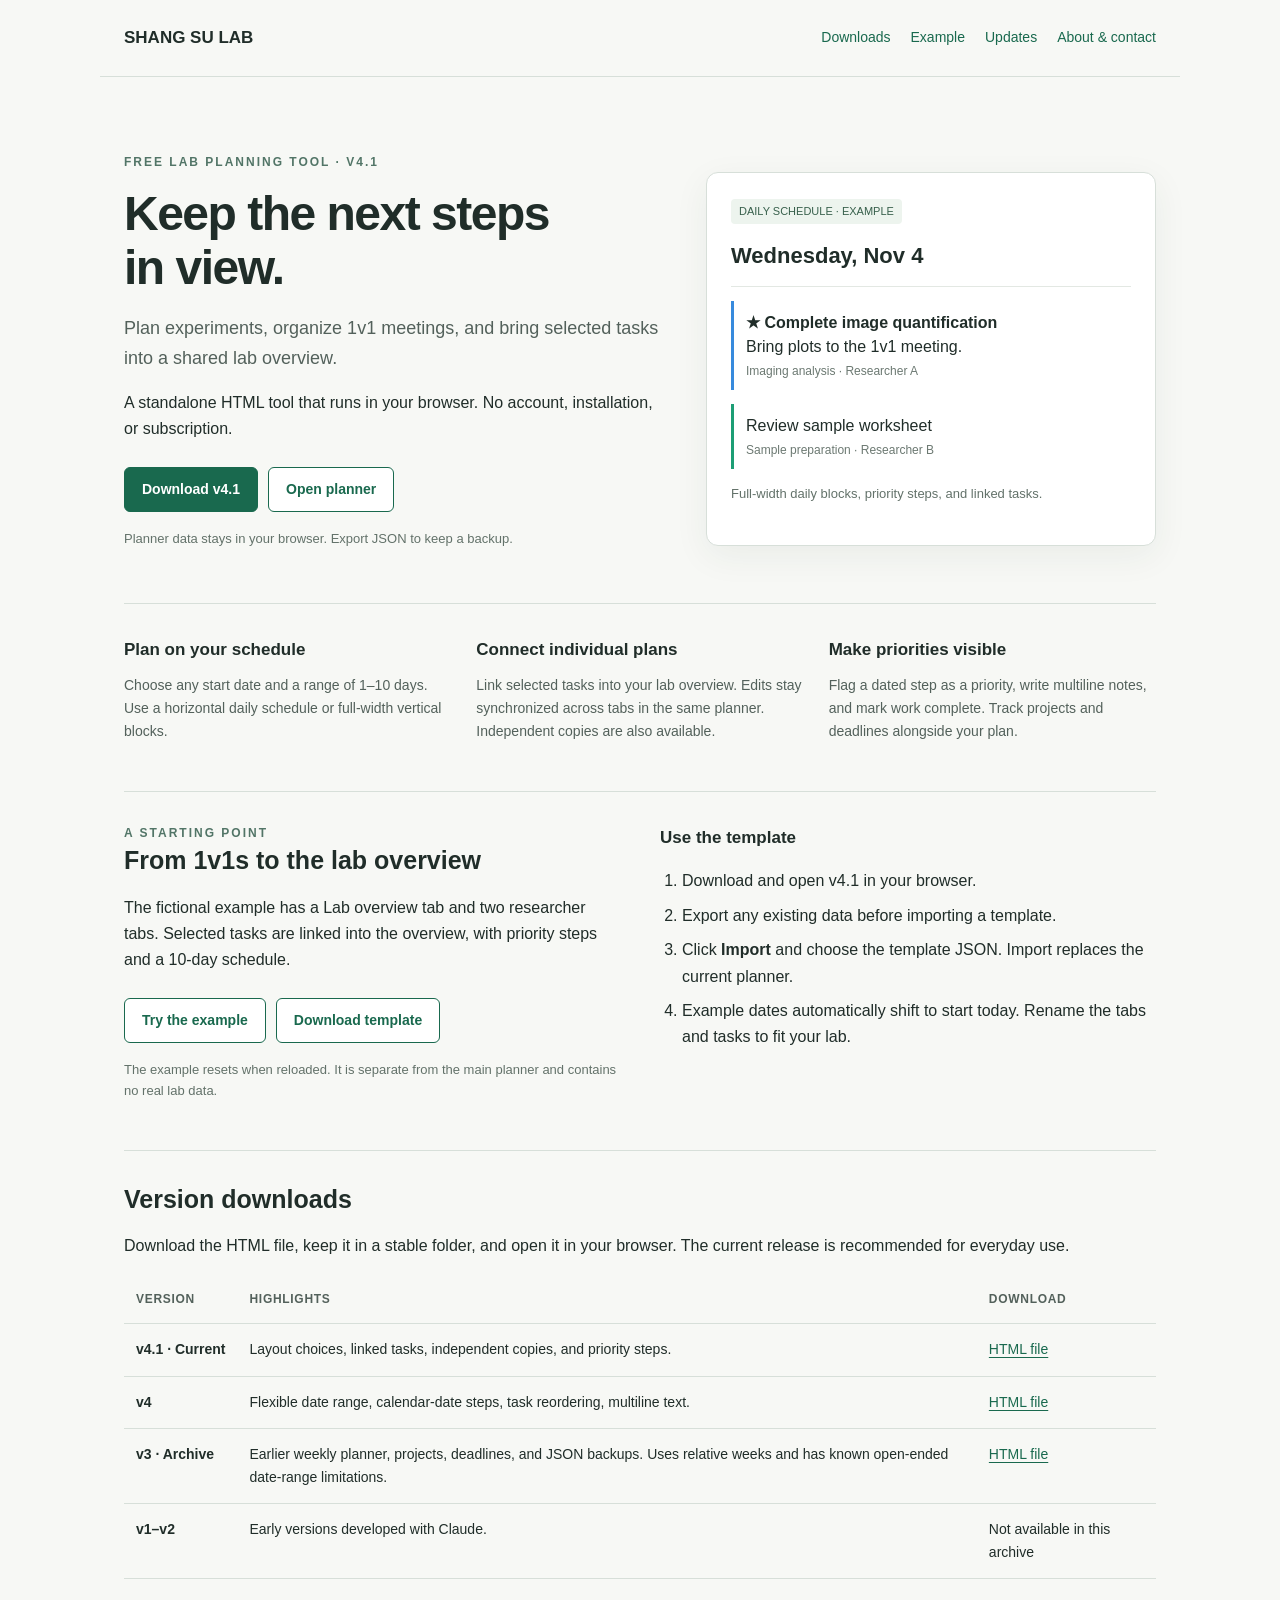
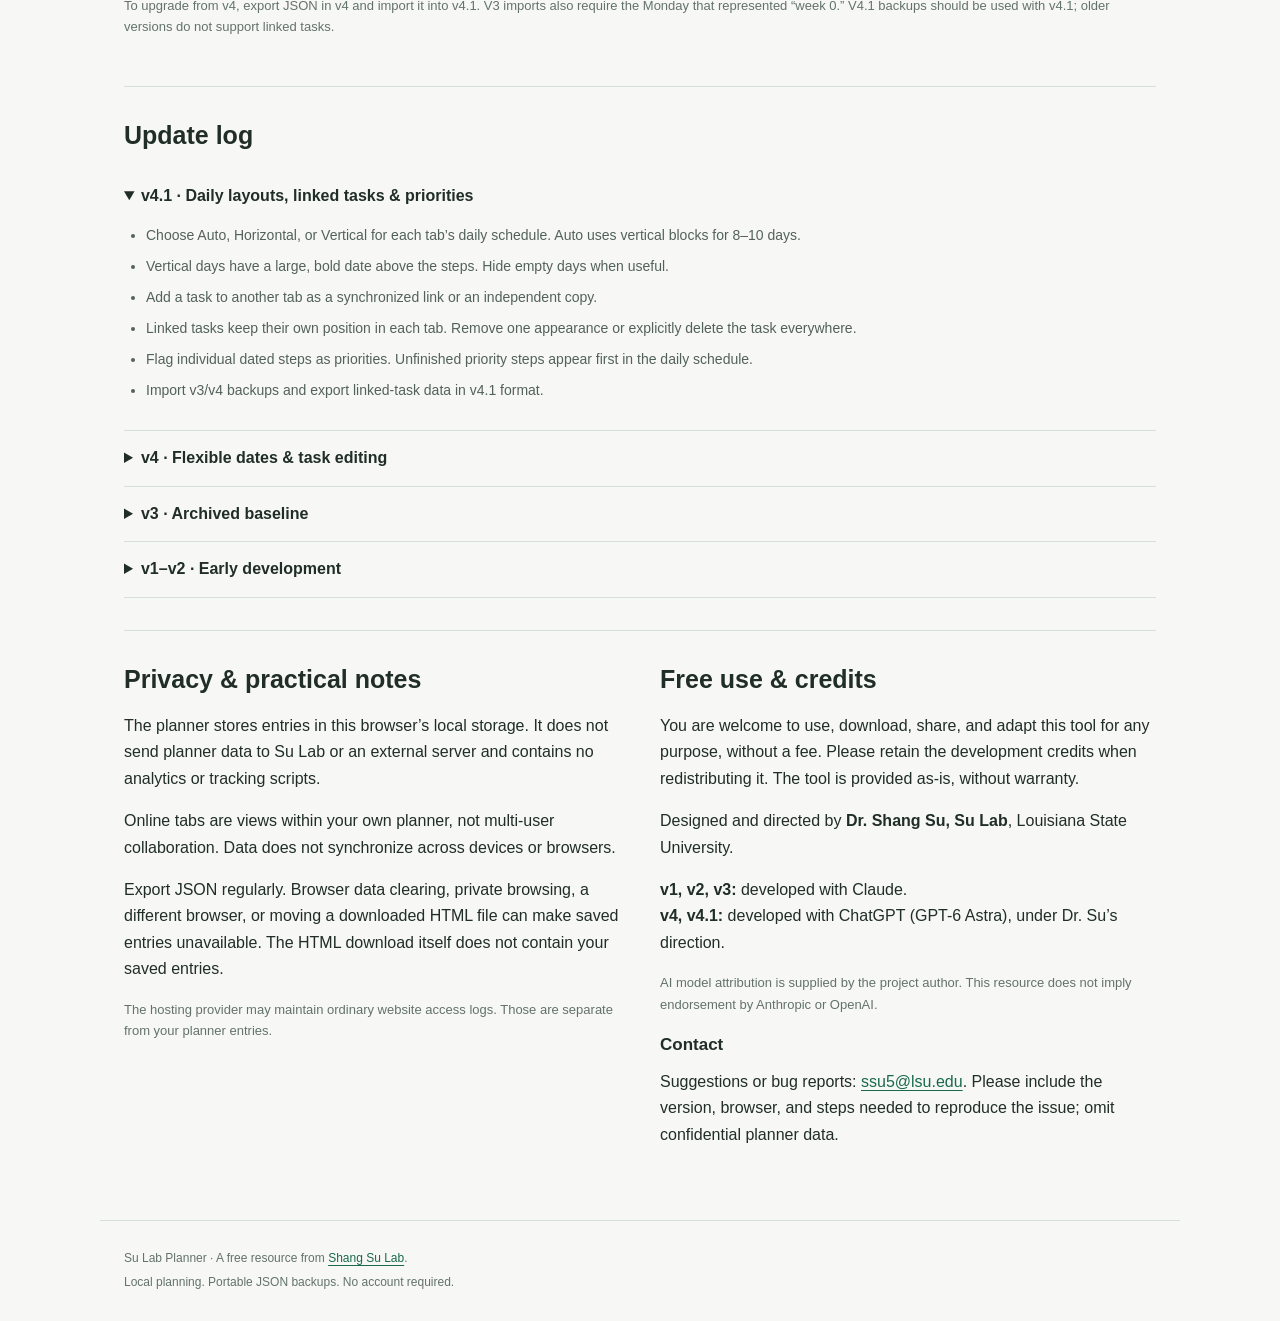
<file: planner/index.html>
<!doctype html>
<html lang="en"><head><meta charset="utf-8"><meta name="viewport" content="width=device-width,initial-scale=1"><meta name="description" content="A free, browser-local planner for lab meetings, experiments, projects and deadlines. Download Su Lab Planner or try the example."><title>Su Lab Planner | Shang Su Lab</title>
<style>
*{box-sizing:border-box}body{margin:0;background:#f7f8f5;color:#202d29;font-family:Arial,Helvetica,sans-serif;line-height:1.65}a{color:#19694e;text-underline-offset:3px}a:hover{color:#104934}header,main,footer{max-width:1080px;margin:auto;padding:24px}header{display:flex;justify-content:space-between;align-items:center;border-bottom:1px solid #d7dfd9;gap:20px}header a{text-decoration:none}nav{display:flex;gap:20px;flex-wrap:wrap;font-size:14px}.brand{font-size:17px;font-weight:700;color:#202d29}.hero{padding:52px 0 38px;display:grid;grid-template-columns:1.2fr 1fr;gap:42px;align-items:center}.eyebrow{text-transform:uppercase;letter-spacing:2px;font-size:12px;color:#527567;font-weight:bold}h1{font-size:48px;letter-spacing:-1.5px;line-height:1.12;margin:14px 0 20px}h2{font-size:25px;line-height:1.3;margin:0 0 18px}h3{font-size:17px;margin:0 0 10px}p{margin:0 0 16px}.lead{font-size:18px;color:#53615b}.buttons{display:flex;gap:10px;flex-wrap:wrap;margin:24px 0 16px}.button{padding:10px 17px;border:1px solid #19694e;border-radius:6px;text-decoration:none;font-weight:bold;font-size:14px;background:#19694e;color:white}.button:hover{background:#104934;color:white}.button.secondary{background:white;color:#19694e}.small{font-size:13px;color:#63726a}.sample{background:white;border:1px solid #d7dfd9;border-radius:12px;padding:24px;box-shadow:0 10px 35px #203a2910}.sample-date{font-size:22px;font-weight:bold;border-bottom:1px solid #e3e8e3;padding-bottom:12px;margin:14px 0}.sample-item{padding:10px 0 10px 12px;border-left:3px solid #378add;margin:14px 0;line-height:1.5}.sample-item.green{border-color:#1d9e75}.sample-item span{display:block;font-size:12px;color:#6c7972;margin-top:3px}.tag{display:inline-block;font-size:11px;background:#edf4ee;border-radius:4px;padding:3px 8px;color:#38604c}.section{padding:32px 0;border-top:1px solid #d7dfd9}.feature-grid{display:grid;grid-template-columns:repeat(3,1fr);gap:25px}.feature-grid p{color:#53615b;font-size:14px}.split{display:grid;grid-template-columns:1fr 1fr;gap:40px}ol,ul{padding-left:22px}li{margin-bottom:8px}.table-wrap{overflow:auto}table{width:100%;border-collapse:collapse;font-size:14px}th,td{text-align:left;vertical-align:top;padding:14px 12px;border-bottom:1px solid #d7dfd9}th{color:#53615b;font-size:12px;text-transform:uppercase;letter-spacing:.7px}td:first-child{font-weight:bold;white-space:nowrap}details{border-bottom:1px solid #d7dfd9;padding:14px 0}summary{cursor:pointer;font-weight:bold}details ul{font-size:14px;color:#53615b}.notice{background:#edf3ed;border-left:3px solid #19694e;padding:16px 20px;border-radius:0 6px 6px 0}footer{font-size:12px;color:#63726a;border-top:1px solid #d7dfd9}footer p{margin:4px 0}@media(max-width:720px){header{align-items:flex-start;flex-direction:column}.hero,.split,.feature-grid{grid-template-columns:1fr}.hero{padding-top:28px;gap:24px}h1{font-size:38px}.feature-grid{gap:14px}header,main,footer{padding:20px}nav{gap:14px}}
</style></head><body>
<header><a class="brand" href="/">SHANG SU LAB</a><nav aria-label="Page navigation"><a href="#downloads">Downloads</a><a href="#example">Example</a><a href="#updates">Updates</a><a href="#about">About & contact</a></nav></header>
<main><section class="hero"><div><div class="eyebrow">Free lab planning tool · v4.1</div><h1>Keep the next steps<br>in view.</h1><p class="lead">Plan experiments, organize 1v1 meetings, and bring selected tasks into a shared lab overview.</p><p>A standalone HTML tool that runs in your browser. No account, installation, or subscription.</p><div class="buttons"><a class="button" href="downloads/su_lab_planner_v4.1.html" download>Download v4.1</a><a class="button secondary" href="app.html">Open planner</a></div><p class="small">Planner data stays in your browser. Export JSON to keep a backup.</p></div>
<div class="sample" aria-label="Illustrative daily schedule"><span class="tag">DAILY SCHEDULE · EXAMPLE</span><div class="sample-date">Wednesday, Nov 4</div><div class="sample-item"><strong>★ Complete image quantification</strong><br>Bring plots to the 1v1 meeting.<span>Imaging analysis · Researcher A</span></div><div class="sample-item green">Review sample worksheet<span>Sample preparation · Researcher B</span></div><p class="small">Full-width daily blocks, priority steps, and linked tasks.</p></div></section>
<section class="section feature-grid" aria-label="Features"><div><h3>Plan on your schedule</h3><p>Choose any start date and a range of 1–10 days. Use a horizontal daily schedule or full-width vertical blocks.</p></div><div><h3>Connect individual plans</h3><p>Link selected tasks into your lab overview. Edits stay synchronized across tabs in the same planner. Independent copies are also available.</p></div><div><h3>Make priorities visible</h3><p>Flag a dated step as a priority, write multiline notes, and mark work complete. Track projects and deadlines alongside your plan.</p></div></section>
<section class="section" id="example"><div class="split"><div><div class="eyebrow">A starting point</div><h2>From 1v1s to the lab overview</h2><p>The fictional example has a Lab overview tab and two researcher tabs. Selected tasks are linked into the overview, with priority steps and a 10-day schedule.</p><div class="buttons"><a class="button secondary" href="example.html">Try the example</a><a href="templates/lab_1v1_template.json" download class="button secondary">Download template</a></div><p class="small">The example resets when reloaded. It is separate from the main planner and contains no real lab data.</p></div><div><h3>Use the template</h3><ol><li>Download and open v4.1 in your browser.</li><li>Export any existing data before importing a template.</li><li>Click <strong>Import</strong> and choose the template JSON. Import replaces the current planner.</li><li>Example dates automatically shift to start today. Rename the tabs and tasks to fit your lab.</li></ol></div></div></section>
<section class="section" id="downloads"><h2>Version downloads</h2><p>Download the HTML file, keep it in a stable folder, and open it in your browser. The current release is recommended for everyday use.</p><div class="table-wrap"><table><thead><tr><th>Version</th><th>Highlights</th><th>Download</th></tr></thead><tbody><tr><td>v4.1 · Current</td><td>Layout choices, linked tasks, independent copies, and priority steps.</td><td><a href="downloads/su_lab_planner_v4.1.html" download>HTML file</a></td></tr><tr><td>v4</td><td>Flexible date range, calendar-date steps, task reordering, multiline text.</td><td><a href="downloads/su_lab_planner_v4.html" download>HTML file</a></td></tr><tr><td>v3 · Archive</td><td>Earlier weekly planner, projects, deadlines, and JSON backups. Uses relative weeks and has known open-ended date-range limitations.</td><td><a href="downloads/su_lab_planner_v3.html" download>HTML file</a></td></tr><tr><td>v1–v2</td><td>Early versions developed with Claude.</td><td>Not available in this archive</td></tr></tbody></table></div><p class="small" style="margin-top:16px">To upgrade from v4, export JSON in v4 and import it into v4.1. V3 imports also require the Monday that represented “week 0.” V4.1 backups should be used with v4.1; older versions do not support linked tasks.</p></section>
<section class="section" id="updates"><h2>Update log</h2><details open><summary>v4.1 · Daily layouts, linked tasks & priorities</summary><ul><li>Choose Auto, Horizontal, or Vertical for each tab’s daily schedule. Auto uses vertical blocks for 8–10 days.</li><li>Vertical days have a large, bold date above the steps. Hide empty days when useful.</li><li>Add a task to another tab as a synchronized link or an independent copy.</li><li>Linked tasks keep their own position in each tab. Remove one appearance or explicitly delete the task everywhere.</li><li>Flag individual dated steps as priorities. Unfinished priority steps appear first in the daily schedule.</li><li>Import v3/v4 backups and export linked-task data in v4.1 format.</li></ul></details><details><summary>v4 · Flexible dates & task editing</summary><ul><li>Choose a 1–10-day range beginning on any date; open on today by default.</li><li>Store steps by calendar date and reorder task rows.</li><li>Fix start-only and end-only active date ranges.</li><li>Remove the step character limit and support line breaks.</li></ul></details><details><summary>v3 · Archived baseline</summary><p>Weekly planner tabs, project milestones, deadlines, history, JSON import/export, and print-to-PDF.</p></details><details><summary>v1–v2 · Early development</summary><p>Earlier iterations developed with Claude. Detailed release notes and files are not included in this archive.</p></details></section>
<section class="section" id="about"><div class="split"><div><h2>Privacy & practical notes</h2><p>The planner stores entries in this browser’s local storage. It does not send planner data to Su Lab or an external server and contains no analytics or tracking scripts.</p><p>Online tabs are views within your own planner, not multi-user collaboration. Data does not synchronize across devices or browsers.</p><p>Export JSON regularly. Browser data clearing, private browsing, a different browser, or moving a downloaded HTML file can make saved entries unavailable. The HTML download itself does not contain your saved entries.</p><p class="small">The hosting provider may maintain ordinary website access logs. Those are separate from your planner entries.</p></div><div><h2>Free use & credits</h2><p>You are welcome to use, download, share, and adapt this tool for any purpose, without a fee. Please retain the development credits when redistributing it. The tool is provided as-is, without warranty.</p><p>Designed and directed by <strong>Dr. Shang Su, Su Lab</strong>, Louisiana State University.</p><p><strong>v1, v2, v3:</strong> developed with Claude.<br><strong>v4, v4.1:</strong> developed with ChatGPT (GPT-6 Astra), under Dr. Su’s direction.</p><p class="small">AI model attribution is supplied by the project author. This resource does not imply endorsement by Anthropic or OpenAI.</p><h3>Contact</h3><p>Suggestions or bug reports: <a href="mailto:ssu5@lsu.edu">ssu5@lsu.edu</a>. Please include the version, browser, and steps needed to reproduce the issue; omit confidential planner data.</p></div></div></section>
</main><footer><p>Su Lab Planner · A free resource from <a href="/">Shang Su Lab</a>.</p><p>Local planning. Portable JSON backups. No account required.</p></footer></body></html>
</file>
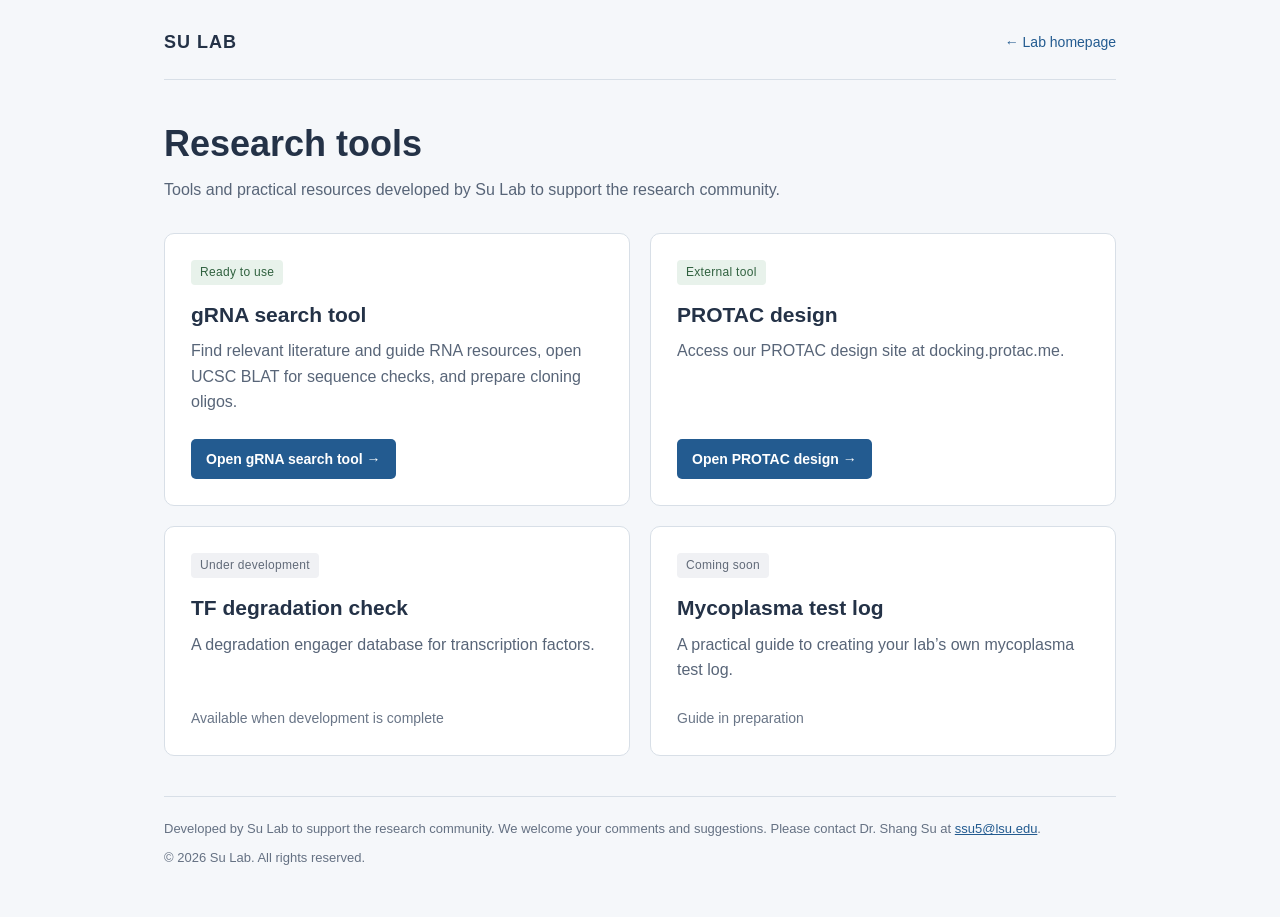
<file: tool/index.html>
<!DOCTYPE html>
<html lang="en">
<head>
<meta charset="UTF-8">
<meta name="viewport" content="width=device-width, initial-scale=1">
<title>Research Tools | Su Lab</title>
<meta name="description" content="Research tools from Su Lab: gRNA search, PROTAC design, and upcoming resources for transcription factor degradation and mycoplasma test logging.">
<style>
*{box-sizing:border-box}body{margin:0;background:#f5f7fa;color:#243247;font-family:Arial,Helvetica,sans-serif;line-height:1.6}a{color:#235b90}a:focus-visible{outline:3px solid #b77c15;outline-offset:5px}.wrap{max-width:1000px;margin:0 auto;padding:28px 24px 40px}nav{display:flex;justify-content:space-between;align-items:center;padding-bottom:22px;border-bottom:1px solid #d8dfe7;gap:16px}nav a{text-decoration:none;font-size:14px}.brand{font-size:18px;font-weight:bold;letter-spacing:1px;color:#243247}header{padding:42px 0 30px}h1{font-size:36px;line-height:1.2;margin:0 0 12px}header p{max-width:650px;margin:0;color:#586578}.grid{display:grid;grid-template-columns:repeat(2,minmax(0,1fr));gap:20px}.card{background:#fff;border:1px solid #d8dfe7;border-radius:10px;padding:26px;display:flex;flex-direction:column;align-items:flex-start}.status{font-size:12px;letter-spacing:.3px;border-radius:4px;padding:3px 9px;background:#e8f2eb;color:#30613f}.status.pending{background:#f0f1f4;color:#616a78}h2{font-size:21px;line-height:1.35;margin:16px 0 9px}.card p{margin:0 0 24px;color:#586578}.action{margin-top:auto;display:inline-block;border-radius:5px;padding:9px 15px;background:#235b90;color:white;text-decoration:none;font-size:14px;font-weight:bold}.action:hover{background:#19466f}.pending-label{margin-top:auto;color:#697587;font-size:14px}footer{margin-top:40px;padding-top:22px;border-top:1px solid #d8dfe7;color:#657183;font-size:13px}footer p{margin:0 0 8px}@media(max-width:640px){.grid{grid-template-columns:1fr}.wrap{padding:20px 18px 30px}header{padding:30px 0 24px}h1{font-size:30px}.card{padding:22px}}
</style>
</head>
<body>
<div class="wrap">
<nav aria-label="Site navigation"><a class="brand" href="/">SU LAB</a><a href="/">← Lab homepage</a></nav>
<header><h1>Research tools</h1><p>Tools and practical resources developed by Su Lab to support the research community.</p></header>
<main class="grid">
<article class="card">
<span class="status">Ready to use</span>
<h2>gRNA search tool</h2>
<p>Find relevant literature and guide RNA resources, open UCSC BLAT for sequence checks, and prepare cloning oligos.</p>
<a class="action" href="/tool/gRNA/">Open gRNA search tool →</a>
</article>
<article class="card">
<span class="status">External tool</span>
<h2>PROTAC design</h2>
<p>Access our PROTAC design site at docking.protac.me.</p>
<a class="action" href="https://docking.protac.me/">Open PROTAC design →</a>
</article>
<article class="card">
<span class="status pending">Under development</span>
<h2>TF degradation check</h2>
<p>A degradation engager database for transcription factors.</p>
<span class="pending-label">Available when development is complete</span>
</article>
<article class="card">
<span class="status pending">Coming soon</span>
<h2>Mycoplasma test log</h2>
<p>A practical guide to creating your lab’s own mycoplasma test log.</p>
<span class="pending-label">Guide in preparation</span>
</article>
</main>
<footer>
<p>Developed by Su Lab to support the research community. We welcome your comments and suggestions. Please contact Dr. Shang Su at <a href="mailto:ssu5@lsu.edu">ssu5@lsu.edu</a>.</p>
<p>© 2026 Su Lab. All rights reserved.</p>
</footer>
</div>
</body>
</html>
</file>
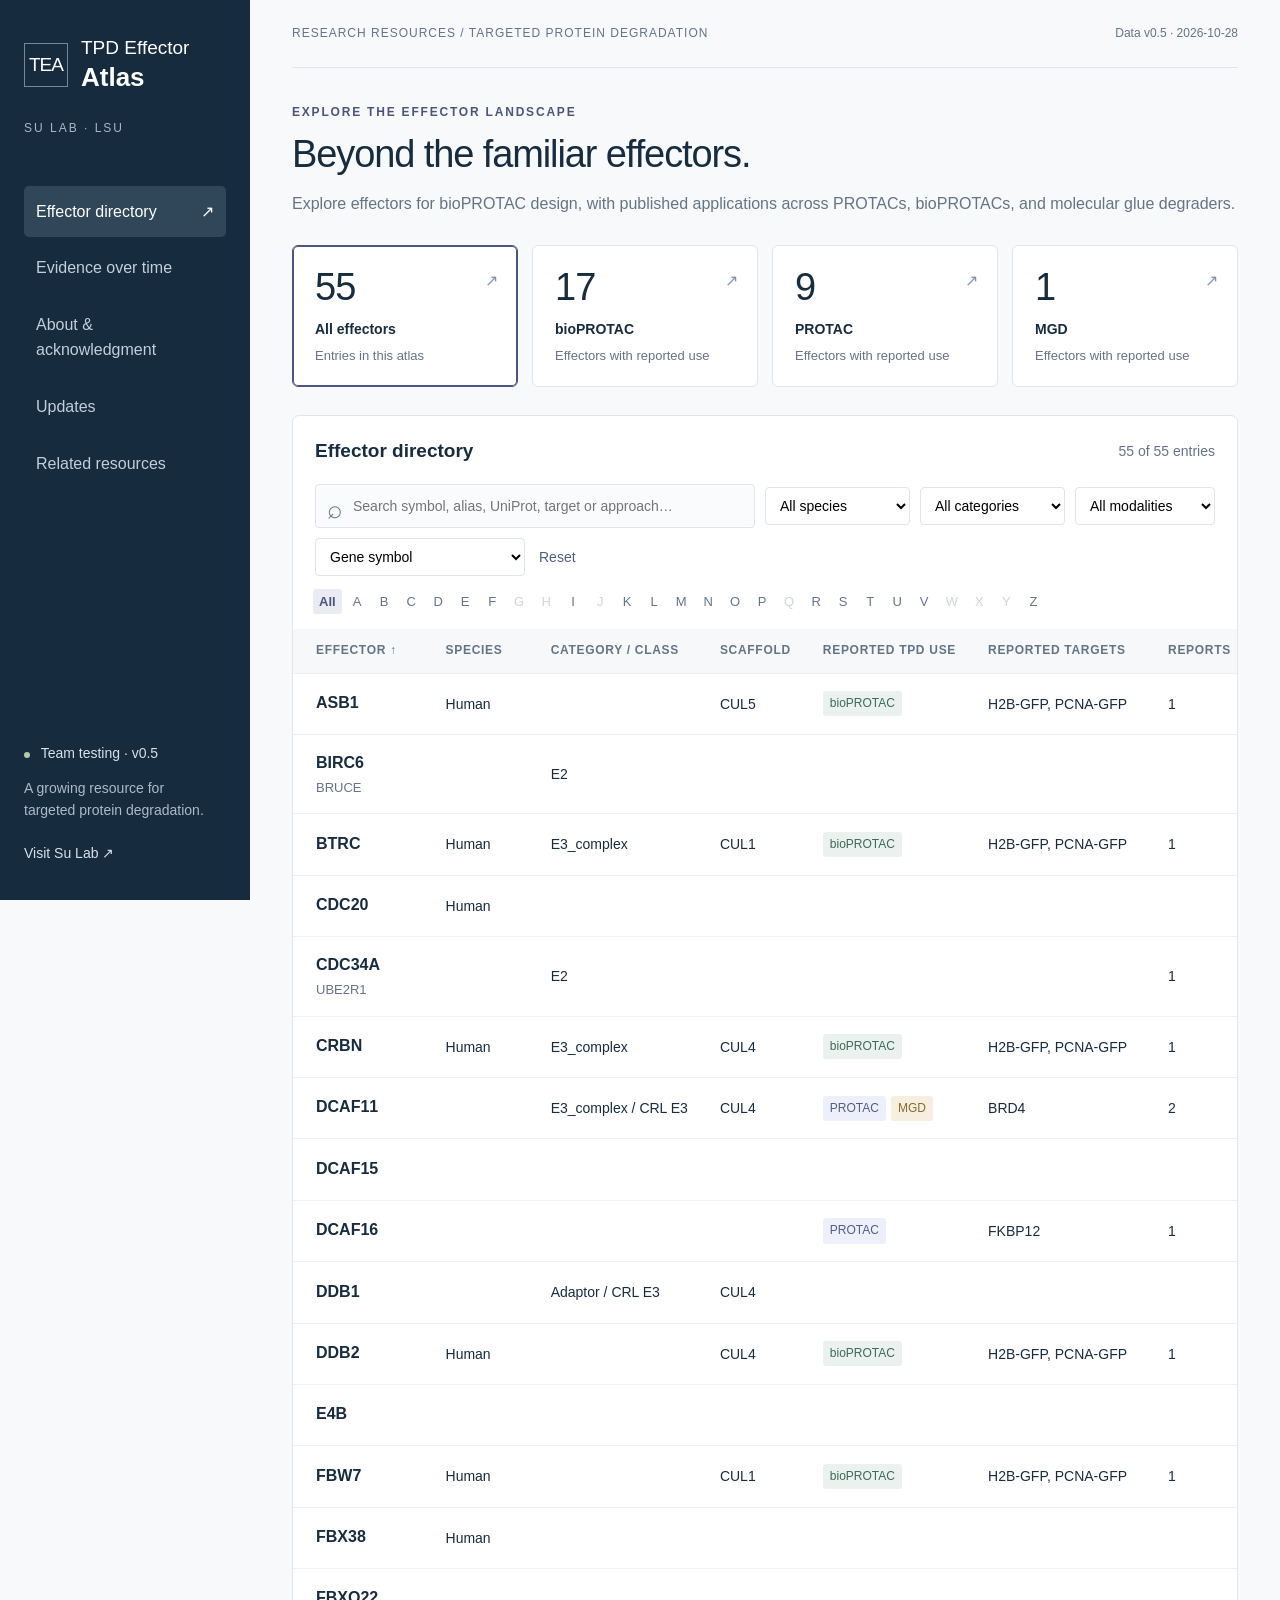
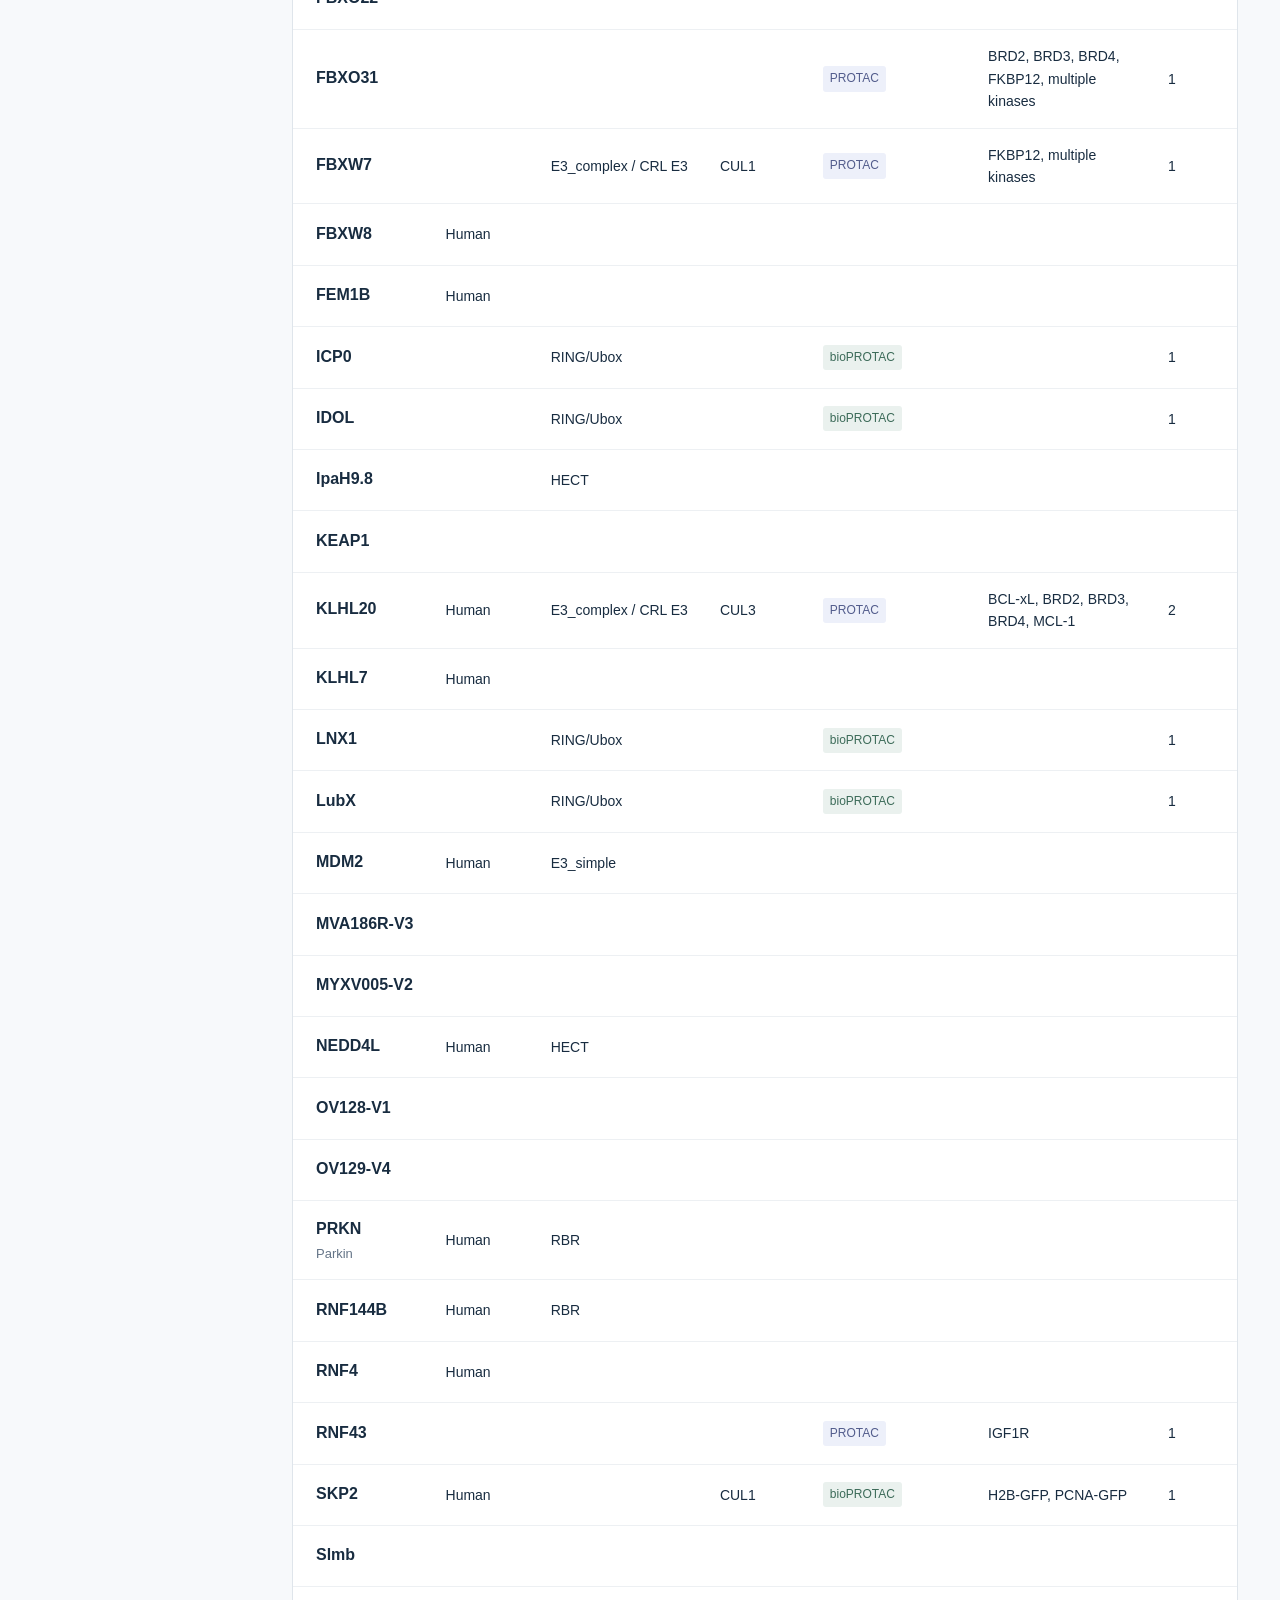
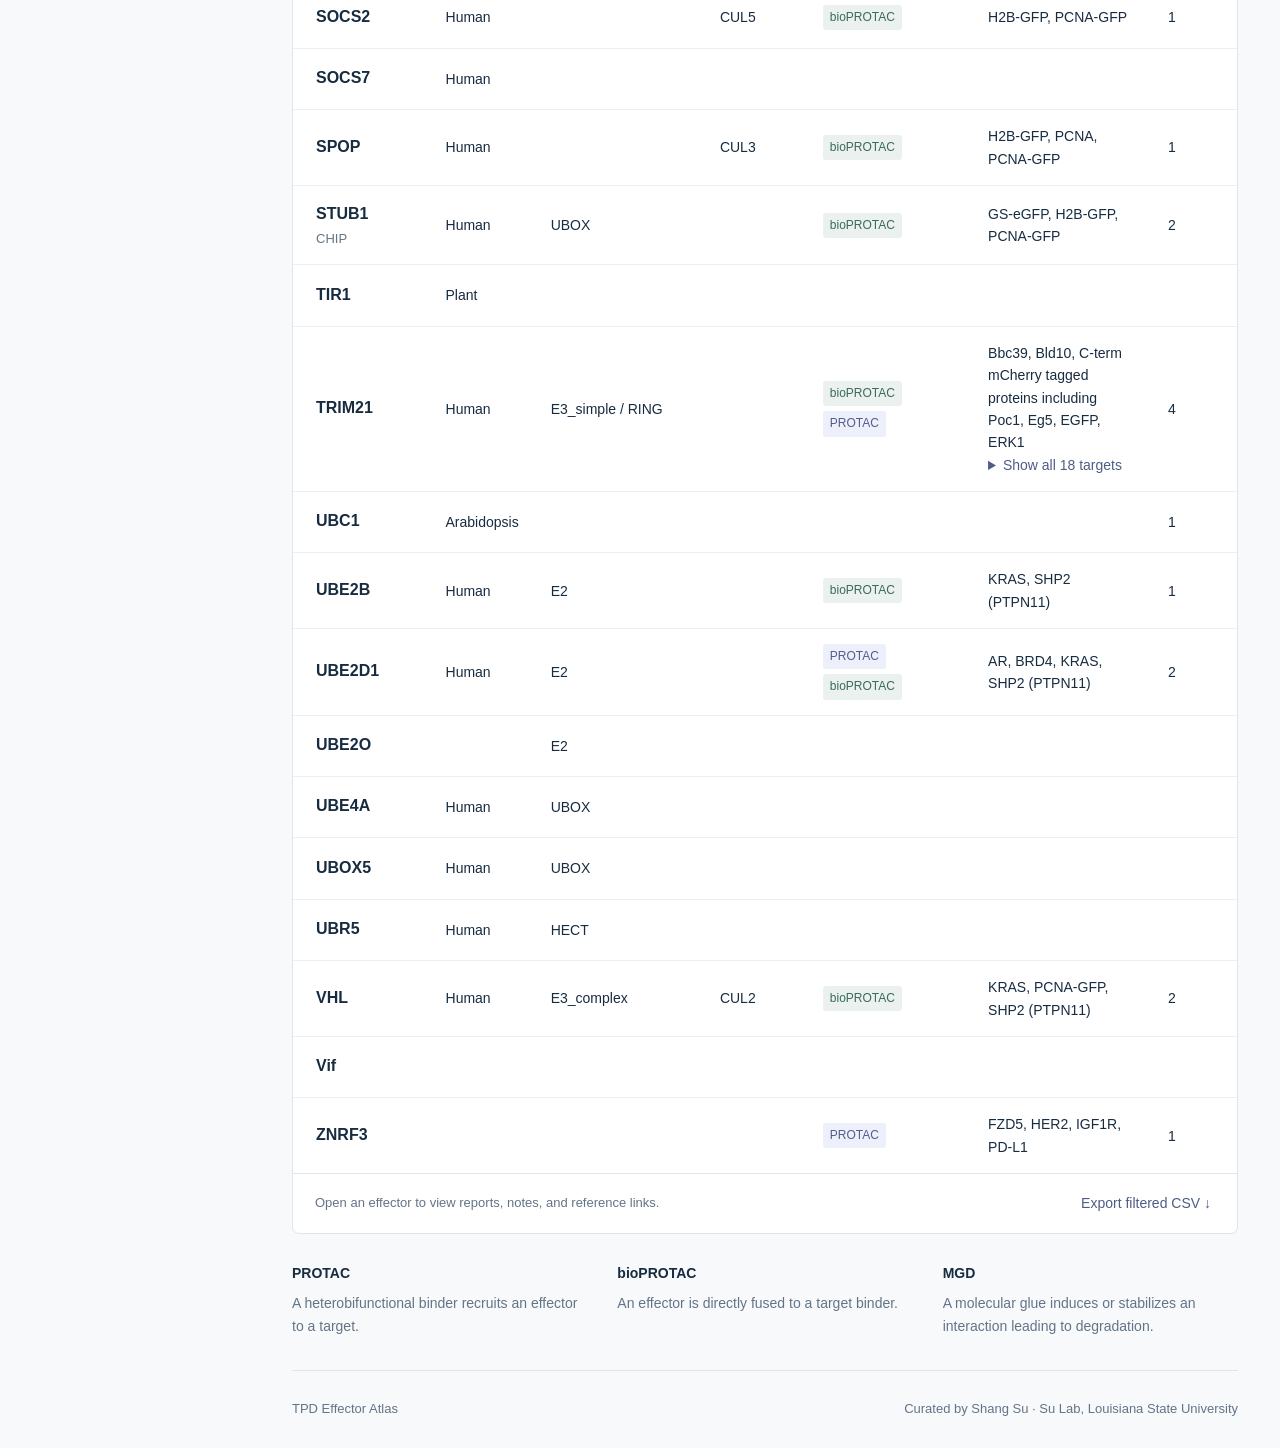
<file: tpd-effector-atlas/index.html>
<!doctype html>
<html lang="en"><head><meta charset="utf-8"><meta name="viewport" content="width=device-width, initial-scale=1"><meta name="description" content="An effector-centered atlas of targeted protein degradation approaches, curated by the Su Lab."><title>TPD Effector Atlas · Su Lab</title><link rel="stylesheet" href="style.css"><script src="data.js" defer></script><script src="core.js" defer></script><script src="app.js" defer></script></head>
<body>
<aside class="sidebar"><a class="brand" href="#"><span class="brand-icon">TEA</span><span>TPD Effector<br><strong>Atlas</strong></span></a><div class="sidebar-caption">SU LAB · LSU</div><nav aria-label="Main navigation"><button data-view="directory" class="nav active">Effector directory <span>↗</span></button><button data-view="trends" class="nav">Evidence over time</button><button data-view="about" class="nav">About & acknowledgment</button><button data-view="updates" class="nav">Updates</button><button data-view="resources" class="nav">Related resources</button></nav><div class="sidebar-bottom"><span class="dot"></span> <span id="sidebar-release">Team testing · v0.5</span><p>A growing resource for<br>targeted protein degradation.</p><a href="https://sushanglab.com" target="_blank" rel="noopener">Visit Su Lab ↗</a></div></aside>
<main>
<header class="topbar"><span>RESEARCH RESOURCES / TARGETED PROTEIN DEGRADATION</span><span id="version">Updated 28 Oct 2026</span></header>
<section id="directory" class="view"><div class="intro"><div><div class="eyebrow">EXPLORE THE EFFECTOR LANDSCAPE</div><h1>Beyond the familiar effectors.</h1><p>Explore effectors for bioPROTAC design, with published applications across PROTACs, bioPROTACs, and molecular glue degraders.</p></div></div>
<div id="stats" class="stats" aria-label="Dataset summary"></div>

<section class="directory-panel"><div class="panel-title"><h2>Effector directory</h2><span id="result-count" aria-live="polite"></span></div><div class="filters"><div class="search-wrap"><span aria-hidden="true">⌕</span><input id="search" type="search" name="tea-effector-query" autocomplete="off" autocapitalize="off" spellcheck="false" aria-label="Search effectors" placeholder="Search symbol, alias, UniProt, target or approach…"></div><select id="species" aria-label="Filter by species"><option value="">All species</option></select><select id="category" aria-label="Filter by category"><option value="">All categories</option></select><select id="modality" aria-label="Filter by modality"><option value="">All modalities</option><option>PROTAC</option><option>bioPROTAC</option><option>MGD</option><option>Other</option></select><select id="order" aria-label="Sort directory"><option value="symbol">Gene symbol</option><option value="papers">bioPROTAC publications</option><option value="recent">bioPROTAC publications: last 3 years</option></select><button id="clear" class="text-button">Reset</button></div><div class="alpha" id="alpha" aria-label="Browse by first letter"></div><div class="table-scroll"><table><thead><tr><th><button id="sort">Effector <span id="sort-arrow">↑</span></button></th><th>Species</th><th>Category / class</th><th>Scaffold</th><th>Reported TPD use</th><th>Reported targets</th><th>Reports</th><th></th></tr></thead><tbody id="rows"></tbody></table></div><div id="empty" hidden>No effectors match these filters. <button class="text-button" id="empty-reset">Reset filters</button></div><div class="table-footer"><span>Open an effector to view reports, notes, and reference links.</span><button class="text-button" id="export-filter">Export filtered CSV ↓</button></div></section>
<div class="definitions"><div><b>PROTAC</b><p>A heterobifunctional binder recruits an effector to a target.</p></div><div><b>bioPROTAC</b><p>An effector is directly fused to a target binder.</p></div><div><b>MGD</b><p>A molecular glue induces or stabilizes an interaction leading to degradation.</p></div></div></section>
<section id="resources" class="view" hidden><div class="eyebrow">CONNECT THE EVIDENCE</div><h1>Related resources</h1><p class="lede">Complementary resources for effector biology, chemistry, and protein regulation.</p><div class="resource-grid" id="resource-grid"></div><div id="screening-resources"></div></section>

<section id="trends" class="view" hidden><div class="eyebrow">REPORTED APPLICATIONS</div><h1>Evidence over time</h1><p class="lede">Follow publication activity and the expanding repertoire of effectors.</p>
<div class="trend-controls"><label>Modality <select id="trend-modality"><option>bioPROTAC</option><option>PROTAC</option><option>MGD</option></select></label><label>Effector <select id="trend-effector"><option value="">All effectors</option></select></label><button class="text-button" id="trend-export">Download chart data ↓</button></div>
<p class="method-note" id="trend-note"></p><div class="chart-grid"><article class="info-card"><h2 id="pub-chart-title">Publications by year</h2><div id="pub-chart"></div></article><article class="info-card"><h2 id="eff-chart-title">Effector repertoire</h2><div id="eff-chart"></div></article></div>
<div class="info-card"><h2 id="year-title">Reports in selected year</h2><div id="year-reports"><p>Select a year in either chart to view its reports.</p></div></div>
<div class="info-card"><h2>Reported applications by effector</h2><p class="method-note">Publication counts describe the curated evidence, not comparative performance. Select an effector name to view its timeline.</p><div class="table-scroll"><table><thead><tr><th>Effector</th><th>Publications</th><th id="recent-label">Last 3 years</th><th>Distinct target labels</th><th></th></tr></thead><tbody id="evidence-rows"></tbody></table></div></div>
<details class="info-card"><summary>Counting methods</summary><p>Publications are deduplicated by PMID, DOI, or normalized reference text within each modality. One paper testing several effectors counts once in the annual publication chart and once for each effector in its own publication count. Use a consistent PMID or DOI across records of the same paper. A paper cited only by DOI in one row and PMID in another requires curator reconciliation.</p><p>Effector timelines use stable Atlas IDs and the earliest dated qualifying report in this dataset. Different constructs do not create additional effectors. Reports need a reference, a publication year, and status “yes” to enter the time curves. Missing years are not inferred. Conflicting years for one reference use the earliest entered year and should be reviewed. The last-three-years window includes the release year and its two preceding calendar years.</p><p>PROTAC references are selectively curated; their counts should not be interpreted as complete field coverage or directly compared with bioPROTAC coverage. Counts include different effector classes, including E2s. Notes and limitations remain attached to individual reports.</p></details></section>
<section id="about" class="view" hidden><div class="eyebrow">SU LAB · LOUISIANA STATE UNIVERSITY</div><h1>About & acknowledgment</h1><div class="info-card"><h2>A resource for bioPROTAC design</h2><p>The TPD Effector Atlas organizes published applications of effectors in targeted protein degradation, with an emphasis on bioPROTACs and genetically encoded approaches. It connects effector identities, reported targets, constructs and experimental notes to original publications.</p><p>Developed and maintained by Shang Su and the Su Laboratory, Department of Comparative Biomedical Sciences, School of Veterinary Medicine, Louisiana State University.</p><p>Coverage is evolving. Reported applications are evidence of use in a defined system, not a ranking of effectiveness. PROTAC coverage includes representative references and reported targets; visit PROTAC-DB for detailed chemical information.</p><p>Classification follows recruitment mechanism: PROTAC uses a heterobifunctional binder to bridge effector and target; bioPROTAC directly fuses the effector to a target binder; MGD induces or stabilizes a degradation-associated interaction. Genetic encoding alone does not determine the category.</p></div><div class="info-card"><h2>Acknowledge this resource</h2><p>If this resource supports your work, please acknowledge the Atlas and cite the original studies relevant to your experiments.</p><blockquote id="acknowledgment"></blockquote><button class="button secondary" id="copy-ack">Copy acknowledgment</button><span id="copy-status" role="status"></span></div><div class="info-card"><h2>Contribute a report or correction</h2><p>We welcome missing publications, corrections and suggestions from colleagues. Please include the TEA record ID, publication reference, and proposed change where possible.</p><a href="mailto:ssu5@lsu.edu?subject=TPD%20Effector%20Atlas%3A%20correction%20or%20contribution">Contact Shang Su · ssu5@lsu.edu</a></div></section>
<section id="updates" class="view" hidden><div class="eyebrow">RELEASE HISTORY</div><h1>Updates</h1><div id="release-list"></div></section>
<footer>TPD Effector Atlas <span>Curated by Shang Su · Su Lab, Louisiana State University</span></footer>
</main>
<dialog id="detail"><div class="dialog-top"><span>Effector record</span><button id="close" aria-label="Close effector details">✕</button></div><div id="detail-body"></div></dialog>
</body></html>
</file>
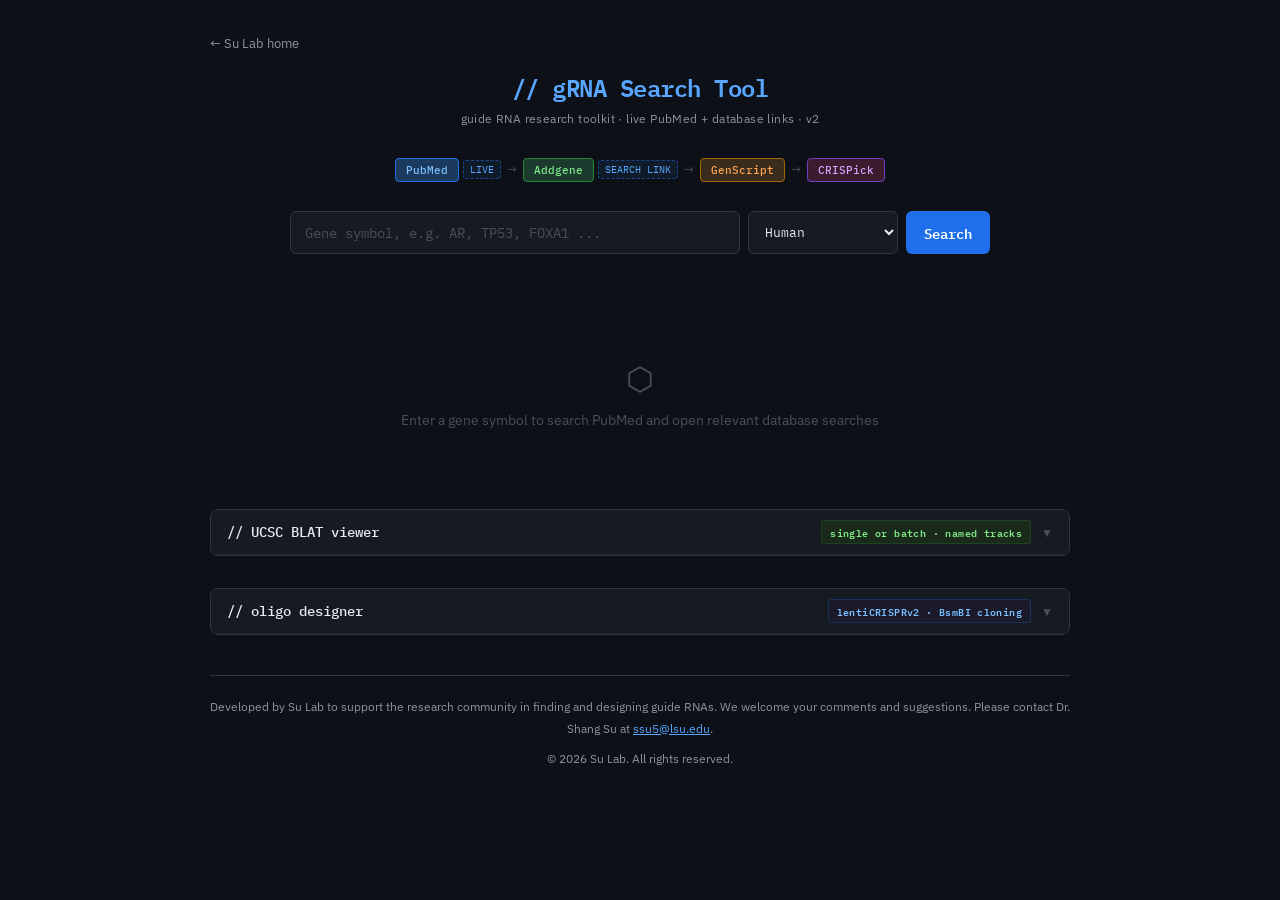
<file: tool/gRNA/index.html>
<!DOCTYPE html>
<html lang="en">
<head>
<meta charset="UTF-8">
<meta name="viewport" content="width=device-width, initial-scale=1.0">
<title>gRNA Finder v2</title>
<style>
@import url('https://fonts.googleapis.com/css2?family=IBM+Plex+Mono:wght@400;500;600&family=IBM+Plex+Sans:wght@400;500&display=swap');
*{box-sizing:border-box;margin:0;padding:0}
body{font-family:'IBM Plex Sans',sans-serif;background:#0d1117;color:#e6edf3;min-height:100vh;padding:2rem 1.5rem}
.header{text-align:center;margin-bottom:2rem}
.header h1{font-family:'IBM Plex Mono',monospace;font-size:1.5rem;font-weight:600;color:#58a6ff;margin-bottom:0.3rem;letter-spacing:-0.5px}
.header .sub{font-size:0.75rem;color:#8b949e;letter-spacing:0.4px}
.pipeline-bar{display:flex;align-items:center;justify-content:center;gap:4px;margin-bottom:1.8rem;flex-wrap:wrap}
.ps{font-size:0.68rem;font-family:'IBM Plex Mono',monospace;padding:4px 10px;border-radius:4px;font-weight:500}
.ps.lit{background:#1c3a5e;color:#79c0ff;border:1px solid #1f6feb}
.ps.add{background:#1c3a2e;color:#7ee787;border:1px solid #238636}
.ps.gen{background:#3a2c1c;color:#ffa657;border:1px solid #9e6a03}
.ps.crp{background:#3a1c2e;color:#d2a8ff;border:1px solid #6e40c9}
.badge-live{font-size:0.6rem;padding:2px 6px;background:#1c3a5e44;color:#58a6ff;border:1px dashed #1f6feb88;border-radius:3px;font-family:'IBM Plex Mono',monospace}
.pa{color:#484f58;font-size:0.75rem;padding:0 2px}
.search-row{display:flex;gap:8px;max-width:700px;margin:0 auto 1.2rem;flex-wrap:wrap}
.search-row input{flex:1;min-width:160px;background:#161b22;border:1px solid #30363d;border-radius:6px;color:#e6edf3;font-family:'IBM Plex Mono',monospace;font-size:0.9rem;padding:10px 14px;outline:none;transition:border-color 0.2s}
.search-row input:focus{border-color:#58a6ff}
.search-row input::placeholder{color:#484f58}
select{background:#161b22;border:1px solid #30363d;border-radius:6px;color:#e6edf3;font-family:'IBM Plex Mono',monospace;font-size:0.82rem;padding:10px 12px;outline:none;cursor:pointer}
select:focus{border-color:#58a6ff}
button.primary{background:#1f6feb;border:none;border-radius:6px;color:#fff;cursor:pointer;font-family:'IBM Plex Mono',monospace;font-size:0.85rem;font-weight:600;padding:10px 18px;transition:background 0.15s;white-space:nowrap}
button.primary:hover{background:#388bfd}
button.primary:disabled{background:#21262d;color:#484f58;cursor:not-allowed}
.status-line{max-width:700px;margin:0 auto 1.2rem;font-size:0.78rem;color:#8b949e;font-family:'IBM Plex Mono',monospace;min-height:1.4em;display:flex;align-items:center;gap:8px}
.dot-pulse{display:inline-flex;gap:4px}
.dot-pulse span{width:5px;height:5px;border-radius:50%;background:#58a6ff;animation:pulse 1.2s infinite ease-in-out}
.dot-pulse span:nth-child(2){animation-delay:0.2s}
.dot-pulse span:nth-child(3){animation-delay:0.4s}
@keyframes pulse{0%,80%,100%{opacity:0.2;transform:scale(0.8)}40%{opacity:1;transform:scale(1)}}
.results{max-width:860px;margin:0 auto}
.tier-section{margin-bottom:1.2rem}
.tier-header{display:flex;align-items:center;gap:10px;padding:9px 14px;border-radius:6px 6px 0 0;border-bottom:1px solid}
.tier-badge{font-size:0.65rem;font-weight:600;letter-spacing:0.5px;padding:2px 7px;border-radius:3px;text-transform:uppercase;font-family:'IBM Plex Mono',monospace}
.tier-title{font-family:'IBM Plex Mono',monospace;font-size:0.82rem;font-weight:500;flex:1}
.tier-sub{font-size:0.68rem;color:#8b949e}
.tier-body{background:#161b22;border:1px solid #21262d;border-top:none;border-radius:0 0 6px 6px;padding:1rem}
.tier-note{font-size:0.73rem;color:#8b949e;margin-bottom:10px;line-height:1.6}
.tier-lit .tier-header{background:#0d1f38;border-color:#1f6feb}
.tier-lit .tier-badge{background:#1f6feb22;color:#79c0ff}
.tier-add .tier-header{background:#0d2218;border-color:#238636}
.tier-add .tier-badge{background:#23863622;color:#7ee787}
.tier-gen .tier-header{background:#1f1a0d;border-color:#9e6a03}
.tier-gen .tier-badge{background:#9e6a0322;color:#ffa657}
.tier-crp .tier-header{background:#1a0d26;border-color:#6e40c9}
.tier-crp .tier-badge{background:#6e40c922;color:#d2a8ff}
.paper-card{background:#0d1117;border:1px solid #21262d;border-radius:6px;padding:10px 14px;margin-bottom:7px;transition:border-color 0.15s}
.paper-card:hover{border-color:#30363d}
.paper-card:last-child{margin-bottom:0}
.paper-title{font-size:0.82rem;color:#e6edf3;line-height:1.5;margin-bottom:6px}
.paper-meta{font-size:0.7rem;color:#8b949e;display:flex;flex-wrap:wrap;gap:8px;align-items:center}
.paper-meta a{color:#58a6ff;text-decoration:none}
.paper-meta a:hover{text-decoration:underline}
.chip{background:#21262d;border-radius:3px;padding:2px 7px;color:#8b949e;font-family:'IBM Plex Mono',monospace;font-size:0.68rem}
.chip.blue{color:#79c0ff;background:#1c3a5e}
.addgene-card{background:#0d1117;border:1px solid #21262d;border-radius:6px;padding:10px 14px;margin-bottom:7px;transition:border-color 0.15s}
.addgene-card:hover{border-color:#238636}
.addgene-card:last-child{margin-bottom:0}
.addgene-name{font-size:0.82rem;color:#e6edf3;margin-bottom:6px;font-family:'IBM Plex Mono',monospace}
.addgene-meta{font-size:0.7rem;color:#8b949e;display:flex;flex-wrap:wrap;gap:8px;align-items:center}
.addgene-meta a{color:#7ee787;text-decoration:none}
.addgene-meta a:hover{text-decoration:underline}
.source-links{display:flex;flex-wrap:wrap;gap:8px;margin-top:10px}
.src-btn{display:inline-flex;align-items:center;gap:4px;font-size:0.72rem;font-family:'IBM Plex Mono',monospace;padding:5px 10px;border-radius:4px;text-decoration:none;border:1px solid;transition:opacity 0.15s}
.src-btn:hover{opacity:0.7}
.src-btn.s-lit{color:#79c0ff;border-color:#1f6feb44;background:#1f6feb11}
.src-btn.s-add{color:#7ee787;border-color:#23863644;background:#23863611}
.src-btn.s-gen{color:#ffa657;border-color:#9e6a0344;background:#9e6a0311}
.src-btn.s-crp{color:#d2a8ff;border-color:#6e40c944;background:#6e40c911}
.empty-state{text-align:center;padding:3rem 1rem;color:#484f58;font-size:0.85rem}
.empty-icon{font-size:2rem;margin-bottom:0.75rem}
.error-box{background:#3a1c1c;border:1px solid #a32d2d;border-radius:6px;padding:10px 14px;font-size:0.8rem;color:#ff7b72}
.val-note{background:#1f1a0d;border:1px solid #9e6a0333;border-radius:6px;padding:8px 12px;font-size:0.72rem;color:#8b949e;margin-top:1.5rem;max-width:860px;margin-left:auto;margin-right:auto;display:none}
.val-note strong{color:#ffa657}
.val-note a{color:#ffa657}
.no-results{font-size:0.78rem;color:#484f58;padding:4px 0}
.copy-btn{background:none;border:1px solid #30363d;border-radius:3px;color:#8b949e;cursor:pointer;font-family:'IBM Plex Mono',monospace;font-size:0.62rem;padding:2px 6px;transition:all 0.15s}
.copy-btn:hover{background:#21262d;color:#e6edf3}

/* ── Validate panel ── */
.validate-panel{max-width:860px;margin:2rem auto 0;border:1px solid #30363d;border-radius:8px;overflow:hidden}
.validate-panel-header{background:#161b22;padding:10px 16px;display:flex;align-items:center;gap:10px;cursor:pointer;user-select:none;border-bottom:1px solid #21262d}
.validate-panel-header:hover{background:#1c2128}
.vp-title{font-family:'IBM Plex Mono',monospace;font-size:0.85rem;font-weight:500;flex:1}
.vp-badge{font-size:0.65rem;font-weight:600;padding:2px 8px;border-radius:3px;background:#1a2a1a;color:#7ee787;border:1px solid #23863644;font-family:'IBM Plex Mono',monospace;letter-spacing:0.4px}
.vp-toggle{font-size:0.75rem;color:#484f58;transition:transform 0.2s}
.vp-toggle.open{transform:rotate(180deg)}
.validate-body{background:#0d1117;padding:1rem 1.2rem;display:none}
.validate-body.open{display:block}
.validate-input-row{display:flex;gap:8px;margin-bottom:10px;flex-wrap:wrap}
.validate-input-row input{flex:1;min-width:220px;background:#161b22;border:1px solid #30363d;border-radius:6px;color:#58a6ff;font-family:'IBM Plex Mono',monospace;font-size:0.9rem;padding:9px 13px;outline:none;letter-spacing:1px;transition:border-color 0.2s}
.validate-input-row input:focus{border-color:#58a6ff}
.validate-input-row input::placeholder{color:#484f58;letter-spacing:0}
.validate-hint{font-size:0.7rem;color:#484f58;margin-bottom:12px;font-family:'IBM Plex Mono',monospace}
.blat-status{font-size:0.75rem;color:#8b949e;font-family:'IBM Plex Mono',monospace;min-height:1.2em;margin-bottom:10px;display:flex;align-items:center;gap:6px}
.blat-results{margin-bottom:14px}
.hit-row{background:#161b22;border:1px solid #21262d;border-radius:6px;padding:8px 12px;margin-bottom:6px;display:flex;align-items:flex-start;gap:10px}
.hit-row:last-child{margin-bottom:0}
.hit-rank{font-family:'IBM Plex Mono',monospace;font-size:0.65rem;color:#484f58;min-width:18px;padding-top:2px}
.hit-info{flex:1}
.hit-desc{font-size:0.78rem;color:#e6edf3;margin-bottom:4px;line-height:1.4}
.hit-meta{font-size:0.68rem;color:#8b949e;display:flex;flex-wrap:wrap;gap:8px}
.hit-score{font-family:'IBM Plex Mono',monospace}
.hit-good{border-color:#238636}
.hit-warn{border-color:#9e6a03}
.hit-bad{border-color:#a32d2d}
.hit-badge{font-size:0.62rem;font-family:'IBM Plex Mono',monospace;padding:1px 6px;border-radius:3px;white-space:nowrap}
.hit-badge.good{background:#1c3a2e;color:#7ee787}
.hit-badge.warn{background:#3a2c1c;color:#ffa657}
.hit-badge.bad{background:#3a1c1c;color:#ff7b72}
.offtarget-links{border-top:1px solid #21262d;padding-top:12px;margin-top:4px}
.offtarget-label{font-size:0.7rem;color:#8b949e;margin-bottom:8px;font-family:'IBM Plex Mono',monospace}
.seq-error{font-size:0.75rem;color:#ff7b72;margin-bottom:8px;font-family:'IBM Plex Mono',monospace}


/* ── Primer designer ── */
.primer-block{background:#161b22;border:1px solid #21262d;border-radius:7px;margin-bottom:8px;overflow:hidden}
.primer-block-header{display:flex;align-items:center;gap:10px;padding:8px 13px;border-bottom:1px solid #21262d;background:#0d1117;flex-wrap:wrap}
.primer-sgRNA-id{font-family:'IBM Plex Mono',monospace;font-size:0.82rem;font-weight:500;color:#e6edf3;flex:1}
.primer-body{padding:10px 13px;display:flex;flex-direction:column;gap:8px}
.primer-row{display:flex;align-items:center;gap:10px;flex-wrap:wrap}
.primer-label{font-family:'IBM Plex Mono',monospace;font-size:0.7rem;color:#8b949e;min-width:160px}
.primer-seq{font-family:'IBM Plex Mono',monospace;font-size:0.82rem;letter-spacing:1px;flex:1}
.p-prefix{color:#484f58}
.p-spacer{color:#58a6ff}
.p-rc{color:#d2a8ff}
.p-suffix{color:#484f58}
</style>
</head>
<body>

<div style="max-width:860px;margin:0 auto 1rem"><a href="/" style="color:#8b949e;font-size:0.8rem;text-decoration:none">← Su Lab home</a></div>
<div class="header">
  <h1>// gRNA Search Tool</h1>
  <div class="sub">guide RNA research toolkit · live PubMed + database links · v2</div>
</div>

<div class="pipeline-bar">
  <span class="ps lit">PubMed</span><span class="badge-live">LIVE</span>
  <span class="pa">→</span>
  <span class="ps add">Addgene</span><span class="badge-live">SEARCH LINK</span>
  <span class="pa">→</span>
  <span class="ps gen">GenScript</span>
  <span class="pa">→</span>
  <span class="ps crp">CRISPick</span>
</div>

<div class="search-row">
  <input type="text" id="geneInput" placeholder="Gene symbol, e.g. AR, TP53, FOXA1 ..." />
  <select id="speciesSelect">
    <option value="human">Human</option>
    <option value="mouse">Mouse</option>
    <option value="both">Human + Mouse</option>
  </select>
  <button class="primary" id="searchBtn" onclick="runSearch()">Search</button>
</div>

<div class="status-line" id="statusLine"></div>

<div class="results" id="results">
  <div class="empty-state">
    <div class="empty-icon">⬡</div>
    <div>Enter a gene symbol to search PubMed and open relevant database searches</div>
  </div>
</div>

<div class="val-note" id="valNote">
  <strong>Reminder:</strong> PubMed returns literature evidence — check full text and supplementary for actual guide sequences. The Addgene search link opens its catalog; inspect individual plasmid pages for sequence information. Design tools: <a href="https://portals.broadinstitute.org/gppx/crispick/public" target="_blank">CRISPick</a> · <a href="https://chopchop.cbu.uib.no/" target="_blank">CHOPCHOP</a>
</div>

<!-- ── UCSC BLAT Viewer ── -->
<div class="validate-panel" id="validatePanel">
  <div class="validate-panel-header" onclick="toggleValidate()">
    <span class="vp-title">// UCSC BLAT viewer</span>
    <span class="vp-badge">single or batch · named tracks</span>
    <span class="vp-toggle" id="vpToggle">▼</span>
  </div>
  <div class="validate-body" id="validateBody">
    <div class="validate-hint">One or multiple sgRNAs · paste as <strong style="color:#e6edf3">ID[tab]sequence</strong> (one per line) or just a bare sequence for single · spacer only, no PAM</div>
    <div style="margin-bottom:8px">
      <textarea id="seqInput" rows="5" placeholder="hNR2F1_g1P&#9;CCAGTACGCACTCACCAACG&#10;hNR2F1_g2P&#9;CGAGCTGTTCGTGCTCAACG&#10;&#10;or just a single sequence:&#10;CCAGTACGCACTCACCAACG"
        style="width:100%;background:#161b22;border:1px solid #30363d;border-radius:6px;color:#58a6ff;font-family:'IBM Plex Mono',monospace;font-size:0.82rem;padding:10px 13px;outline:none;letter-spacing:1px;resize:vertical;line-height:1.6"
        oninput="previewFasta()"></textarea>
    </div>
    <div class="validate-input-row" style="margin-bottom:10px">
      <select id="blatGenome">
        <option value="hg38">Human (hg38)</option>
        <option value="mm39">Mouse (mm39)</option>
        <option value="mm10">Mouse (mm10)</option>
      </select>
      <button class="primary" id="validateBtn" onclick="runBlat()">Open in UCSC BLAT</button>
    </div>
    <div id="blatPreview"></div>
    <div id="blatStatus"></div>
  </div>
</div>

<script>
const PUBMED_BASE = 'https://eutils.ncbi.nlm.nih.gov/entrez/eutils';

async function searchPubMed(gene, species) {
  // Species filter: MeSH is human-curated and more reliable than tiab for organism
  const speciesTerm = species === 'mouse'
    ? '"Mice"[MeSH] OR "Mus musculus"[tiab]'
    : species === 'human'
    ? '"Humans"[MeSH] OR "Homo sapiens"[tiab]'
    : null; // both: no species restriction

  // Broaden CRISPR terms — many papers don't mention gRNA/guide RNA in abstract
  const crisprTerm = '("CRISPR"[tiab] OR "CRISPR-Cas9"[tiab] OR "CRISPR/Cas9"[tiab] OR "Cas9"[tiab] OR "knockout"[tiab] OR "knock-out"[tiab])';

  const parts = [`${gene}[tiab]`, crisprTerm];
  if (speciesTerm) parts.push(`(${speciesTerm})`);
  const query = parts.join(' AND ');

  const searchResp = await fetch(
    `${PUBMED_BASE}/esearch.fcgi?db=pubmed&term=${encodeURIComponent(query)}&retmax=8&sort=relevance&retmode=json`
  );
  const searchData = await searchResp.json();
  const pmids = searchData.esearchresult?.idlist || [];
  if (!pmids.length) return [];

  const summaryResp = await fetch(
    `${PUBMED_BASE}/esummary.fcgi?db=pubmed&id=${pmids.join(',')}&retmode=json`
  );
  const summaryData = await summaryResp.json();
  const result = summaryData.result;

  return pmids.map(id => {
    const art = result[id];
    if (!art) return null;
    const authors = art.authors?.slice(0, 3).map(a => a.name).join(', ') || '';
    const trailAuthor = art.authors?.length > 3 ? ' et al.' : '';
    return {
      pmid: id,
      title: art.title?.replace(/<[^>]+>/g, '') || '',
      authors: authors + trailAuthor,
      journal: art.fulljournalname || art.source || '',
      year: art.pubdate?.slice(0, 4) || '',
      doi: art.elocationid?.replace('doi: ', '') || ''
    };
  }).filter(Boolean);
}

async function runSearch() {
  const gene = document.getElementById('geneInput').value.trim().toUpperCase();
  const species = document.getElementById('speciesSelect').value;
  if (!gene) return;

  const btn = document.getElementById('searchBtn');
  const statusEl = document.getElementById('statusLine');
  const resultsEl = document.getElementById('results');
  const valNote = document.getElementById('valNote');

  btn.disabled = true;
  valNote.style.display = 'none';
  resultsEl.innerHTML = '';

  function setStatus(msg) {
    statusEl.innerHTML = `<div class="dot-pulse"><span></span><span></span><span></span></div> ${msg}`;
  }

  setStatus('Searching PubMed ...');

  let pubmedResults = [];
  try {
    pubmedResults = await searchPubMed(gene, species).catch(() => []);
  } catch(err) {
    btn.disabled = false;
    statusEl.innerHTML = '';
    resultsEl.innerHTML = `<div class="error-box">Error: ${err.message}</div>`;
    return;
  }

  statusEl.innerHTML = `<span style="color:#7ee787">✓</span> <strong style="color:#e6edf3">${gene}</strong> — ${pubmedResults.length} PubMed articles · Addgene search link ready`;
  renderResults(gene, species, pubmedResults);
  valNote.style.display = 'block';
  btn.disabled = false;
}

function renderResults(gene, species, pubmed) {
  const el = document.getElementById('results');
  const speciesLabel = species === 'both' ? 'human / mouse' : species;
  let html = '';

  // TIER 1 — PubMed
  const speciesMesh = species === 'human' ? ' AND "Humans"[MeSH]'
                    : species === 'mouse'  ? ' AND "Mice"[MeSH]'
                    : '';
  const pubmedQ = encodeURIComponent(`${gene}[tiab] AND (CRISPR[tiab] OR "CRISPR-Cas9"[tiab] OR knockout[tiab])${speciesMesh}`);
  const scholarQ = encodeURIComponent(`${gene} CRISPR knockout ${species === 'mouse' ? 'mouse' : species === 'human' ? 'human' : ''}`.trim());
  html += `<div class="tier-section tier-lit">
    <div class="tier-header">
      <span class="tier-badge">Tier 1</span>
      <span class="tier-title">PubMed — live search results</span>
      <span class="tier-sub">${pubmed.length} articles · ${speciesLabel}</span>
    </div>
    <div class="tier-body">
    <div class="tier-note">Papers reporting CRISPR / gRNA work on <strong style="color:#e6edf3">${gene}</strong>. Check full text and supplementary tables for guide sequences — they are rarely in abstracts.</div>`;

  if (pubmed.length) {
    pubmed.forEach(p => {
      html += `<div class="paper-card">
        <div class="paper-title">${p.title}</div>
        <div class="paper-meta">
          ${p.authors ? `<span>${p.authors}</span>` : ''}
          ${p.journal ? `<span class="chip">${p.journal}</span>` : ''}
          ${p.year ? `<span class="chip blue">${p.year}</span>` : ''}
          <a href="https://pubmed.ncbi.nlm.nih.gov/${p.pmid}/" target="_blank">PMID: ${p.pmid} ↗</a>
          ${p.doi ? `<a href="https://doi.org/${p.doi}" target="_blank" style="color:#8b949e;font-size:0.68rem">DOI ↗</a>` : ''}
        </div>
      </div>`;
    });
  } else {
    html += `<div class="no-results">No results from E-utilities. Try the direct search link below.</div>`;
  }

  html += `<div class="source-links">
    <a class="src-btn s-lit" href="https://pubmed.ncbi.nlm.nih.gov/?term=${pubmedQ}&sort=relevance" target="_blank">↗ Full PubMed search</a>
    <a class="src-btn s-lit" href="https://scholar.google.com/scholar?q=${scholarQ}" target="_blank">↗ Google Scholar</a>
  </div></div></div>`;

  // TIER 2 — Addgene catalog search link
  const addgeneSearchUrl = `https://www.addgene.org/search/catalog/plasmids/?q=${encodeURIComponent(gene + ' crispr grna')}`;
  html += `<div class="tier-section tier-add">
    <div class="tier-header">
      <span class="tier-badge">Tier 2</span>
      <span class="tier-title">Addgene — deposited CRISPR plasmids</span>
      <span class="tier-sub">search on Addgene</span>
    </div>
    <div class="tier-body">
      <div class="tier-note">Search Addgene for plasmids targeting <strong style="color:#e6edf3">${gene}</strong>. Results open on Addgene; check each plasmid page for species, guide sequence, and vector details.</div>
      <div class="source-links">
        <a class="src-btn s-add" href="${addgeneSearchUrl}" target="_blank">↗ Search Addgene</a>
        <a class="src-btn s-add" href="https://www.addgene.org/crispr/guide/" target="_blank">↗ Addgene CRISPR Guide</a>
      </div>
    </div>
  </div>`;

  // TIER 3 — GenScript
  html += `<div class="tier-section tier-gen">
    <div class="tier-header">
      <span class="tier-badge">Tier 3</span>
      <span class="tier-title">GenScript CRISPR gRNA library</span>
      <span class="tier-sub">catalog pre-designed sequences</span>
    </div>
    <div class="tier-body">
    <div class="tier-note">GenScript's catalog gRNA sequences are pre-designed but require experimental confirmation in your model system.</div>
    <div class="source-links">
      <a class="src-btn s-gen" href="https://www.genscript.com/gRNA-database.html" target="_blank">↗ GenScript gRNA Database</a>
      <a class="src-btn s-gen" href="https://www.genscript.com/crispr-grna-design-tool.html" target="_blank">↗ GenScript Design Tool</a>
    </div></div></div>`;

  // TIER 4 — CRISPick
  html += `<div class="tier-section tier-crp">
    <div class="tier-header">
      <span class="tier-badge">Tier 4</span>
      <span class="tier-title">CRISPick — computational design</span>
      <span class="tier-sub">in silico only · requires experimental validation</span>
    </div>
    <div class="tier-body">
    <div class="tier-note" style="color:#ffa65799">Run your gene through CRISPick (Rule Set 3, Doench lab) for ranked predictions. Cross-check off-target profiles before ordering.</div>
    <div class="source-links">
      <a class="src-btn s-crp" href="https://portals.broadinstitute.org/gppx/crispick/public" target="_blank">↗ CRISPick (Broad)</a>
      <a class="src-btn s-crp" href="https://chopchop.cbu.uib.no/" target="_blank">↗ CHOPCHOP</a>
      <a class="src-btn s-crp" href="https://crisprscan.org/" target="_blank">↗ CRISPRscan</a>
    </div></div></div>`;

  el.innerHTML = html;
}

function copySeq(seq, btn) {
  navigator.clipboard.writeText(seq).then(() => {
    btn.textContent = 'copied!';
    btn.style.color = '#7ee787';
    btn.style.borderColor = '#238636';
    setTimeout(() => { btn.textContent = 'copy'; btn.style.color = ''; btn.style.borderColor = ''; }, 1500);
  });
}

// ── UCSC BLAT viewer ────────────────────────────────────────────────────────
function toggleValidate() {
  const body = document.getElementById('validateBody');
  const toggle = document.getElementById('vpToggle');
  const open = body.classList.toggle('open');
  toggle.classList.toggle('open', open);
}

function parseInput() {
  const raw = document.getElementById('seqInput').value.trim();
  if (!raw) return [];
  const lines = raw.split(/\n/).map(l => l.trim()).filter(Boolean);
  const entries = [];
  lines.forEach((line, i) => {
    // Skip FASTA headers if user pasted FASTA
    if (line.startsWith('>')) return;
    // Tab-separated: ID\tSEQ
    const tabParts = line.split(/\t/);
    if (tabParts.length >= 2) {
      const id = tabParts[0].trim().replace(/[^A-Za-z0-9_\-]/g, '_');
      const seq = tabParts[1].trim().toUpperCase().replace(/[^ACGT]/g, '');
      if (seq.length >= 17 && seq.length <= 23) entries.push({ id, seq });
    } else {
      // Bare sequence
      const seq = line.toUpperCase().replace(/[^ACGT]/g, '');
      if (seq.length >= 17 && seq.length <= 23) {
        entries.push({ id: `sgRNA_${i+1}`, seq });
      }
    }
  });
  return entries;
}

function previewFasta() {
  const entries = parseInput();
  const previewEl = document.getElementById('blatPreview');
  if (!entries.length) { previewEl.innerHTML = ''; return; }

  let html = `<div style="margin-bottom:10px">
    <div style="font-size:0.68rem;color:#484f58;font-family:'IBM Plex Mono',monospace;margin-bottom:6px">${entries.length} sequence${entries.length>1?'s':''} parsed · will open as named UCSC tracks</div>`;

  entries.forEach(e => {
    const lenOk = e.seq.length >= 17 && e.seq.length <= 23;
    html += `<div style="display:flex;align-items:center;gap:10px;margin-bottom:4px;font-family:'IBM Plex Mono',monospace;font-size:0.75rem">
      <span style="color:#8b949e;min-width:160px;overflow:hidden;text-overflow:ellipsis">${e.id}</span>
      <span style="color:#58a6ff;letter-spacing:1px">${e.seq}</span>
      <span style="font-size:0.65rem;color:${lenOk?'#7ee787':'#ff7b72'}">${e.seq.length}nt</span>
    </div>`;
  });
  html += '</div>';
  previewEl.innerHTML = html;
}

function runBlat() {
  const entries = parseInput();
  const genome = document.getElementById('blatGenome').value;
  const statusEl = document.getElementById('blatStatus');

  if (!entries.length) {
    statusEl.innerHTML = '<div class="seq-error">No valid sequences found. Check format: ID[tab]sequence or bare 17-23nt sequence.</div>';
    return;
  }

  const invalid = entries.filter(e => e.seq.length < 17 || e.seq.length > 23);
  if (invalid.length) {
    statusEl.innerHTML = `<div class="seq-error">${invalid.length} sequence(s) out of range (need 17–23 nt): ${invalid.map(e=>e.id).join(', ')}</div>`;
    return;
  }

  // Build FASTA string — UCSC uses ID as track name
  const fasta = entries.map(e => `>${e.id}\n${e.seq}`).join('\n');

  // UCSC BLAT URL with FASTA in userSeq param
  const url = `https://genome.ucsc.edu/cgi-bin/hgBlat?userSeq=${encodeURIComponent(fasta)}&type=DNA&db=${genome}&output=hyperlink`;

  statusEl.innerHTML = `<span style="color:#7ee787">✓</span> Opening UCSC BLAT with ${entries.length} sequence${entries.length>1?'s':''} in ${genome} ...`;
  window.open(url, '_blank');
}



// ── Oligo designer ───────────────────────────────────────────────────────────
function togglePrimer() {
  const body = document.getElementById('primerBody');
  const toggle = document.getElementById('primerToggle');
  const open = body.classList.toggle('open');
  toggle.classList.toggle('open', open);
}

function rc(seq) {
  const comp = {A:'T',T:'A',G:'C',C:'G'};
  return seq.split('').reverse().map(b => comp[b] || b).join('');
}

function parsePrimerInput() {
  const raw = document.getElementById('primerInput').value.trim();
  if (!raw) return [];
  return raw.split(/\n/).map(l => l.trim()).filter(l => l && !l.startsWith('>'))
    .map((line, i) => {
      const parts = line.split(/	/);
      if (parts.length >= 2) {
        const id = parts[0].trim();
        const seq = parts[1].trim().toUpperCase().replace(/[^ACGT]/g, '');
        return seq.length >= 17 && seq.length <= 23 ? { id, seq } : null;
      }
      const seq = line.toUpperCase().replace(/[^ACGT]/g, '');
      return seq.length >= 17 && seq.length <= 23 ? { id: `sgRNA_${i+1}`, seq } : null;
    }).filter(Boolean);
}

function designOligos(id, seq) {
  const seqRC = rc(seq);
  return {
    fwd_name: id + '_F',
    rev_name: id + '_R',
    fwd: 'CACCG' + seq,
    rev: 'AAAC' + seqRC + 'C',
    seqRC
  };
}

function runPrimerDesign() {
  const entries = parsePrimerInput();
  const el = document.getElementById('primerResults');
  if (!entries.length) { el.innerHTML = ''; return; }

  el.innerHTML = entries.map(({ id, seq }) => {
    const { fwd_name, rev_name, fwd, rev, seqRC } = designOligos(id, seq);
    return `<div class="primer-block">
      <div class="primer-block-header">
        <span class="primer-sgRNA-id">${id}</span>
        <span style="font-family:'IBM Plex Mono',monospace;font-size:0.72rem;color:#58a6ff;letter-spacing:1px">${seq}</span>
      </div>
      <div class="primer-body">
        <div class="primer-row">
          <span class="primer-label">${fwd_name}</span>
          <span class="primer-seq"><span class="p-prefix">CACCG</span><span class="p-spacer">${seq}</span></span>
          <button class="copy-btn" onclick="copySeq('${fwd}',this)">copy</button>
        </div>
        <div class="primer-row">
          <span class="primer-label">${rev_name}</span>
          <span class="primer-seq"><span class="p-prefix">AAAC</span><span class="p-rc">${seqRC}</span><span class="p-suffix">C</span></span>
          <button class="copy-btn" onclick="copySeq('${rev}',this)">copy</button>
        </div>
      </div>
    </div>`;
  }).join('');
}

function copyAllOligos() {
  const entries = parsePrimerInput();
  if (!entries.length) return;
  const text = entries.map(({ id, seq }) => {
    const { fwd_name, rev_name, fwd, rev } = designOligos(id, seq);
    return fwd_name + '\t' + fwd + '\n' + rev_name + '\t' + rev;
  }).join('\n');
  navigator.clipboard.writeText(text).then(() => {
    const btn = document.querySelector('[onclick="copyAllOligos()"]');
    if (btn) {
      const orig = btn.textContent;
      btn.textContent = 'Copied!';
      btn.style.background = '#238636';
      setTimeout(() => { btn.textContent = orig; btn.style.background = ''; }, 1500);
    }
  });
}

document.getElementById('geneInput').addEventListener('keydown', e => {
  if (e.key === 'Enter') runSearch();
});

</script>


<!-- ── Oligo Designer ── -->
<div class="validate-panel" id="primerPanel">
  <div class="validate-panel-header" onclick="togglePrimer()">
    <span class="vp-title">// oligo designer</span>
    <span class="vp-badge" style="background:#1a1a2a;color:#79c0ff;border:1px solid #1f6feb44">lentiCRISPRv2 · BsmBI cloning</span>
    <span class="vp-toggle" id="primerToggle">▼</span>
  </div>
  <div class="validate-body" id="primerBody">
    <div class="validate-hint">Paste as <strong style="color:#e6edf3">ID[tab]sequence</strong> · spacer only, no PAM · F: CACCG+spacer · R: AAAC+RC(spacer)+C</div>
    <div style="margin-bottom:8px">
      <textarea id="primerInput" rows="5"
        placeholder="hNR2F1_g1P&#9;CCAGTACGCACTCACCAACG&#10;hNR2F1_g2P&#9;CGAGCTGTTCGTGCTCAACG"
        style="width:100%;background:#161b22;border:1px solid #30363d;border-radius:6px;color:#58a6ff;font-family:'IBM Plex Mono',monospace;font-size:0.82rem;padding:10px 13px;outline:none;letter-spacing:1px;resize:vertical;line-height:1.6"
        oninput="runPrimerDesign()"></textarea>
    </div>
    <div style="margin-bottom:12px">
      <button class="primary" onclick="copyAllOligos()">Copy all as table</button>
    </div>
    <div id="primerResults"></div>
  </div>
</div>

<footer style="max-width:860px;margin:2.5rem auto 0;padding-top:1.25rem;border-top:1px solid #30363d;color:#8b949e;font-size:0.78rem;line-height:1.7;text-align:center">
  <p>Developed by Su Lab to support the research community in finding and designing guide RNAs. We welcome your comments and suggestions. Please contact Dr. Shang Su at <a href="mailto:ssu5@lsu.edu" style="color:#58a6ff;text-decoration:underline">ssu5@lsu.edu</a>.</p>
  <p style="margin-top:0.6rem">© 2026 Su Lab. All rights reserved.</p>
</footer>

</body>
</html>
</file>
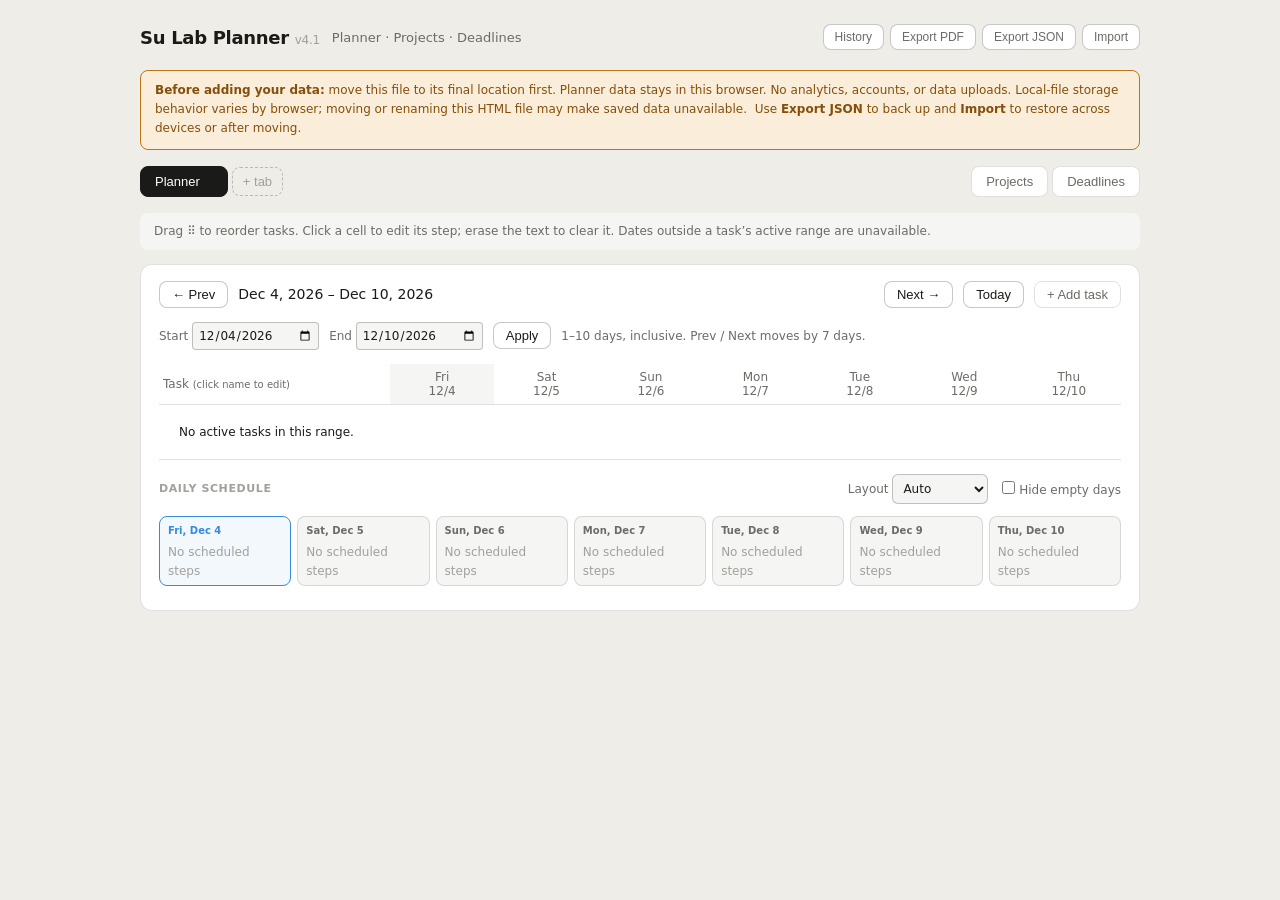
<file: planner/app.html>
<!DOCTYPE html>
<html lang="en">
<head>
<meta charset="UTF-8">
<meta http-equiv="Content-Security-Policy" content="default-src 'none'; script-src 'unsafe-inline'; style-src 'unsafe-inline'; img-src data: blob:; connect-src 'none'; font-src 'none'; object-src 'none'; base-uri 'none'; form-action 'none'">
<meta name="viewport" content="width=device-width, initial-scale=1.0">
<title>Su Lab Planner v4.1</title>
<style>
*,*::before,*::after{box-sizing:border-box;margin:0;padding:0;}
:root{
  --bg:#fff;--bg2:#f5f5f3;--bg3:#eeede8;
  --text:#1a1a18;--text2:#6b6b67;--text3:#a0a09c;
  --border:rgba(0,0,0,0.12);--border2:rgba(0,0,0,0.22);
  --r:8px;--rl:12px;
  --blue:#378ADD;--red:#E24B4A;--amber:#BA7517;--green:#1D9E75;--purple:#7F77DD;
  --red-bg:rgba(226,75,74,0.06);--amber-bg:rgba(239,159,39,0.06);
}
@media(prefers-color-scheme:dark){:root{
  --bg:#1c1c1a;--bg2:#252523;--bg3:#2e2e2b;
  --text:#f0efea;--text2:#a0a09c;--text3:#6b6b67;
  --border:rgba(255,255,255,0.12);--border2:rgba(255,255,255,0.22);
  --red-bg:rgba(226,75,74,0.12);--amber-bg:rgba(239,159,39,0.12);
}}
body{font-family:-apple-system,BlinkMacSystemFont,'Segoe UI',system-ui,sans-serif;background:var(--bg3);color:var(--text);min-height:100vh;padding:24px 16px;}
.container{max-width:1000px;margin:0 auto;}
.app-header{display:flex;align-items:center;gap:12px;margin-bottom:20px;flex-wrap:wrap;}
.app-title{font-size:18px;font-weight:600;letter-spacing:-0.3px;}
.app-sub{font-size:13px;color:var(--text2);}
.header-right{margin-left:auto;display:flex;gap:6px;align-items:center;flex-wrap:wrap;}
.hbtn{font-size:12px;padding:5px 11px;border:0.5px solid var(--border2);border-radius:var(--r);background:var(--bg);color:var(--text2);cursor:pointer;white-space:nowrap;}
.hbtn:hover{background:var(--bg2);}

.tabs-row{display:flex;gap:4px;margin-bottom:16px;align-items:center;flex-wrap:wrap;}
.tab-btn{padding:7px 14px;font-size:13px;font-weight:500;border:0.5px solid var(--border);border-radius:var(--r);cursor:pointer;background:var(--bg);color:var(--text2);display:flex;align-items:center;gap:5px;}
.tab-btn.active{background:var(--text);color:var(--bg);border-color:var(--text);}
.tab-del{font-size:10px;opacity:0;color:var(--text3);}
.tab-btn:hover .tab-del{opacity:1;}
.tab-btn.active .tab-del{color:rgba(255,255,255,0.4);}
.tab-btn.active .tab-del:hover{color:rgba(255,255,255,0.9);}
.tab-add-btn{padding:6px 10px;font-size:13px;border:0.5px dashed var(--border2);border-radius:var(--r);background:transparent;color:var(--text3);cursor:pointer;}
.tab-add-btn:hover{background:var(--bg2);color:var(--text2);}
.fixed-tabs{margin-left:auto;display:flex;gap:4px;}
.ftab{padding:7px 14px;font-size:13px;font-weight:500;border:0.5px solid var(--border);border-radius:var(--r);cursor:pointer;background:var(--bg);color:var(--text2);}
.ftab.active{background:var(--text);color:var(--bg);border-color:var(--text);}

.section{display:none;}.section.active{display:block;}
.card{background:var(--bg);border:0.5px solid var(--border);border-radius:var(--rl);padding:16px 18px;margin-bottom:12px;}
.note-box{background:var(--bg2);border-radius:var(--r);padding:9px 14px;font-size:12px;color:var(--text2);margin-bottom:14px;line-height:1.6;}

/* gantt */
.week-header{display:flex;align-items:center;gap:10px;margin-bottom:14px;flex-wrap:wrap;}
.week-nav{padding:5px 12px;font-size:13px;border:0.5px solid var(--border2);border-radius:var(--r);background:var(--bg);color:var(--text);cursor:pointer;}
.week-nav:hover{background:var(--bg2);}
.week-label{font-size:14px;font-weight:500;flex:1;}
.add-task-btn{padding:5px 12px;font-size:13px;border:0.5px solid var(--border);border-radius:var(--r);background:transparent;color:var(--text2);cursor:pointer;}
.add-task-btn:hover{background:var(--bg2);}
.gantt-wrap{overflow-x:auto;}
table.gantt{width:100%;border-collapse:collapse;font-size:12px;}
.gantt th{font-weight:500;color:var(--text2);text-align:center;padding:6px 4px;border-bottom:0.5px solid var(--border);}
.gantt th.task-col{text-align:left;width:24%;}
.gantt td{padding:3px 4px;border-bottom:0.5px solid var(--border);vertical-align:middle;}
.today-col{background:var(--bg2);}
.cell-wrap{text-align:center;cursor:pointer;}
.cell-inner{width:52px;min-height:32px;border-radius:4px;display:flex;align-items:center;justify-content:center;margin:0 auto;transition:background 0.1s;padding:3px 2px;}
.cell-inner:hover{background:var(--bg2);}
.cell-inner.filled{color:#fff;}
.cell-label{font-size:11px;line-height:1.3;text-align:center;white-space:normal;word-break:break-word;overflow:hidden;max-width:50px;display:block;}
.dot{width:8px;height:8px;border-radius:50%;display:inline-block;margin-right:5px;vertical-align:middle;flex-shrink:0;}
.task-name-inner{display:flex;align-items:center;min-width:0;}
/* inline task name edit */
.task-name-text{cursor:text;flex:1;min-width:0;overflow:hidden;text-overflow:ellipsis;white-space:nowrap;border-radius:4px;padding:1px 3px;}
.task-name-text:hover{background:var(--bg2);}
.task-name-input{flex:1;min-width:0;font-size:12px;padding:1px 4px;border:0.5px solid var(--blue);border-radius:4px;background:var(--bg);color:var(--text);outline:none;display:none;}
.task-name-input.editing{display:block;}
.task-name-text.editing{display:none;}
.del-btn{font-size:10px;color:var(--text3);cursor:pointer;padding:0 4px;margin-left:2px;opacity:0;flex-shrink:0;}
tr:hover .del-btn{opacity:1;}
tr:hover .del-btn:hover{color:var(--red);}
.cell-inner.done-cell{opacity:0.38;}
.cell-inner.done-cell .cell-label{text-decoration:line-through;}
.task-row-faded .task-name-text{color:var(--text3)!important;}
.task-row-hidden{display:none;}
.range-badge{font-size:10px;color:var(--text3);margin-left:6px;flex-shrink:0;}

/* day summary */
.day-summary{margin-top:14px;}
.day-summary-title{font-size:11px;font-weight:600;color:var(--text3);text-transform:uppercase;letter-spacing:0.6px;margin-bottom:8px;}
.day-cols{display:grid;grid-template-columns:repeat(7,1fr);gap:6px;}
.day-col{background:var(--bg2);border:0.5px solid var(--border);border-radius:var(--r);padding:8px 8px 6px;min-height:48px;}
.day-col.today-day{border-color:var(--blue);background:rgba(55,138,221,0.06);}
.day-col.empty-day{opacity:0.45;}
.day-col-head{font-size:10px;font-weight:600;color:var(--text2);margin-bottom:5px;display:flex;justify-content:space-between;align-items:baseline;}
.day-col-head .day-date{font-weight:400;font-size:10px;color:var(--text3);}
.day-col.today-day .day-col-head{color:var(--blue);}
.day-item{display:flex;align-items:flex-start;gap:5px;margin-bottom:4px;}
.day-dot{width:6px;height:6px;border-radius:50%;flex-shrink:0;margin-top:3px;}
.day-item-text{font-size:11px;line-height:1.4;color:var(--text);}
.day-item-task{font-size:10px;color:var(--text3);margin-top:0px;}
.day-item.done-item .day-item-text{text-decoration:line-through;color:var(--text3);}
@media(max-width:680px){.day-cols{grid-template-columns:repeat(4,1fr);}}
@media(max-width:440px){.day-cols{grid-template-columns:repeat(2,1fr);}}

/* deadlines */
.dl-card{background:var(--bg);border:0.5px solid var(--border);border-radius:var(--rl);padding:12px 16px;display:flex;align-items:center;gap:14px;}
.dl-card.urgent{border-color:var(--red);background:var(--red-bg);}
.dl-card.soon{border-color:var(--amber);background:var(--amber-bg);}
.dl-left{flex:1;min-width:0;}
.dl-title{font-size:14px;font-weight:500;}
.dl-meta{font-size:12px;color:var(--text2);margin-top:3px;}
.dl-badges{display:flex;gap:6px;margin-top:6px;flex-wrap:wrap;}
.badge{font-size:11px;padding:2px 8px;border-radius:20px;font-weight:500;white-space:nowrap;}
.b-red{background:#FCEBEB;color:#A32D2D;}.b-amber{background:#FAEEDA;color:#854F0B;}.b-green{background:#EAF3DE;color:#3B6D11;}.b-blue{background:#E6F1FB;color:#185FA5;}.b-purple{background:#EEEDFE;color:#3C3489;}.b-gray{background:#F1EFE8;color:#444441;}
@media(prefers-color-scheme:dark){
  .b-red{background:rgba(163,45,45,0.25);color:#f09595;}.b-amber{background:rgba(133,79,11,0.25);color:#FAC775;}.b-green{background:rgba(59,109,17,0.25);color:#C0DD97;}.b-blue{background:rgba(24,95,165,0.25);color:#85B7EB;}.b-purple{background:rgba(83,74,183,0.25);color:#AFA9EC;}.b-gray{background:rgba(68,68,65,0.25);color:#D3D1C7;}
}
.dl-days{font-size:24px;font-weight:600;text-align:right;min-width:50px;color:var(--text2);}
.dl-days.urgent{color:var(--red);}.dl-days.soon{color:var(--amber);}
.dl-days-label{font-size:10px;color:var(--text3);text-align:right;margin-top:1px;}
.row-del{font-size:13px;color:var(--text3);cursor:pointer;padding:4px;opacity:0;}
.dl-card:hover .row-del{opacity:1;}
.dl-card:hover .row-del:hover{color:var(--red);}
.row-edit{font-size:11px;color:var(--blue);cursor:pointer;padding:3px 7px;border:0.5px solid var(--blue);border-radius:4px;opacity:0;white-space:nowrap;}
.dl-card:hover .row-edit{opacity:1;}
.dl-card.dl-done{opacity:0.4;}
.dl-card.dl-done .dl-title{text-decoration:line-through;}
.done-toggle{font-size:11px;cursor:pointer;padding:3px 7px;border:0.5px solid var(--border2);border-radius:4px;opacity:0;white-space:nowrap;color:var(--text2);}
.dl-card:hover .done-toggle{opacity:1;}
.dl-card.dl-done .done-toggle{opacity:1;color:var(--green);border-color:var(--green);}
.add-btn{width:100%;margin-top:10px;padding:9px;font-size:13px;color:var(--text2);border:0.5px dashed var(--border2);border-radius:var(--r);background:transparent;cursor:pointer;}
.add-btn:hover{background:var(--bg2);}
.type-select-wrap select{width:100%;padding:7px 10px;font-size:13px;border:0.5px solid var(--border2);border-radius:var(--r);background:var(--bg2);color:var(--text);outline:none;}
.add-type-row{display:flex;gap:6px;margin-top:6px;}
.add-type-row input{flex:1;padding:5px 8px;font-size:12px;border:0.5px solid var(--border2);border-radius:var(--r);background:var(--bg2);color:var(--text);outline:none;}
.add-type-row button{padding:5px 10px;font-size:12px;border:0.5px solid var(--border2);border-radius:var(--r);background:var(--bg);color:var(--text2);cursor:pointer;white-space:nowrap;}
.add-type-row button:hover{background:var(--bg2);}

/* projects */
.proj-list{display:grid;gap:14px;}
.proj-card{background:var(--bg);border:0.5px solid var(--border);border-radius:var(--rl);overflow:hidden;transition:box-shadow 0.15s;}
.proj-card.dragging{opacity:0.5;box-shadow:0 4px 20px rgba(0,0,0,0.15);}
.proj-card.drag-over{border-color:var(--blue);}
.proj-header{display:flex;align-items:center;gap:10px;padding:14px 16px;border-bottom:0.5px solid var(--border);cursor:grab;}
.proj-header:active{cursor:grabbing;}
.drag-handle{font-size:14px;color:var(--text3);cursor:grab;padding:0 2px;flex-shrink:0;user-select:none;}
.drag-handle:active{cursor:grabbing;}
.proj-color-dot{width:10px;height:10px;border-radius:50%;flex-shrink:0;}
.proj-title{font-size:14px;font-weight:500;flex:1;min-width:0;overflow:hidden;text-overflow:ellipsis;white-space:nowrap;}
.proj-date{font-size:11px;color:var(--text3);}
.proj-actions{display:flex;gap:6px;opacity:0;transition:opacity 0.1s;flex-shrink:0;}
.proj-card:hover .proj-actions{opacity:1;}
.proj-act-btn{font-size:11px;padding:3px 8px;border:0.5px solid var(--border2);border-radius:var(--r);background:transparent;color:var(--text2);cursor:pointer;white-space:nowrap;}
.proj-act-btn:hover{background:var(--bg2);}
.proj-act-btn.danger:hover{color:var(--red);border-color:var(--red);}
.proj-body{padding:14px 16px;}
.ms-grid{display:grid;grid-template-columns:repeat(auto-fill,minmax(200px,1fr));gap:8px;margin-bottom:14px;}
.ms-card{border:0.5px solid var(--border);border-radius:var(--r);padding:10px 12px;background:var(--bg2);position:relative;}
.ms-card.done{opacity:0.55;}
.ms-card.ms-dragging{opacity:0.4;box-shadow:0 2px 12px rgba(0,0,0,0.12);}
.ms-card.ms-drag-over{border-color:var(--blue);}
.ms-drag-handle{font-size:12px;color:var(--text3);cursor:grab;margin-right:4px;user-select:none;flex-shrink:0;}
.ms-drag-handle:active{cursor:grabbing;}
.ms-name{font-size:13px;font-weight:500;margin-bottom:3px;padding-right:40px;}
.ms-due{font-size:11px;color:var(--text2);}
.ms-actions{position:absolute;top:7px;right:6px;display:flex;gap:4px;opacity:0;}
.ms-card:hover .ms-actions{opacity:1;}
.ms-act{font-size:10px;color:var(--text3);cursor:pointer;padding:2px 4px;border-radius:3px;}
.ms-act:hover{color:var(--blue);background:var(--bg3);}
.ms-act.del:hover{color:var(--red);}
.ms-status{display:inline-block;margin-top:6px;}
.status-pill{font-size:10px;padding:2px 7px;border-radius:20px;cursor:pointer;font-weight:500;border:none;background:transparent;}
.status-pill.not-started{background:var(--bg3);color:var(--text2);}
.status-pill.in-progress{background:#E6F1FB;color:#185FA5;}
.status-pill.done{background:#EAF3DE;color:#3B6D11;}
@media(prefers-color-scheme:dark){
  .status-pill.not-started{background:var(--bg3);color:var(--text2);}
  .status-pill.in-progress{background:rgba(24,95,165,0.25);color:#85B7EB;}
  .status-pill.done{background:rgba(59,109,17,0.25);color:#C0DD97;}
}
.priority-badge{font-size:10px;color:var(--text3);padding:2px 6px;border:0.5px solid var(--border);border-radius:4px;margin-left:4px;flex-shrink:0;}
.timeline-wrap{overflow-x:auto;}
.timeline-label{font-size:11px;font-weight:500;color:var(--text2);margin-bottom:6px;}
table.tl-table{border-collapse:collapse;font-size:11px;min-width:100%;}
.tl-table th{font-weight:500;color:var(--text3);text-align:center;padding:3px 2px;border-bottom:0.5px solid var(--border);min-width:36px;}
.tl-table th.tl-name-col{text-align:left;min-width:120px;max-width:160px;padding-right:8px;}
.tl-table td{padding:2px 2px;border-bottom:0.5px solid var(--border);vertical-align:middle;}
.tl-table td.tl-name{font-size:11px;color:var(--text2);padding-right:8px;max-width:160px;overflow:hidden;text-overflow:ellipsis;white-space:nowrap;}
.tl-cell{height:18px;border-radius:3px;}
.tl-today-col{background:var(--bg2);}
.add-ms-btn{width:100%;margin-top:10px;padding:7px;font-size:12px;color:var(--text2);border:0.5px dashed var(--border2);border-radius:var(--r);background:transparent;cursor:pointer;}
.add-ms-btn:hover{background:var(--bg2);}
.add-proj-btn{width:100%;margin-top:4px;padding:9px;font-size:13px;color:var(--text2);border:0.5px dashed var(--border2);border-radius:var(--r);background:transparent;cursor:pointer;}
.add-proj-btn:hover{background:var(--bg2);}

/* history */
.history-panel{display:none;background:var(--bg);border:0.5px solid var(--border);border-radius:var(--rl);padding:14px 16px;margin-bottom:16px;}
.history-panel.open{display:block;}
.history-panel h3{font-size:14px;font-weight:500;margin-bottom:10px;}
.history-list{max-height:220px;overflow-y:auto;}
.history-item{display:flex;align-items:center;gap:10px;padding:7px 0;border-bottom:0.5px solid var(--border);font-size:12px;}
.history-item:last-child{border-bottom:none;}
.h-time{color:var(--text3);min-width:130px;}
.h-desc{color:var(--text2);flex:1;}
.h-restore{font-size:11px;color:var(--blue);cursor:pointer;padding:2px 6px;border:0.5px solid var(--blue);border-radius:4px;white-space:nowrap;}
.h-restore:hover{background:var(--bg2);}

/* modal */
.modal-overlay{display:none;position:fixed;inset:0;background:rgba(0,0,0,0.35);z-index:200;align-items:center;justify-content:center;}
.modal-overlay.open{display:flex;}
.modal{background:var(--bg);border:0.5px solid var(--border2);border-radius:var(--rl);padding:22px 24px;width:360px;max-width:calc(100vw - 32px);max-height:90vh;overflow-y:auto;}
.modal h3{font-size:15px;font-weight:500;margin-bottom:16px;}
.modal label{font-size:12px;color:var(--text2);display:block;margin-bottom:4px;margin-top:10px;}
.modal label:first-of-type{margin-top:0;}
.modal input{width:100%;padding:7px 10px;font-size:13px;border:0.5px solid var(--border2);border-radius:var(--r);background:var(--bg2);color:var(--text);outline:none;}
.modal input:focus{border-color:var(--blue);}
.modal-footer{display:flex;gap:8px;justify-content:flex-end;margin-top:18px;}
.modal-footer button{padding:7px 16px;font-size:13px;border-radius:var(--r);cursor:pointer;border:0.5px solid var(--border2);background:var(--bg);color:var(--text);}
.modal-footer .btn-primary{background:var(--text);color:var(--bg);border-color:var(--text);}

@media print{
  @page{size:A4 landscape;margin:12mm 14mm;}
  *{-webkit-print-color-adjust:exact!important;print-color-adjust:exact!important;}
  body{background:#fff!important;padding:0;}
  .header-right,.tab-add-btn,.tab-del,.history-panel,.modal-overlay,.add-btn,.add-task-btn,.week-nav,.del-btn,.row-del,.row-edit,.proj-actions,.ms-actions,.add-ms-btn,.add-proj-btn,.drag-handle,.note-box,.warning-banner{display:none!important;}
  .container{max-width:100%;}
  /* only print the active section — inactive ones stay hidden */
  .section:not(.active){display:none!important;}
  .section.active{display:block!important;}
  /* hide all tab buttons except the active one as a header label */
  .tabs-row{margin-bottom:8px;}
  .tab-btn,.ftab{display:none!important;}
  .tab-btn.active{display:inline-flex!important;font-size:14px;font-weight:600;background:#f0f0ee!important;color:#1a1a18!important;border:0.5px solid #ccc!important;margin-bottom:8px;pointer-events:none;}
  .ftab.active{display:inline-flex!important;font-size:14px;font-weight:600;background:#f0f0ee!important;color:#1a1a18!important;border:0.5px solid #ccc!important;margin-bottom:8px;pointer-events:none;}
  .fixed-tabs{margin-left:0;}
  /* force badge colors */
  .b-red{background:#FCEBEB!important;color:#A32D2D!important;}
  .b-amber{background:#FAEEDA!important;color:#854F0B!important;}
  .b-green{background:#EAF3DE!important;color:#3B6D11!important;}
  .b-blue{background:#E6F1FB!important;color:#185FA5!important;}
  .b-purple{background:#EEEDFE!important;color:#3C3489!important;}
  .b-gray{background:#F1EFE8!important;color:#444441!important;}
  /* gantt cell colors forced */
  .cell-inner.filled{color:#fff!important;}
  .badge{-webkit-print-color-adjust:exact!important;}
  /* milestone status pills */
  .status-pill.not-started{background:#f0f0ee!important;color:#6b6b67!important;}
  .status-pill.in-progress{background:#E6F1FB!important;color:#185FA5!important;}
  .status-pill.done{background:#EAF3DE!important;color:#3B6D11!important;}
  /* deadline urgency backgrounds */
  .dl-card.urgent{background:#FCEBEB!important;border-color:#E24B4A!important;}
  .dl-card.soon{background:#FAEEDA!important;border-color:#BA7517!important;}
  .dl-days.urgent{color:#E24B4A!important;}
  .dl-days.soon{color:#BA7517!important;}
}

.range-controls{display:flex;align-items:center;gap:10px;flex-wrap:wrap;margin-bottom:14px;font-size:12px;color:var(--text2)}
.range-controls input{font:inherit;background:var(--bg2);color:var(--text);border:1px solid var(--border2);border-radius:4px;padding:5px}
.modal textarea{width:100%;font:inherit;font-size:13px;line-height:1.5;padding:8px;background:var(--bg2);color:var(--text);border:1px solid var(--border2);border-radius:var(--r);resize:vertical}
.cell-inner{width:100%;min-width:64px;padding:6px 4px}.cell-label{max-width:none;white-space:pre-wrap;overflow-wrap:anywhere;overflow:visible}
.gantt th.task-col{min-width:210px}.gantt th:not(.task-col){min-width:70px}.task-name-text{white-space:normal;overflow-wrap:anywhere}
.day-cols{grid-template-columns:repeat(auto-fit,minmax(120px,1fr))}.day-item-text{white-space:pre-wrap;overflow-wrap:anywhere}
.task-range{font-size:10px;color:var(--text3);margin:4px 0}.inactive-cell{text-align:center;color:var(--text3);background:var(--bg2)}
tr.dragging{opacity:.4}.del-btn{opacity:.65}
@media print{.range-controls,.drag-handle{display:none!important}.gantt th.task-col{min-width:130px}.gantt th:not(.task-col){min-width:0}.cell-inner{min-width:0}.gantt-wrap{overflow:visible}.day-cols{grid-template-columns:repeat(5,1fr)}tr{break-inside:avoid}}

.schedule-heading{display:flex;justify-content:space-between;align-items:center;gap:12px;flex-wrap:wrap;margin-bottom:12px}.schedule-heading .day-summary-title{margin:0}.schedule-controls{display:flex;gap:14px;align-items:center;font-size:12px;color:var(--text2)}.schedule-controls select,.modal select{font:inherit;color:var(--text);background:var(--bg2);border:1px solid var(--border2);padding:6px;border-radius:6px}.modal select{width:100%}.transfer-help{font-size:12px;line-height:1.6;margin-top:12px;color:var(--text2)}
.day-cols.layout-horizontal{display:grid;grid-template-columns:repeat(var(--day-count),minmax(118px,1fr));overflow-x:auto;padding-bottom:8px}.day-cols.layout-vertical{display:flex;flex-direction:column;gap:12px}.layout-vertical .day-col{width:100%;padding:16px 18px}.layout-vertical .day-col-head{font-size:19px;font-weight:700;margin-bottom:12px}.layout-vertical .day-item-text{font-size:14px;line-height:1.6}.layout-vertical .day-item-task{font-size:12px;margin-top:3px}.day-item{border:0;background:none;text-align:left;color:inherit;font:inherit;width:100%;cursor:pointer;padding:4px 0}.day-item:hover .day-item-text{text-decoration:underline}.day-item-text,.day-item-task{display:block}.day-item>span:last-child{min-width:0}.day-dot{margin-top:6px}.empty-note{font-size:12px;color:var(--text3)}.priority-cell{outline:2px solid var(--text);outline-offset:1px}.priority-item:not(.done-item) .day-item-text{font-weight:700}.linked-label{font-size:11px;line-height:1.5;color:var(--blue);margin:5px 0}.priority-option{display:flex!important;gap:7px;align-items:center}.danger{color:var(--red)}
@media print{.schedule-controls{display:none!important}.day-cols.layout-horizontal{grid-template-columns:repeat(var(--day-count),minmax(0,1fr));overflow:visible}.day-cols.layout-vertical{display:block}.layout-vertical .day-col{margin-bottom:10px;break-inside:avoid}.day-item:hover .day-item-text{text-decoration:none}}
</style>
</head>
<body>
<div class="container">

<div class="app-header">
  <span class="app-title">Su Lab Planner <span style="font-size:12px;font-weight:400;color:var(--text3);">v4.1</span></span>
  <span class="app-sub">Planner · Projects · Deadlines</span>
  <div class="header-right">
    <button class="hbtn" onclick="toggleHistory()">History</button>
    <button class="hbtn" onclick="window.print()">Export PDF</button>
    <button class="hbtn" onclick="exportJSON()">Export JSON</button>
    <button class="hbtn" onclick="document.getElementById('imp').click()">Import</button>
    <input type="file" id="imp" accept=".json" style="display:none" onchange="importData(event)">
  </div>
</div>

<div class="warning-banner" style="background:#FAEEDA;border:0.5px solid #BA7517;border-radius:8px;padding:10px 14px;margin-bottom:16px;font-size:12px;color:#854F0B;line-height:1.6;">
  <strong style="font-weight:600;">Before adding your data:</strong> move this file to its final location first. Planner data stays in this browser. No analytics, accounts, or data uploads. Local-file storage behavior varies by browser; moving or renaming this HTML file may make saved data unavailable.
  &nbsp;Use <strong style="font-weight:600;">Export JSON</strong> to back up and <strong style="font-weight:600;">Import</strong> to restore across devices or after moving.
</div>
<div class="history-panel" id="history-panel">
  <h3>Action history — click Restore to roll back</h3>
  <div class="history-list" id="history-list"></div>
</div>

<div class="tabs-row" id="tabs-row">
  <button class="tab-add-btn" onclick="openAddTab()">+ tab</button>
  <div class="fixed-tabs">
    <button class="ftab" id="ftab-proj" onclick="switchFixed('projects')">Projects</button>
    <button class="ftab" id="ftab-dl" onclick="switchFixed('deadlines')">Deadlines</button>
  </div>
</div>

<div id="gantt-sections"></div>

<div class="section" id="sec-projects">
  <div class="note-box">Drag the ⠿ handle to reorder projects by priority. Click a status pill to cycle it. Use the edit button on each milestone to update it.</div>
  <div class="proj-list" id="proj-list"></div>
  <button class="add-proj-btn" onclick="openAddProj()">+ Add project</button>
</div>

<div class="section" id="sec-deadlines">
  <div style="display:flex;align-items:center;justify-content:space-between;margin-bottom:14px;flex-wrap:wrap;gap:8px;">
    <span style="font-size:12px;color:var(--text2);">Red = due within 7 days · Orange = within 14 days. Hover a card to edit or delete.</span>
    <button class="hbtn" id="btn-hide-done" onclick="toggleHideDone()" style="font-size:12px;">Hide done</button>
  </div>
  <div class="dl-list" id="dl-list"></div>
  <button class="add-btn" onclick="openAddDL()">+ Add deadline</button>
</div>

</div>

<!-- modal: tab -->
<div class="modal-overlay" id="modal-tab">
  <div class="modal"><h3 id="mtab-title">Add schedule tab</h3>
    <label>Tab name</label><input id="inp-tab" placeholder="e.g. Weekly plan – Yuxiu" />
    <div class="modal-footer"><button onclick="closeModal('modal-tab')">Cancel</button><button class="btn-primary" id="mtab-ok" onclick="confirmTab()">Add</button></div>
  </div>
</div>
<!-- modal: task -->
<div class="modal-overlay" id="modal-task">
  <div class="modal"><h3 id="mtask-title">Add experiment task</h3>
    <label>Task name</label><input id="inp-task" placeholder="e.g. bortezomib CCK-8 assay" />
    <label style="margin-top:10px;">Active date range (leave blank = always show)</label>
    <div style="display:flex;gap:8px;align-items:center;">
      <input id="inp-task-wk-start" type="date" style="flex:1;" />
      <span style="font-size:12px;color:var(--text2);">to</span>
      <input id="inp-task-wk-end" type="date" style="flex:1;" />
    </div>
    <div style="font-size:11px;color:var(--text3);margin-top:4px;">Either date may be blank (no boundary). Tasks appear only when their active dates overlap the displayed range.</div>
    <p id="task-linked-note" class="linked-label"></p><button id="delete-everywhere" class="hbtn danger" onclick="deleteEverywhere()" hidden>Delete from every tab</button>
    <div class="modal-footer"><button onclick="closeModal('modal-task')">Cancel</button><button class="btn-primary" id="mtask-ok" onclick="confirmAddTask()">Add</button></div>
  </div>
</div>
<div class="modal-overlay" id="modal-transfer"><div class="modal"><h3>Add to another tab</h3><p id="transfer-name"></p><label for="transfer-target">Destination</label><select id="transfer-target"></select><label for="transfer-mode">Mode</label><select id="transfer-mode"><option value="linked">Linked task (keep edits synchronized)</option><option value="copy">Independent copy</option></select><p class="transfer-help">Includes all dated steps, completion and priority flags, and active dates. Each tab keeps its own task order.</p><div class="modal-footer"><button onclick="closeModal('modal-transfer')">Cancel</button><button class="btn-primary" onclick="confirmTransfer()">Add</button></div></div></div>
<!-- modal: cell -->
<div class="modal-overlay" id="modal-cell">
  <div class="modal"><h3>Step label</h3>
    <label>Label shown in cell (no character limit; Enter for a new line)</label><textarea id="inp-cell" rows="5" placeholder="e.g. transfection + refresh"></textarea>
    <div style="display:flex;align-items:center;gap:8px;margin-top:12px;">
      <input type="checkbox" id="inp-cell-done" style="width:auto;margin:0;" />
      <label for="inp-cell-done" style="margin:0;font-size:13px;color:var(--text);cursor:pointer;">Mark as done</label>
    </div>
    <label class="priority-option"><input type="checkbox" id="inp-cell-priority" style="width:auto"> ★ Priority step</label>
    <div class="modal-footer"><button onclick="closeModal('modal-cell')">Cancel</button><button class="btn-primary" onclick="confirmCell()">OK</button></div>
  </div>
</div>
<!-- modal: deadline -->
<div class="modal-overlay" id="modal-dl">
  <div class="modal"><h3 id="mdl-title">Add deadline</h3>
    <label>Name</label><input id="inp-dl-name" placeholder="e.g. DOD-2 Year 2 annual report" />
    <label>Due date</label><input id="inp-dl-date" type="date" />
    <label>Type</label>
    <div class="type-select-wrap"><select id="inp-dl-type"></select></div>
    <div class="add-type-row">
      <input id="inp-new-type" placeholder="New type name…" maxlength="24" />
      <button onclick="addCustomType()">+ Add type</button>
    </div>
    <div class="modal-footer"><button onclick="closeModal('modal-dl')">Cancel</button><button class="btn-primary" id="mdl-ok" onclick="confirmDL()">Save</button></div>
  </div>
</div>
<!-- modal: project -->
<div class="modal-overlay" id="modal-proj">
  <div class="modal"><h3 id="mproj-title">Add project</h3>
    <label>Project name</label><input id="inp-proj-name" placeholder="e.g. BioPROTAC manuscript" />
    <label>Target end date (optional)</label><input id="inp-proj-date" type="date" />
    <label>Description (optional)</label><input id="inp-proj-desc" placeholder="Brief note" />
    <div class="modal-footer"><button onclick="closeModal('modal-proj')">Cancel</button><button class="btn-primary" id="mproj-ok" onclick="confirmProj()">Add</button></div>
  </div>
</div>
<!-- modal: milestone -->
<div class="modal-overlay" id="modal-ms">
  <div class="modal"><h3 id="mms-title">Add milestone</h3>
    <label>Milestone name</label><input id="inp-ms-name" placeholder="e.g. Submit manuscript draft" />
    <label>Target date</label><input id="inp-ms-date" type="date" />
    <div class="modal-footer"><button onclick="closeModal('modal-ms')">Cancel</button><button class="btn-primary" id="mms-ok" onclick="confirmMS()">Add</button></div>
  </div>
</div>

<script>
const TASK_COLORS=['#1D9E75','#378ADD','#D85A30','#D4537E','#BA7517','#639922','#7F77DD'];
const PROJ_COLORS=['#378ADD','#1D9E75','#7F77DD','#D85A30','#BA7517','#D4537E','#639922'];
const STATUS_CYCLE=['not-started','in-progress','done'];
const STATUS_LABEL={'not-started':'Not started','in-progress':'In progress','done':'Done'};
const SK='sulab_planner_v41',HK='sulab_planner_history_v41';

let DEFAULT_STATE=()=>({schemaVersion:4,activeTab:'g0',tabs:[{id:'g0',name:'Planner',tasks:[],nxt:1}],nxtTab:1,dlTypes:[{id:'grant',label:'Grant application',badge:'b-blue'},{id:'report',label:'Annual report',badge:'b-amber'},{id:'review',label:'Review / manuscript',badge:'b-green'},{id:'conference',label:'Conference',badge:'b-purple'}],dls:[],nxtDl:1,projects:[],nxtProj:1});
let S=DEFAULT_STATE();
let H=[],pCell=null,tabMode=null,projMode=null,msMode=null,hideDone=false;
// Parse date string as LOCAL time (fixes timezone off-by-one)
function parseLocalDate(s){if(!s)return null;let[y,m,d]=s.split('-').map(Number);let dt=new Date(y,m-1,d);dt.setHours(0,0,0,0);return dt;}
const NOW=(()=>{let d=new Date();d.setHours(0,0,0,0);return d;})();

function save(d){
  localStorage.setItem(SK,JSON.stringify(S));
  if(d){H=JSON.parse(localStorage.getItem(HK)||'[]');H.unshift({ts:Date.now(),d,snap:JSON.stringify(S)});if(H.length>60)H=H.slice(0,60);localStorage.setItem(HK,JSON.stringify(H));}
}
function load(){try{let r=(localStorage.getItem(SK)||localStorage.getItem('sulab_planner_v4'));if(r)S=JSON.parse(r);H=JSON.parse(localStorage.getItem(HK)||'[]');migrateData();S.tabs.forEach(t=>{t.viewStart=iso(NOW);});}catch(e){alert('Saved data could not be loaded. Import a JSON backup if needed.');S=DEFAULT_STATE();}}
function iso(d){return d.getFullYear()+'-'+String(d.getMonth()+1).padStart(2,'0')+'-'+String(d.getDate()).padStart(2,'0');}
function addDays(d,n){let x=new Date(d);x.setDate(x.getDate()+n);return x;}
function validDate(s){return typeof s==='string'&&/^\d{4}-\d{2}-\d{2}$/.test(s)&&iso(parseLocalDate(s))===s;}
function esc(s){return String(s??'').replace(/[&<>"']/g,c=>({'&':'&amp;','<':'&lt;','>':'&gt;','"':'&quot;',"'":'&#39;'}[c]));}
function migrateData(state=S,anchor=iso(getMon(0))){
  state.tabs.forEach(tab=>{tab.viewStart=validDate(tab.viewStart)?tab.viewStart:iso(NOW);tab.viewDays=Number.isInteger(tab.viewDays)&&tab.viewDays>=1&&tab.viewDays<=10?tab.viewDays:7;
    tab.tasks.forEach((task,i)=>{task.color=task.color||TASK_COLORS[i%TASK_COLORS.length];task.cells=task.cells||{};
      Object.keys(task.cells).forEach(k=>{let m=k.match(/_w(-?\d+)_d(\d+)$/);if(m){task.cells[iso(addDays(parseLocalDate(anchor),Number(m[1])*7+Number(m[2])))]=task.cells[k];delete task.cells[k];}});
      if(!validDate(task.wkStart))delete task.wkStart;if(!validDate(task.wkEnd))delete task.wkEnd;
    });delete tab.wk;
  });
  // Rehydrate shared task objects after JSON serialization. Old tab-local IDs are remapped once.
  let shared=new Map(),next=1,modern=state.taskSchema===1;
  if(modern)next=Math.max(1,Number(state.nextTask)||1,...state.tabs.flatMap(t=>t.tasks.map(x=>Number(x.id)+1)));
  state.tabs.forEach(tab=>{tab.dailyLayout=['auto','horizontal','vertical'].includes(tab.dailyLayout)?tab.dailyLayout:'auto';tab.hideEmpty=!!tab.hideEmpty;
    tab.tasks=tab.tasks.map(task=>{if(!modern){task.id=next++;task.originTab=tab.id;}if(!Number.isSafeInteger(task.id)||task.id<1)throw Error('Invalid task ID');
      if(shared.has(task.id))return shared.get(task.id);shared.set(task.id,task);return task;});
    tab.tasks=tab.tasks.filter((t,i,a)=>a.findIndex(x=>x.id===t.id)===i);
  });state.nextTask=next;state.taskSchema=1;state.schemaVersion=4.1;
}
function taskActive(task,start,end=start){return (!task.wkStart||task.wkStart<=end)&&(!task.wkEnd||task.wkEnd>=start);}
function getTab(id){return S.tabs.find(t=>t.id===id);}
function getProj(id){return S.projects.find(p=>p.id===id);}

function getMon(off){let d=new Date(NOW),day=d.getDay(),diff=day===0?-6:1-day;d.setDate(d.getDate()+diff+off*7);d.setHours(0,0,0,0);return d;}
function fmt(d){return(d.getMonth()+1)+'/'+d.getDate();}
function fmtFull(s){if(!s)return'';let d=parseLocalDate(s);return d.toLocaleDateString('en-US',{month:'short',day:'numeric',year:'numeric'});}
function wkn(d){let s=new Date(d.getFullYear(),0,1);return Math.ceil(((d-s)/86400000+s.getDay()+1)/7);}
function daysLeft(dateStr){if(!dateStr)return null;let d=parseLocalDate(dateStr);return Math.round((d-NOW)/86400000);}
function getDLTypeBadge(id){let t=S.dlTypes.find(t=>t.id===id);return t?t.badge:'b-gray';}
function getDLTypeLabel(id){let t=S.dlTypes.find(t=>t.id===id);return t?t.label:'Other';}

/* tabs */
function switchTab(id){S.activeTab=id;save();renderTabs();renderSections();}
function switchFixed(w){S.activeTab=w;save();renderTabs();renderSections();if(w==='deadlines')renderDL();if(w==='projects')renderProjects();}
function openAddTab(){tabMode='add';document.getElementById('mtab-title').textContent='Add schedule tab';document.getElementById('mtab-ok').textContent='Add';document.getElementById('inp-tab').value='';openModal('modal-tab');setTimeout(()=>document.getElementById('inp-tab').focus(),100);}
function openRenameTab(id,e){e.stopPropagation();tabMode={rid:id};let t=getTab(id);document.getElementById('mtab-title').textContent='Rename tab';document.getElementById('mtab-ok').textContent='Rename';document.getElementById('inp-tab').value=t.name;openModal('modal-tab');setTimeout(()=>{let el=document.getElementById('inp-tab');el.focus();el.select();},100);}
function confirmTab(){
  let n=document.getElementById('inp-tab').value.trim();if(!n)return;
  if(tabMode==='add'){let id='g'+S.nxtTab++;S.tabs.push({id,name:n,viewStart:iso(NOW),viewDays:7,tasks:[],nxt:1});S.activeTab=id;save('Added tab: '+n);}
  else if(tabMode&&tabMode.rid){let t=getTab(tabMode.rid),old=t.name;t.name=n;save('Renamed: '+old+' → '+n);}
  closeModal('modal-tab');render();
}
function deleteTab(id,e){
  e.stopPropagation();let t=getTab(id);
  if(!confirm(`Delete tab "${t.name}"? Tasks linked in other tabs will remain there.`))return;
  S.tabs=S.tabs.filter(x=>x.id!==id);
  if(S.activeTab===id)S.activeTab=S.tabs.length?S.tabs[0].id:'projects';
  save('Deleted tab: '+t.name);render();
}
function renderTabs(){
  let row=document.getElementById('tabs-row');
  row.querySelectorAll('.tab-btn').forEach(b=>b.remove());
  let addBtn=row.querySelector('.tab-add-btn');
  S.tabs.forEach(tab=>{
    let btn=document.createElement('button');
    btn.className='tab-btn'+(S.activeTab===tab.id?' active':'');
    btn.innerHTML=`<span ondblclick="openRenameTab('${tab.id}',event)" title="Double-click to rename">${esc(tab.name)}</span><span class="tab-del" onclick="deleteTab('${tab.id}',event)">✕</span>`;
    btn.addEventListener('click',e=>{if(!e.target.classList.contains('tab-del'))switchTab(tab.id);});
    row.insertBefore(btn,addBtn);
  });
  document.getElementById('ftab-proj').classList.toggle('active',S.activeTab==='projects');
  document.getElementById('ftab-dl').classList.toggle('active',S.activeTab==='deadlines');
}
function renderSections(){
  let con=document.getElementById('gantt-sections');
  S.tabs.forEach(tab=>{
    let sec=document.getElementById('sec-'+tab.id);
    if(!sec){sec=document.createElement('div');sec.className='section';sec.id='sec-'+tab.id;con.appendChild(sec);}
    sec.classList.toggle('active',S.activeTab===tab.id);
    if(S.activeTab===tab.id)buildGantt(tab,sec);
  });
  con.querySelectorAll('.section').forEach(s=>{
    let id=s.id.replace('sec-','');if(!S.tabs.find(t=>t.id===id))s.remove();
  });
  document.getElementById('sec-projects').classList.toggle('active',S.activeTab==='projects');
  document.getElementById('sec-deadlines').classList.toggle('active',S.activeTab==='deadlines');
}

/* gantt */
function buildGantt(tab,sec){
  if(!tab.viewStart)tab.viewStart=iso(NOW);if(!tab.viewDays)tab.viewDays=7;
  let days=Array.from({length:tab.viewDays},(_,i)=>addDays(parseLocalDate(tab.viewStart),i));
  let end=iso(days.at(-1));let visible=tab.tasks.filter(t=>taskActive(t,tab.viewStart,end));
  let head='<tr><th class="task-col">Task <small>(click name to edit)</small></th>'+days.map(d=>`<th class="${iso(d)===iso(NOW)?'today-col':''}">${d.toLocaleDateString('en-US',{weekday:'short'})}<br>${fmt(d)}</th>`).join('')+'</tr>';
  let body=visible.map(task=>{
    let col=task.color||TASK_COLORS[tab.tasks.indexOf(task)%TASK_COLORS.length];
    let cells=days.map((d,di)=>{let k=iso(d);if(!taskActive(task,k))return '<td class="inactive-cell" title="Outside task active dates">—</td>';
      let entry=task.cells[k],lbl=typeof entry==='object'?entry.label:entry||'',done=entry&&entry.done;
      return `<td class="cell-wrap ${k===iso(NOW)?'today-col':''}"><div class="cell-inner ${lbl?'filled':''} ${done?'done-cell':''} ${entry&&entry.priority?'priority-cell':''}" style="${lbl?'background:'+col:''}" onclick="toggleCell('${tab.id}',${task.id},${di})" title="${esc(lbl||'Click to add step')}"><span class="cell-label">${entry&&entry.priority?'★ ':''}${esc(lbl)}</span></div></td>`;
    }).join('');
    let note=task.wkStart||task.wkEnd?`${task.wkStart||'Any date'} → ${task.wkEnd||'No end'}`:'';
    return `<tr data-task-id="${task.id}" ondragover="taskDragOver(event)" ondrop="taskDrop(event,'${tab.id}',${task.id})">
    <td><div class="task-name-inner"><span class="drag-handle" draggable="true" ondragstart="taskDragStart(event,'${tab.id}',${task.id})" ondragend="taskDragEnd()" tabindex="0" role="button" aria-label="Reorder task; use Alt+ArrowUp or Alt+ArrowDown" onkeydown="taskKeyMove(event,'${tab.id}',${task.id})" title="Drag to reorder; Alt+↑/↓ also works">⠿</span><span class="dot" style="background:${col}"></span>
    <span class="task-name-text" id="tnt-${tab.id}-${task.id}" onclick="startEditTaskName('${tab.id}',${task.id})">${esc(task.name)}</span>
    <input class="task-name-input" id="tni-${tab.id}-${task.id}" value="${esc(task.name)}" onblur="commitTaskName('${tab.id}',${task.id})" onkeydown="if(event.key==='Enter')this.blur();if(event.key==='Escape')cancelTaskName('${tab.id}',${task.id});">
    <span class="del-btn" onclick="openEditTask('${tab.id}',${task.id})" title="Task settings">⚙</span><span class="del-btn" onclick="openTransfer('${tab.id}',${task.id})" title="Add to another tab">↗</span><span class="del-btn" onclick="delTask('${tab.id}',${task.id})" title="Remove task from this tab">✕</span></div><div class="task-range">${note}</div>${taskSource(task,tab.id)}</td>${cells}</tr>`;
  }).join('');
  let layout=tab.dailyLayout==='auto'||!tab.dailyLayout?(days.length>7?'vertical':'horizontal'):tab.dailyLayout;
  let shown=0;
  let summary=days.map((d,di)=>{let k=iso(d);let daily=visible.filter(t=>taskActive(t,k)&&t.cells[k]);
    if(tab.hideEmpty&&!daily.length)return '';shown++;
    daily.sort((a,b)=>Number(!!b.cells[k].priority&&!b.cells[k].done)-Number(!!a.cells[k].priority&&!a.cells[k].done));
    let items=daily.map(t=>{let e=t.cells[k],lbl=typeof e==='object'?e.label:e;return `<button class="day-item ${e.done?'done-item':''} ${e.priority?'priority-item':''}" onclick="toggleCell('${tab.id}',${t.id},${di})" title="Edit step"><span class="day-dot" style="background:${t.color}"></span><span><span class="day-item-text">${e.priority?'★ ':''}${esc(lbl)}</span><span class="day-item-task">${esc(t.name)}</span></span></button>`;}).join('');
    return `<div class="day-col ${k===iso(NOW)?'today-day':''}"><div class="day-col-head">${d.toLocaleDateString('en-US',{weekday:layout==='vertical'?'long':'short',month:'short',day:'numeric'})}</div><div class="day-items">${items||'<span class="empty-note">No scheduled steps</span>'}</div></div>`;}).join('');
  let scheduleControls=`<div class="schedule-heading"><div class="day-summary-title">Daily schedule</div><div class="schedule-controls"><label>Layout <select aria-label="Daily schedule layout" onchange="setDailyOption('${tab.id}','dailyLayout',this.value)">${['auto','horizontal','vertical'].map(v=>`<option value="${v}" ${(tab.dailyLayout||'auto')===v?'selected':''}>${v[0].toUpperCase()+v.slice(1)}</option>`).join('')}</select></label><label><input type="checkbox" ${tab.hideEmpty?'checked':''} onchange="setDailyOption('${tab.id}','hideEmpty',this.checked)"> Hide empty days</label></div></div>`;
  sec.innerHTML=`<div class="note-box">Drag ⠿ to reorder tasks. Click a cell to edit its step; erase the text to clear it. Dates outside a task’s active range are unavailable.</div><div class="card"><div class="week-header"><button class="week-nav" onclick="moveWk('${tab.id}',-1)">← Prev</button><span class="week-label">${fmtFull(tab.viewStart)} – ${fmtFull(end)}</span><button class="week-nav" onclick="moveWk('${tab.id}',1)">Next →</button><button class="week-nav" onclick="todayRange('${tab.id}')">Today</button><button class="add-task-btn" onclick="openAddTask('${tab.id}')">+ Add task</button></div>
  <div class="range-controls"><label>Start <input type="date" id="range-start-${tab.id}" value="${tab.viewStart}"></label><label>End <input type="date" id="range-end-${tab.id}" value="${end}"></label><button class="week-nav" onclick="applyRange('${tab.id}')">Apply</button><span>1–10 days, inclusive. Prev / Next moves by ${tab.viewDays} days.</span></div>
  <div class="gantt-wrap"><table class="gantt"><thead>${head}</thead><tbody>${body||`<tr><td colspan="${days.length+1}" style="padding:20px">No active tasks in this range.</td></tr>`}</tbody></table></div><div class="day-summary">${scheduleControls}<div class="day-cols layout-${layout}" style="--day-count:${shown||1}">${summary||'<p class="empty-note">No scheduled steps in this range.</p>'}</div></div></div>`;
}
function applyRange(id){let start=document.getElementById('range-start-'+id).value,end=document.getElementById('range-end-'+id).value;let n=Math.round((parseLocalDate(end)-parseLocalDate(start))/86400000)+1;if(!validDate(start)||!validDate(end)||n<1||n>10){alert('Choose a valid range of 1–10 days, including both start and end.');return;}Object.assign(getTab(id),{viewStart:start,viewDays:n});save();renderSections();}
function todayRange(id){getTab(id).viewStart=iso(NOW);save();renderSections();}
let taskDrag=null;
function taskDragStart(e,tabId,id){taskDrag={tabId,id};e.dataTransfer.effectAllowed='move';e.dataTransfer.setData('text/plain',String(id));e.target.closest('tr').classList.add('dragging');}
function taskDragOver(e){if(taskDrag){e.preventDefault();e.dataTransfer.dropEffect='move';}}
function taskDragEnd(){taskDrag=null;document.querySelectorAll('tr.dragging').forEach(t=>t.classList.remove('dragging'));}
function taskDrop(e,tabId,id){e.preventDefault();if(!taskDrag||taskDrag.tabId!==tabId||taskDrag.id===id)return taskDragEnd();let ts=getTab(tabId).tasks,from=ts.findIndex(t=>t.id===taskDrag.id),to=ts.findIndex(t=>t.id===id);ts.splice(to,0,ts.splice(from,1)[0]);taskDragEnd();save('Reordered tasks');renderSections();}
function taskKeyMove(e,tabId,id){if(!e.altKey||!['ArrowUp','ArrowDown'].includes(e.key))return;e.preventDefault();let tab=getTab(tabId),visible=tab.tasks.filter(t=>taskActive(t,tab.viewStart,iso(addDays(parseLocalDate(tab.viewStart),tab.viewDays-1)))),i=visible.findIndex(t=>t.id===id),target=visible[i+(e.key==='ArrowUp'?-1:1)];if(!target)return;taskDrag={tabId,id};taskDrop(e,tabId,target.id);document.querySelector('#sec-'+tabId+' tr[data-task-id="'+id+'"] .drag-handle').focus();}

/* inline task name edit */
function startEditTaskName(tabId,taskId){
  let txt=document.getElementById('tnt-'+tabId+'-'+taskId);
  let inp=document.getElementById('tni-'+tabId+'-'+taskId);
  if(!txt||!inp)return;
  txt.classList.add('editing');inp.classList.add('editing');
  inp.focus();inp.select();
}
function commitTaskName(tabId,taskId){
  let inp=document.getElementById('tni-'+tabId+'-'+taskId);
  let txt=document.getElementById('tnt-'+tabId+'-'+taskId);
  if(!inp||!txt)return;
  let n=inp.value.trim();
  if(n){let tab=getTab(tabId),task=tab.tasks.find(t=>t.id===taskId);if(task&&task.name!==n){task.name=n;save('Renamed task: '+n);}}
  inp.classList.remove('editing');txt.classList.remove('editing');
  if(n)txt.textContent=n;
  renderSections();
}
function cancelTaskName(tabId,taskId){
  let inp=document.getElementById('tni-'+tabId+'-'+taskId);
  let txt=document.getElementById('tnt-'+tabId+'-'+taskId);
  if(!inp||!txt)return;
  let tab=getTab(tabId),task=tab.tasks.find(t=>t.id===taskId);
  if(task)inp.value=task.name;
  inp.classList.remove('editing');txt.classList.remove('editing');
}

function moveWk(id,d){let t=getTab(id);t.viewStart=iso(addDays(parseLocalDate(t.viewStart),d*t.viewDays));save();renderSections();}
function openAddTask(id){
  document.getElementById('inp-task').value='';
  document.getElementById('inp-task-wk-start').value='';
  document.getElementById('inp-task-wk-end').value='';
  document.getElementById('inp-task').dataset.tid=id;
  document.getElementById('inp-task').dataset.editid='';
  document.getElementById('mtask-title').textContent='Add experiment task';
  document.getElementById('mtask-ok').textContent='Add';document.getElementById('delete-everywhere').hidden=true;document.getElementById('task-linked-note').textContent='';
  openModal('modal-task');setTimeout(()=>document.getElementById('inp-task').focus(),100);
}
function openEditTask(tabId,taskId){
  let tab=getTab(tabId),task=tab.tasks.find(t=>t.id===taskId);
  document.getElementById('inp-task').value=task.name;
  document.getElementById('inp-task-wk-start').value=task.wkStart||'';
  document.getElementById('inp-task-wk-end').value=task.wkEnd||'';
  document.getElementById('inp-task').dataset.tid=tabId;
  document.getElementById('inp-task').dataset.editid=taskId;
  document.getElementById('mtask-title').textContent='Edit task';
  document.getElementById('mtask-ok').textContent='Save';let shared=S.tabs.filter(t=>t.tasks.some(x=>x.id===taskId)).length>1;document.getElementById('delete-everywhere').hidden=!shared;document.getElementById('task-linked-note').textContent=shared?'This is a linked task. Changes here apply in every linked tab.':'';
  openModal('modal-task');setTimeout(()=>document.getElementById('inp-task').focus(),100);
}
function confirmAddTask(){
  let n=document.getElementById('inp-task').value.trim();if(!n)return;
  let tabId=document.getElementById('inp-task').dataset.tid;
  let editId=document.getElementById('inp-task').dataset.editid;
  let tab=getTab(tabId);
  if(!tab)return;
  let s=document.getElementById('inp-task-wk-start').value.trim();
  let e=document.getElementById('inp-task-wk-end').value.trim();
  if(s&&e&&s>e){alert('Task end date must be on or after its start date.');return;}
  if(editId){
    let task=tab.tasks.find(t=>t.id===Number(editId));
    if(task){
      task.name=n;
      if(s)task.wkStart=s;else delete task.wkStart;
      if(e)task.wkEnd=e;else delete task.wkEnd;
      save('Edited task: '+n);
    }
  } else {
    let taskObj={id:S.nextTask++,originTab:tabId,name:n,cells:{},color:TASK_COLORS[tab.tasks.length%TASK_COLORS.length]};
    if(s)taskObj.wkStart=s;if(e)taskObj.wkEnd=e;
    tab.tasks.push(taskObj);save('Added task: '+n);
  }
  closeModal('modal-task');renderSections();
}
function delTask(tabId,taskId){
  let tab=getTab(tabId),task=tab.tasks.find(t=>t.id===taskId);if(!task)return;
  let count=S.tabs.filter(t=>t.tasks.some(x=>x.id===taskId)).length;
  if(!confirm(count>1?`Remove "${task.name}" from this tab only? It remains in ${count-1} other tab(s).`:`Delete task "${task.name}"?`))return;
  tab.tasks=tab.tasks.filter(t=>t.id!==taskId);save('Removed task from '+tab.name+': '+task.name);renderSections();
}
function deleteEverywhere(){let tabId=document.getElementById('inp-task').dataset.tid,id=Number(document.getElementById('inp-task').dataset.editid),task=getTab(tabId).tasks.find(t=>t.id===id);if(!task||!confirm(`Delete "${task.name}" and all its steps from EVERY tab?`))return;S.tabs.forEach(t=>t.tasks=t.tasks.filter(x=>x.id!==id));save('Deleted task everywhere: '+task.name);closeModal('modal-task');renderSections();}
function taskSource(task,tabId){let others=S.tabs.filter(t=>t.id!==tabId&&t.tasks.some(x=>x.id===task.id));if(!others.length)return '';let source=getTab(task.originTab);return `<div class="linked-label" title="Edits are shared across tabs">↗ Linked · ${esc(source&&source.id!==tabId?source.name:others.map(t=>t.name).join(', '))}</div>`;}
function setDailyOption(id,key,value){if(!['dailyLayout','hideEmpty'].includes(key))return;getTab(id)[key]=value;save();renderSections();}
let transferTask=null;
function openTransfer(tabId,id){let others=S.tabs.filter(t=>t.id!==tabId);if(!others.length){alert('Add another planner tab first using + tab.');return;}transferTask={tabId,id};let task=getTab(tabId).tasks.find(t=>t.id===id);document.getElementById('transfer-name').textContent=task.name;document.getElementById('transfer-target').innerHTML=others.map(t=>`<option value="${t.id}">${esc(t.name)}</option>`).join('');document.getElementById('transfer-mode').value='linked';openModal('modal-transfer');}
function confirmTransfer(){if(!transferTask)return;let source=getTab(transferTask.tabId),task=source.tasks.find(t=>t.id===transferTask.id),target=getTab(document.getElementById('transfer-target').value),mode=document.getElementById('transfer-mode').value;if(!target||!task)return;
  if(mode==='linked'){if(target.tasks.some(t=>t.id===task.id)){alert('This task is already linked in that tab.');return;}target.tasks.push(task);}
  else {let copy=JSON.parse(JSON.stringify(task));copy.id=S.nextTask++;copy.originTab=target.id;target.tasks.push(copy);}
  save((mode==='linked'?'Linked':'Copied')+' task to '+target.name);closeModal('modal-transfer');renderSections();
}
function toggleCell(tabId,taskId,di){
  let tab=getTab(tabId),task=tab.tasks.find(t=>t.id===taskId);
  let k=iso(addDays(parseLocalDate(tab.viewStart),di));if(!taskActive(task,k))return;
  let entry=task.cells[k];
  let lbl=entry?(typeof entry==='object'?entry.label:entry):'';
  let done=entry?(typeof entry==='object'?entry.done:false):false;
  pCell={tabId,taskId,di,k};
  document.getElementById('inp-cell').value=lbl;
  document.getElementById('inp-cell-done').checked=done;
  document.getElementById('inp-cell-priority').checked=!!(entry&&entry.priority);
  openModal('modal-cell');
  setTimeout(()=>{let el=document.getElementById('inp-cell');el.focus();if(lbl)el.select();},100);
}
function confirmCell(){
  if(!pCell)return;
  let tab=getTab(pCell.tabId),task=tab.tasks.find(t=>t.id===pCell.taskId);
  let lbl=document.getElementById('inp-cell').value.trim();
  let done=document.getElementById('inp-cell-done').checked;
  if(lbl){task.cells[pCell.k]={label:lbl,done,priority:document.getElementById('inp-cell-priority').checked};save((done?'Done':'Step')+': '+task.name+' → '+lbl);}
  else{delete task.cells[pCell.k];save('Cleared step: '+task.name);}
  pCell=null;closeModal('modal-cell');renderSections();
}

/* projects */
let dragSrcIdx=null;
function renderProjects(){
  let con=document.getElementById('proj-list');
  if(!S.projects.length){con.innerHTML='<div style="font-size:13px;color:var(--text2);padding:8px 0;">No projects yet.</div>';return;}
  con.innerHTML=S.projects.map((p,pi)=>{
    let col=PROJ_COLORS[pi%PROJ_COLORS.length];
    let dl=daysLeft(p.endDate);
    let dlBadge=p.endDate?(dl<0?`<span class="badge b-red">Overdue ${-dl}d</span>`:dl<=14?`<span class="badge b-amber">${dl}d left</span>`:`<span class="badge b-gray">Due ${fmtFull(p.endDate)}</span>`):'';
    let total=p.milestones.length,done=p.milestones.filter(m=>m.status==='done').length;
    let msCards=p.milestones.map((m,mi)=>{
      let mDl=daysLeft(m.date);
      let mBadge=m.date?(mDl<0&&m.status!=='done'?`<span class="badge b-red">Overdue ${-mDl}d</span>`:mDl<=7&&m.status!=='done'?`<span class="badge b-amber">${mDl}d left</span>`:m.date?`<span style="font-size:10px;color:var(--text3);">${fmtFull(m.date)}</span>`:''):'';
      return`<div class="ms-card ${m.status==='done'?'done':''}" draggable="true"
        ondragstart="msDragStart(event,${p.id},${mi})"
        ondragover="msDragOver(event,${p.id},${mi})"
        ondrop="msDrop(event,${p.id},${mi})"
        ondragleave="msDragLeave(event)"
        ondragend="msDragEnd(event)">
        <div class="ms-name"><span class="ms-drag-handle">⠿</span>${esc(m.name)}</div>
        <div class="ms-due">${mBadge}</div>
        <div class="ms-status"><button class="status-pill ${m.status}" onclick="cycleMS(${p.id},${m.id})">${STATUS_LABEL[m.status]}</button></div>
        <div class="ms-actions">
          <span class="ms-act" onclick="openEditMS(${p.id},${m.id})" title="Edit">✎</span>
          <span class="ms-act del" onclick="delMS(${p.id},${m.id})" title="Delete">✕</span>
        </div>
      </div>`;
    }).join('');
    let tlHTML=buildTimeline(p,col);
    let priorityLabel=pi===0?'#1 priority':pi===1?'#2':'#'+(pi+1);
    return`<div class="proj-card" draggable="true" data-pidx="${pi}"
        ondragstart="dragStart(event,${pi})" ondragover="dragOver(event,${pi})" ondrop="dragDrop(event,${pi})" ondragleave="dragLeave(event)" ondragend="dragEnd(event)">
      <div class="proj-header">
        <span class="drag-handle" title="Drag to reorder">⠿</span>
        <span class="proj-color-dot" style="background:${col}"></span>
        <span class="proj-title">${esc(p.name)}</span>
        ${p.desc?`<span class="proj-date">${esc(p.desc)}</span>`:''}
        ${dlBadge}
        <span class="priority-badge">${priorityLabel}</span>
        <span style="font-size:12px;color:var(--text2);">${done}/${total}</span>
        <div class="proj-actions">
          <button class="proj-act-btn" onclick="openEditProj(${p.id})">Edit</button>
          <button class="proj-act-btn danger" onclick="delProj(${p.id})">Delete</button>
        </div>
      </div>
      <div class="proj-body">
        ${total?`<div class="ms-grid">${msCards}</div>`:'<div style="font-size:12px;color:var(--text3);margin-bottom:10px;">No milestones yet.</div>'}
        <div class="timeline-wrap">${tlHTML}</div>
        <button class="add-ms-btn" onclick="openAddMS(${p.id})">+ Add milestone</button>
      </div>
    </div>`;
  }).join('');
}
function buildTimeline(proj,col){
  let nWeeks=16,startOff=-4;
  let weeks=[];
  for(let i=0;i<nWeeks;i++){
    let mon=getMon(startOff+i);
    let sun=new Date(mon);sun.setDate(mon.getDate()+6);
    weeks.push({mon,sun});
  }
  let head='<tr><th class="tl-name-col">Milestone</th>'+weeks.map(w=>{
    let isNow=w.mon<=NOW&&NOW<=w.sun;
    return`<th class="${isNow?'tl-today-col':''}" style="font-size:10px;">W${wkn(w.mon)}<br><span style="font-weight:400;font-size:9px;">${fmt(w.mon)}</span></th>`;
  }).join('')+'</tr>';
  let rows=proj.milestones.map(m=>{
    let mDate=m.date?parseLocalDate(m.date):null;
    let cells=weeks.map(w=>{
      let isNow=w.mon<=NOW&&NOW<=w.sun;
      if(mDate){
        let hit=mDate>=w.mon&&mDate<=w.sun;
        let before=mDate>w.sun;
        let bg=hit?col:before?col+'22':'transparent';
        let border=hit?`border:1.5px solid ${col};`:'';
        return`<td class="${isNow?'tl-today-col':''}"><div class="tl-cell" style="background:${bg};${border}"></div></td>`;
      }
      return`<td class="${isNow?'tl-today-col':''}"><div class="tl-cell"></div></td>`;
    }).join('');
    return`<tr><td class="tl-name" title="${esc(m.name)}">${esc(m.name)}</td>${cells}</tr>`;
  }).join('');
  if(!rows)return'';
  return`<div class="timeline-label">Timeline (16 weeks · current week highlighted)</div>
  <table class="tl-table"><thead>${head}</thead><tbody>${rows}</tbody></table>`;
}

/* drag reorder */
function dragStart(e,idx){dragSrcIdx=idx;e.currentTarget.classList.add('dragging');}
function dragOver(e,idx){e.preventDefault();if(idx!==dragSrcIdx)e.currentTarget.classList.add('drag-over');}
function dragLeave(e){e.currentTarget.classList.remove('drag-over');}
function dragEnd(e){e.currentTarget.classList.remove('dragging');document.querySelectorAll('.proj-card').forEach(c=>c.classList.remove('drag-over'));}
function dragDrop(e,idx){
  e.preventDefault();
  if(dragSrcIdx===null||dragSrcIdx===idx)return;
  let arr=S.projects;
  let moved=arr.splice(dragSrcIdx,1)[0];
  arr.splice(idx,0,moved);
  dragSrcIdx=null;
  save('Reordered projects');renderProjects();
}

/* milestone drag reorder */
let msDragSrcProjId=null,msDragSrcIdx=null;
function msDragStart(e,projId,idx){e.stopPropagation();msDragSrcProjId=projId;msDragSrcIdx=idx;e.currentTarget.classList.add('ms-dragging');}
function msDragOver(e,projId,idx){e.preventDefault();e.stopPropagation();if(projId===msDragSrcProjId&&idx!==msDragSrcIdx)e.currentTarget.classList.add('ms-drag-over');}
function msDragLeave(e){e.currentTarget.classList.remove('ms-drag-over');}
function msDragEnd(e){e.currentTarget.classList.remove('ms-dragging');document.querySelectorAll('.ms-card').forEach(c=>c.classList.remove('ms-drag-over'));}
function msDrop(e,projId,idx){
  e.preventDefault();e.stopPropagation();
  if(msDragSrcProjId===null||msDragSrcProjId!==projId||msDragSrcIdx===idx)return;
  let p=getProj(projId);
  let moved=p.milestones.splice(msDragSrcIdx,1)[0];
  p.milestones.splice(idx,0,moved);
  msDragSrcProjId=null;msDragSrcIdx=null;
  save('Reordered milestones: '+p.name);renderProjects();
}

function cycleMS(projId,msId){
  let p=getProj(projId),m=p.milestones.find(x=>x.id===msId);
  let i=STATUS_CYCLE.indexOf(m.status);m.status=STATUS_CYCLE[(i+1)%STATUS_CYCLE.length];
  save('Status: '+m.name+' → '+m.status);renderProjects();
}
function openAddMS(projId){
  msMode={projId,msId:null};
  document.getElementById('mms-title').textContent='Add milestone';
  document.getElementById('mms-ok').textContent='Add';
  document.getElementById('inp-ms-name').value='';
  document.getElementById('inp-ms-date').value='';
  openModal('modal-ms');setTimeout(()=>document.getElementById('inp-ms-name').focus(),100);
}
function openEditMS(projId,msId){
  let p=getProj(projId),m=p.milestones.find(x=>x.id===msId);
  msMode={projId,msId};
  document.getElementById('mms-title').textContent='Edit milestone';
  document.getElementById('mms-ok').textContent='Save';
  document.getElementById('inp-ms-name').value=m.name;
  document.getElementById('inp-ms-date').value=m.date||'';
  openModal('modal-ms');setTimeout(()=>document.getElementById('inp-ms-name').focus(),100);
}
function confirmMS(){
  let n=document.getElementById('inp-ms-name').value.trim(),d=document.getElementById('inp-ms-date').value;if(!n)return;
  let p=getProj(msMode.projId);
  if(msMode.msId===null){p.milestones.push({id:p.nxtMs++,name:n,date:d||'',status:'not-started'});save('Added milestone: '+n);}
  else{let m=p.milestones.find(x=>x.id===msMode.msId);m.name=n;m.date=d||'';save('Edited milestone: '+n);}
  closeModal('modal-ms');renderProjects();
}
function delMS(projId,msId){
  let p=getProj(projId),m=p.milestones.find(x=>x.id===msId);
  if(!m||!confirm(`Delete milestone "${esc(m.name)}"?`))return;
  p.milestones=p.milestones.filter(x=>x.id!==msId);save('Deleted milestone: '+m.name);renderProjects();
}
function openAddProj(){projMode='add';document.getElementById('mproj-title').textContent='Add project';document.getElementById('mproj-ok').textContent='Add';document.getElementById('inp-proj-name').value='';document.getElementById('inp-proj-date').value='';document.getElementById('inp-proj-desc').value='';openModal('modal-proj');setTimeout(()=>document.getElementById('inp-proj-name').focus(),100);}
function openEditProj(id){projMode={eid:id};let p=getProj(id);document.getElementById('mproj-title').textContent='Edit project';document.getElementById('mproj-ok').textContent='Save';document.getElementById('inp-proj-name').value=p.name;document.getElementById('inp-proj-date').value=p.endDate||'';document.getElementById('inp-proj-desc').value=p.desc||'';openModal('modal-proj');setTimeout(()=>document.getElementById('inp-proj-name').focus(),100);}
function confirmProj(){
  let n=document.getElementById('inp-proj-name').value.trim();if(!n)return;
  let d=document.getElementById('inp-proj-date').value,desc=document.getElementById('inp-proj-desc').value.trim();
  if(projMode==='add'){S.projects.push({id:S.nxtProj++,name:n,desc,endDate:d,milestones:[],nxtMs:1});save('Added project: '+n);}
  else if(projMode&&projMode.eid){let p=getProj(projMode.eid);p.name=n;p.endDate=d;p.desc=desc;save('Edited project: '+n);}
  closeModal('modal-proj');renderProjects();
}
function delProj(id){
  let p=getProj(id);if(!p||!confirm(`Delete project "${esc(p.name)}"?`))return;
  S.projects=S.projects.filter(x=>x.id!==id);save('Deleted project: '+p.name);renderProjects();
}

/* deadlines */
function populateTypeSelect(currentType){
  let sel=document.getElementById('inp-dl-type');
  sel.innerHTML=S.dlTypes.map(t=>`<option value="${t.id}" ${t.id===currentType?'selected':''}>${t.label}</option>`).join('');
}
function addCustomType(){
  let n=document.getElementById('inp-new-type').value.trim();if(!n)return;
  let id='ct_'+Date.now();
  S.dlTypes.push({id,label:n,badge:'b-gray'});
  save('Added type: '+n);populateTypeSelect(id);
  document.getElementById('inp-dl-type').value=id;
  document.getElementById('inp-new-type').value='';
}
function renderDL(){
  let now=new Date();now.setHours(0,0,0,0);
  let list=S.dls.map(dl=>{let due=parseLocalDate(dl.date);return{...dl,diff:Math.round((due-now)/86400000)};}).filter(dl=>!hideDone||!dl.done).sort((a,b)=>a.diff-b.diff);
  document.getElementById('dl-list').innerHTML=list.map(dl=>{
    let urg=dl.done?'ok':dl.diff<=7?'urgent':dl.diff<=14?'soon':'ok';
    let r='';
    if(!dl.done){
      if(dl.diff>14)r=`<span class="badge b-blue">2-wk reminder: ${dl.diff-14}d away</span>`;
      else if(dl.diff>7)r=`<span class="badge b-amber">1-wk reminder: ${dl.diff-7}d away</span>`;
      else if(dl.diff>=0)r=`<span class="badge b-red">Urgent: ${dl.diff}d left</span>`;
      else r=`<span class="badge b-red">Overdue ${-dl.diff}d</span>`;
    }
    let ds=dl.date.slice(5).replace('-','/');
    return`<div class="dl-card ${urg} ${dl.done?'dl-done':''}">
      <div class="dl-left"><div class="dl-title">${esc(dl.name)}</div><div class="dl-meta">Due ${ds}</div>
      <div class="dl-badges"><span class="badge ${getDLTypeBadge(dl.type)}">${getDLTypeLabel(dl.type)}</span>${r}</div></div>
      <div><div class="dl-days ${urg}">${dl.done?'✓':dl.diff>=0?dl.diff:'!'}</div><div class="dl-days-label">${dl.done?'done':'days'}</div></div>
      <span class="done-toggle" onclick="toggleDLDone(${dl.id})">${dl.done?'Undo':'Done'}</span>
      <span class="row-edit" onclick="openEditDL(${dl.id})">Edit</span>
      <span class="row-del" onclick="delDL(${dl.id})">✕</span>
    </div>`;
  }).join('');
}
let dlEditId=null;
function openAddDL(){
  dlEditId=null;
  document.getElementById('mdl-title').textContent='Add deadline';document.getElementById('mdl-ok').textContent='Add';
  document.getElementById('inp-dl-name').value='';document.getElementById('inp-dl-date').value='';
  populateTypeSelect('grant');document.getElementById('inp-new-type').value='';
  openModal('modal-dl');setTimeout(()=>document.getElementById('inp-dl-name').focus(),100);
}
function openEditDL(id){
  dlEditId=id;let dl=S.dls.find(d=>d.id===id);
  document.getElementById('mdl-title').textContent='Edit deadline';document.getElementById('mdl-ok').textContent='Save';
  document.getElementById('inp-dl-name').value=dl.name;document.getElementById('inp-dl-date').value=dl.date;
  populateTypeSelect(dl.type);document.getElementById('inp-new-type').value='';
  openModal('modal-dl');setTimeout(()=>document.getElementById('inp-dl-name').focus(),100);
}
function confirmDL(){
  let n=document.getElementById('inp-dl-name').value.trim(),d=document.getElementById('inp-dl-date').value,t=document.getElementById('inp-dl-type').value;
  if(!n||!d)return;
  if(dlEditId===null){S.dls.push({id:S.nxtDl++,name:n,date:d,type:t});save('Added deadline: '+n);}
  else{let dl=S.dls.find(x=>x.id===dlEditId);dl.name=n;dl.date=d;dl.type=t;save('Edited deadline: '+n);}
  closeModal('modal-dl');renderDL();
}
function delDL(id){
  let dl=S.dls.find(d=>d.id===id);if(!dl||!confirm(`Delete "${esc(dl.name)}"?`))return;
  S.dls=S.dls.filter(d=>d.id!==id);save('Deleted deadline: '+dl.name);renderDL();
}
function toggleDLDone(id){
  let dl=S.dls.find(d=>d.id===id);if(!dl)return;
  dl.done=!dl.done;save((dl.done?'Marked done: ':'Reopened: ')+dl.name);renderDL();
}
function toggleHideDone(){
  hideDone=!hideDone;
  document.getElementById('btn-hide-done').textContent=hideDone?'Show done':'Hide done';
  document.getElementById('btn-hide-done').style.color=hideDone?'var(--blue)':'';
  document.getElementById('btn-hide-done').style.borderColor=hideDone?'var(--blue)':'';
  renderDL();
}

/* history */
function toggleHistory(){let p=document.getElementById('history-panel');p.classList.toggle('open');if(p.classList.contains('open'))renderHistory();}
function renderHistory(){
  H=JSON.parse(localStorage.getItem(HK)||'[]');
  let list=document.getElementById('history-list');
  if(!H.length){list.innerHTML='<div style="font-size:13px;color:var(--text3);padding:8px 0;">No history yet.</div>';return;}
  list.innerHTML=H.map((h,i)=>{
    let d=new Date(h.ts),ts=d.toLocaleDateString('en-US')+' '+d.toLocaleTimeString('en-US',{hour:'2-digit',minute:'2-digit'});
    return`<div class="history-item"><span class="h-time">${ts}</span><span class="h-desc">${esc(h.d)}</span><span class="h-restore" onclick="restore(${i})">Restore</span></div>`;
  }).join('');
}
function restore(i){
  if(!confirm('Restore to this point?'))return;
  try{S=JSON.parse(H[i].snap);migrateData();save('Restored: '+H[i].d);render();alert('Restored.');}catch(e){alert('Restore failed.');}
}

/* export/import */
function exportJSON(){let b=new Blob([JSON.stringify({S,H},null,2)],{type:'application/json'});let a=document.createElement('a');a.href=URL.createObjectURL(b);a.download='sulab_'+new Date().toISOString().slice(0,10)+'.json';a.click();}
function importData(e){
  let file=e.target.files[0];if(!file)return;
  let r=new FileReader();r.onload=ev=>{try{
    let data=JSON.parse(ev.target.result),next=data.S;
    if(!next||!Array.isArray(next.tabs)||!Array.isArray(next.projects)||!Array.isArray(next.dls)||!Array.isArray(next.dlTypes))throw Error('Invalid structure');
    let legacy=next.tabs.some(t=>t.tasks.some(task=>Object.keys(task.cells||{}).some(k=>/_w-?\d+_d\d+$/.test(k))));
    let anchor=iso(getMon(0));
    if(legacy){anchor=prompt('v3 stored relative weeks, not calendar dates. Enter the Monday that represented week 0 when your v3 schedule was correct (YYYY-MM-DD). The original date cannot be recovered from v3 data. Cancel to leave your current planner unchanged.',anchor);if(anchor===null)return;if(!validDate(anchor)||parseLocalDate(anchor).getDay()!==1){alert('Please import again and enter a valid Monday.');return;}}
    migrateData(next,anchor);if(data.template){shiftTemplate(next,data.templateBase,iso(NOW));}
    let history=Array.isArray(data.H)?data.H:[];history.forEach(h=>{let snap=JSON.parse(h.snap);migrateData(snap,anchor);h.snap=JSON.stringify(snap);});
    if(!confirm('Replace the current planner with this backup? Export JSON first if you need to keep the current data.'))return;
    S=next;H=history;localStorage.setItem(HK,JSON.stringify(H));save('Imported data');render();alert('Import successful.');
  }catch(err){alert('Import failed. Please choose a valid planner JSON backup.');}};r.readAsText(file);e.target.value='';
}

function shiftTemplate(state,base,start){if(!validDate(base))throw Error('Invalid template base');let delta=Math.round((parseLocalDate(start)-parseLocalDate(base))/86400000),seen=new Set();let shift=s=>validDate(s)?iso(addDays(parseLocalDate(s),delta)):s;state.tabs.forEach(tab=>{tab.viewStart=start;tab.tasks.forEach(t=>{if(seen.has(t.id))return;seen.add(t.id);t.wkStart=shift(t.wkStart);t.wkEnd=shift(t.wkEnd);t.cells=Object.fromEntries(Object.entries(t.cells).map(([k,v])=>[shift(k),v]));});});state.dls.forEach(x=>x.date=shift(x.date));state.projects.forEach(p=>{p.endDate=shift(p.endDate);p.milestones.forEach(m=>m.date=shift(m.date));});}
/* modals */
function openModal(id){document.getElementById(id).classList.add('open');}
function closeModal(id){document.getElementById(id).classList.remove('open');}
document.querySelectorAll('.modal-overlay').forEach(m=>{m.addEventListener('click',e=>{if(e.target===m)closeModal(m.id);});});
document.addEventListener('keydown',e=>{
  if(e.key==='Escape')document.querySelectorAll('.modal-overlay.open').forEach(m=>closeModal(m.id));
  if(e.key==='Enter'&&e.target.tagName!=='TEXTAREA'&&!e.shiftKey){
    if(document.getElementById('modal-tab').classList.contains('open'))confirmTab();
    else if(document.getElementById('modal-task').classList.contains('open'))confirmAddTask();
    else if(document.getElementById('modal-cell').classList.contains('open'))confirmCell();
    else if(document.getElementById('modal-transfer').classList.contains('open'))confirmTransfer();
    else if(document.getElementById('modal-dl').classList.contains('open'))confirmDL();
    else if(document.getElementById('modal-proj').classList.contains('open'))confirmProj();
    else if(document.getElementById('modal-ms').classList.contains('open'))confirmMS();
  }
});

function render(){renderTabs();renderSections();renderDL();renderProjects();}
load();render();
</script>
</body>
</html>
</file>
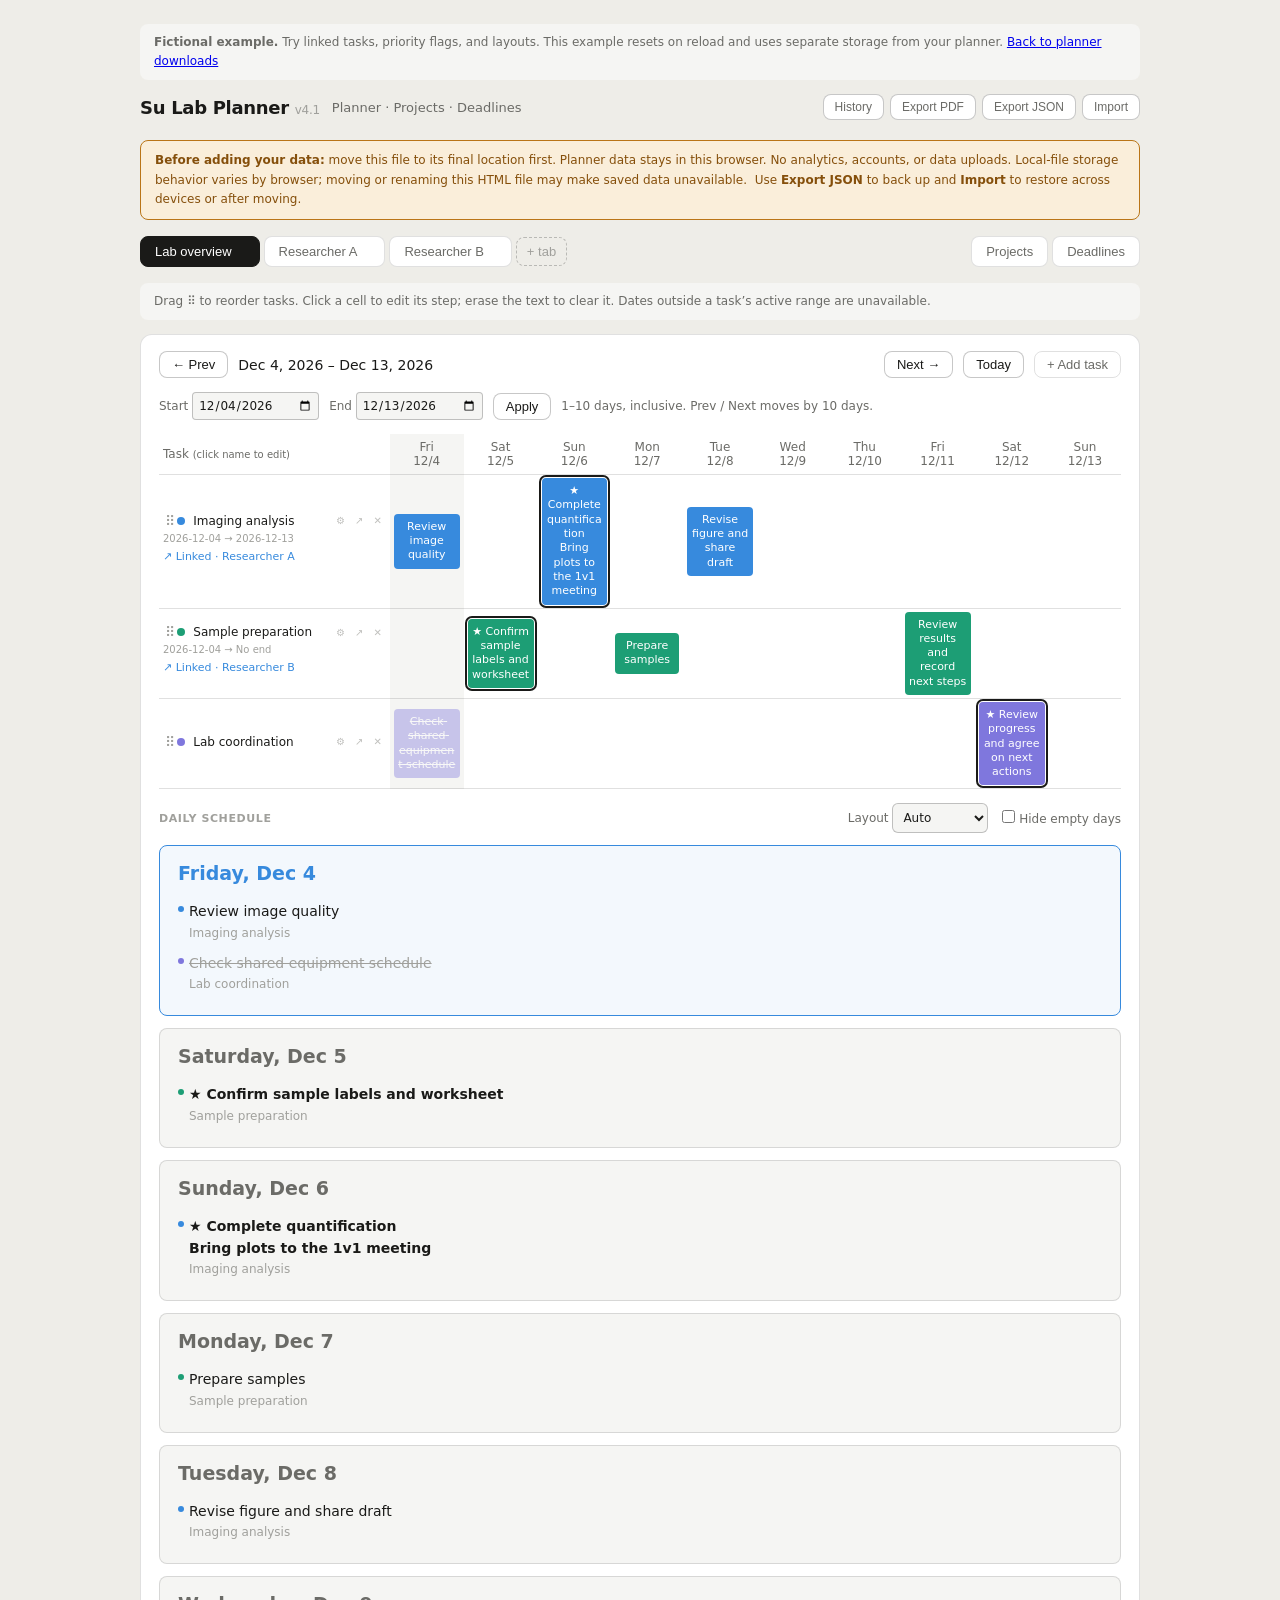
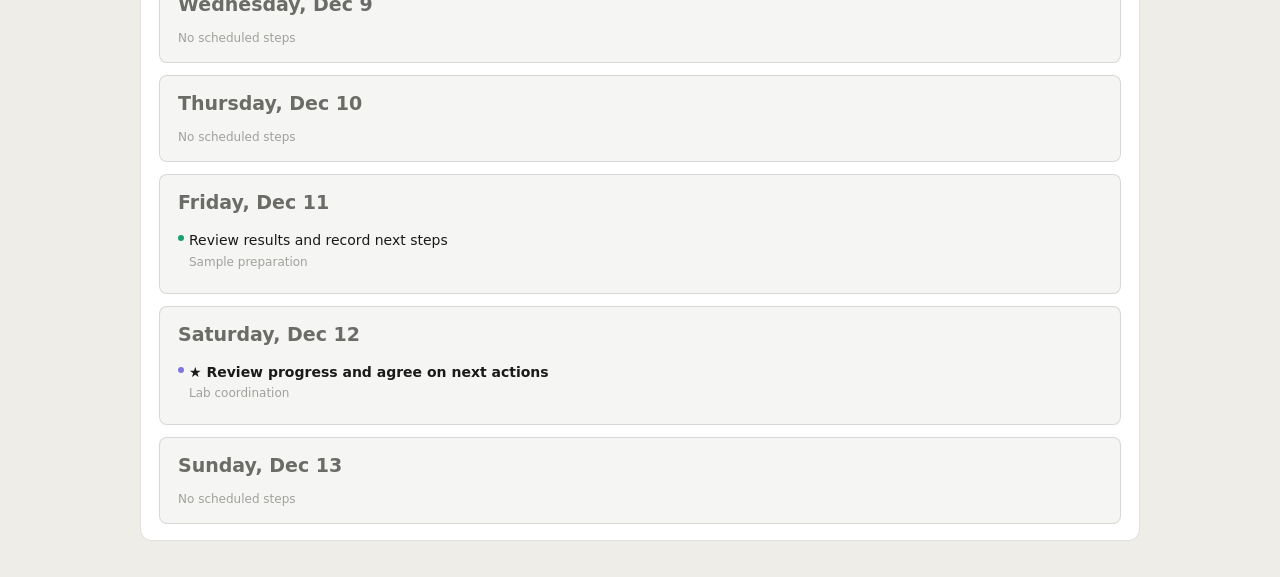
<file: planner/example.html>
<!DOCTYPE html>
<html lang="en">
<head>
<meta charset="UTF-8">
<meta http-equiv="Content-Security-Policy" content="default-src 'none'; script-src 'unsafe-inline'; style-src 'unsafe-inline'; img-src data: blob:; connect-src 'none'; font-src 'none'; object-src 'none'; base-uri 'none'; form-action 'none'">
<meta name="viewport" content="width=device-width, initial-scale=1.0">
<title>Su Lab Planner v4.1</title>
<style>
*,*::before,*::after{box-sizing:border-box;margin:0;padding:0;}
:root{
  --bg:#fff;--bg2:#f5f5f3;--bg3:#eeede8;
  --text:#1a1a18;--text2:#6b6b67;--text3:#a0a09c;
  --border:rgba(0,0,0,0.12);--border2:rgba(0,0,0,0.22);
  --r:8px;--rl:12px;
  --blue:#378ADD;--red:#E24B4A;--amber:#BA7517;--green:#1D9E75;--purple:#7F77DD;
  --red-bg:rgba(226,75,74,0.06);--amber-bg:rgba(239,159,39,0.06);
}
@media(prefers-color-scheme:dark){:root{
  --bg:#1c1c1a;--bg2:#252523;--bg3:#2e2e2b;
  --text:#f0efea;--text2:#a0a09c;--text3:#6b6b67;
  --border:rgba(255,255,255,0.12);--border2:rgba(255,255,255,0.22);
  --red-bg:rgba(226,75,74,0.12);--amber-bg:rgba(239,159,39,0.12);
}}
body{font-family:-apple-system,BlinkMacSystemFont,'Segoe UI',system-ui,sans-serif;background:var(--bg3);color:var(--text);min-height:100vh;padding:24px 16px;}
.container{max-width:1000px;margin:0 auto;}
.app-header{display:flex;align-items:center;gap:12px;margin-bottom:20px;flex-wrap:wrap;}
.app-title{font-size:18px;font-weight:600;letter-spacing:-0.3px;}
.app-sub{font-size:13px;color:var(--text2);}
.header-right{margin-left:auto;display:flex;gap:6px;align-items:center;flex-wrap:wrap;}
.hbtn{font-size:12px;padding:5px 11px;border:0.5px solid var(--border2);border-radius:var(--r);background:var(--bg);color:var(--text2);cursor:pointer;white-space:nowrap;}
.hbtn:hover{background:var(--bg2);}

.tabs-row{display:flex;gap:4px;margin-bottom:16px;align-items:center;flex-wrap:wrap;}
.tab-btn{padding:7px 14px;font-size:13px;font-weight:500;border:0.5px solid var(--border);border-radius:var(--r);cursor:pointer;background:var(--bg);color:var(--text2);display:flex;align-items:center;gap:5px;}
.tab-btn.active{background:var(--text);color:var(--bg);border-color:var(--text);}
.tab-del{font-size:10px;opacity:0;color:var(--text3);}
.tab-btn:hover .tab-del{opacity:1;}
.tab-btn.active .tab-del{color:rgba(255,255,255,0.4);}
.tab-btn.active .tab-del:hover{color:rgba(255,255,255,0.9);}
.tab-add-btn{padding:6px 10px;font-size:13px;border:0.5px dashed var(--border2);border-radius:var(--r);background:transparent;color:var(--text3);cursor:pointer;}
.tab-add-btn:hover{background:var(--bg2);color:var(--text2);}
.fixed-tabs{margin-left:auto;display:flex;gap:4px;}
.ftab{padding:7px 14px;font-size:13px;font-weight:500;border:0.5px solid var(--border);border-radius:var(--r);cursor:pointer;background:var(--bg);color:var(--text2);}
.ftab.active{background:var(--text);color:var(--bg);border-color:var(--text);}

.section{display:none;}.section.active{display:block;}
.card{background:var(--bg);border:0.5px solid var(--border);border-radius:var(--rl);padding:16px 18px;margin-bottom:12px;}
.note-box{background:var(--bg2);border-radius:var(--r);padding:9px 14px;font-size:12px;color:var(--text2);margin-bottom:14px;line-height:1.6;}

/* gantt */
.week-header{display:flex;align-items:center;gap:10px;margin-bottom:14px;flex-wrap:wrap;}
.week-nav{padding:5px 12px;font-size:13px;border:0.5px solid var(--border2);border-radius:var(--r);background:var(--bg);color:var(--text);cursor:pointer;}
.week-nav:hover{background:var(--bg2);}
.week-label{font-size:14px;font-weight:500;flex:1;}
.add-task-btn{padding:5px 12px;font-size:13px;border:0.5px solid var(--border);border-radius:var(--r);background:transparent;color:var(--text2);cursor:pointer;}
.add-task-btn:hover{background:var(--bg2);}
.gantt-wrap{overflow-x:auto;}
table.gantt{width:100%;border-collapse:collapse;font-size:12px;}
.gantt th{font-weight:500;color:var(--text2);text-align:center;padding:6px 4px;border-bottom:0.5px solid var(--border);}
.gantt th.task-col{text-align:left;width:24%;}
.gantt td{padding:3px 4px;border-bottom:0.5px solid var(--border);vertical-align:middle;}
.today-col{background:var(--bg2);}
.cell-wrap{text-align:center;cursor:pointer;}
.cell-inner{width:52px;min-height:32px;border-radius:4px;display:flex;align-items:center;justify-content:center;margin:0 auto;transition:background 0.1s;padding:3px 2px;}
.cell-inner:hover{background:var(--bg2);}
.cell-inner.filled{color:#fff;}
.cell-label{font-size:11px;line-height:1.3;text-align:center;white-space:normal;word-break:break-word;overflow:hidden;max-width:50px;display:block;}
.dot{width:8px;height:8px;border-radius:50%;display:inline-block;margin-right:5px;vertical-align:middle;flex-shrink:0;}
.task-name-inner{display:flex;align-items:center;min-width:0;}
/* inline task name edit */
.task-name-text{cursor:text;flex:1;min-width:0;overflow:hidden;text-overflow:ellipsis;white-space:nowrap;border-radius:4px;padding:1px 3px;}
.task-name-text:hover{background:var(--bg2);}
.task-name-input{flex:1;min-width:0;font-size:12px;padding:1px 4px;border:0.5px solid var(--blue);border-radius:4px;background:var(--bg);color:var(--text);outline:none;display:none;}
.task-name-input.editing{display:block;}
.task-name-text.editing{display:none;}
.del-btn{font-size:10px;color:var(--text3);cursor:pointer;padding:0 4px;margin-left:2px;opacity:0;flex-shrink:0;}
tr:hover .del-btn{opacity:1;}
tr:hover .del-btn:hover{color:var(--red);}
.cell-inner.done-cell{opacity:0.38;}
.cell-inner.done-cell .cell-label{text-decoration:line-through;}
.task-row-faded .task-name-text{color:var(--text3)!important;}
.task-row-hidden{display:none;}
.range-badge{font-size:10px;color:var(--text3);margin-left:6px;flex-shrink:0;}

/* day summary */
.day-summary{margin-top:14px;}
.day-summary-title{font-size:11px;font-weight:600;color:var(--text3);text-transform:uppercase;letter-spacing:0.6px;margin-bottom:8px;}
.day-cols{display:grid;grid-template-columns:repeat(7,1fr);gap:6px;}
.day-col{background:var(--bg2);border:0.5px solid var(--border);border-radius:var(--r);padding:8px 8px 6px;min-height:48px;}
.day-col.today-day{border-color:var(--blue);background:rgba(55,138,221,0.06);}
.day-col.empty-day{opacity:0.45;}
.day-col-head{font-size:10px;font-weight:600;color:var(--text2);margin-bottom:5px;display:flex;justify-content:space-between;align-items:baseline;}
.day-col-head .day-date{font-weight:400;font-size:10px;color:var(--text3);}
.day-col.today-day .day-col-head{color:var(--blue);}
.day-item{display:flex;align-items:flex-start;gap:5px;margin-bottom:4px;}
.day-dot{width:6px;height:6px;border-radius:50%;flex-shrink:0;margin-top:3px;}
.day-item-text{font-size:11px;line-height:1.4;color:var(--text);}
.day-item-task{font-size:10px;color:var(--text3);margin-top:0px;}
.day-item.done-item .day-item-text{text-decoration:line-through;color:var(--text3);}
@media(max-width:680px){.day-cols{grid-template-columns:repeat(4,1fr);}}
@media(max-width:440px){.day-cols{grid-template-columns:repeat(2,1fr);}}

/* deadlines */
.dl-card{background:var(--bg);border:0.5px solid var(--border);border-radius:var(--rl);padding:12px 16px;display:flex;align-items:center;gap:14px;}
.dl-card.urgent{border-color:var(--red);background:var(--red-bg);}
.dl-card.soon{border-color:var(--amber);background:var(--amber-bg);}
.dl-left{flex:1;min-width:0;}
.dl-title{font-size:14px;font-weight:500;}
.dl-meta{font-size:12px;color:var(--text2);margin-top:3px;}
.dl-badges{display:flex;gap:6px;margin-top:6px;flex-wrap:wrap;}
.badge{font-size:11px;padding:2px 8px;border-radius:20px;font-weight:500;white-space:nowrap;}
.b-red{background:#FCEBEB;color:#A32D2D;}.b-amber{background:#FAEEDA;color:#854F0B;}.b-green{background:#EAF3DE;color:#3B6D11;}.b-blue{background:#E6F1FB;color:#185FA5;}.b-purple{background:#EEEDFE;color:#3C3489;}.b-gray{background:#F1EFE8;color:#444441;}
@media(prefers-color-scheme:dark){
  .b-red{background:rgba(163,45,45,0.25);color:#f09595;}.b-amber{background:rgba(133,79,11,0.25);color:#FAC775;}.b-green{background:rgba(59,109,17,0.25);color:#C0DD97;}.b-blue{background:rgba(24,95,165,0.25);color:#85B7EB;}.b-purple{background:rgba(83,74,183,0.25);color:#AFA9EC;}.b-gray{background:rgba(68,68,65,0.25);color:#D3D1C7;}
}
.dl-days{font-size:24px;font-weight:600;text-align:right;min-width:50px;color:var(--text2);}
.dl-days.urgent{color:var(--red);}.dl-days.soon{color:var(--amber);}
.dl-days-label{font-size:10px;color:var(--text3);text-align:right;margin-top:1px;}
.row-del{font-size:13px;color:var(--text3);cursor:pointer;padding:4px;opacity:0;}
.dl-card:hover .row-del{opacity:1;}
.dl-card:hover .row-del:hover{color:var(--red);}
.row-edit{font-size:11px;color:var(--blue);cursor:pointer;padding:3px 7px;border:0.5px solid var(--blue);border-radius:4px;opacity:0;white-space:nowrap;}
.dl-card:hover .row-edit{opacity:1;}
.dl-card.dl-done{opacity:0.4;}
.dl-card.dl-done .dl-title{text-decoration:line-through;}
.done-toggle{font-size:11px;cursor:pointer;padding:3px 7px;border:0.5px solid var(--border2);border-radius:4px;opacity:0;white-space:nowrap;color:var(--text2);}
.dl-card:hover .done-toggle{opacity:1;}
.dl-card.dl-done .done-toggle{opacity:1;color:var(--green);border-color:var(--green);}
.add-btn{width:100%;margin-top:10px;padding:9px;font-size:13px;color:var(--text2);border:0.5px dashed var(--border2);border-radius:var(--r);background:transparent;cursor:pointer;}
.add-btn:hover{background:var(--bg2);}
.type-select-wrap select{width:100%;padding:7px 10px;font-size:13px;border:0.5px solid var(--border2);border-radius:var(--r);background:var(--bg2);color:var(--text);outline:none;}
.add-type-row{display:flex;gap:6px;margin-top:6px;}
.add-type-row input{flex:1;padding:5px 8px;font-size:12px;border:0.5px solid var(--border2);border-radius:var(--r);background:var(--bg2);color:var(--text);outline:none;}
.add-type-row button{padding:5px 10px;font-size:12px;border:0.5px solid var(--border2);border-radius:var(--r);background:var(--bg);color:var(--text2);cursor:pointer;white-space:nowrap;}
.add-type-row button:hover{background:var(--bg2);}

/* projects */
.proj-list{display:grid;gap:14px;}
.proj-card{background:var(--bg);border:0.5px solid var(--border);border-radius:var(--rl);overflow:hidden;transition:box-shadow 0.15s;}
.proj-card.dragging{opacity:0.5;box-shadow:0 4px 20px rgba(0,0,0,0.15);}
.proj-card.drag-over{border-color:var(--blue);}
.proj-header{display:flex;align-items:center;gap:10px;padding:14px 16px;border-bottom:0.5px solid var(--border);cursor:grab;}
.proj-header:active{cursor:grabbing;}
.drag-handle{font-size:14px;color:var(--text3);cursor:grab;padding:0 2px;flex-shrink:0;user-select:none;}
.drag-handle:active{cursor:grabbing;}
.proj-color-dot{width:10px;height:10px;border-radius:50%;flex-shrink:0;}
.proj-title{font-size:14px;font-weight:500;flex:1;min-width:0;overflow:hidden;text-overflow:ellipsis;white-space:nowrap;}
.proj-date{font-size:11px;color:var(--text3);}
.proj-actions{display:flex;gap:6px;opacity:0;transition:opacity 0.1s;flex-shrink:0;}
.proj-card:hover .proj-actions{opacity:1;}
.proj-act-btn{font-size:11px;padding:3px 8px;border:0.5px solid var(--border2);border-radius:var(--r);background:transparent;color:var(--text2);cursor:pointer;white-space:nowrap;}
.proj-act-btn:hover{background:var(--bg2);}
.proj-act-btn.danger:hover{color:var(--red);border-color:var(--red);}
.proj-body{padding:14px 16px;}
.ms-grid{display:grid;grid-template-columns:repeat(auto-fill,minmax(200px,1fr));gap:8px;margin-bottom:14px;}
.ms-card{border:0.5px solid var(--border);border-radius:var(--r);padding:10px 12px;background:var(--bg2);position:relative;}
.ms-card.done{opacity:0.55;}
.ms-card.ms-dragging{opacity:0.4;box-shadow:0 2px 12px rgba(0,0,0,0.12);}
.ms-card.ms-drag-over{border-color:var(--blue);}
.ms-drag-handle{font-size:12px;color:var(--text3);cursor:grab;margin-right:4px;user-select:none;flex-shrink:0;}
.ms-drag-handle:active{cursor:grabbing;}
.ms-name{font-size:13px;font-weight:500;margin-bottom:3px;padding-right:40px;}
.ms-due{font-size:11px;color:var(--text2);}
.ms-actions{position:absolute;top:7px;right:6px;display:flex;gap:4px;opacity:0;}
.ms-card:hover .ms-actions{opacity:1;}
.ms-act{font-size:10px;color:var(--text3);cursor:pointer;padding:2px 4px;border-radius:3px;}
.ms-act:hover{color:var(--blue);background:var(--bg3);}
.ms-act.del:hover{color:var(--red);}
.ms-status{display:inline-block;margin-top:6px;}
.status-pill{font-size:10px;padding:2px 7px;border-radius:20px;cursor:pointer;font-weight:500;border:none;background:transparent;}
.status-pill.not-started{background:var(--bg3);color:var(--text2);}
.status-pill.in-progress{background:#E6F1FB;color:#185FA5;}
.status-pill.done{background:#EAF3DE;color:#3B6D11;}
@media(prefers-color-scheme:dark){
  .status-pill.not-started{background:var(--bg3);color:var(--text2);}
  .status-pill.in-progress{background:rgba(24,95,165,0.25);color:#85B7EB;}
  .status-pill.done{background:rgba(59,109,17,0.25);color:#C0DD97;}
}
.priority-badge{font-size:10px;color:var(--text3);padding:2px 6px;border:0.5px solid var(--border);border-radius:4px;margin-left:4px;flex-shrink:0;}
.timeline-wrap{overflow-x:auto;}
.timeline-label{font-size:11px;font-weight:500;color:var(--text2);margin-bottom:6px;}
table.tl-table{border-collapse:collapse;font-size:11px;min-width:100%;}
.tl-table th{font-weight:500;color:var(--text3);text-align:center;padding:3px 2px;border-bottom:0.5px solid var(--border);min-width:36px;}
.tl-table th.tl-name-col{text-align:left;min-width:120px;max-width:160px;padding-right:8px;}
.tl-table td{padding:2px 2px;border-bottom:0.5px solid var(--border);vertical-align:middle;}
.tl-table td.tl-name{font-size:11px;color:var(--text2);padding-right:8px;max-width:160px;overflow:hidden;text-overflow:ellipsis;white-space:nowrap;}
.tl-cell{height:18px;border-radius:3px;}
.tl-today-col{background:var(--bg2);}
.add-ms-btn{width:100%;margin-top:10px;padding:7px;font-size:12px;color:var(--text2);border:0.5px dashed var(--border2);border-radius:var(--r);background:transparent;cursor:pointer;}
.add-ms-btn:hover{background:var(--bg2);}
.add-proj-btn{width:100%;margin-top:4px;padding:9px;font-size:13px;color:var(--text2);border:0.5px dashed var(--border2);border-radius:var(--r);background:transparent;cursor:pointer;}
.add-proj-btn:hover{background:var(--bg2);}

/* history */
.history-panel{display:none;background:var(--bg);border:0.5px solid var(--border);border-radius:var(--rl);padding:14px 16px;margin-bottom:16px;}
.history-panel.open{display:block;}
.history-panel h3{font-size:14px;font-weight:500;margin-bottom:10px;}
.history-list{max-height:220px;overflow-y:auto;}
.history-item{display:flex;align-items:center;gap:10px;padding:7px 0;border-bottom:0.5px solid var(--border);font-size:12px;}
.history-item:last-child{border-bottom:none;}
.h-time{color:var(--text3);min-width:130px;}
.h-desc{color:var(--text2);flex:1;}
.h-restore{font-size:11px;color:var(--blue);cursor:pointer;padding:2px 6px;border:0.5px solid var(--blue);border-radius:4px;white-space:nowrap;}
.h-restore:hover{background:var(--bg2);}

/* modal */
.modal-overlay{display:none;position:fixed;inset:0;background:rgba(0,0,0,0.35);z-index:200;align-items:center;justify-content:center;}
.modal-overlay.open{display:flex;}
.modal{background:var(--bg);border:0.5px solid var(--border2);border-radius:var(--rl);padding:22px 24px;width:360px;max-width:calc(100vw - 32px);max-height:90vh;overflow-y:auto;}
.modal h3{font-size:15px;font-weight:500;margin-bottom:16px;}
.modal label{font-size:12px;color:var(--text2);display:block;margin-bottom:4px;margin-top:10px;}
.modal label:first-of-type{margin-top:0;}
.modal input{width:100%;padding:7px 10px;font-size:13px;border:0.5px solid var(--border2);border-radius:var(--r);background:var(--bg2);color:var(--text);outline:none;}
.modal input:focus{border-color:var(--blue);}
.modal-footer{display:flex;gap:8px;justify-content:flex-end;margin-top:18px;}
.modal-footer button{padding:7px 16px;font-size:13px;border-radius:var(--r);cursor:pointer;border:0.5px solid var(--border2);background:var(--bg);color:var(--text);}
.modal-footer .btn-primary{background:var(--text);color:var(--bg);border-color:var(--text);}

@media print{
  @page{size:A4 landscape;margin:12mm 14mm;}
  *{-webkit-print-color-adjust:exact!important;print-color-adjust:exact!important;}
  body{background:#fff!important;padding:0;}
  .header-right,.tab-add-btn,.tab-del,.history-panel,.modal-overlay,.add-btn,.add-task-btn,.week-nav,.del-btn,.row-del,.row-edit,.proj-actions,.ms-actions,.add-ms-btn,.add-proj-btn,.drag-handle,.note-box,.warning-banner{display:none!important;}
  .container{max-width:100%;}
  /* only print the active section — inactive ones stay hidden */
  .section:not(.active){display:none!important;}
  .section.active{display:block!important;}
  /* hide all tab buttons except the active one as a header label */
  .tabs-row{margin-bottom:8px;}
  .tab-btn,.ftab{display:none!important;}
  .tab-btn.active{display:inline-flex!important;font-size:14px;font-weight:600;background:#f0f0ee!important;color:#1a1a18!important;border:0.5px solid #ccc!important;margin-bottom:8px;pointer-events:none;}
  .ftab.active{display:inline-flex!important;font-size:14px;font-weight:600;background:#f0f0ee!important;color:#1a1a18!important;border:0.5px solid #ccc!important;margin-bottom:8px;pointer-events:none;}
  .fixed-tabs{margin-left:0;}
  /* force badge colors */
  .b-red{background:#FCEBEB!important;color:#A32D2D!important;}
  .b-amber{background:#FAEEDA!important;color:#854F0B!important;}
  .b-green{background:#EAF3DE!important;color:#3B6D11!important;}
  .b-blue{background:#E6F1FB!important;color:#185FA5!important;}
  .b-purple{background:#EEEDFE!important;color:#3C3489!important;}
  .b-gray{background:#F1EFE8!important;color:#444441!important;}
  /* gantt cell colors forced */
  .cell-inner.filled{color:#fff!important;}
  .badge{-webkit-print-color-adjust:exact!important;}
  /* milestone status pills */
  .status-pill.not-started{background:#f0f0ee!important;color:#6b6b67!important;}
  .status-pill.in-progress{background:#E6F1FB!important;color:#185FA5!important;}
  .status-pill.done{background:#EAF3DE!important;color:#3B6D11!important;}
  /* deadline urgency backgrounds */
  .dl-card.urgent{background:#FCEBEB!important;border-color:#E24B4A!important;}
  .dl-card.soon{background:#FAEEDA!important;border-color:#BA7517!important;}
  .dl-days.urgent{color:#E24B4A!important;}
  .dl-days.soon{color:#BA7517!important;}
}

.range-controls{display:flex;align-items:center;gap:10px;flex-wrap:wrap;margin-bottom:14px;font-size:12px;color:var(--text2)}
.range-controls input{font:inherit;background:var(--bg2);color:var(--text);border:1px solid var(--border2);border-radius:4px;padding:5px}
.modal textarea{width:100%;font:inherit;font-size:13px;line-height:1.5;padding:8px;background:var(--bg2);color:var(--text);border:1px solid var(--border2);border-radius:var(--r);resize:vertical}
.cell-inner{width:100%;min-width:64px;padding:6px 4px}.cell-label{max-width:none;white-space:pre-wrap;overflow-wrap:anywhere;overflow:visible}
.gantt th.task-col{min-width:210px}.gantt th:not(.task-col){min-width:70px}.task-name-text{white-space:normal;overflow-wrap:anywhere}
.day-cols{grid-template-columns:repeat(auto-fit,minmax(120px,1fr))}.day-item-text{white-space:pre-wrap;overflow-wrap:anywhere}
.task-range{font-size:10px;color:var(--text3);margin:4px 0}.inactive-cell{text-align:center;color:var(--text3);background:var(--bg2)}
tr.dragging{opacity:.4}.del-btn{opacity:.65}
@media print{.range-controls,.drag-handle{display:none!important}.gantt th.task-col{min-width:130px}.gantt th:not(.task-col){min-width:0}.cell-inner{min-width:0}.gantt-wrap{overflow:visible}.day-cols{grid-template-columns:repeat(5,1fr)}tr{break-inside:avoid}}

.schedule-heading{display:flex;justify-content:space-between;align-items:center;gap:12px;flex-wrap:wrap;margin-bottom:12px}.schedule-heading .day-summary-title{margin:0}.schedule-controls{display:flex;gap:14px;align-items:center;font-size:12px;color:var(--text2)}.schedule-controls select,.modal select{font:inherit;color:var(--text);background:var(--bg2);border:1px solid var(--border2);padding:6px;border-radius:6px}.modal select{width:100%}.transfer-help{font-size:12px;line-height:1.6;margin-top:12px;color:var(--text2)}
.day-cols.layout-horizontal{display:grid;grid-template-columns:repeat(var(--day-count),minmax(118px,1fr));overflow-x:auto;padding-bottom:8px}.day-cols.layout-vertical{display:flex;flex-direction:column;gap:12px}.layout-vertical .day-col{width:100%;padding:16px 18px}.layout-vertical .day-col-head{font-size:19px;font-weight:700;margin-bottom:12px}.layout-vertical .day-item-text{font-size:14px;line-height:1.6}.layout-vertical .day-item-task{font-size:12px;margin-top:3px}.day-item{border:0;background:none;text-align:left;color:inherit;font:inherit;width:100%;cursor:pointer;padding:4px 0}.day-item:hover .day-item-text{text-decoration:underline}.day-item-text,.day-item-task{display:block}.day-item>span:last-child{min-width:0}.day-dot{margin-top:6px}.empty-note{font-size:12px;color:var(--text3)}.priority-cell{outline:2px solid var(--text);outline-offset:1px}.priority-item:not(.done-item) .day-item-text{font-weight:700}.linked-label{font-size:11px;line-height:1.5;color:var(--blue);margin:5px 0}.priority-option{display:flex!important;gap:7px;align-items:center}.danger{color:var(--red)}
@media print{.schedule-controls{display:none!important}.day-cols.layout-horizontal{grid-template-columns:repeat(var(--day-count),minmax(0,1fr));overflow:visible}.day-cols.layout-vertical{display:block}.layout-vertical .day-col{margin-bottom:10px;break-inside:avoid}.day-item:hover .day-item-text{text-decoration:none}}
</style>
</head>
<body>
<div class="container">

<div class="note-box"><strong>Fictional example.</strong> Try linked tasks, priority flags, and layouts. This example resets on reload and uses separate storage from your planner. <a href="index.html">Back to planner downloads</a></div><div class="app-header">
  <span class="app-title">Su Lab Planner <span style="font-size:12px;font-weight:400;color:var(--text3);">v4.1</span></span>
  <span class="app-sub">Planner · Projects · Deadlines</span>
  <div class="header-right">
    <button class="hbtn" onclick="toggleHistory()">History</button>
    <button class="hbtn" onclick="window.print()">Export PDF</button>
    <button class="hbtn" onclick="exportJSON()">Export JSON</button>
    <button class="hbtn" onclick="document.getElementById('imp').click()">Import</button>
    <input type="file" id="imp" accept=".json" style="display:none" onchange="importData(event)">
  </div>
</div>

<div class="warning-banner" style="background:#FAEEDA;border:0.5px solid #BA7517;border-radius:8px;padding:10px 14px;margin-bottom:16px;font-size:12px;color:#854F0B;line-height:1.6;">
  <strong style="font-weight:600;">Before adding your data:</strong> move this file to its final location first. Planner data stays in this browser. No analytics, accounts, or data uploads. Local-file storage behavior varies by browser; moving or renaming this HTML file may make saved data unavailable.
  &nbsp;Use <strong style="font-weight:600;">Export JSON</strong> to back up and <strong style="font-weight:600;">Import</strong> to restore across devices or after moving.
</div>
<div class="history-panel" id="history-panel">
  <h3>Action history — click Restore to roll back</h3>
  <div class="history-list" id="history-list"></div>
</div>

<div class="tabs-row" id="tabs-row">
  <button class="tab-add-btn" onclick="openAddTab()">+ tab</button>
  <div class="fixed-tabs">
    <button class="ftab" id="ftab-proj" onclick="switchFixed('projects')">Projects</button>
    <button class="ftab" id="ftab-dl" onclick="switchFixed('deadlines')">Deadlines</button>
  </div>
</div>

<div id="gantt-sections"></div>

<div class="section" id="sec-projects">
  <div class="note-box">Drag the ⠿ handle to reorder projects by priority. Click a status pill to cycle it. Use the edit button on each milestone to update it.</div>
  <div class="proj-list" id="proj-list"></div>
  <button class="add-proj-btn" onclick="openAddProj()">+ Add project</button>
</div>

<div class="section" id="sec-deadlines">
  <div style="display:flex;align-items:center;justify-content:space-between;margin-bottom:14px;flex-wrap:wrap;gap:8px;">
    <span style="font-size:12px;color:var(--text2);">Red = due within 7 days · Orange = within 14 days. Hover a card to edit or delete.</span>
    <button class="hbtn" id="btn-hide-done" onclick="toggleHideDone()" style="font-size:12px;">Hide done</button>
  </div>
  <div class="dl-list" id="dl-list"></div>
  <button class="add-btn" onclick="openAddDL()">+ Add deadline</button>
</div>

</div>

<!-- modal: tab -->
<div class="modal-overlay" id="modal-tab">
  <div class="modal"><h3 id="mtab-title">Add schedule tab</h3>
    <label>Tab name</label><input id="inp-tab" placeholder="e.g. Weekly plan – Yuxiu" />
    <div class="modal-footer"><button onclick="closeModal('modal-tab')">Cancel</button><button class="btn-primary" id="mtab-ok" onclick="confirmTab()">Add</button></div>
  </div>
</div>
<!-- modal: task -->
<div class="modal-overlay" id="modal-task">
  <div class="modal"><h3 id="mtask-title">Add experiment task</h3>
    <label>Task name</label><input id="inp-task" placeholder="e.g. bortezomib CCK-8 assay" />
    <label style="margin-top:10px;">Active date range (leave blank = always show)</label>
    <div style="display:flex;gap:8px;align-items:center;">
      <input id="inp-task-wk-start" type="date" style="flex:1;" />
      <span style="font-size:12px;color:var(--text2);">to</span>
      <input id="inp-task-wk-end" type="date" style="flex:1;" />
    </div>
    <div style="font-size:11px;color:var(--text3);margin-top:4px;">Either date may be blank (no boundary). Tasks appear only when their active dates overlap the displayed range.</div>
    <p id="task-linked-note" class="linked-label"></p><button id="delete-everywhere" class="hbtn danger" onclick="deleteEverywhere()" hidden>Delete from every tab</button>
    <div class="modal-footer"><button onclick="closeModal('modal-task')">Cancel</button><button class="btn-primary" id="mtask-ok" onclick="confirmAddTask()">Add</button></div>
  </div>
</div>
<div class="modal-overlay" id="modal-transfer"><div class="modal"><h3>Add to another tab</h3><p id="transfer-name"></p><label for="transfer-target">Destination</label><select id="transfer-target"></select><label for="transfer-mode">Mode</label><select id="transfer-mode"><option value="linked">Linked task (keep edits synchronized)</option><option value="copy">Independent copy</option></select><p class="transfer-help">Includes all dated steps, completion and priority flags, and active dates. Each tab keeps its own task order.</p><div class="modal-footer"><button onclick="closeModal('modal-transfer')">Cancel</button><button class="btn-primary" onclick="confirmTransfer()">Add</button></div></div></div>
<!-- modal: cell -->
<div class="modal-overlay" id="modal-cell">
  <div class="modal"><h3>Step label</h3>
    <label>Label shown in cell (no character limit; Enter for a new line)</label><textarea id="inp-cell" rows="5" placeholder="e.g. transfection + refresh"></textarea>
    <div style="display:flex;align-items:center;gap:8px;margin-top:12px;">
      <input type="checkbox" id="inp-cell-done" style="width:auto;margin:0;" />
      <label for="inp-cell-done" style="margin:0;font-size:13px;color:var(--text);cursor:pointer;">Mark as done</label>
    </div>
    <label class="priority-option"><input type="checkbox" id="inp-cell-priority" style="width:auto"> ★ Priority step</label>
    <div class="modal-footer"><button onclick="closeModal('modal-cell')">Cancel</button><button class="btn-primary" onclick="confirmCell()">OK</button></div>
  </div>
</div>
<!-- modal: deadline -->
<div class="modal-overlay" id="modal-dl">
  <div class="modal"><h3 id="mdl-title">Add deadline</h3>
    <label>Name</label><input id="inp-dl-name" placeholder="e.g. DOD-2 Year 2 annual report" />
    <label>Due date</label><input id="inp-dl-date" type="date" />
    <label>Type</label>
    <div class="type-select-wrap"><select id="inp-dl-type"></select></div>
    <div class="add-type-row">
      <input id="inp-new-type" placeholder="New type name…" maxlength="24" />
      <button onclick="addCustomType()">+ Add type</button>
    </div>
    <div class="modal-footer"><button onclick="closeModal('modal-dl')">Cancel</button><button class="btn-primary" id="mdl-ok" onclick="confirmDL()">Save</button></div>
  </div>
</div>
<!-- modal: project -->
<div class="modal-overlay" id="modal-proj">
  <div class="modal"><h3 id="mproj-title">Add project</h3>
    <label>Project name</label><input id="inp-proj-name" placeholder="e.g. BioPROTAC manuscript" />
    <label>Target end date (optional)</label><input id="inp-proj-date" type="date" />
    <label>Description (optional)</label><input id="inp-proj-desc" placeholder="Brief note" />
    <div class="modal-footer"><button onclick="closeModal('modal-proj')">Cancel</button><button class="btn-primary" id="mproj-ok" onclick="confirmProj()">Add</button></div>
  </div>
</div>
<!-- modal: milestone -->
<div class="modal-overlay" id="modal-ms">
  <div class="modal"><h3 id="mms-title">Add milestone</h3>
    <label>Milestone name</label><input id="inp-ms-name" placeholder="e.g. Submit manuscript draft" />
    <label>Target date</label><input id="inp-ms-date" type="date" />
    <div class="modal-footer"><button onclick="closeModal('modal-ms')">Cancel</button><button class="btn-primary" id="mms-ok" onclick="confirmMS()">Add</button></div>
  </div>
</div>

<script>
const TASK_COLORS=['#1D9E75','#378ADD','#D85A30','#D4537E','#BA7517','#639922','#7F77DD'];
const PROJ_COLORS=['#378ADD','#1D9E75','#7F77DD','#D85A30','#BA7517','#D4537E','#639922'];
const STATUS_CYCLE=['not-started','in-progress','done'];
const STATUS_LABEL={'not-started':'Not started','in-progress':'In progress','done':'Done'};
const SK='sulab_planner_demo_v41',HK='sulab_planner_demo_history_v41';

let DEFAULT_STATE=()=>({schemaVersion:4,activeTab:'g0',tabs:[{id:'g0',name:'Planner',tasks:[],nxt:1}],nxtTab:1,dlTypes:[{id:'grant',label:'Grant application',badge:'b-blue'},{id:'report',label:'Annual report',badge:'b-amber'},{id:'review',label:'Review / manuscript',badge:'b-green'},{id:'conference',label:'Conference',badge:'b-purple'}],dls:[],nxtDl:1,projects:[],nxtProj:1});
let S=DEFAULT_STATE();
let H=[],pCell=null,tabMode=null,projMode=null,msMode=null,hideDone=false;
// Parse date string as LOCAL time (fixes timezone off-by-one)
function parseLocalDate(s){if(!s)return null;let[y,m,d]=s.split('-').map(Number);let dt=new Date(y,m-1,d);dt.setHours(0,0,0,0);return dt;}
const NOW=(()=>{let d=new Date();d.setHours(0,0,0,0);return d;})();

function save(d){
  localStorage.setItem(SK,JSON.stringify(S));
  if(d){H=JSON.parse(localStorage.getItem(HK)||'[]');H.unshift({ts:Date.now(),d,snap:JSON.stringify(S)});if(H.length>60)H=H.slice(0,60);localStorage.setItem(HK,JSON.stringify(H));}
}
function load(){try{let r=(localStorage.getItem(SK));if(r)S=JSON.parse(r);H=JSON.parse(localStorage.getItem(HK)||'[]');migrateData();S.tabs.forEach(t=>{t.viewStart=iso(NOW);});}catch(e){alert('Saved data could not be loaded. Import a JSON backup if needed.');S=DEFAULT_STATE();}}
function iso(d){return d.getFullYear()+'-'+String(d.getMonth()+1).padStart(2,'0')+'-'+String(d.getDate()).padStart(2,'0');}
function addDays(d,n){let x=new Date(d);x.setDate(x.getDate()+n);return x;}
function validDate(s){return typeof s==='string'&&/^\d{4}-\d{2}-\d{2}$/.test(s)&&iso(parseLocalDate(s))===s;}
function esc(s){return String(s??'').replace(/[&<>"']/g,c=>({'&':'&amp;','<':'&lt;','>':'&gt;','"':'&quot;',"'":'&#39;'}[c]));}
function migrateData(state=S,anchor=iso(getMon(0))){
  state.tabs.forEach(tab=>{tab.viewStart=validDate(tab.viewStart)?tab.viewStart:iso(NOW);tab.viewDays=Number.isInteger(tab.viewDays)&&tab.viewDays>=1&&tab.viewDays<=10?tab.viewDays:7;
    tab.tasks.forEach((task,i)=>{task.color=task.color||TASK_COLORS[i%TASK_COLORS.length];task.cells=task.cells||{};
      Object.keys(task.cells).forEach(k=>{let m=k.match(/_w(-?\d+)_d(\d+)$/);if(m){task.cells[iso(addDays(parseLocalDate(anchor),Number(m[1])*7+Number(m[2])))]=task.cells[k];delete task.cells[k];}});
      if(!validDate(task.wkStart))delete task.wkStart;if(!validDate(task.wkEnd))delete task.wkEnd;
    });delete tab.wk;
  });
  // Rehydrate shared task objects after JSON serialization. Old tab-local IDs are remapped once.
  let shared=new Map(),next=1,modern=state.taskSchema===1;
  if(modern)next=Math.max(1,Number(state.nextTask)||1,...state.tabs.flatMap(t=>t.tasks.map(x=>Number(x.id)+1)));
  state.tabs.forEach(tab=>{tab.dailyLayout=['auto','horizontal','vertical'].includes(tab.dailyLayout)?tab.dailyLayout:'auto';tab.hideEmpty=!!tab.hideEmpty;
    tab.tasks=tab.tasks.map(task=>{if(!modern){task.id=next++;task.originTab=tab.id;}if(!Number.isSafeInteger(task.id)||task.id<1)throw Error('Invalid task ID');
      if(shared.has(task.id))return shared.get(task.id);shared.set(task.id,task);return task;});
    tab.tasks=tab.tasks.filter((t,i,a)=>a.findIndex(x=>x.id===t.id)===i);
  });state.nextTask=next;state.taskSchema=1;state.schemaVersion=4.1;
}
function taskActive(task,start,end=start){return (!task.wkStart||task.wkStart<=end)&&(!task.wkEnd||task.wkEnd>=start);}
function getTab(id){return S.tabs.find(t=>t.id===id);}
function getProj(id){return S.projects.find(p=>p.id===id);}

function getMon(off){let d=new Date(NOW),day=d.getDay(),diff=day===0?-6:1-day;d.setDate(d.getDate()+diff+off*7);d.setHours(0,0,0,0);return d;}
function fmt(d){return(d.getMonth()+1)+'/'+d.getDate();}
function fmtFull(s){if(!s)return'';let d=parseLocalDate(s);return d.toLocaleDateString('en-US',{month:'short',day:'numeric',year:'numeric'});}
function wkn(d){let s=new Date(d.getFullYear(),0,1);return Math.ceil(((d-s)/86400000+s.getDay()+1)/7);}
function daysLeft(dateStr){if(!dateStr)return null;let d=parseLocalDate(dateStr);return Math.round((d-NOW)/86400000);}
function getDLTypeBadge(id){let t=S.dlTypes.find(t=>t.id===id);return t?t.badge:'b-gray';}
function getDLTypeLabel(id){let t=S.dlTypes.find(t=>t.id===id);return t?t.label:'Other';}

/* tabs */
function switchTab(id){S.activeTab=id;save();renderTabs();renderSections();}
function switchFixed(w){S.activeTab=w;save();renderTabs();renderSections();if(w==='deadlines')renderDL();if(w==='projects')renderProjects();}
function openAddTab(){tabMode='add';document.getElementById('mtab-title').textContent='Add schedule tab';document.getElementById('mtab-ok').textContent='Add';document.getElementById('inp-tab').value='';openModal('modal-tab');setTimeout(()=>document.getElementById('inp-tab').focus(),100);}
function openRenameTab(id,e){e.stopPropagation();tabMode={rid:id};let t=getTab(id);document.getElementById('mtab-title').textContent='Rename tab';document.getElementById('mtab-ok').textContent='Rename';document.getElementById('inp-tab').value=t.name;openModal('modal-tab');setTimeout(()=>{let el=document.getElementById('inp-tab');el.focus();el.select();},100);}
function confirmTab(){
  let n=document.getElementById('inp-tab').value.trim();if(!n)return;
  if(tabMode==='add'){let id='g'+S.nxtTab++;S.tabs.push({id,name:n,viewStart:iso(NOW),viewDays:7,tasks:[],nxt:1});S.activeTab=id;save('Added tab: '+n);}
  else if(tabMode&&tabMode.rid){let t=getTab(tabMode.rid),old=t.name;t.name=n;save('Renamed: '+old+' → '+n);}
  closeModal('modal-tab');render();
}
function deleteTab(id,e){
  e.stopPropagation();let t=getTab(id);
  if(!confirm(`Delete tab "${t.name}"? Tasks linked in other tabs will remain there.`))return;
  S.tabs=S.tabs.filter(x=>x.id!==id);
  if(S.activeTab===id)S.activeTab=S.tabs.length?S.tabs[0].id:'projects';
  save('Deleted tab: '+t.name);render();
}
function renderTabs(){
  let row=document.getElementById('tabs-row');
  row.querySelectorAll('.tab-btn').forEach(b=>b.remove());
  let addBtn=row.querySelector('.tab-add-btn');
  S.tabs.forEach(tab=>{
    let btn=document.createElement('button');
    btn.className='tab-btn'+(S.activeTab===tab.id?' active':'');
    btn.innerHTML=`<span ondblclick="openRenameTab('${tab.id}',event)" title="Double-click to rename">${esc(tab.name)}</span><span class="tab-del" onclick="deleteTab('${tab.id}',event)">✕</span>`;
    btn.addEventListener('click',e=>{if(!e.target.classList.contains('tab-del'))switchTab(tab.id);});
    row.insertBefore(btn,addBtn);
  });
  document.getElementById('ftab-proj').classList.toggle('active',S.activeTab==='projects');
  document.getElementById('ftab-dl').classList.toggle('active',S.activeTab==='deadlines');
}
function renderSections(){
  let con=document.getElementById('gantt-sections');
  S.tabs.forEach(tab=>{
    let sec=document.getElementById('sec-'+tab.id);
    if(!sec){sec=document.createElement('div');sec.className='section';sec.id='sec-'+tab.id;con.appendChild(sec);}
    sec.classList.toggle('active',S.activeTab===tab.id);
    if(S.activeTab===tab.id)buildGantt(tab,sec);
  });
  con.querySelectorAll('.section').forEach(s=>{
    let id=s.id.replace('sec-','');if(!S.tabs.find(t=>t.id===id))s.remove();
  });
  document.getElementById('sec-projects').classList.toggle('active',S.activeTab==='projects');
  document.getElementById('sec-deadlines').classList.toggle('active',S.activeTab==='deadlines');
}

/* gantt */
function buildGantt(tab,sec){
  if(!tab.viewStart)tab.viewStart=iso(NOW);if(!tab.viewDays)tab.viewDays=7;
  let days=Array.from({length:tab.viewDays},(_,i)=>addDays(parseLocalDate(tab.viewStart),i));
  let end=iso(days.at(-1));let visible=tab.tasks.filter(t=>taskActive(t,tab.viewStart,end));
  let head='<tr><th class="task-col">Task <small>(click name to edit)</small></th>'+days.map(d=>`<th class="${iso(d)===iso(NOW)?'today-col':''}">${d.toLocaleDateString('en-US',{weekday:'short'})}<br>${fmt(d)}</th>`).join('')+'</tr>';
  let body=visible.map(task=>{
    let col=task.color||TASK_COLORS[tab.tasks.indexOf(task)%TASK_COLORS.length];
    let cells=days.map((d,di)=>{let k=iso(d);if(!taskActive(task,k))return '<td class="inactive-cell" title="Outside task active dates">—</td>';
      let entry=task.cells[k],lbl=typeof entry==='object'?entry.label:entry||'',done=entry&&entry.done;
      return `<td class="cell-wrap ${k===iso(NOW)?'today-col':''}"><div class="cell-inner ${lbl?'filled':''} ${done?'done-cell':''} ${entry&&entry.priority?'priority-cell':''}" style="${lbl?'background:'+col:''}" onclick="toggleCell('${tab.id}',${task.id},${di})" title="${esc(lbl||'Click to add step')}"><span class="cell-label">${entry&&entry.priority?'★ ':''}${esc(lbl)}</span></div></td>`;
    }).join('');
    let note=task.wkStart||task.wkEnd?`${task.wkStart||'Any date'} → ${task.wkEnd||'No end'}`:'';
    return `<tr data-task-id="${task.id}" ondragover="taskDragOver(event)" ondrop="taskDrop(event,'${tab.id}',${task.id})">
    <td><div class="task-name-inner"><span class="drag-handle" draggable="true" ondragstart="taskDragStart(event,'${tab.id}',${task.id})" ondragend="taskDragEnd()" tabindex="0" role="button" aria-label="Reorder task; use Alt+ArrowUp or Alt+ArrowDown" onkeydown="taskKeyMove(event,'${tab.id}',${task.id})" title="Drag to reorder; Alt+↑/↓ also works">⠿</span><span class="dot" style="background:${col}"></span>
    <span class="task-name-text" id="tnt-${tab.id}-${task.id}" onclick="startEditTaskName('${tab.id}',${task.id})">${esc(task.name)}</span>
    <input class="task-name-input" id="tni-${tab.id}-${task.id}" value="${esc(task.name)}" onblur="commitTaskName('${tab.id}',${task.id})" onkeydown="if(event.key==='Enter')this.blur();if(event.key==='Escape')cancelTaskName('${tab.id}',${task.id});">
    <span class="del-btn" onclick="openEditTask('${tab.id}',${task.id})" title="Task settings">⚙</span><span class="del-btn" onclick="openTransfer('${tab.id}',${task.id})" title="Add to another tab">↗</span><span class="del-btn" onclick="delTask('${tab.id}',${task.id})" title="Remove task from this tab">✕</span></div><div class="task-range">${note}</div>${taskSource(task,tab.id)}</td>${cells}</tr>`;
  }).join('');
  let layout=tab.dailyLayout==='auto'||!tab.dailyLayout?(days.length>7?'vertical':'horizontal'):tab.dailyLayout;
  let shown=0;
  let summary=days.map((d,di)=>{let k=iso(d);let daily=visible.filter(t=>taskActive(t,k)&&t.cells[k]);
    if(tab.hideEmpty&&!daily.length)return '';shown++;
    daily.sort((a,b)=>Number(!!b.cells[k].priority&&!b.cells[k].done)-Number(!!a.cells[k].priority&&!a.cells[k].done));
    let items=daily.map(t=>{let e=t.cells[k],lbl=typeof e==='object'?e.label:e;return `<button class="day-item ${e.done?'done-item':''} ${e.priority?'priority-item':''}" onclick="toggleCell('${tab.id}',${t.id},${di})" title="Edit step"><span class="day-dot" style="background:${t.color}"></span><span><span class="day-item-text">${e.priority?'★ ':''}${esc(lbl)}</span><span class="day-item-task">${esc(t.name)}</span></span></button>`;}).join('');
    return `<div class="day-col ${k===iso(NOW)?'today-day':''}"><div class="day-col-head">${d.toLocaleDateString('en-US',{weekday:layout==='vertical'?'long':'short',month:'short',day:'numeric'})}</div><div class="day-items">${items||'<span class="empty-note">No scheduled steps</span>'}</div></div>`;}).join('');
  let scheduleControls=`<div class="schedule-heading"><div class="day-summary-title">Daily schedule</div><div class="schedule-controls"><label>Layout <select aria-label="Daily schedule layout" onchange="setDailyOption('${tab.id}','dailyLayout',this.value)">${['auto','horizontal','vertical'].map(v=>`<option value="${v}" ${(tab.dailyLayout||'auto')===v?'selected':''}>${v[0].toUpperCase()+v.slice(1)}</option>`).join('')}</select></label><label><input type="checkbox" ${tab.hideEmpty?'checked':''} onchange="setDailyOption('${tab.id}','hideEmpty',this.checked)"> Hide empty days</label></div></div>`;
  sec.innerHTML=`<div class="note-box">Drag ⠿ to reorder tasks. Click a cell to edit its step; erase the text to clear it. Dates outside a task’s active range are unavailable.</div><div class="card"><div class="week-header"><button class="week-nav" onclick="moveWk('${tab.id}',-1)">← Prev</button><span class="week-label">${fmtFull(tab.viewStart)} – ${fmtFull(end)}</span><button class="week-nav" onclick="moveWk('${tab.id}',1)">Next →</button><button class="week-nav" onclick="todayRange('${tab.id}')">Today</button><button class="add-task-btn" onclick="openAddTask('${tab.id}')">+ Add task</button></div>
  <div class="range-controls"><label>Start <input type="date" id="range-start-${tab.id}" value="${tab.viewStart}"></label><label>End <input type="date" id="range-end-${tab.id}" value="${end}"></label><button class="week-nav" onclick="applyRange('${tab.id}')">Apply</button><span>1–10 days, inclusive. Prev / Next moves by ${tab.viewDays} days.</span></div>
  <div class="gantt-wrap"><table class="gantt"><thead>${head}</thead><tbody>${body||`<tr><td colspan="${days.length+1}" style="padding:20px">No active tasks in this range.</td></tr>`}</tbody></table></div><div class="day-summary">${scheduleControls}<div class="day-cols layout-${layout}" style="--day-count:${shown||1}">${summary||'<p class="empty-note">No scheduled steps in this range.</p>'}</div></div></div>`;
}
function applyRange(id){let start=document.getElementById('range-start-'+id).value,end=document.getElementById('range-end-'+id).value;let n=Math.round((parseLocalDate(end)-parseLocalDate(start))/86400000)+1;if(!validDate(start)||!validDate(end)||n<1||n>10){alert('Choose a valid range of 1–10 days, including both start and end.');return;}Object.assign(getTab(id),{viewStart:start,viewDays:n});save();renderSections();}
function todayRange(id){getTab(id).viewStart=iso(NOW);save();renderSections();}
let taskDrag=null;
function taskDragStart(e,tabId,id){taskDrag={tabId,id};e.dataTransfer.effectAllowed='move';e.dataTransfer.setData('text/plain',String(id));e.target.closest('tr').classList.add('dragging');}
function taskDragOver(e){if(taskDrag){e.preventDefault();e.dataTransfer.dropEffect='move';}}
function taskDragEnd(){taskDrag=null;document.querySelectorAll('tr.dragging').forEach(t=>t.classList.remove('dragging'));}
function taskDrop(e,tabId,id){e.preventDefault();if(!taskDrag||taskDrag.tabId!==tabId||taskDrag.id===id)return taskDragEnd();let ts=getTab(tabId).tasks,from=ts.findIndex(t=>t.id===taskDrag.id),to=ts.findIndex(t=>t.id===id);ts.splice(to,0,ts.splice(from,1)[0]);taskDragEnd();save('Reordered tasks');renderSections();}
function taskKeyMove(e,tabId,id){if(!e.altKey||!['ArrowUp','ArrowDown'].includes(e.key))return;e.preventDefault();let tab=getTab(tabId),visible=tab.tasks.filter(t=>taskActive(t,tab.viewStart,iso(addDays(parseLocalDate(tab.viewStart),tab.viewDays-1)))),i=visible.findIndex(t=>t.id===id),target=visible[i+(e.key==='ArrowUp'?-1:1)];if(!target)return;taskDrag={tabId,id};taskDrop(e,tabId,target.id);document.querySelector('#sec-'+tabId+' tr[data-task-id="'+id+'"] .drag-handle').focus();}

/* inline task name edit */
function startEditTaskName(tabId,taskId){
  let txt=document.getElementById('tnt-'+tabId+'-'+taskId);
  let inp=document.getElementById('tni-'+tabId+'-'+taskId);
  if(!txt||!inp)return;
  txt.classList.add('editing');inp.classList.add('editing');
  inp.focus();inp.select();
}
function commitTaskName(tabId,taskId){
  let inp=document.getElementById('tni-'+tabId+'-'+taskId);
  let txt=document.getElementById('tnt-'+tabId+'-'+taskId);
  if(!inp||!txt)return;
  let n=inp.value.trim();
  if(n){let tab=getTab(tabId),task=tab.tasks.find(t=>t.id===taskId);if(task&&task.name!==n){task.name=n;save('Renamed task: '+n);}}
  inp.classList.remove('editing');txt.classList.remove('editing');
  if(n)txt.textContent=n;
  renderSections();
}
function cancelTaskName(tabId,taskId){
  let inp=document.getElementById('tni-'+tabId+'-'+taskId);
  let txt=document.getElementById('tnt-'+tabId+'-'+taskId);
  if(!inp||!txt)return;
  let tab=getTab(tabId),task=tab.tasks.find(t=>t.id===taskId);
  if(task)inp.value=task.name;
  inp.classList.remove('editing');txt.classList.remove('editing');
}

function moveWk(id,d){let t=getTab(id);t.viewStart=iso(addDays(parseLocalDate(t.viewStart),d*t.viewDays));save();renderSections();}
function openAddTask(id){
  document.getElementById('inp-task').value='';
  document.getElementById('inp-task-wk-start').value='';
  document.getElementById('inp-task-wk-end').value='';
  document.getElementById('inp-task').dataset.tid=id;
  document.getElementById('inp-task').dataset.editid='';
  document.getElementById('mtask-title').textContent='Add experiment task';
  document.getElementById('mtask-ok').textContent='Add';document.getElementById('delete-everywhere').hidden=true;document.getElementById('task-linked-note').textContent='';
  openModal('modal-task');setTimeout(()=>document.getElementById('inp-task').focus(),100);
}
function openEditTask(tabId,taskId){
  let tab=getTab(tabId),task=tab.tasks.find(t=>t.id===taskId);
  document.getElementById('inp-task').value=task.name;
  document.getElementById('inp-task-wk-start').value=task.wkStart||'';
  document.getElementById('inp-task-wk-end').value=task.wkEnd||'';
  document.getElementById('inp-task').dataset.tid=tabId;
  document.getElementById('inp-task').dataset.editid=taskId;
  document.getElementById('mtask-title').textContent='Edit task';
  document.getElementById('mtask-ok').textContent='Save';let shared=S.tabs.filter(t=>t.tasks.some(x=>x.id===taskId)).length>1;document.getElementById('delete-everywhere').hidden=!shared;document.getElementById('task-linked-note').textContent=shared?'This is a linked task. Changes here apply in every linked tab.':'';
  openModal('modal-task');setTimeout(()=>document.getElementById('inp-task').focus(),100);
}
function confirmAddTask(){
  let n=document.getElementById('inp-task').value.trim();if(!n)return;
  let tabId=document.getElementById('inp-task').dataset.tid;
  let editId=document.getElementById('inp-task').dataset.editid;
  let tab=getTab(tabId);
  if(!tab)return;
  let s=document.getElementById('inp-task-wk-start').value.trim();
  let e=document.getElementById('inp-task-wk-end').value.trim();
  if(s&&e&&s>e){alert('Task end date must be on or after its start date.');return;}
  if(editId){
    let task=tab.tasks.find(t=>t.id===Number(editId));
    if(task){
      task.name=n;
      if(s)task.wkStart=s;else delete task.wkStart;
      if(e)task.wkEnd=e;else delete task.wkEnd;
      save('Edited task: '+n);
    }
  } else {
    let taskObj={id:S.nextTask++,originTab:tabId,name:n,cells:{},color:TASK_COLORS[tab.tasks.length%TASK_COLORS.length]};
    if(s)taskObj.wkStart=s;if(e)taskObj.wkEnd=e;
    tab.tasks.push(taskObj);save('Added task: '+n);
  }
  closeModal('modal-task');renderSections();
}
function delTask(tabId,taskId){
  let tab=getTab(tabId),task=tab.tasks.find(t=>t.id===taskId);if(!task)return;
  let count=S.tabs.filter(t=>t.tasks.some(x=>x.id===taskId)).length;
  if(!confirm(count>1?`Remove "${task.name}" from this tab only? It remains in ${count-1} other tab(s).`:`Delete task "${task.name}"?`))return;
  tab.tasks=tab.tasks.filter(t=>t.id!==taskId);save('Removed task from '+tab.name+': '+task.name);renderSections();
}
function deleteEverywhere(){let tabId=document.getElementById('inp-task').dataset.tid,id=Number(document.getElementById('inp-task').dataset.editid),task=getTab(tabId).tasks.find(t=>t.id===id);if(!task||!confirm(`Delete "${task.name}" and all its steps from EVERY tab?`))return;S.tabs.forEach(t=>t.tasks=t.tasks.filter(x=>x.id!==id));save('Deleted task everywhere: '+task.name);closeModal('modal-task');renderSections();}
function taskSource(task,tabId){let others=S.tabs.filter(t=>t.id!==tabId&&t.tasks.some(x=>x.id===task.id));if(!others.length)return '';let source=getTab(task.originTab);return `<div class="linked-label" title="Edits are shared across tabs">↗ Linked · ${esc(source&&source.id!==tabId?source.name:others.map(t=>t.name).join(', '))}</div>`;}
function setDailyOption(id,key,value){if(!['dailyLayout','hideEmpty'].includes(key))return;getTab(id)[key]=value;save();renderSections();}
let transferTask=null;
function openTransfer(tabId,id){let others=S.tabs.filter(t=>t.id!==tabId);if(!others.length){alert('Add another planner tab first using + tab.');return;}transferTask={tabId,id};let task=getTab(tabId).tasks.find(t=>t.id===id);document.getElementById('transfer-name').textContent=task.name;document.getElementById('transfer-target').innerHTML=others.map(t=>`<option value="${t.id}">${esc(t.name)}</option>`).join('');document.getElementById('transfer-mode').value='linked';openModal('modal-transfer');}
function confirmTransfer(){if(!transferTask)return;let source=getTab(transferTask.tabId),task=source.tasks.find(t=>t.id===transferTask.id),target=getTab(document.getElementById('transfer-target').value),mode=document.getElementById('transfer-mode').value;if(!target||!task)return;
  if(mode==='linked'){if(target.tasks.some(t=>t.id===task.id)){alert('This task is already linked in that tab.');return;}target.tasks.push(task);}
  else {let copy=JSON.parse(JSON.stringify(task));copy.id=S.nextTask++;copy.originTab=target.id;target.tasks.push(copy);}
  save((mode==='linked'?'Linked':'Copied')+' task to '+target.name);closeModal('modal-transfer');renderSections();
}
function toggleCell(tabId,taskId,di){
  let tab=getTab(tabId),task=tab.tasks.find(t=>t.id===taskId);
  let k=iso(addDays(parseLocalDate(tab.viewStart),di));if(!taskActive(task,k))return;
  let entry=task.cells[k];
  let lbl=entry?(typeof entry==='object'?entry.label:entry):'';
  let done=entry?(typeof entry==='object'?entry.done:false):false;
  pCell={tabId,taskId,di,k};
  document.getElementById('inp-cell').value=lbl;
  document.getElementById('inp-cell-done').checked=done;
  document.getElementById('inp-cell-priority').checked=!!(entry&&entry.priority);
  openModal('modal-cell');
  setTimeout(()=>{let el=document.getElementById('inp-cell');el.focus();if(lbl)el.select();},100);
}
function confirmCell(){
  if(!pCell)return;
  let tab=getTab(pCell.tabId),task=tab.tasks.find(t=>t.id===pCell.taskId);
  let lbl=document.getElementById('inp-cell').value.trim();
  let done=document.getElementById('inp-cell-done').checked;
  if(lbl){task.cells[pCell.k]={label:lbl,done,priority:document.getElementById('inp-cell-priority').checked};save((done?'Done':'Step')+': '+task.name+' → '+lbl);}
  else{delete task.cells[pCell.k];save('Cleared step: '+task.name);}
  pCell=null;closeModal('modal-cell');renderSections();
}

/* projects */
let dragSrcIdx=null;
function renderProjects(){
  let con=document.getElementById('proj-list');
  if(!S.projects.length){con.innerHTML='<div style="font-size:13px;color:var(--text2);padding:8px 0;">No projects yet.</div>';return;}
  con.innerHTML=S.projects.map((p,pi)=>{
    let col=PROJ_COLORS[pi%PROJ_COLORS.length];
    let dl=daysLeft(p.endDate);
    let dlBadge=p.endDate?(dl<0?`<span class="badge b-red">Overdue ${-dl}d</span>`:dl<=14?`<span class="badge b-amber">${dl}d left</span>`:`<span class="badge b-gray">Due ${fmtFull(p.endDate)}</span>`):'';
    let total=p.milestones.length,done=p.milestones.filter(m=>m.status==='done').length;
    let msCards=p.milestones.map((m,mi)=>{
      let mDl=daysLeft(m.date);
      let mBadge=m.date?(mDl<0&&m.status!=='done'?`<span class="badge b-red">Overdue ${-mDl}d</span>`:mDl<=7&&m.status!=='done'?`<span class="badge b-amber">${mDl}d left</span>`:m.date?`<span style="font-size:10px;color:var(--text3);">${fmtFull(m.date)}</span>`:''):'';
      return`<div class="ms-card ${m.status==='done'?'done':''}" draggable="true"
        ondragstart="msDragStart(event,${p.id},${mi})"
        ondragover="msDragOver(event,${p.id},${mi})"
        ondrop="msDrop(event,${p.id},${mi})"
        ondragleave="msDragLeave(event)"
        ondragend="msDragEnd(event)">
        <div class="ms-name"><span class="ms-drag-handle">⠿</span>${esc(m.name)}</div>
        <div class="ms-due">${mBadge}</div>
        <div class="ms-status"><button class="status-pill ${m.status}" onclick="cycleMS(${p.id},${m.id})">${STATUS_LABEL[m.status]}</button></div>
        <div class="ms-actions">
          <span class="ms-act" onclick="openEditMS(${p.id},${m.id})" title="Edit">✎</span>
          <span class="ms-act del" onclick="delMS(${p.id},${m.id})" title="Delete">✕</span>
        </div>
      </div>`;
    }).join('');
    let tlHTML=buildTimeline(p,col);
    let priorityLabel=pi===0?'#1 priority':pi===1?'#2':'#'+(pi+1);
    return`<div class="proj-card" draggable="true" data-pidx="${pi}"
        ondragstart="dragStart(event,${pi})" ondragover="dragOver(event,${pi})" ondrop="dragDrop(event,${pi})" ondragleave="dragLeave(event)" ondragend="dragEnd(event)">
      <div class="proj-header">
        <span class="drag-handle" title="Drag to reorder">⠿</span>
        <span class="proj-color-dot" style="background:${col}"></span>
        <span class="proj-title">${esc(p.name)}</span>
        ${p.desc?`<span class="proj-date">${esc(p.desc)}</span>`:''}
        ${dlBadge}
        <span class="priority-badge">${priorityLabel}</span>
        <span style="font-size:12px;color:var(--text2);">${done}/${total}</span>
        <div class="proj-actions">
          <button class="proj-act-btn" onclick="openEditProj(${p.id})">Edit</button>
          <button class="proj-act-btn danger" onclick="delProj(${p.id})">Delete</button>
        </div>
      </div>
      <div class="proj-body">
        ${total?`<div class="ms-grid">${msCards}</div>`:'<div style="font-size:12px;color:var(--text3);margin-bottom:10px;">No milestones yet.</div>'}
        <div class="timeline-wrap">${tlHTML}</div>
        <button class="add-ms-btn" onclick="openAddMS(${p.id})">+ Add milestone</button>
      </div>
    </div>`;
  }).join('');
}
function buildTimeline(proj,col){
  let nWeeks=16,startOff=-4;
  let weeks=[];
  for(let i=0;i<nWeeks;i++){
    let mon=getMon(startOff+i);
    let sun=new Date(mon);sun.setDate(mon.getDate()+6);
    weeks.push({mon,sun});
  }
  let head='<tr><th class="tl-name-col">Milestone</th>'+weeks.map(w=>{
    let isNow=w.mon<=NOW&&NOW<=w.sun;
    return`<th class="${isNow?'tl-today-col':''}" style="font-size:10px;">W${wkn(w.mon)}<br><span style="font-weight:400;font-size:9px;">${fmt(w.mon)}</span></th>`;
  }).join('')+'</tr>';
  let rows=proj.milestones.map(m=>{
    let mDate=m.date?parseLocalDate(m.date):null;
    let cells=weeks.map(w=>{
      let isNow=w.mon<=NOW&&NOW<=w.sun;
      if(mDate){
        let hit=mDate>=w.mon&&mDate<=w.sun;
        let before=mDate>w.sun;
        let bg=hit?col:before?col+'22':'transparent';
        let border=hit?`border:1.5px solid ${col};`:'';
        return`<td class="${isNow?'tl-today-col':''}"><div class="tl-cell" style="background:${bg};${border}"></div></td>`;
      }
      return`<td class="${isNow?'tl-today-col':''}"><div class="tl-cell"></div></td>`;
    }).join('');
    return`<tr><td class="tl-name" title="${esc(m.name)}">${esc(m.name)}</td>${cells}</tr>`;
  }).join('');
  if(!rows)return'';
  return`<div class="timeline-label">Timeline (16 weeks · current week highlighted)</div>
  <table class="tl-table"><thead>${head}</thead><tbody>${rows}</tbody></table>`;
}

/* drag reorder */
function dragStart(e,idx){dragSrcIdx=idx;e.currentTarget.classList.add('dragging');}
function dragOver(e,idx){e.preventDefault();if(idx!==dragSrcIdx)e.currentTarget.classList.add('drag-over');}
function dragLeave(e){e.currentTarget.classList.remove('drag-over');}
function dragEnd(e){e.currentTarget.classList.remove('dragging');document.querySelectorAll('.proj-card').forEach(c=>c.classList.remove('drag-over'));}
function dragDrop(e,idx){
  e.preventDefault();
  if(dragSrcIdx===null||dragSrcIdx===idx)return;
  let arr=S.projects;
  let moved=arr.splice(dragSrcIdx,1)[0];
  arr.splice(idx,0,moved);
  dragSrcIdx=null;
  save('Reordered projects');renderProjects();
}

/* milestone drag reorder */
let msDragSrcProjId=null,msDragSrcIdx=null;
function msDragStart(e,projId,idx){e.stopPropagation();msDragSrcProjId=projId;msDragSrcIdx=idx;e.currentTarget.classList.add('ms-dragging');}
function msDragOver(e,projId,idx){e.preventDefault();e.stopPropagation();if(projId===msDragSrcProjId&&idx!==msDragSrcIdx)e.currentTarget.classList.add('ms-drag-over');}
function msDragLeave(e){e.currentTarget.classList.remove('ms-drag-over');}
function msDragEnd(e){e.currentTarget.classList.remove('ms-dragging');document.querySelectorAll('.ms-card').forEach(c=>c.classList.remove('ms-drag-over'));}
function msDrop(e,projId,idx){
  e.preventDefault();e.stopPropagation();
  if(msDragSrcProjId===null||msDragSrcProjId!==projId||msDragSrcIdx===idx)return;
  let p=getProj(projId);
  let moved=p.milestones.splice(msDragSrcIdx,1)[0];
  p.milestones.splice(idx,0,moved);
  msDragSrcProjId=null;msDragSrcIdx=null;
  save('Reordered milestones: '+p.name);renderProjects();
}

function cycleMS(projId,msId){
  let p=getProj(projId),m=p.milestones.find(x=>x.id===msId);
  let i=STATUS_CYCLE.indexOf(m.status);m.status=STATUS_CYCLE[(i+1)%STATUS_CYCLE.length];
  save('Status: '+m.name+' → '+m.status);renderProjects();
}
function openAddMS(projId){
  msMode={projId,msId:null};
  document.getElementById('mms-title').textContent='Add milestone';
  document.getElementById('mms-ok').textContent='Add';
  document.getElementById('inp-ms-name').value='';
  document.getElementById('inp-ms-date').value='';
  openModal('modal-ms');setTimeout(()=>document.getElementById('inp-ms-name').focus(),100);
}
function openEditMS(projId,msId){
  let p=getProj(projId),m=p.milestones.find(x=>x.id===msId);
  msMode={projId,msId};
  document.getElementById('mms-title').textContent='Edit milestone';
  document.getElementById('mms-ok').textContent='Save';
  document.getElementById('inp-ms-name').value=m.name;
  document.getElementById('inp-ms-date').value=m.date||'';
  openModal('modal-ms');setTimeout(()=>document.getElementById('inp-ms-name').focus(),100);
}
function confirmMS(){
  let n=document.getElementById('inp-ms-name').value.trim(),d=document.getElementById('inp-ms-date').value;if(!n)return;
  let p=getProj(msMode.projId);
  if(msMode.msId===null){p.milestones.push({id:p.nxtMs++,name:n,date:d||'',status:'not-started'});save('Added milestone: '+n);}
  else{let m=p.milestones.find(x=>x.id===msMode.msId);m.name=n;m.date=d||'';save('Edited milestone: '+n);}
  closeModal('modal-ms');renderProjects();
}
function delMS(projId,msId){
  let p=getProj(projId),m=p.milestones.find(x=>x.id===msId);
  if(!m||!confirm(`Delete milestone "${esc(m.name)}"?`))return;
  p.milestones=p.milestones.filter(x=>x.id!==msId);save('Deleted milestone: '+m.name);renderProjects();
}
function openAddProj(){projMode='add';document.getElementById('mproj-title').textContent='Add project';document.getElementById('mproj-ok').textContent='Add';document.getElementById('inp-proj-name').value='';document.getElementById('inp-proj-date').value='';document.getElementById('inp-proj-desc').value='';openModal('modal-proj');setTimeout(()=>document.getElementById('inp-proj-name').focus(),100);}
function openEditProj(id){projMode={eid:id};let p=getProj(id);document.getElementById('mproj-title').textContent='Edit project';document.getElementById('mproj-ok').textContent='Save';document.getElementById('inp-proj-name').value=p.name;document.getElementById('inp-proj-date').value=p.endDate||'';document.getElementById('inp-proj-desc').value=p.desc||'';openModal('modal-proj');setTimeout(()=>document.getElementById('inp-proj-name').focus(),100);}
function confirmProj(){
  let n=document.getElementById('inp-proj-name').value.trim();if(!n)return;
  let d=document.getElementById('inp-proj-date').value,desc=document.getElementById('inp-proj-desc').value.trim();
  if(projMode==='add'){S.projects.push({id:S.nxtProj++,name:n,desc,endDate:d,milestones:[],nxtMs:1});save('Added project: '+n);}
  else if(projMode&&projMode.eid){let p=getProj(projMode.eid);p.name=n;p.endDate=d;p.desc=desc;save('Edited project: '+n);}
  closeModal('modal-proj');renderProjects();
}
function delProj(id){
  let p=getProj(id);if(!p||!confirm(`Delete project "${esc(p.name)}"?`))return;
  S.projects=S.projects.filter(x=>x.id!==id);save('Deleted project: '+p.name);renderProjects();
}

/* deadlines */
function populateTypeSelect(currentType){
  let sel=document.getElementById('inp-dl-type');
  sel.innerHTML=S.dlTypes.map(t=>`<option value="${t.id}" ${t.id===currentType?'selected':''}>${t.label}</option>`).join('');
}
function addCustomType(){
  let n=document.getElementById('inp-new-type').value.trim();if(!n)return;
  let id='ct_'+Date.now();
  S.dlTypes.push({id,label:n,badge:'b-gray'});
  save('Added type: '+n);populateTypeSelect(id);
  document.getElementById('inp-dl-type').value=id;
  document.getElementById('inp-new-type').value='';
}
function renderDL(){
  let now=new Date();now.setHours(0,0,0,0);
  let list=S.dls.map(dl=>{let due=parseLocalDate(dl.date);return{...dl,diff:Math.round((due-now)/86400000)};}).filter(dl=>!hideDone||!dl.done).sort((a,b)=>a.diff-b.diff);
  document.getElementById('dl-list').innerHTML=list.map(dl=>{
    let urg=dl.done?'ok':dl.diff<=7?'urgent':dl.diff<=14?'soon':'ok';
    let r='';
    if(!dl.done){
      if(dl.diff>14)r=`<span class="badge b-blue">2-wk reminder: ${dl.diff-14}d away</span>`;
      else if(dl.diff>7)r=`<span class="badge b-amber">1-wk reminder: ${dl.diff-7}d away</span>`;
      else if(dl.diff>=0)r=`<span class="badge b-red">Urgent: ${dl.diff}d left</span>`;
      else r=`<span class="badge b-red">Overdue ${-dl.diff}d</span>`;
    }
    let ds=dl.date.slice(5).replace('-','/');
    return`<div class="dl-card ${urg} ${dl.done?'dl-done':''}">
      <div class="dl-left"><div class="dl-title">${esc(dl.name)}</div><div class="dl-meta">Due ${ds}</div>
      <div class="dl-badges"><span class="badge ${getDLTypeBadge(dl.type)}">${getDLTypeLabel(dl.type)}</span>${r}</div></div>
      <div><div class="dl-days ${urg}">${dl.done?'✓':dl.diff>=0?dl.diff:'!'}</div><div class="dl-days-label">${dl.done?'done':'days'}</div></div>
      <span class="done-toggle" onclick="toggleDLDone(${dl.id})">${dl.done?'Undo':'Done'}</span>
      <span class="row-edit" onclick="openEditDL(${dl.id})">Edit</span>
      <span class="row-del" onclick="delDL(${dl.id})">✕</span>
    </div>`;
  }).join('');
}
let dlEditId=null;
function openAddDL(){
  dlEditId=null;
  document.getElementById('mdl-title').textContent='Add deadline';document.getElementById('mdl-ok').textContent='Add';
  document.getElementById('inp-dl-name').value='';document.getElementById('inp-dl-date').value='';
  populateTypeSelect('grant');document.getElementById('inp-new-type').value='';
  openModal('modal-dl');setTimeout(()=>document.getElementById('inp-dl-name').focus(),100);
}
function openEditDL(id){
  dlEditId=id;let dl=S.dls.find(d=>d.id===id);
  document.getElementById('mdl-title').textContent='Edit deadline';document.getElementById('mdl-ok').textContent='Save';
  document.getElementById('inp-dl-name').value=dl.name;document.getElementById('inp-dl-date').value=dl.date;
  populateTypeSelect(dl.type);document.getElementById('inp-new-type').value='';
  openModal('modal-dl');setTimeout(()=>document.getElementById('inp-dl-name').focus(),100);
}
function confirmDL(){
  let n=document.getElementById('inp-dl-name').value.trim(),d=document.getElementById('inp-dl-date').value,t=document.getElementById('inp-dl-type').value;
  if(!n||!d)return;
  if(dlEditId===null){S.dls.push({id:S.nxtDl++,name:n,date:d,type:t});save('Added deadline: '+n);}
  else{let dl=S.dls.find(x=>x.id===dlEditId);dl.name=n;dl.date=d;dl.type=t;save('Edited deadline: '+n);}
  closeModal('modal-dl');renderDL();
}
function delDL(id){
  let dl=S.dls.find(d=>d.id===id);if(!dl||!confirm(`Delete "${esc(dl.name)}"?`))return;
  S.dls=S.dls.filter(d=>d.id!==id);save('Deleted deadline: '+dl.name);renderDL();
}
function toggleDLDone(id){
  let dl=S.dls.find(d=>d.id===id);if(!dl)return;
  dl.done=!dl.done;save((dl.done?'Marked done: ':'Reopened: ')+dl.name);renderDL();
}
function toggleHideDone(){
  hideDone=!hideDone;
  document.getElementById('btn-hide-done').textContent=hideDone?'Show done':'Hide done';
  document.getElementById('btn-hide-done').style.color=hideDone?'var(--blue)':'';
  document.getElementById('btn-hide-done').style.borderColor=hideDone?'var(--blue)':'';
  renderDL();
}

/* history */
function toggleHistory(){let p=document.getElementById('history-panel');p.classList.toggle('open');if(p.classList.contains('open'))renderHistory();}
function renderHistory(){
  H=JSON.parse(localStorage.getItem(HK)||'[]');
  let list=document.getElementById('history-list');
  if(!H.length){list.innerHTML='<div style="font-size:13px;color:var(--text3);padding:8px 0;">No history yet.</div>';return;}
  list.innerHTML=H.map((h,i)=>{
    let d=new Date(h.ts),ts=d.toLocaleDateString('en-US')+' '+d.toLocaleTimeString('en-US',{hour:'2-digit',minute:'2-digit'});
    return`<div class="history-item"><span class="h-time">${ts}</span><span class="h-desc">${esc(h.d)}</span><span class="h-restore" onclick="restore(${i})">Restore</span></div>`;
  }).join('');
}
function restore(i){
  if(!confirm('Restore to this point?'))return;
  try{S=JSON.parse(H[i].snap);migrateData();save('Restored: '+H[i].d);render();alert('Restored.');}catch(e){alert('Restore failed.');}
}

/* export/import */
function exportJSON(){let b=new Blob([JSON.stringify({S,H},null,2)],{type:'application/json'});let a=document.createElement('a');a.href=URL.createObjectURL(b);a.download='sulab_'+new Date().toISOString().slice(0,10)+'.json';a.click();}
function importData(e){
  let file=e.target.files[0];if(!file)return;
  let r=new FileReader();r.onload=ev=>{try{
    let data=JSON.parse(ev.target.result),next=data.S;
    if(!next||!Array.isArray(next.tabs)||!Array.isArray(next.projects)||!Array.isArray(next.dls)||!Array.isArray(next.dlTypes))throw Error('Invalid structure');
    let legacy=next.tabs.some(t=>t.tasks.some(task=>Object.keys(task.cells||{}).some(k=>/_w-?\d+_d\d+$/.test(k))));
    let anchor=iso(getMon(0));
    if(legacy){anchor=prompt('v3 stored relative weeks, not calendar dates. Enter the Monday that represented week 0 when your v3 schedule was correct (YYYY-MM-DD). The original date cannot be recovered from v3 data. Cancel to leave your current planner unchanged.',anchor);if(anchor===null)return;if(!validDate(anchor)||parseLocalDate(anchor).getDay()!==1){alert('Please import again and enter a valid Monday.');return;}}
    migrateData(next,anchor);if(data.template){shiftTemplate(next,data.templateBase,iso(NOW));}
    let history=Array.isArray(data.H)?data.H:[];history.forEach(h=>{let snap=JSON.parse(h.snap);migrateData(snap,anchor);h.snap=JSON.stringify(snap);});
    if(!confirm('Replace the current planner with this backup? Export JSON first if you need to keep the current data.'))return;
    S=next;H=history;localStorage.setItem(HK,JSON.stringify(H));save('Imported data');render();alert('Import successful.');
  }catch(err){alert('Import failed. Please choose a valid planner JSON backup.');}};r.readAsText(file);e.target.value='';
}

function shiftTemplate(state,base,start){if(!validDate(base))throw Error('Invalid template base');let delta=Math.round((parseLocalDate(start)-parseLocalDate(base))/86400000),seen=new Set();let shift=s=>validDate(s)?iso(addDays(parseLocalDate(s),delta)):s;state.tabs.forEach(tab=>{tab.viewStart=start;tab.tasks.forEach(t=>{if(seen.has(t.id))return;seen.add(t.id);t.wkStart=shift(t.wkStart);t.wkEnd=shift(t.wkEnd);t.cells=Object.fromEntries(Object.entries(t.cells).map(([k,v])=>[shift(k),v]));});});state.dls.forEach(x=>x.date=shift(x.date));state.projects.forEach(p=>{p.endDate=shift(p.endDate);p.milestones.forEach(m=>m.date=shift(m.date));});}
/* modals */
function openModal(id){document.getElementById(id).classList.add('open');}
function closeModal(id){document.getElementById(id).classList.remove('open');}
document.querySelectorAll('.modal-overlay').forEach(m=>{m.addEventListener('click',e=>{if(e.target===m)closeModal(m.id);});});
document.addEventListener('keydown',e=>{
  if(e.key==='Escape')document.querySelectorAll('.modal-overlay.open').forEach(m=>closeModal(m.id));
  if(e.key==='Enter'&&e.target.tagName!=='TEXTAREA'&&!e.shiftKey){
    if(document.getElementById('modal-tab').classList.contains('open'))confirmTab();
    else if(document.getElementById('modal-task').classList.contains('open'))confirmAddTask();
    else if(document.getElementById('modal-cell').classList.contains('open'))confirmCell();
    else if(document.getElementById('modal-transfer').classList.contains('open'))confirmTransfer();
    else if(document.getElementById('modal-dl').classList.contains('open'))confirmDL();
    else if(document.getElementById('modal-proj').classList.contains('open'))confirmProj();
    else if(document.getElementById('modal-ms').classList.contains('open'))confirmMS();
  }
});

function render(){renderTabs();renderSections();renderDL();renderProjects();}
S={"schemaVersion": 4.1, "taskSchema": 1, "nextTask": 4, "activeTab": "g0", "tabs": [{"id": "g0", "name": "Lab overview", "tasks": [{"id": 1, "name": "Imaging analysis", "originTab": "g1", "color": "#378ADD", "wkStart": "2026-11-02", "wkEnd": "2026-11-11", "cells": {"2026-11-02": {"label": "Review image quality", "priority": false, "done": false}, "2026-11-04": {"label": "Complete quantification\nBring plots to the 1v1 meeting", "priority": true, "done": false}, "2026-11-06": {"label": "Revise figure and share draft", "priority": false, "done": false}}}, {"id": 2, "name": "Sample preparation", "originTab": "g2", "color": "#1D9E75", "wkStart": "2026-11-02", "cells": {"2026-11-03": {"label": "Confirm sample labels and worksheet", "priority": true, "done": false}, "2026-11-05": {"label": "Prepare samples", "priority": false, "done": false}, "2026-11-09": {"label": "Review results and record next steps", "priority": false, "done": false}}}, {"id": 3, "name": "Lab coordination", "originTab": "g0", "color": "#7F77DD", "cells": {"2026-11-02": {"label": "Check shared equipment schedule", "priority": false, "done": true}, "2026-11-10": {"label": "Review progress and agree on next actions", "priority": true, "done": false}}}], "viewStart": "2026-11-02", "viewDays": 10, "dailyLayout": "auto", "hideEmpty": false, "nxt": 1}, {"id": "g1", "name": "Researcher A", "tasks": [{"id": 1, "name": "Imaging analysis", "originTab": "g1", "color": "#378ADD", "wkStart": "2026-11-02", "wkEnd": "2026-11-11", "cells": {"2026-11-02": {"label": "Review image quality", "priority": false, "done": false}, "2026-11-04": {"label": "Complete quantification\nBring plots to the 1v1 meeting", "priority": true, "done": false}, "2026-11-06": {"label": "Revise figure and share draft", "priority": false, "done": false}}}], "viewStart": "2026-11-02", "viewDays": 10, "dailyLayout": "auto", "hideEmpty": false, "nxt": 1}, {"id": "g2", "name": "Researcher B", "tasks": [{"id": 2, "name": "Sample preparation", "originTab": "g2", "color": "#1D9E75", "wkStart": "2026-11-02", "cells": {"2026-11-03": {"label": "Confirm sample labels and worksheet", "priority": true, "done": false}, "2026-11-05": {"label": "Prepare samples", "priority": false, "done": false}, "2026-11-09": {"label": "Review results and record next steps", "priority": false, "done": false}}}], "viewStart": "2026-11-02", "viewDays": 10, "dailyLayout": "auto", "hideEmpty": false, "nxt": 1}], "nxtTab": 3, "dlTypes": [{"id": "review", "label": "Review / manuscript", "badge": "b-green"}], "dls": [{"id": 1, "name": "Example figure review", "date": "2026-11-10", "type": "review"}], "nxtDl": 2, "projects": [], "nxtProj": 1};migrateData();shiftTemplate(S,'2026-11-02',iso(NOW));H=[];render();
</script>
</body>
</html>
</file>
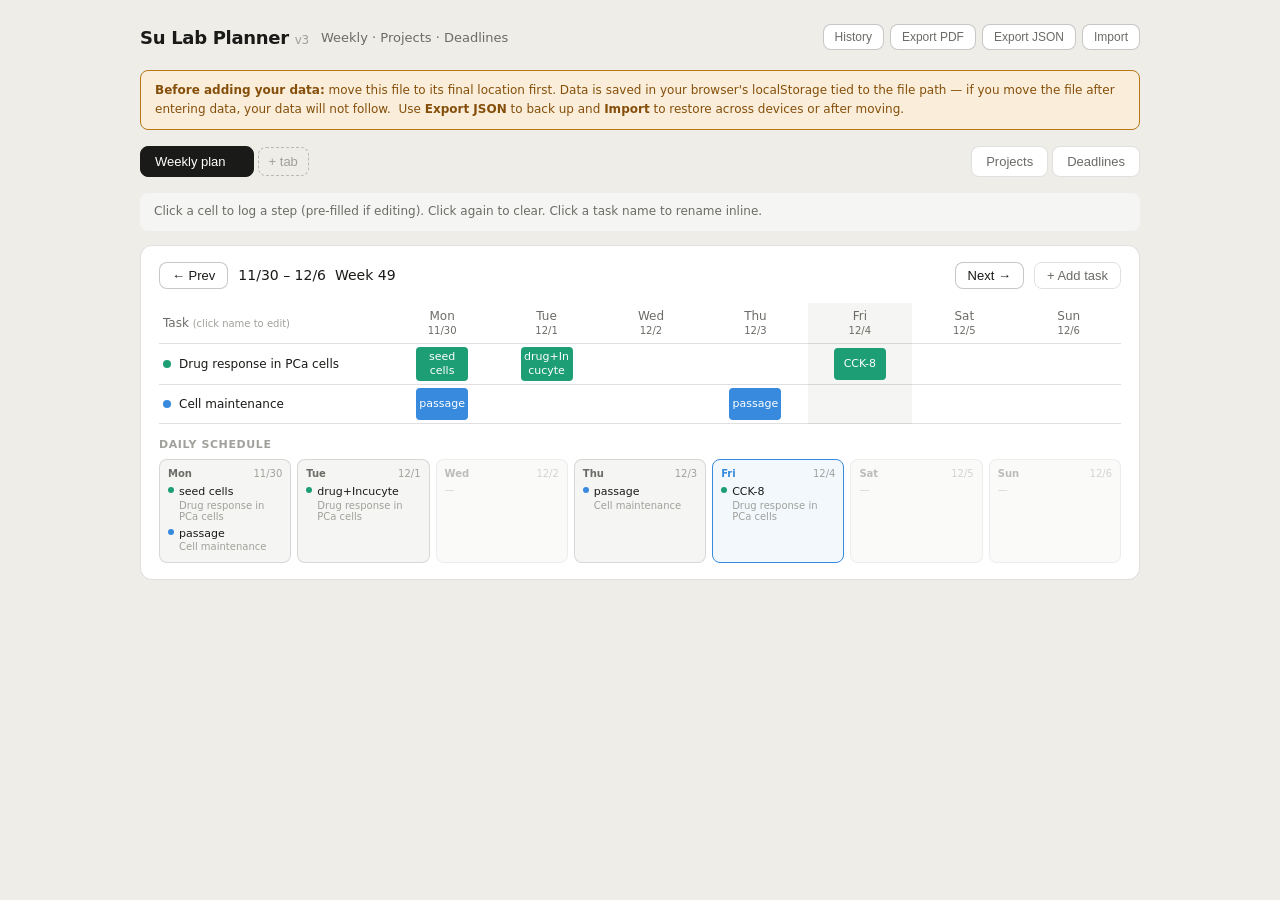
<file: planner/downloads/su_lab_planner_v3.html>
<!DOCTYPE html>
<html lang="en">
<head>
<meta charset="UTF-8">
<meta name="viewport" content="width=device-width, initial-scale=1.0">
<title>Su Lab Planner v3</title>
<style>
*,*::before,*::after{box-sizing:border-box;margin:0;padding:0;}
:root{
  --bg:#fff;--bg2:#f5f5f3;--bg3:#eeede8;
  --text:#1a1a18;--text2:#6b6b67;--text3:#a0a09c;
  --border:rgba(0,0,0,0.12);--border2:rgba(0,0,0,0.22);
  --r:8px;--rl:12px;
  --blue:#378ADD;--red:#E24B4A;--amber:#BA7517;--green:#1D9E75;--purple:#7F77DD;
  --red-bg:rgba(226,75,74,0.06);--amber-bg:rgba(239,159,39,0.06);
}
@media(prefers-color-scheme:dark){:root{
  --bg:#1c1c1a;--bg2:#252523;--bg3:#2e2e2b;
  --text:#f0efea;--text2:#a0a09c;--text3:#6b6b67;
  --border:rgba(255,255,255,0.12);--border2:rgba(255,255,255,0.22);
  --red-bg:rgba(226,75,74,0.12);--amber-bg:rgba(239,159,39,0.12);
}}
body{font-family:-apple-system,BlinkMacSystemFont,'Segoe UI',system-ui,sans-serif;background:var(--bg3);color:var(--text);min-height:100vh;padding:24px 16px;}
.container{max-width:1000px;margin:0 auto;}
.app-header{display:flex;align-items:center;gap:12px;margin-bottom:20px;flex-wrap:wrap;}
.app-title{font-size:18px;font-weight:600;letter-spacing:-0.3px;}
.app-sub{font-size:13px;color:var(--text2);}
.header-right{margin-left:auto;display:flex;gap:6px;align-items:center;flex-wrap:wrap;}
.hbtn{font-size:12px;padding:5px 11px;border:0.5px solid var(--border2);border-radius:var(--r);background:var(--bg);color:var(--text2);cursor:pointer;white-space:nowrap;}
.hbtn:hover{background:var(--bg2);}

.tabs-row{display:flex;gap:4px;margin-bottom:16px;align-items:center;flex-wrap:wrap;}
.tab-btn{padding:7px 14px;font-size:13px;font-weight:500;border:0.5px solid var(--border);border-radius:var(--r);cursor:pointer;background:var(--bg);color:var(--text2);display:flex;align-items:center;gap:5px;}
.tab-btn.active{background:var(--text);color:var(--bg);border-color:var(--text);}
.tab-del{font-size:10px;opacity:0;color:var(--text3);}
.tab-btn:hover .tab-del{opacity:1;}
.tab-btn.active .tab-del{color:rgba(255,255,255,0.4);}
.tab-btn.active .tab-del:hover{color:rgba(255,255,255,0.9);}
.tab-add-btn{padding:6px 10px;font-size:13px;border:0.5px dashed var(--border2);border-radius:var(--r);background:transparent;color:var(--text3);cursor:pointer;}
.tab-add-btn:hover{background:var(--bg2);color:var(--text2);}
.fixed-tabs{margin-left:auto;display:flex;gap:4px;}
.ftab{padding:7px 14px;font-size:13px;font-weight:500;border:0.5px solid var(--border);border-radius:var(--r);cursor:pointer;background:var(--bg);color:var(--text2);}
.ftab.active{background:var(--text);color:var(--bg);border-color:var(--text);}

.section{display:none;}.section.active{display:block;}
.card{background:var(--bg);border:0.5px solid var(--border);border-radius:var(--rl);padding:16px 18px;margin-bottom:12px;}
.note-box{background:var(--bg2);border-radius:var(--r);padding:9px 14px;font-size:12px;color:var(--text2);margin-bottom:14px;line-height:1.6;}

/* gantt */
.week-header{display:flex;align-items:center;gap:10px;margin-bottom:14px;flex-wrap:wrap;}
.week-nav{padding:5px 12px;font-size:13px;border:0.5px solid var(--border2);border-radius:var(--r);background:var(--bg);color:var(--text);cursor:pointer;}
.week-nav:hover{background:var(--bg2);}
.week-label{font-size:14px;font-weight:500;flex:1;}
.add-task-btn{padding:5px 12px;font-size:13px;border:0.5px solid var(--border);border-radius:var(--r);background:transparent;color:var(--text2);cursor:pointer;}
.add-task-btn:hover{background:var(--bg2);}
.gantt-wrap{overflow-x:auto;}
table.gantt{width:100%;border-collapse:collapse;font-size:12px;}
.gantt th{font-weight:500;color:var(--text2);text-align:center;padding:6px 4px;border-bottom:0.5px solid var(--border);}
.gantt th.task-col{text-align:left;width:24%;}
.gantt td{padding:3px 4px;border-bottom:0.5px solid var(--border);vertical-align:middle;}
.today-col{background:var(--bg2);}
.cell-wrap{text-align:center;cursor:pointer;}
.cell-inner{width:52px;min-height:32px;border-radius:4px;display:flex;align-items:center;justify-content:center;margin:0 auto;transition:background 0.1s;padding:3px 2px;}
.cell-inner:hover{background:var(--bg2);}
.cell-inner.filled{color:#fff;}
.cell-label{font-size:11px;line-height:1.3;text-align:center;white-space:normal;word-break:break-word;overflow:hidden;max-width:50px;display:block;}
.dot{width:8px;height:8px;border-radius:50%;display:inline-block;margin-right:5px;vertical-align:middle;flex-shrink:0;}
.task-name-inner{display:flex;align-items:center;min-width:0;}
/* inline task name edit */
.task-name-text{cursor:text;flex:1;min-width:0;overflow:hidden;text-overflow:ellipsis;white-space:nowrap;border-radius:4px;padding:1px 3px;}
.task-name-text:hover{background:var(--bg2);}
.task-name-input{flex:1;min-width:0;font-size:12px;padding:1px 4px;border:0.5px solid var(--blue);border-radius:4px;background:var(--bg);color:var(--text);outline:none;display:none;}
.task-name-input.editing{display:block;}
.task-name-text.editing{display:none;}
.del-btn{font-size:10px;color:var(--text3);cursor:pointer;padding:0 4px;margin-left:2px;opacity:0;flex-shrink:0;}
tr:hover .del-btn{opacity:1;}
tr:hover .del-btn:hover{color:var(--red);}
.cell-inner.done-cell{opacity:0.38;}
.cell-inner.done-cell .cell-label{text-decoration:line-through;}
.task-row-faded .task-name-text{color:var(--text3)!important;}
.task-row-hidden{display:none;}
.range-badge{font-size:10px;color:var(--text3);margin-left:6px;flex-shrink:0;}

/* day summary */
.day-summary{margin-top:14px;}
.day-summary-title{font-size:11px;font-weight:600;color:var(--text3);text-transform:uppercase;letter-spacing:0.6px;margin-bottom:8px;}
.day-cols{display:grid;grid-template-columns:repeat(7,1fr);gap:6px;}
.day-col{background:var(--bg2);border:0.5px solid var(--border);border-radius:var(--r);padding:8px 8px 6px;min-height:48px;}
.day-col.today-day{border-color:var(--blue);background:rgba(55,138,221,0.06);}
.day-col.empty-day{opacity:0.45;}
.day-col-head{font-size:10px;font-weight:600;color:var(--text2);margin-bottom:5px;display:flex;justify-content:space-between;align-items:baseline;}
.day-col-head .day-date{font-weight:400;font-size:10px;color:var(--text3);}
.day-col.today-day .day-col-head{color:var(--blue);}
.day-item{display:flex;align-items:flex-start;gap:5px;margin-bottom:4px;}
.day-dot{width:6px;height:6px;border-radius:50%;flex-shrink:0;margin-top:3px;}
.day-item-text{font-size:11px;line-height:1.4;color:var(--text);}
.day-item-task{font-size:10px;color:var(--text3);margin-top:0px;}
.day-item.done-item .day-item-text{text-decoration:line-through;color:var(--text3);}
@media(max-width:680px){.day-cols{grid-template-columns:repeat(4,1fr);}}
@media(max-width:440px){.day-cols{grid-template-columns:repeat(2,1fr);}}

/* deadlines */
.dl-card{background:var(--bg);border:0.5px solid var(--border);border-radius:var(--rl);padding:12px 16px;display:flex;align-items:center;gap:14px;}
.dl-card.urgent{border-color:var(--red);background:var(--red-bg);}
.dl-card.soon{border-color:var(--amber);background:var(--amber-bg);}
.dl-left{flex:1;min-width:0;}
.dl-title{font-size:14px;font-weight:500;}
.dl-meta{font-size:12px;color:var(--text2);margin-top:3px;}
.dl-badges{display:flex;gap:6px;margin-top:6px;flex-wrap:wrap;}
.badge{font-size:11px;padding:2px 8px;border-radius:20px;font-weight:500;white-space:nowrap;}
.b-red{background:#FCEBEB;color:#A32D2D;}.b-amber{background:#FAEEDA;color:#854F0B;}.b-green{background:#EAF3DE;color:#3B6D11;}.b-blue{background:#E6F1FB;color:#185FA5;}.b-purple{background:#EEEDFE;color:#3C3489;}.b-gray{background:#F1EFE8;color:#444441;}
@media(prefers-color-scheme:dark){
  .b-red{background:rgba(163,45,45,0.25);color:#f09595;}.b-amber{background:rgba(133,79,11,0.25);color:#FAC775;}.b-green{background:rgba(59,109,17,0.25);color:#C0DD97;}.b-blue{background:rgba(24,95,165,0.25);color:#85B7EB;}.b-purple{background:rgba(83,74,183,0.25);color:#AFA9EC;}.b-gray{background:rgba(68,68,65,0.25);color:#D3D1C7;}
}
.dl-days{font-size:24px;font-weight:600;text-align:right;min-width:50px;color:var(--text2);}
.dl-days.urgent{color:var(--red);}.dl-days.soon{color:var(--amber);}
.dl-days-label{font-size:10px;color:var(--text3);text-align:right;margin-top:1px;}
.row-del{font-size:13px;color:var(--text3);cursor:pointer;padding:4px;opacity:0;}
.dl-card:hover .row-del{opacity:1;}
.dl-card:hover .row-del:hover{color:var(--red);}
.row-edit{font-size:11px;color:var(--blue);cursor:pointer;padding:3px 7px;border:0.5px solid var(--blue);border-radius:4px;opacity:0;white-space:nowrap;}
.dl-card:hover .row-edit{opacity:1;}
.dl-card.dl-done{opacity:0.4;}
.dl-card.dl-done .dl-title{text-decoration:line-through;}
.done-toggle{font-size:11px;cursor:pointer;padding:3px 7px;border:0.5px solid var(--border2);border-radius:4px;opacity:0;white-space:nowrap;color:var(--text2);}
.dl-card:hover .done-toggle{opacity:1;}
.dl-card.dl-done .done-toggle{opacity:1;color:var(--green);border-color:var(--green);}
.add-btn{width:100%;margin-top:10px;padding:9px;font-size:13px;color:var(--text2);border:0.5px dashed var(--border2);border-radius:var(--r);background:transparent;cursor:pointer;}
.add-btn:hover{background:var(--bg2);}
.type-select-wrap select{width:100%;padding:7px 10px;font-size:13px;border:0.5px solid var(--border2);border-radius:var(--r);background:var(--bg2);color:var(--text);outline:none;}
.add-type-row{display:flex;gap:6px;margin-top:6px;}
.add-type-row input{flex:1;padding:5px 8px;font-size:12px;border:0.5px solid var(--border2);border-radius:var(--r);background:var(--bg2);color:var(--text);outline:none;}
.add-type-row button{padding:5px 10px;font-size:12px;border:0.5px solid var(--border2);border-radius:var(--r);background:var(--bg);color:var(--text2);cursor:pointer;white-space:nowrap;}
.add-type-row button:hover{background:var(--bg2);}

/* projects */
.proj-list{display:grid;gap:14px;}
.proj-card{background:var(--bg);border:0.5px solid var(--border);border-radius:var(--rl);overflow:hidden;transition:box-shadow 0.15s;}
.proj-card.dragging{opacity:0.5;box-shadow:0 4px 20px rgba(0,0,0,0.15);}
.proj-card.drag-over{border-color:var(--blue);}
.proj-header{display:flex;align-items:center;gap:10px;padding:14px 16px;border-bottom:0.5px solid var(--border);cursor:grab;}
.proj-header:active{cursor:grabbing;}
.drag-handle{font-size:14px;color:var(--text3);cursor:grab;padding:0 2px;flex-shrink:0;user-select:none;}
.drag-handle:active{cursor:grabbing;}
.proj-color-dot{width:10px;height:10px;border-radius:50%;flex-shrink:0;}
.proj-title{font-size:14px;font-weight:500;flex:1;min-width:0;overflow:hidden;text-overflow:ellipsis;white-space:nowrap;}
.proj-date{font-size:11px;color:var(--text3);}
.proj-actions{display:flex;gap:6px;opacity:0;transition:opacity 0.1s;flex-shrink:0;}
.proj-card:hover .proj-actions{opacity:1;}
.proj-act-btn{font-size:11px;padding:3px 8px;border:0.5px solid var(--border2);border-radius:var(--r);background:transparent;color:var(--text2);cursor:pointer;white-space:nowrap;}
.proj-act-btn:hover{background:var(--bg2);}
.proj-act-btn.danger:hover{color:var(--red);border-color:var(--red);}
.proj-body{padding:14px 16px;}
.ms-grid{display:grid;grid-template-columns:repeat(auto-fill,minmax(200px,1fr));gap:8px;margin-bottom:14px;}
.ms-card{border:0.5px solid var(--border);border-radius:var(--r);padding:10px 12px;background:var(--bg2);position:relative;}
.ms-card.done{opacity:0.55;}
.ms-card.ms-dragging{opacity:0.4;box-shadow:0 2px 12px rgba(0,0,0,0.12);}
.ms-card.ms-drag-over{border-color:var(--blue);}
.ms-drag-handle{font-size:12px;color:var(--text3);cursor:grab;margin-right:4px;user-select:none;flex-shrink:0;}
.ms-drag-handle:active{cursor:grabbing;}
.ms-name{font-size:13px;font-weight:500;margin-bottom:3px;padding-right:40px;}
.ms-due{font-size:11px;color:var(--text2);}
.ms-actions{position:absolute;top:7px;right:6px;display:flex;gap:4px;opacity:0;}
.ms-card:hover .ms-actions{opacity:1;}
.ms-act{font-size:10px;color:var(--text3);cursor:pointer;padding:2px 4px;border-radius:3px;}
.ms-act:hover{color:var(--blue);background:var(--bg3);}
.ms-act.del:hover{color:var(--red);}
.ms-status{display:inline-block;margin-top:6px;}
.status-pill{font-size:10px;padding:2px 7px;border-radius:20px;cursor:pointer;font-weight:500;border:none;background:transparent;}
.status-pill.not-started{background:var(--bg3);color:var(--text2);}
.status-pill.in-progress{background:#E6F1FB;color:#185FA5;}
.status-pill.done{background:#EAF3DE;color:#3B6D11;}
@media(prefers-color-scheme:dark){
  .status-pill.not-started{background:var(--bg3);color:var(--text2);}
  .status-pill.in-progress{background:rgba(24,95,165,0.25);color:#85B7EB;}
  .status-pill.done{background:rgba(59,109,17,0.25);color:#C0DD97;}
}
.priority-badge{font-size:10px;color:var(--text3);padding:2px 6px;border:0.5px solid var(--border);border-radius:4px;margin-left:4px;flex-shrink:0;}
.timeline-wrap{overflow-x:auto;}
.timeline-label{font-size:11px;font-weight:500;color:var(--text2);margin-bottom:6px;}
table.tl-table{border-collapse:collapse;font-size:11px;min-width:100%;}
.tl-table th{font-weight:500;color:var(--text3);text-align:center;padding:3px 2px;border-bottom:0.5px solid var(--border);min-width:36px;}
.tl-table th.tl-name-col{text-align:left;min-width:120px;max-width:160px;padding-right:8px;}
.tl-table td{padding:2px 2px;border-bottom:0.5px solid var(--border);vertical-align:middle;}
.tl-table td.tl-name{font-size:11px;color:var(--text2);padding-right:8px;max-width:160px;overflow:hidden;text-overflow:ellipsis;white-space:nowrap;}
.tl-cell{height:18px;border-radius:3px;}
.tl-today-col{background:var(--bg2);}
.add-ms-btn{width:100%;margin-top:10px;padding:7px;font-size:12px;color:var(--text2);border:0.5px dashed var(--border2);border-radius:var(--r);background:transparent;cursor:pointer;}
.add-ms-btn:hover{background:var(--bg2);}
.add-proj-btn{width:100%;margin-top:4px;padding:9px;font-size:13px;color:var(--text2);border:0.5px dashed var(--border2);border-radius:var(--r);background:transparent;cursor:pointer;}
.add-proj-btn:hover{background:var(--bg2);}

/* history */
.history-panel{display:none;background:var(--bg);border:0.5px solid var(--border);border-radius:var(--rl);padding:14px 16px;margin-bottom:16px;}
.history-panel.open{display:block;}
.history-panel h3{font-size:14px;font-weight:500;margin-bottom:10px;}
.history-list{max-height:220px;overflow-y:auto;}
.history-item{display:flex;align-items:center;gap:10px;padding:7px 0;border-bottom:0.5px solid var(--border);font-size:12px;}
.history-item:last-child{border-bottom:none;}
.h-time{color:var(--text3);min-width:130px;}
.h-desc{color:var(--text2);flex:1;}
.h-restore{font-size:11px;color:var(--blue);cursor:pointer;padding:2px 6px;border:0.5px solid var(--blue);border-radius:4px;white-space:nowrap;}
.h-restore:hover{background:var(--bg2);}

/* modal */
.modal-overlay{display:none;position:fixed;inset:0;background:rgba(0,0,0,0.35);z-index:200;align-items:center;justify-content:center;}
.modal-overlay.open{display:flex;}
.modal{background:var(--bg);border:0.5px solid var(--border2);border-radius:var(--rl);padding:22px 24px;width:360px;max-width:calc(100vw - 32px);max-height:90vh;overflow-y:auto;}
.modal h3{font-size:15px;font-weight:500;margin-bottom:16px;}
.modal label{font-size:12px;color:var(--text2);display:block;margin-bottom:4px;margin-top:10px;}
.modal label:first-of-type{margin-top:0;}
.modal input{width:100%;padding:7px 10px;font-size:13px;border:0.5px solid var(--border2);border-radius:var(--r);background:var(--bg2);color:var(--text);outline:none;}
.modal input:focus{border-color:var(--blue);}
.modal-footer{display:flex;gap:8px;justify-content:flex-end;margin-top:18px;}
.modal-footer button{padding:7px 16px;font-size:13px;border-radius:var(--r);cursor:pointer;border:0.5px solid var(--border2);background:var(--bg);color:var(--text);}
.modal-footer .btn-primary{background:var(--text);color:var(--bg);border-color:var(--text);}

@media print{
  @page{size:A4 landscape;margin:12mm 14mm;}
  *{-webkit-print-color-adjust:exact!important;print-color-adjust:exact!important;}
  body{background:#fff!important;padding:0;}
  .header-right,.tab-add-btn,.tab-del,.history-panel,.modal-overlay,.add-btn,.add-task-btn,.week-nav,.del-btn,.row-del,.row-edit,.proj-actions,.ms-actions,.add-ms-btn,.add-proj-btn,.drag-handle,.note-box,.warning-banner{display:none!important;}
  .container{max-width:100%;}
  /* only print the active section — inactive ones stay hidden */
  .section:not(.active){display:none!important;}
  .section.active{display:block!important;}
  /* hide all tab buttons except the active one as a header label */
  .tabs-row{margin-bottom:8px;}
  .tab-btn,.ftab{display:none!important;}
  .tab-btn.active{display:inline-flex!important;font-size:14px;font-weight:600;background:#f0f0ee!important;color:#1a1a18!important;border:0.5px solid #ccc!important;margin-bottom:8px;pointer-events:none;}
  .ftab.active{display:inline-flex!important;font-size:14px;font-weight:600;background:#f0f0ee!important;color:#1a1a18!important;border:0.5px solid #ccc!important;margin-bottom:8px;pointer-events:none;}
  .fixed-tabs{margin-left:0;}
  /* force badge colors */
  .b-red{background:#FCEBEB!important;color:#A32D2D!important;}
  .b-amber{background:#FAEEDA!important;color:#854F0B!important;}
  .b-green{background:#EAF3DE!important;color:#3B6D11!important;}
  .b-blue{background:#E6F1FB!important;color:#185FA5!important;}
  .b-purple{background:#EEEDFE!important;color:#3C3489!important;}
  .b-gray{background:#F1EFE8!important;color:#444441!important;}
  /* gantt cell colors forced */
  .cell-inner.filled{color:#fff!important;}
  .badge{-webkit-print-color-adjust:exact!important;}
  /* milestone status pills */
  .status-pill.not-started{background:#f0f0ee!important;color:#6b6b67!important;}
  .status-pill.in-progress{background:#E6F1FB!important;color:#185FA5!important;}
  .status-pill.done{background:#EAF3DE!important;color:#3B6D11!important;}
  /* deadline urgency backgrounds */
  .dl-card.urgent{background:#FCEBEB!important;border-color:#E24B4A!important;}
  .dl-card.soon{background:#FAEEDA!important;border-color:#BA7517!important;}
  .dl-days.urgent{color:#E24B4A!important;}
  .dl-days.soon{color:#BA7517!important;}
}
</style>
</head>
<body>
<div class="container">

<div class="app-header">
  <span class="app-title">Su Lab Planner <span style="font-size:12px;font-weight:400;color:var(--text3);">v3</span></span>
  <span class="app-sub">Weekly · Projects · Deadlines</span>
  <div class="header-right">
    <button class="hbtn" onclick="toggleHistory()">History</button>
    <button class="hbtn" onclick="window.print()">Export PDF</button>
    <button class="hbtn" onclick="exportJSON()">Export JSON</button>
    <button class="hbtn" onclick="document.getElementById('imp').click()">Import</button>
    <input type="file" id="imp" accept=".json" style="display:none" onchange="importData(event)">
  </div>
</div>

<div class="warning-banner" style="background:#FAEEDA;border:0.5px solid #BA7517;border-radius:8px;padding:10px 14px;margin-bottom:16px;font-size:12px;color:#854F0B;line-height:1.6;">
  <strong style="font-weight:600;">Before adding your data:</strong> move this file to its final location first. Data is saved in your browser's localStorage tied to the file path — if you move the file after entering data, your data will not follow.
  &nbsp;Use <strong style="font-weight:600;">Export JSON</strong> to back up and <strong style="font-weight:600;">Import</strong> to restore across devices or after moving.
</div>
<div class="history-panel" id="history-panel">
  <h3>Action history — click Restore to roll back</h3>
  <div class="history-list" id="history-list"></div>
</div>

<div class="tabs-row" id="tabs-row">
  <button class="tab-add-btn" onclick="openAddTab()">+ tab</button>
  <div class="fixed-tabs">
    <button class="ftab" id="ftab-proj" onclick="switchFixed('projects')">Projects</button>
    <button class="ftab" id="ftab-dl" onclick="switchFixed('deadlines')">Deadlines</button>
  </div>
</div>

<div id="gantt-sections"></div>

<div class="section" id="sec-projects">
  <div class="note-box">Drag the ⠿ handle to reorder projects by priority. Click a status pill to cycle it. Use the edit button on each milestone to update it.</div>
  <div class="proj-list" id="proj-list"></div>
  <button class="add-proj-btn" onclick="openAddProj()">+ Add project</button>
</div>

<div class="section" id="sec-deadlines">
  <div style="display:flex;align-items:center;justify-content:space-between;margin-bottom:14px;flex-wrap:wrap;gap:8px;">
    <span style="font-size:12px;color:var(--text2);">Red = due within 7 days · Orange = within 14 days. Hover a card to edit or delete.</span>
    <button class="hbtn" id="btn-hide-done" onclick="toggleHideDone()" style="font-size:12px;">Hide done</button>
  </div>
  <div class="dl-list" id="dl-list"></div>
  <button class="add-btn" onclick="openAddDL()">+ Add deadline</button>
</div>

</div>

<!-- modal: tab -->
<div class="modal-overlay" id="modal-tab">
  <div class="modal"><h3 id="mtab-title">Add schedule tab</h3>
    <label>Tab name</label><input id="inp-tab" placeholder="e.g. Weekly plan – Yuxiu" />
    <div class="modal-footer"><button onclick="closeModal('modal-tab')">Cancel</button><button class="btn-primary" id="mtab-ok" onclick="confirmTab()">Add</button></div>
  </div>
</div>
<!-- modal: task -->
<div class="modal-overlay" id="modal-task">
  <div class="modal"><h3 id="mtask-title">Add experiment task</h3>
    <label>Task name</label><input id="inp-task" placeholder="e.g. bortezomib CCK-8 assay" />
    <label style="margin-top:10px;">Active date range (leave blank = always show)</label>
    <div style="display:flex;gap:8px;align-items:center;">
      <input id="inp-task-wk-start" type="date" style="flex:1;" />
      <span style="font-size:12px;color:var(--text2);">to</span>
      <input id="inp-task-wk-end" type="date" style="flex:1;" />
    </div>
    <div style="font-size:11px;color:var(--text3);margin-top:4px;">Task will only appear in weeks that overlap this date range.</div>
    <div class="modal-footer"><button onclick="closeModal('modal-task')">Cancel</button><button class="btn-primary" id="mtask-ok" onclick="confirmAddTask()">Add</button></div>
  </div>
</div>
<!-- modal: cell -->
<div class="modal-overlay" id="modal-cell">
  <div class="modal"><h3>Step label</h3>
    <label>Label shown in cell (max 30 chars)</label><input id="inp-cell" placeholder="e.g. transfection + refresh" maxlength="30" />
    <div style="display:flex;align-items:center;gap:8px;margin-top:12px;">
      <input type="checkbox" id="inp-cell-done" style="width:auto;margin:0;" />
      <label for="inp-cell-done" style="margin:0;font-size:13px;color:var(--text);cursor:pointer;">Mark as done</label>
    </div>
    <div class="modal-footer"><button onclick="closeModal('modal-cell')">Cancel</button><button class="btn-primary" onclick="confirmCell()">OK</button></div>
  </div>
</div>
<!-- modal: deadline -->
<div class="modal-overlay" id="modal-dl">
  <div class="modal"><h3 id="mdl-title">Add deadline</h3>
    <label>Name</label><input id="inp-dl-name" placeholder="e.g. DOD-2 Year 2 annual report" />
    <label>Due date</label><input id="inp-dl-date" type="date" />
    <label>Type</label>
    <div class="type-select-wrap"><select id="inp-dl-type"></select></div>
    <div class="add-type-row">
      <input id="inp-new-type" placeholder="New type name…" maxlength="24" />
      <button onclick="addCustomType()">+ Add type</button>
    </div>
    <div class="modal-footer"><button onclick="closeModal('modal-dl')">Cancel</button><button class="btn-primary" id="mdl-ok" onclick="confirmDL()">Save</button></div>
  </div>
</div>
<!-- modal: project -->
<div class="modal-overlay" id="modal-proj">
  <div class="modal"><h3 id="mproj-title">Add project</h3>
    <label>Project name</label><input id="inp-proj-name" placeholder="e.g. BioPROTAC manuscript" />
    <label>Target end date (optional)</label><input id="inp-proj-date" type="date" />
    <label>Description (optional)</label><input id="inp-proj-desc" placeholder="Brief note" />
    <div class="modal-footer"><button onclick="closeModal('modal-proj')">Cancel</button><button class="btn-primary" id="mproj-ok" onclick="confirmProj()">Add</button></div>
  </div>
</div>
<!-- modal: milestone -->
<div class="modal-overlay" id="modal-ms">
  <div class="modal"><h3 id="mms-title">Add milestone</h3>
    <label>Milestone name</label><input id="inp-ms-name" placeholder="e.g. Submit manuscript draft" />
    <label>Target date</label><input id="inp-ms-date" type="date" />
    <div class="modal-footer"><button onclick="closeModal('modal-ms')">Cancel</button><button class="btn-primary" id="mms-ok" onclick="confirmMS()">Add</button></div>
  </div>
</div>

<script>
const TASK_COLORS=['#1D9E75','#378ADD','#D85A30','#D4537E','#BA7517','#639922','#7F77DD'];
const PROJ_COLORS=['#378ADD','#1D9E75','#7F77DD','#D85A30','#BA7517','#D4537E','#639922'];
const DAYS=['Mon','Tue','Wed','Thu','Fri','Sat','Sun'];
const STATUS_CYCLE=['not-started','in-progress','done'];
const STATUS_LABEL={'not-started':'Not started','in-progress':'In progress','done':'Done'};
const SK='sulab_su_v5',HK='sulab_su_hist_v5',VK='sulab_su_ver',VER='2';

let DEFAULT_STATE=()=>({
  activeTab:'g0',
  tabs:[
    {id:'g0',name:'Weekly plan',wk:0,tasks:[
      {id:1,name:'Drug response in PCa cells',cells:{
        'g0_t1_w0_d0':'seed cells',
        'g0_t1_w0_d1':'drug+Incucyte',
        'g0_t1_w0_d4':'CCK-8'
      }},
      {id:2,name:'Cell maintenance',cells:{
        'g0_t2_w0_d0':'passage',
        'g0_t2_w0_d3':'passage'
      }}
    ],nxt:3}
  ],
  nxtTab:1,
  dlTypes:[
    {id:'grant',label:'Grant application',badge:'b-blue'},
    {id:'report',label:'Annual report',badge:'b-amber'},
    {id:'review',label:'Review / manuscript',badge:'b-green'},
    {id:'conference',label:'Conference',badge:'b-purple'}
  ],
  dls:[
    {id:1,name:'Class lecture',date:'2025-04-10',type:'conference'},
    {id:2,name:'Manuscript review due',date:'2025-04-20',type:'review'},
    {id:3,name:'Analyses for xx dataset',date:'2025-05-01',type:'report'},
    {id:4,name:'Proposal LOI due',date:'2025-05-15',type:'grant'}
  ],
  nxtDl:5,
  projects:[
    {id:1,name:'Manuscript submission',desc:'',endDate:'',
     milestones:[
       {id:1,name:'Complete experiments',date:'',status:'not-started'},
       {id:2,name:'Full draft',date:'',status:'not-started'},
       {id:3,name:'Submit',date:'',status:'not-started'}
     ],nxtMs:4},
    {id:2,name:'Grant application',desc:'',endDate:'',
     milestones:[
       {id:1,name:'Specific aims',date:'',status:'not-started'},
       {id:2,name:'Full proposal draft',date:'',status:'not-started'},
       {id:3,name:'Submit',date:'',status:'not-started'}
     ],nxtMs:4}
  ],
  nxtProj:3
});
let S=DEFAULT_STATE();
let H=[],pCell=null,tabMode=null,projMode=null,msMode=null,hideDone=false;
// Parse date string as LOCAL time (fixes timezone off-by-one)
function parseLocalDate(s){if(!s)return null;let[y,m,d]=s.split('-').map(Number);let dt=new Date(y,m-1,d);dt.setHours(0,0,0,0);return dt;}
const NOW=(()=>{let d=new Date();d.setHours(0,0,0,0);return d;})();

function save(d){
  localStorage.setItem(SK,JSON.stringify(S));
  if(d){H=JSON.parse(localStorage.getItem(HK)||'[]');H.unshift({ts:Date.now(),d,snap:JSON.stringify(S)});if(H.length>60)H=H.slice(0,60);localStorage.setItem(HK,JSON.stringify(H));}
}
function load(){let ver=localStorage.getItem(VK);let r=localStorage.getItem(SK);if(ver===VER&&r){try{S=JSON.parse(r);migrateData();}catch(e){S=DEFAULT_STATE();}}else{S=DEFAULT_STATE();localStorage.removeItem(SK);localStorage.removeItem(HK);localStorage.setItem(VK,VER);}H=JSON.parse(localStorage.getItem(HK)||'[]');}
function migrateData(){S.tabs.forEach(tab=>{tab.tasks.forEach(task=>{if(task.wkStart!==undefined&&typeof task.wkStart==='number'){delete task.wkStart;delete task.wkEnd;}});});}
function getTab(id){return S.tabs.find(t=>t.id===id);}
function getProj(id){return S.projects.find(p=>p.id===id);}

function getMon(off){let d=new Date(NOW),day=d.getDay(),diff=day===0?-6:1-day;d.setDate(d.getDate()+diff+off*7);d.setHours(0,0,0,0);return d;}
function fmt(d){return(d.getMonth()+1)+'/'+d.getDate();}
function fmtFull(s){if(!s)return'';let d=parseLocalDate(s);return d.toLocaleDateString('en-US',{month:'short',day:'numeric',year:'numeric'});}
function wkn(d){let s=new Date(d.getFullYear(),0,1);return Math.ceil(((d-s)/86400000+s.getDay()+1)/7);}
function ck(tid,tabId,wk,di){return`${tabId}_t${tid}_w${wk}_d${di}`;}
function daysLeft(dateStr){if(!dateStr)return null;let d=parseLocalDate(dateStr);return Math.round((d-NOW)/86400000);}
function getDLTypeBadge(id){let t=S.dlTypes.find(t=>t.id===id);return t?t.badge:'b-gray';}
function getDLTypeLabel(id){let t=S.dlTypes.find(t=>t.id===id);return t?t.label:'Other';}

/* tabs */
function switchTab(id){S.activeTab=id;save();renderTabs();renderSections();}
function switchFixed(w){S.activeTab=w;save();renderTabs();renderSections();if(w==='deadlines')renderDL();if(w==='projects')renderProjects();}
function openAddTab(){tabMode='add';document.getElementById('mtab-title').textContent='Add schedule tab';document.getElementById('mtab-ok').textContent='Add';document.getElementById('inp-tab').value='';openModal('modal-tab');setTimeout(()=>document.getElementById('inp-tab').focus(),100);}
function openRenameTab(id,e){e.stopPropagation();tabMode={rid:id};let t=getTab(id);document.getElementById('mtab-title').textContent='Rename tab';document.getElementById('mtab-ok').textContent='Rename';document.getElementById('inp-tab').value=t.name;openModal('modal-tab');setTimeout(()=>{let el=document.getElementById('inp-tab');el.focus();el.select();},100);}
function confirmTab(){
  let n=document.getElementById('inp-tab').value.trim();if(!n)return;
  if(tabMode==='add'){let id='g'+S.nxtTab++;S.tabs.push({id,name:n,wk:0,tasks:[],nxt:1});S.activeTab=id;save('Added tab: '+n);}
  else if(tabMode&&tabMode.rid){let t=getTab(tabMode.rid),old=t.name;t.name=n;save('Renamed: '+old+' → '+n);}
  closeModal('modal-tab');render();
}
function deleteTab(id,e){
  e.stopPropagation();let t=getTab(id);
  if(!confirm(`Delete tab "${t.name}"?`))return;
  S.tabs=S.tabs.filter(x=>x.id!==id);
  if(S.activeTab===id)S.activeTab=S.tabs.length?S.tabs[0].id:'projects';
  save('Deleted tab: '+t.name);render();
}
function renderTabs(){
  let row=document.getElementById('tabs-row');
  row.querySelectorAll('.tab-btn').forEach(b=>b.remove());
  let addBtn=row.querySelector('.tab-add-btn');
  S.tabs.forEach(tab=>{
    let btn=document.createElement('button');
    btn.className='tab-btn'+(S.activeTab===tab.id?' active':'');
    btn.innerHTML=`<span ondblclick="openRenameTab('${tab.id}',event)" title="Double-click to rename">${tab.name}</span><span class="tab-del" onclick="deleteTab('${tab.id}',event)">✕</span>`;
    btn.addEventListener('click',e=>{if(!e.target.classList.contains('tab-del'))switchTab(tab.id);});
    row.insertBefore(btn,addBtn);
  });
  document.getElementById('ftab-proj').classList.toggle('active',S.activeTab==='projects');
  document.getElementById('ftab-dl').classList.toggle('active',S.activeTab==='deadlines');
}
function renderSections(){
  let con=document.getElementById('gantt-sections');
  S.tabs.forEach(tab=>{
    let sec=document.getElementById('sec-'+tab.id);
    if(!sec){sec=document.createElement('div');sec.className='section';sec.id='sec-'+tab.id;con.appendChild(sec);}
    sec.classList.toggle('active',S.activeTab===tab.id);
    if(S.activeTab===tab.id)buildGantt(tab,sec);
  });
  con.querySelectorAll('.section').forEach(s=>{
    let id=s.id.replace('sec-','');if(!S.tabs.find(t=>t.id===id))s.remove();
  });
  document.getElementById('sec-projects').classList.toggle('active',S.activeTab==='projects');
  document.getElementById('sec-deadlines').classList.toggle('active',S.activeTab==='deadlines');
}

/* gantt */
function buildGantt(tab,sec){
  let mon=getMon(tab.wk);
  let days=Array.from({length:7},(_,i)=>{let d=new Date(mon);d.setDate(mon.getDate()+i);return d;});
  let head='<tr><th class="task-col">Task <span style="font-weight:400;font-size:10px;color:var(--text3);">(click name to edit)</span></th>'+
    days.map((d,i)=>{let t=d.getTime()===NOW.getTime();return`<th class="${t?'today-col':''}">${DAYS[i]}<br><span style="font-weight:400;font-size:10px;">${fmt(d)}</span></th>`;}).join('')+'</tr>';
  let body=tab.tasks.map((task,ti)=>{
    let col=TASK_COLORS[ti%TASK_COLORS.length];
    // active range check (absolute dates)
    let inRange=true;
    if(task.wkStart&&task.wkEnd&&typeof task.wkStart==='string'&&typeof task.wkEnd==='string'){
      let wkMon=getMon(tab.wk);
      let sun=new Date(wkMon);sun.setDate(wkMon.getDate()+6);
      let rangeStart=parseLocalDate(task.wkStart);
      let rangeEnd=parseLocalDate(task.wkEnd);
      if(rangeStart&&rangeEnd&&!isNaN(rangeStart)&&!isNaN(rangeEnd)){
        inRange=!(sun<rangeStart||wkMon>rangeEnd);
      }
    }
    let allDone=true;
    let cells=days.map((d,di)=>{
      let k=ck(task.id,tab.id,tab.wk,di);
      let entry=task.cells[k];
      let lbl=entry?(typeof entry==='object'?entry.label:entry):'';
      let done=entry?(typeof entry==='object'?entry.done:false):false;
      if(lbl&&!done)allDone=false;
      let t=d.getTime()===NOW.getTime();
      return`<td class="cell-wrap ${t?'today-col':''}"><div class="cell-inner ${lbl?'filled':''} ${lbl&&done?'done-cell':''}" style="${lbl?'background:'+(done?col+'99':col):''}" onclick="toggleCell('${tab.id}',${task.id},${di})" title="${lbl?lbl:'click to add step'}">${lbl?`<span class="cell-label">${lbl}</span>`:''}</div></td>`;
    }).join('');
    let hasAnyLabel=Object.keys(task.cells).some(k=>k.includes('_w'+tab.wk+'_')&&(typeof task.cells[k]==='object'?task.cells[k].label:task.cells[k]));
    let rowFaded=hasAnyLabel&&allDone;
    let rangeNote=(task.wkStart&&task.wkEnd&&typeof task.wkStart==='string')?`<span class="range-badge">${task.wkStart.slice(5)}–${task.wkEnd.slice(5)}</span>`:'';
    return`<tr class="${!inRange?'task-row-hidden':rowFaded?'task-row-faded':''}">
      <td><div class="task-name-inner">
        <span class="dot" style="background:${col}"></span>
        <span class="task-name-text" id="tnt-${tab.id}-${task.id}" onclick="startEditTaskName('${tab.id}',${task.id})">${task.name}</span>
        <input class="task-name-input" id="tni-${tab.id}-${task.id}" value="${task.name}"
          onblur="commitTaskName('${tab.id}',${task.id})"
          onkeydown="if(event.key==='Enter')this.blur();if(event.key==='Escape')cancelTaskName('${tab.id}',${task.id});" />
        ${rangeNote}
        <span class="del-btn edit-btn" onclick="openEditTask('${tab.id}',${task.id})" title="Edit task settings">⚙</span>
        <span class="del-btn" onclick="delTask('${tab.id}',${task.id})">✕</span>
      </div></td>${cells}</tr>`;
  }).join('');
  // build day-by-day summary
  let daySummaryHTML=(()=>{
    let cols=days.map((d,di)=>{
      let isToday=d.getTime()===NOW.getTime();
      let items=[];
      tab.tasks.forEach((task,ti)=>{
        // skip tasks hidden by date range
        let inRange=true;
        if(task.wkStart&&task.wkEnd&&typeof task.wkStart==='string'){
          let wkMon=getMon(tab.wk);
          let sun=new Date(wkMon);sun.setDate(wkMon.getDate()+6);
          let rs=parseLocalDate(task.wkStart),re=parseLocalDate(task.wkEnd);
          if(rs&&re&&!isNaN(rs)&&!isNaN(re))inRange=!(sun<rs||wkMon>re);
        }
        if(!inRange)return;
        let k=ck(task.id,tab.id,tab.wk,di);
        let entry=task.cells[k];
        if(!entry)return;
        let lbl=typeof entry==='object'?entry.label:entry;
        let done=typeof entry==='object'?entry.done:false;
        if(!lbl)return;
        let col=TASK_COLORS[ti%TASK_COLORS.length];
        items.push({lbl,done,col,taskName:task.name});
      });
      let isEmpty=items.length===0;
      let itemsHTML=items.map(it=>`<div class="day-item${it.done?' done-item':''}">
        <span class="day-dot" style="background:${it.done?it.col+'88':it.col}"></span>
        <div><div class="day-item-text">${it.lbl}</div><div class="day-item-task">${it.taskName}</div></div>
      </div>`).join('');
      return`<div class="day-col${isToday?' today-day':''}${isEmpty?' empty-day':''}">
        <div class="day-col-head"><span>${DAYS[di]}</span><span class="day-date">${fmt(d)}</span></div>
        ${itemsHTML||'<div style="font-size:10px;color:var(--text3);">—</div>'}
      </div>`;
    }).join('');
    return`<div class="day-summary">
      <div class="day-summary-title">Daily schedule</div>
      <div class="day-cols">${cols}</div>
    </div>`;
  })();

  sec.innerHTML=`<div class="note-box">Click a cell to log a step (pre-filled if editing). Click again to clear. Click a task name to rename inline.</div>
  <div class="card">
    <div class="week-header">
      <button class="week-nav" onclick="moveWk('${tab.id}',-1)">← Prev</button>
      <span class="week-label">${fmt(days[0])} – ${fmt(days[6])} &nbsp;Week ${wkn(mon)}</span>
      <button class="week-nav" onclick="moveWk('${tab.id}',1)">Next →</button>
      <button class="add-task-btn" onclick="openAddTask('${tab.id}')">+ Add task</button>
    </div>
    <div class="gantt-wrap"><table class="gantt"><thead>${head}</thead><tbody>${body}</tbody></table></div>
    ${daySummaryHTML}
  </div>`;
}

/* inline task name edit */
function startEditTaskName(tabId,taskId){
  let txt=document.getElementById('tnt-'+tabId+'-'+taskId);
  let inp=document.getElementById('tni-'+tabId+'-'+taskId);
  if(!txt||!inp)return;
  txt.classList.add('editing');inp.classList.add('editing');
  inp.focus();inp.select();
}
function commitTaskName(tabId,taskId){
  let inp=document.getElementById('tni-'+tabId+'-'+taskId);
  let txt=document.getElementById('tnt-'+tabId+'-'+taskId);
  if(!inp||!txt)return;
  let n=inp.value.trim();
  if(n){let tab=getTab(tabId),task=tab.tasks.find(t=>t.id===taskId);if(task&&task.name!==n){task.name=n;save('Renamed task: '+n);}}
  inp.classList.remove('editing');txt.classList.remove('editing');
  if(n)txt.textContent=n;
}
function cancelTaskName(tabId,taskId){
  let inp=document.getElementById('tni-'+tabId+'-'+taskId);
  let txt=document.getElementById('tnt-'+tabId+'-'+taskId);
  if(!inp||!txt)return;
  let tab=getTab(tabId),task=tab.tasks.find(t=>t.id===taskId);
  if(task)inp.value=task.name;
  inp.classList.remove('editing');txt.classList.remove('editing');
}

function moveWk(id,d){getTab(id).wk+=d;save();renderSections();}
function openAddTask(id){
  document.getElementById('inp-task').value='';
  document.getElementById('inp-task-wk-start').value='';
  document.getElementById('inp-task-wk-end').value='';
  document.getElementById('inp-task').dataset.tid=id;
  document.getElementById('inp-task').dataset.editid='';
  document.getElementById('mtask-title').textContent='Add experiment task';
  document.getElementById('mtask-ok').textContent='Add';
  openModal('modal-task');setTimeout(()=>document.getElementById('inp-task').focus(),100);
}
function openEditTask(tabId,taskId){
  let tab=getTab(tabId),task=tab.tasks.find(t=>t.id===taskId);
  document.getElementById('inp-task').value=task.name;
  document.getElementById('inp-task-wk-start').value=task.wkStart||'';
  document.getElementById('inp-task-wk-end').value=task.wkEnd||'';
  document.getElementById('inp-task').dataset.tid=tabId;
  document.getElementById('inp-task').dataset.editid=taskId;
  document.getElementById('mtask-title').textContent='Edit task';
  document.getElementById('mtask-ok').textContent='Save';
  openModal('modal-task');setTimeout(()=>document.getElementById('inp-task').focus(),100);
}
function confirmAddTask(){
  let n=document.getElementById('inp-task').value.trim();if(!n)return;
  let tabId=document.getElementById('inp-task').dataset.tid;
  let editId=document.getElementById('inp-task').dataset.editid;
  let tab=getTab(tabId);
  if(!tab)return;
  let s=document.getElementById('inp-task-wk-start').value.trim();
  let e=document.getElementById('inp-task-wk-end').value.trim();
  if(editId){
    let task=tab.tasks.find(t=>t.id===Number(editId));
    if(task){
      task.name=n;
      if(s!==''&&e!==''){task.wkStart=s;task.wkEnd=e;}
      else{delete task.wkStart;delete task.wkEnd;}
      save('Edited task: '+n);
    }
  } else {
    let taskObj={id:tab.nxt++,name:n,cells:{}};
    if(s!==''&&e!==''){taskObj.wkStart=s;taskObj.wkEnd=e;}
    tab.tasks.push(taskObj);save('Added task: '+n);
  }
  closeModal('modal-task');renderSections();
}
function delTask(tabId,taskId){
  let tab=getTab(tabId),task=tab.tasks.find(t=>t.id===taskId);
  if(!task||!confirm(`Delete task "${task.name}"?`))return;
  tab.tasks=tab.tasks.filter(t=>t.id!==taskId);save('Deleted task: '+task.name);renderSections();
}
function toggleCell(tabId,taskId,di){
  let tab=getTab(tabId),task=tab.tasks.find(t=>t.id===taskId);
  let k=ck(taskId,tabId,tab.wk,di);
  let entry=task.cells[k];
  let lbl=entry?(typeof entry==='object'?entry.label:entry):'';
  let done=entry?(typeof entry==='object'?entry.done:false):false;
  pCell={tabId,taskId,di,k};
  document.getElementById('inp-cell').value=lbl;
  document.getElementById('inp-cell-done').checked=done;
  openModal('modal-cell');
  setTimeout(()=>{let el=document.getElementById('inp-cell');el.focus();if(lbl)el.select();},100);
}
function confirmCell(){
  if(!pCell)return;
  let tab=getTab(pCell.tabId),task=tab.tasks.find(t=>t.id===pCell.taskId);
  let lbl=document.getElementById('inp-cell').value.trim();
  let done=document.getElementById('inp-cell-done').checked;
  if(lbl){task.cells[pCell.k]={label:lbl,done};save((done?'Done':'Step')+': '+task.name+' → '+lbl);}
  else{delete task.cells[pCell.k];save('Cleared step: '+task.name);}
  pCell=null;closeModal('modal-cell');renderSections();
}

/* projects */
let dragSrcIdx=null;
function renderProjects(){
  let con=document.getElementById('proj-list');
  if(!S.projects.length){con.innerHTML='<div style="font-size:13px;color:var(--text2);padding:8px 0;">No projects yet.</div>';return;}
  con.innerHTML=S.projects.map((p,pi)=>{
    let col=PROJ_COLORS[pi%PROJ_COLORS.length];
    let dl=daysLeft(p.endDate);
    let dlBadge=p.endDate?(dl<0?`<span class="badge b-red">Overdue ${-dl}d</span>`:dl<=14?`<span class="badge b-amber">${dl}d left</span>`:`<span class="badge b-gray">Due ${fmtFull(p.endDate)}</span>`):'';
    let total=p.milestones.length,done=p.milestones.filter(m=>m.status==='done').length;
    let msCards=p.milestones.map((m,mi)=>{
      let mDl=daysLeft(m.date);
      let mBadge=m.date?(mDl<0&&m.status!=='done'?`<span class="badge b-red">Overdue ${-mDl}d</span>`:mDl<=7&&m.status!=='done'?`<span class="badge b-amber">${mDl}d left</span>`:m.date?`<span style="font-size:10px;color:var(--text3);">${fmtFull(m.date)}</span>`:''):'';
      return`<div class="ms-card ${m.status==='done'?'done':''}" draggable="true"
        ondragstart="msDragStart(event,${p.id},${mi})"
        ondragover="msDragOver(event,${p.id},${mi})"
        ondrop="msDrop(event,${p.id},${mi})"
        ondragleave="msDragLeave(event)"
        ondragend="msDragEnd(event)">
        <div class="ms-name"><span class="ms-drag-handle">⠿</span>${m.name}</div>
        <div class="ms-due">${mBadge}</div>
        <div class="ms-status"><button class="status-pill ${m.status}" onclick="cycleMS(${p.id},${m.id})">${STATUS_LABEL[m.status]}</button></div>
        <div class="ms-actions">
          <span class="ms-act" onclick="openEditMS(${p.id},${m.id})" title="Edit">✎</span>
          <span class="ms-act del" onclick="delMS(${p.id},${m.id})" title="Delete">✕</span>
        </div>
      </div>`;
    }).join('');
    let tlHTML=buildTimeline(p,col);
    let priorityLabel=pi===0?'#1 priority':pi===1?'#2':'#'+(pi+1);
    return`<div class="proj-card" draggable="true" data-pidx="${pi}"
        ondragstart="dragStart(event,${pi})" ondragover="dragOver(event,${pi})" ondrop="dragDrop(event,${pi})" ondragleave="dragLeave(event)" ondragend="dragEnd(event)">
      <div class="proj-header">
        <span class="drag-handle" title="Drag to reorder">⠿</span>
        <span class="proj-color-dot" style="background:${col}"></span>
        <span class="proj-title">${p.name}</span>
        ${p.desc?`<span class="proj-date">${p.desc}</span>`:''}
        ${dlBadge}
        <span class="priority-badge">${priorityLabel}</span>
        <span style="font-size:12px;color:var(--text2);">${done}/${total}</span>
        <div class="proj-actions">
          <button class="proj-act-btn" onclick="openEditProj(${p.id})">Edit</button>
          <button class="proj-act-btn danger" onclick="delProj(${p.id})">Delete</button>
        </div>
      </div>
      <div class="proj-body">
        ${total?`<div class="ms-grid">${msCards}</div>`:'<div style="font-size:12px;color:var(--text3);margin-bottom:10px;">No milestones yet.</div>'}
        <div class="timeline-wrap">${tlHTML}</div>
        <button class="add-ms-btn" onclick="openAddMS(${p.id})">+ Add milestone</button>
      </div>
    </div>`;
  }).join('');
}
function buildTimeline(proj,col){
  let nWeeks=16,startOff=-4;
  let weeks=[];
  for(let i=0;i<nWeeks;i++){
    let mon=getMon(startOff+i);
    let sun=new Date(mon);sun.setDate(mon.getDate()+6);
    weeks.push({mon,sun});
  }
  let head='<tr><th class="tl-name-col">Milestone</th>'+weeks.map(w=>{
    let isNow=w.mon<=NOW&&NOW<=w.sun;
    return`<th class="${isNow?'tl-today-col':''}" style="font-size:10px;">W${wkn(w.mon)}<br><span style="font-weight:400;font-size:9px;">${fmt(w.mon)}</span></th>`;
  }).join('')+'</tr>';
  let rows=proj.milestones.map(m=>{
    let mDate=m.date?parseLocalDate(m.date):null;
    let cells=weeks.map(w=>{
      let isNow=w.mon<=NOW&&NOW<=w.sun;
      if(mDate){
        let hit=mDate>=w.mon&&mDate<=w.sun;
        let before=mDate>w.sun;
        let bg=hit?col:before?col+'22':'transparent';
        let border=hit?`border:1.5px solid ${col};`:'';
        return`<td class="${isNow?'tl-today-col':''}"><div class="tl-cell" style="background:${bg};${border}"></div></td>`;
      }
      return`<td class="${isNow?'tl-today-col':''}"><div class="tl-cell"></div></td>`;
    }).join('');
    return`<tr><td class="tl-name" title="${m.name}">${m.name}</td>${cells}</tr>`;
  }).join('');
  if(!rows)return'';
  return`<div class="timeline-label">Timeline (16 weeks · current week highlighted)</div>
  <table class="tl-table"><thead>${head}</thead><tbody>${rows}</tbody></table>`;
}

/* drag reorder */
function dragStart(e,idx){dragSrcIdx=idx;e.currentTarget.classList.add('dragging');}
function dragOver(e,idx){e.preventDefault();if(idx!==dragSrcIdx)e.currentTarget.classList.add('drag-over');}
function dragLeave(e){e.currentTarget.classList.remove('drag-over');}
function dragEnd(e){e.currentTarget.classList.remove('dragging');document.querySelectorAll('.proj-card').forEach(c=>c.classList.remove('drag-over'));}
function dragDrop(e,idx){
  e.preventDefault();
  if(dragSrcIdx===null||dragSrcIdx===idx)return;
  let arr=S.projects;
  let moved=arr.splice(dragSrcIdx,1)[0];
  arr.splice(idx,0,moved);
  dragSrcIdx=null;
  save('Reordered projects');renderProjects();
}

/* milestone drag reorder */
let msDragSrcProjId=null,msDragSrcIdx=null;
function msDragStart(e,projId,idx){e.stopPropagation();msDragSrcProjId=projId;msDragSrcIdx=idx;e.currentTarget.classList.add('ms-dragging');}
function msDragOver(e,projId,idx){e.preventDefault();e.stopPropagation();if(projId===msDragSrcProjId&&idx!==msDragSrcIdx)e.currentTarget.classList.add('ms-drag-over');}
function msDragLeave(e){e.currentTarget.classList.remove('ms-drag-over');}
function msDragEnd(e){e.currentTarget.classList.remove('ms-dragging');document.querySelectorAll('.ms-card').forEach(c=>c.classList.remove('ms-drag-over'));}
function msDrop(e,projId,idx){
  e.preventDefault();e.stopPropagation();
  if(msDragSrcProjId===null||msDragSrcProjId!==projId||msDragSrcIdx===idx)return;
  let p=getProj(projId);
  let moved=p.milestones.splice(msDragSrcIdx,1)[0];
  p.milestones.splice(idx,0,moved);
  msDragSrcProjId=null;msDragSrcIdx=null;
  save('Reordered milestones: '+p.name);renderProjects();
}

function cycleMS(projId,msId){
  let p=getProj(projId),m=p.milestones.find(x=>x.id===msId);
  let i=STATUS_CYCLE.indexOf(m.status);m.status=STATUS_CYCLE[(i+1)%STATUS_CYCLE.length];
  save('Status: '+m.name+' → '+m.status);renderProjects();
}
function openAddMS(projId){
  msMode={projId,msId:null};
  document.getElementById('mms-title').textContent='Add milestone';
  document.getElementById('mms-ok').textContent='Add';
  document.getElementById('inp-ms-name').value='';
  document.getElementById('inp-ms-date').value='';
  openModal('modal-ms');setTimeout(()=>document.getElementById('inp-ms-name').focus(),100);
}
function openEditMS(projId,msId){
  let p=getProj(projId),m=p.milestones.find(x=>x.id===msId);
  msMode={projId,msId};
  document.getElementById('mms-title').textContent='Edit milestone';
  document.getElementById('mms-ok').textContent='Save';
  document.getElementById('inp-ms-name').value=m.name;
  document.getElementById('inp-ms-date').value=m.date||'';
  openModal('modal-ms');setTimeout(()=>document.getElementById('inp-ms-name').focus(),100);
}
function confirmMS(){
  let n=document.getElementById('inp-ms-name').value.trim(),d=document.getElementById('inp-ms-date').value;if(!n)return;
  let p=getProj(msMode.projId);
  if(msMode.msId===null){p.milestones.push({id:p.nxtMs++,name:n,date:d||'',status:'not-started'});save('Added milestone: '+n);}
  else{let m=p.milestones.find(x=>x.id===msMode.msId);m.name=n;m.date=d||'';save('Edited milestone: '+n);}
  closeModal('modal-ms');renderProjects();
}
function delMS(projId,msId){
  let p=getProj(projId),m=p.milestones.find(x=>x.id===msId);
  if(!m||!confirm(`Delete milestone "${m.name}"?`))return;
  p.milestones=p.milestones.filter(x=>x.id!==msId);save('Deleted milestone: '+m.name);renderProjects();
}
function openAddProj(){projMode='add';document.getElementById('mproj-title').textContent='Add project';document.getElementById('mproj-ok').textContent='Add';document.getElementById('inp-proj-name').value='';document.getElementById('inp-proj-date').value='';document.getElementById('inp-proj-desc').value='';openModal('modal-proj');setTimeout(()=>document.getElementById('inp-proj-name').focus(),100);}
function openEditProj(id){projMode={eid:id};let p=getProj(id);document.getElementById('mproj-title').textContent='Edit project';document.getElementById('mproj-ok').textContent='Save';document.getElementById('inp-proj-name').value=p.name;document.getElementById('inp-proj-date').value=p.endDate||'';document.getElementById('inp-proj-desc').value=p.desc||'';openModal('modal-proj');setTimeout(()=>document.getElementById('inp-proj-name').focus(),100);}
function confirmProj(){
  let n=document.getElementById('inp-proj-name').value.trim();if(!n)return;
  let d=document.getElementById('inp-proj-date').value,desc=document.getElementById('inp-proj-desc').value.trim();
  if(projMode==='add'){S.projects.push({id:S.nxtProj++,name:n,desc,endDate:d,milestones:[],nxtMs:1});save('Added project: '+n);}
  else if(projMode&&projMode.eid){let p=getProj(projMode.eid);p.name=n;p.endDate=d;p.desc=desc;save('Edited project: '+n);}
  closeModal('modal-proj');renderProjects();
}
function delProj(id){
  let p=getProj(id);if(!p||!confirm(`Delete project "${p.name}"?`))return;
  S.projects=S.projects.filter(x=>x.id!==id);save('Deleted project: '+p.name);renderProjects();
}

/* deadlines */
function populateTypeSelect(currentType){
  let sel=document.getElementById('inp-dl-type');
  sel.innerHTML=S.dlTypes.map(t=>`<option value="${t.id}" ${t.id===currentType?'selected':''}>${t.label}</option>`).join('');
}
function addCustomType(){
  let n=document.getElementById('inp-new-type').value.trim();if(!n)return;
  let id='ct_'+Date.now();
  S.dlTypes.push({id,label:n,badge:'b-gray'});
  save('Added type: '+n);populateTypeSelect(id);
  document.getElementById('inp-dl-type').value=id;
  document.getElementById('inp-new-type').value='';
}
function renderDL(){
  let now=new Date();now.setHours(0,0,0,0);
  let list=S.dls.map(dl=>{let due=parseLocalDate(dl.date);return{...dl,diff:Math.round((due-now)/86400000)};}).filter(dl=>!hideDone||!dl.done).sort((a,b)=>a.diff-b.diff);
  document.getElementById('dl-list').innerHTML=list.map(dl=>{
    let urg=dl.done?'ok':dl.diff<=7?'urgent':dl.diff<=14?'soon':'ok';
    let r='';
    if(!dl.done){
      if(dl.diff>14)r=`<span class="badge b-blue">2-wk reminder: ${dl.diff-14}d away</span>`;
      else if(dl.diff>7)r=`<span class="badge b-amber">1-wk reminder: ${dl.diff-7}d away</span>`;
      else if(dl.diff>=0)r=`<span class="badge b-red">Urgent: ${dl.diff}d left</span>`;
      else r=`<span class="badge b-red">Overdue ${-dl.diff}d</span>`;
    }
    let ds=dl.date.slice(5).replace('-','/');
    return`<div class="dl-card ${urg} ${dl.done?'dl-done':''}">
      <div class="dl-left"><div class="dl-title">${dl.name}</div><div class="dl-meta">Due ${ds}</div>
      <div class="dl-badges"><span class="badge ${getDLTypeBadge(dl.type)}">${getDLTypeLabel(dl.type)}</span>${r}</div></div>
      <div><div class="dl-days ${urg}">${dl.done?'✓':dl.diff>=0?dl.diff:'!'}</div><div class="dl-days-label">${dl.done?'done':'days'}</div></div>
      <span class="done-toggle" onclick="toggleDLDone(${dl.id})">${dl.done?'Undo':'Done'}</span>
      <span class="row-edit" onclick="openEditDL(${dl.id})">Edit</span>
      <span class="row-del" onclick="delDL(${dl.id})">✕</span>
    </div>`;
  }).join('');
}
let dlEditId=null;
function openAddDL(){
  dlEditId=null;
  document.getElementById('mdl-title').textContent='Add deadline';document.getElementById('mdl-ok').textContent='Add';
  document.getElementById('inp-dl-name').value='';document.getElementById('inp-dl-date').value='';
  populateTypeSelect('grant');document.getElementById('inp-new-type').value='';
  openModal('modal-dl');setTimeout(()=>document.getElementById('inp-dl-name').focus(),100);
}
function openEditDL(id){
  dlEditId=id;let dl=S.dls.find(d=>d.id===id);
  document.getElementById('mdl-title').textContent='Edit deadline';document.getElementById('mdl-ok').textContent='Save';
  document.getElementById('inp-dl-name').value=dl.name;document.getElementById('inp-dl-date').value=dl.date;
  populateTypeSelect(dl.type);document.getElementById('inp-new-type').value='';
  openModal('modal-dl');setTimeout(()=>document.getElementById('inp-dl-name').focus(),100);
}
function confirmDL(){
  let n=document.getElementById('inp-dl-name').value.trim(),d=document.getElementById('inp-dl-date').value,t=document.getElementById('inp-dl-type').value;
  if(!n||!d)return;
  if(dlEditId===null){S.dls.push({id:S.nxtDl++,name:n,date:d,type:t});save('Added deadline: '+n);}
  else{let dl=S.dls.find(x=>x.id===dlEditId);dl.name=n;dl.date=d;dl.type=t;save('Edited deadline: '+n);}
  closeModal('modal-dl');renderDL();
}
function delDL(id){
  let dl=S.dls.find(d=>d.id===id);if(!dl||!confirm(`Delete "${dl.name}"?`))return;
  S.dls=S.dls.filter(d=>d.id!==id);save('Deleted deadline: '+dl.name);renderDL();
}
function toggleDLDone(id){
  let dl=S.dls.find(d=>d.id===id);if(!dl)return;
  dl.done=!dl.done;save((dl.done?'Marked done: ':'Reopened: ')+dl.name);renderDL();
}
function toggleHideDone(){
  hideDone=!hideDone;
  document.getElementById('btn-hide-done').textContent=hideDone?'Show done':'Hide done';
  document.getElementById('btn-hide-done').style.color=hideDone?'var(--blue)':'';
  document.getElementById('btn-hide-done').style.borderColor=hideDone?'var(--blue)':'';
  renderDL();
}

/* history */
function toggleHistory(){let p=document.getElementById('history-panel');p.classList.toggle('open');if(p.classList.contains('open'))renderHistory();}
function renderHistory(){
  H=JSON.parse(localStorage.getItem(HK)||'[]');
  let list=document.getElementById('history-list');
  if(!H.length){list.innerHTML='<div style="font-size:13px;color:var(--text3);padding:8px 0;">No history yet.</div>';return;}
  list.innerHTML=H.map((h,i)=>{
    let d=new Date(h.ts),ts=d.toLocaleDateString('en-US')+' '+d.toLocaleTimeString('en-US',{hour:'2-digit',minute:'2-digit'});
    return`<div class="history-item"><span class="h-time">${ts}</span><span class="h-desc">${h.d}</span><span class="h-restore" onclick="restore(${i})">Restore</span></div>`;
  }).join('');
}
function restore(i){
  if(!confirm('Restore to this point?'))return;
  try{S=JSON.parse(H[i].snap);save('Restored: '+H[i].d);render();alert('Restored.');}catch(e){alert('Restore failed.');}
}

/* export/import */
function exportJSON(){let b=new Blob([JSON.stringify({S,H},null,2)],{type:'application/json'});let a=document.createElement('a');a.href=URL.createObjectURL(b);a.download='sulab_'+new Date().toISOString().slice(0,10)+'.json';a.click();}
function importData(e){
  let file=e.target.files[0];if(!file)return;
  let r=new FileReader();
  r.onload=ev=>{try{let d=JSON.parse(ev.target.result);if(d.S)S=d.S;if(d.H)H=d.H;save('Imported data');localStorage.setItem(HK,JSON.stringify(H));render();alert('Import successful.');}catch(err){alert('Invalid file.');}};
  r.readAsText(file);e.target.value='';
}

/* modals */
function openModal(id){document.getElementById(id).classList.add('open');}
function closeModal(id){document.getElementById(id).classList.remove('open');}
document.querySelectorAll('.modal-overlay').forEach(m=>{m.addEventListener('click',e=>{if(e.target===m)closeModal(m.id);});});
document.addEventListener('keydown',e=>{
  if(e.key==='Escape')document.querySelectorAll('.modal-overlay.open').forEach(m=>closeModal(m.id));
  if(e.key==='Enter'&&!e.shiftKey){
    if(document.getElementById('modal-tab').classList.contains('open'))confirmTab();
    else if(document.getElementById('modal-task').classList.contains('open'))confirmAddTask();
    else if(document.getElementById('modal-cell').classList.contains('open'))confirmCell();
    else if(document.getElementById('modal-dl').classList.contains('open'))confirmDL();
    else if(document.getElementById('modal-proj').classList.contains('open'))confirmProj();
    else if(document.getElementById('modal-ms').classList.contains('open'))confirmMS();
  }
});

function render(){renderTabs();renderSections();renderDL();renderProjects();}
load();render();
</script>
</body>
</html>
</file>
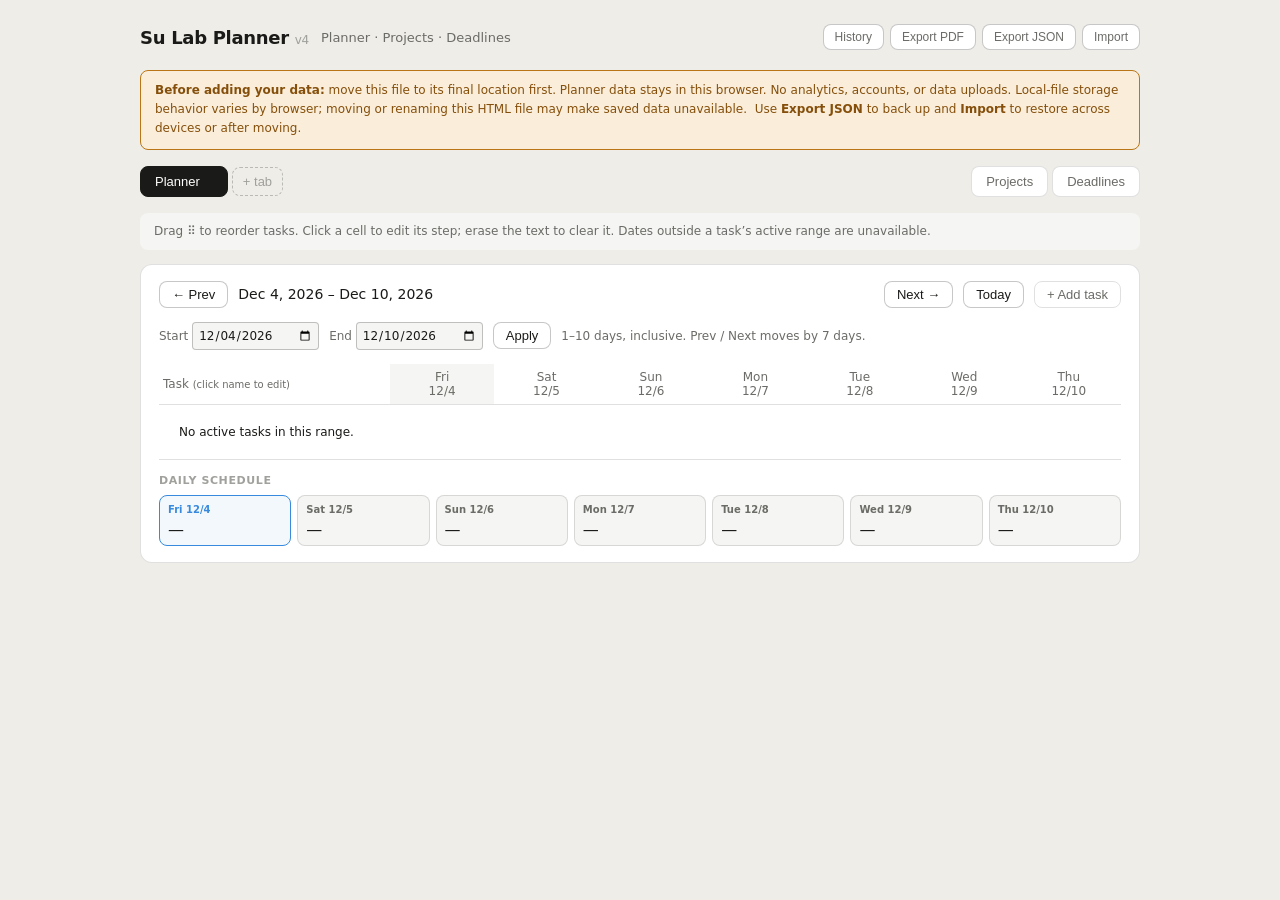
<file: planner/downloads/su_lab_planner_v4.html>
<!DOCTYPE html>
<html lang="en">
<head>
<meta charset="UTF-8">
<meta http-equiv="Content-Security-Policy" content="default-src 'none'; script-src 'unsafe-inline'; style-src 'unsafe-inline'; img-src data: blob:; connect-src 'none'; font-src 'none'; object-src 'none'; base-uri 'none'; form-action 'none'">
<meta name="viewport" content="width=device-width, initial-scale=1.0">
<title>Su Lab Planner v4</title>
<style>
*,*::before,*::after{box-sizing:border-box;margin:0;padding:0;}
:root{
  --bg:#fff;--bg2:#f5f5f3;--bg3:#eeede8;
  --text:#1a1a18;--text2:#6b6b67;--text3:#a0a09c;
  --border:rgba(0,0,0,0.12);--border2:rgba(0,0,0,0.22);
  --r:8px;--rl:12px;
  --blue:#378ADD;--red:#E24B4A;--amber:#BA7517;--green:#1D9E75;--purple:#7F77DD;
  --red-bg:rgba(226,75,74,0.06);--amber-bg:rgba(239,159,39,0.06);
}
@media(prefers-color-scheme:dark){:root{
  --bg:#1c1c1a;--bg2:#252523;--bg3:#2e2e2b;
  --text:#f0efea;--text2:#a0a09c;--text3:#6b6b67;
  --border:rgba(255,255,255,0.12);--border2:rgba(255,255,255,0.22);
  --red-bg:rgba(226,75,74,0.12);--amber-bg:rgba(239,159,39,0.12);
}}
body{font-family:-apple-system,BlinkMacSystemFont,'Segoe UI',system-ui,sans-serif;background:var(--bg3);color:var(--text);min-height:100vh;padding:24px 16px;}
.container{max-width:1000px;margin:0 auto;}
.app-header{display:flex;align-items:center;gap:12px;margin-bottom:20px;flex-wrap:wrap;}
.app-title{font-size:18px;font-weight:600;letter-spacing:-0.3px;}
.app-sub{font-size:13px;color:var(--text2);}
.header-right{margin-left:auto;display:flex;gap:6px;align-items:center;flex-wrap:wrap;}
.hbtn{font-size:12px;padding:5px 11px;border:0.5px solid var(--border2);border-radius:var(--r);background:var(--bg);color:var(--text2);cursor:pointer;white-space:nowrap;}
.hbtn:hover{background:var(--bg2);}

.tabs-row{display:flex;gap:4px;margin-bottom:16px;align-items:center;flex-wrap:wrap;}
.tab-btn{padding:7px 14px;font-size:13px;font-weight:500;border:0.5px solid var(--border);border-radius:var(--r);cursor:pointer;background:var(--bg);color:var(--text2);display:flex;align-items:center;gap:5px;}
.tab-btn.active{background:var(--text);color:var(--bg);border-color:var(--text);}
.tab-del{font-size:10px;opacity:0;color:var(--text3);}
.tab-btn:hover .tab-del{opacity:1;}
.tab-btn.active .tab-del{color:rgba(255,255,255,0.4);}
.tab-btn.active .tab-del:hover{color:rgba(255,255,255,0.9);}
.tab-add-btn{padding:6px 10px;font-size:13px;border:0.5px dashed var(--border2);border-radius:var(--r);background:transparent;color:var(--text3);cursor:pointer;}
.tab-add-btn:hover{background:var(--bg2);color:var(--text2);}
.fixed-tabs{margin-left:auto;display:flex;gap:4px;}
.ftab{padding:7px 14px;font-size:13px;font-weight:500;border:0.5px solid var(--border);border-radius:var(--r);cursor:pointer;background:var(--bg);color:var(--text2);}
.ftab.active{background:var(--text);color:var(--bg);border-color:var(--text);}

.section{display:none;}.section.active{display:block;}
.card{background:var(--bg);border:0.5px solid var(--border);border-radius:var(--rl);padding:16px 18px;margin-bottom:12px;}
.note-box{background:var(--bg2);border-radius:var(--r);padding:9px 14px;font-size:12px;color:var(--text2);margin-bottom:14px;line-height:1.6;}

/* gantt */
.week-header{display:flex;align-items:center;gap:10px;margin-bottom:14px;flex-wrap:wrap;}
.week-nav{padding:5px 12px;font-size:13px;border:0.5px solid var(--border2);border-radius:var(--r);background:var(--bg);color:var(--text);cursor:pointer;}
.week-nav:hover{background:var(--bg2);}
.week-label{font-size:14px;font-weight:500;flex:1;}
.add-task-btn{padding:5px 12px;font-size:13px;border:0.5px solid var(--border);border-radius:var(--r);background:transparent;color:var(--text2);cursor:pointer;}
.add-task-btn:hover{background:var(--bg2);}
.gantt-wrap{overflow-x:auto;}
table.gantt{width:100%;border-collapse:collapse;font-size:12px;}
.gantt th{font-weight:500;color:var(--text2);text-align:center;padding:6px 4px;border-bottom:0.5px solid var(--border);}
.gantt th.task-col{text-align:left;width:24%;}
.gantt td{padding:3px 4px;border-bottom:0.5px solid var(--border);vertical-align:middle;}
.today-col{background:var(--bg2);}
.cell-wrap{text-align:center;cursor:pointer;}
.cell-inner{width:52px;min-height:32px;border-radius:4px;display:flex;align-items:center;justify-content:center;margin:0 auto;transition:background 0.1s;padding:3px 2px;}
.cell-inner:hover{background:var(--bg2);}
.cell-inner.filled{color:#fff;}
.cell-label{font-size:11px;line-height:1.3;text-align:center;white-space:normal;word-break:break-word;overflow:hidden;max-width:50px;display:block;}
.dot{width:8px;height:8px;border-radius:50%;display:inline-block;margin-right:5px;vertical-align:middle;flex-shrink:0;}
.task-name-inner{display:flex;align-items:center;min-width:0;}
/* inline task name edit */
.task-name-text{cursor:text;flex:1;min-width:0;overflow:hidden;text-overflow:ellipsis;white-space:nowrap;border-radius:4px;padding:1px 3px;}
.task-name-text:hover{background:var(--bg2);}
.task-name-input{flex:1;min-width:0;font-size:12px;padding:1px 4px;border:0.5px solid var(--blue);border-radius:4px;background:var(--bg);color:var(--text);outline:none;display:none;}
.task-name-input.editing{display:block;}
.task-name-text.editing{display:none;}
.del-btn{font-size:10px;color:var(--text3);cursor:pointer;padding:0 4px;margin-left:2px;opacity:0;flex-shrink:0;}
tr:hover .del-btn{opacity:1;}
tr:hover .del-btn:hover{color:var(--red);}
.cell-inner.done-cell{opacity:0.38;}
.cell-inner.done-cell .cell-label{text-decoration:line-through;}
.task-row-faded .task-name-text{color:var(--text3)!important;}
.task-row-hidden{display:none;}
.range-badge{font-size:10px;color:var(--text3);margin-left:6px;flex-shrink:0;}

/* day summary */
.day-summary{margin-top:14px;}
.day-summary-title{font-size:11px;font-weight:600;color:var(--text3);text-transform:uppercase;letter-spacing:0.6px;margin-bottom:8px;}
.day-cols{display:grid;grid-template-columns:repeat(7,1fr);gap:6px;}
.day-col{background:var(--bg2);border:0.5px solid var(--border);border-radius:var(--r);padding:8px 8px 6px;min-height:48px;}
.day-col.today-day{border-color:var(--blue);background:rgba(55,138,221,0.06);}
.day-col.empty-day{opacity:0.45;}
.day-col-head{font-size:10px;font-weight:600;color:var(--text2);margin-bottom:5px;display:flex;justify-content:space-between;align-items:baseline;}
.day-col-head .day-date{font-weight:400;font-size:10px;color:var(--text3);}
.day-col.today-day .day-col-head{color:var(--blue);}
.day-item{display:flex;align-items:flex-start;gap:5px;margin-bottom:4px;}
.day-dot{width:6px;height:6px;border-radius:50%;flex-shrink:0;margin-top:3px;}
.day-item-text{font-size:11px;line-height:1.4;color:var(--text);}
.day-item-task{font-size:10px;color:var(--text3);margin-top:0px;}
.day-item.done-item .day-item-text{text-decoration:line-through;color:var(--text3);}
@media(max-width:680px){.day-cols{grid-template-columns:repeat(4,1fr);}}
@media(max-width:440px){.day-cols{grid-template-columns:repeat(2,1fr);}}

/* deadlines */
.dl-card{background:var(--bg);border:0.5px solid var(--border);border-radius:var(--rl);padding:12px 16px;display:flex;align-items:center;gap:14px;}
.dl-card.urgent{border-color:var(--red);background:var(--red-bg);}
.dl-card.soon{border-color:var(--amber);background:var(--amber-bg);}
.dl-left{flex:1;min-width:0;}
.dl-title{font-size:14px;font-weight:500;}
.dl-meta{font-size:12px;color:var(--text2);margin-top:3px;}
.dl-badges{display:flex;gap:6px;margin-top:6px;flex-wrap:wrap;}
.badge{font-size:11px;padding:2px 8px;border-radius:20px;font-weight:500;white-space:nowrap;}
.b-red{background:#FCEBEB;color:#A32D2D;}.b-amber{background:#FAEEDA;color:#854F0B;}.b-green{background:#EAF3DE;color:#3B6D11;}.b-blue{background:#E6F1FB;color:#185FA5;}.b-purple{background:#EEEDFE;color:#3C3489;}.b-gray{background:#F1EFE8;color:#444441;}
@media(prefers-color-scheme:dark){
  .b-red{background:rgba(163,45,45,0.25);color:#f09595;}.b-amber{background:rgba(133,79,11,0.25);color:#FAC775;}.b-green{background:rgba(59,109,17,0.25);color:#C0DD97;}.b-blue{background:rgba(24,95,165,0.25);color:#85B7EB;}.b-purple{background:rgba(83,74,183,0.25);color:#AFA9EC;}.b-gray{background:rgba(68,68,65,0.25);color:#D3D1C7;}
}
.dl-days{font-size:24px;font-weight:600;text-align:right;min-width:50px;color:var(--text2);}
.dl-days.urgent{color:var(--red);}.dl-days.soon{color:var(--amber);}
.dl-days-label{font-size:10px;color:var(--text3);text-align:right;margin-top:1px;}
.row-del{font-size:13px;color:var(--text3);cursor:pointer;padding:4px;opacity:0;}
.dl-card:hover .row-del{opacity:1;}
.dl-card:hover .row-del:hover{color:var(--red);}
.row-edit{font-size:11px;color:var(--blue);cursor:pointer;padding:3px 7px;border:0.5px solid var(--blue);border-radius:4px;opacity:0;white-space:nowrap;}
.dl-card:hover .row-edit{opacity:1;}
.dl-card.dl-done{opacity:0.4;}
.dl-card.dl-done .dl-title{text-decoration:line-through;}
.done-toggle{font-size:11px;cursor:pointer;padding:3px 7px;border:0.5px solid var(--border2);border-radius:4px;opacity:0;white-space:nowrap;color:var(--text2);}
.dl-card:hover .done-toggle{opacity:1;}
.dl-card.dl-done .done-toggle{opacity:1;color:var(--green);border-color:var(--green);}
.add-btn{width:100%;margin-top:10px;padding:9px;font-size:13px;color:var(--text2);border:0.5px dashed var(--border2);border-radius:var(--r);background:transparent;cursor:pointer;}
.add-btn:hover{background:var(--bg2);}
.type-select-wrap select{width:100%;padding:7px 10px;font-size:13px;border:0.5px solid var(--border2);border-radius:var(--r);background:var(--bg2);color:var(--text);outline:none;}
.add-type-row{display:flex;gap:6px;margin-top:6px;}
.add-type-row input{flex:1;padding:5px 8px;font-size:12px;border:0.5px solid var(--border2);border-radius:var(--r);background:var(--bg2);color:var(--text);outline:none;}
.add-type-row button{padding:5px 10px;font-size:12px;border:0.5px solid var(--border2);border-radius:var(--r);background:var(--bg);color:var(--text2);cursor:pointer;white-space:nowrap;}
.add-type-row button:hover{background:var(--bg2);}

/* projects */
.proj-list{display:grid;gap:14px;}
.proj-card{background:var(--bg);border:0.5px solid var(--border);border-radius:var(--rl);overflow:hidden;transition:box-shadow 0.15s;}
.proj-card.dragging{opacity:0.5;box-shadow:0 4px 20px rgba(0,0,0,0.15);}
.proj-card.drag-over{border-color:var(--blue);}
.proj-header{display:flex;align-items:center;gap:10px;padding:14px 16px;border-bottom:0.5px solid var(--border);cursor:grab;}
.proj-header:active{cursor:grabbing;}
.drag-handle{font-size:14px;color:var(--text3);cursor:grab;padding:0 2px;flex-shrink:0;user-select:none;}
.drag-handle:active{cursor:grabbing;}
.proj-color-dot{width:10px;height:10px;border-radius:50%;flex-shrink:0;}
.proj-title{font-size:14px;font-weight:500;flex:1;min-width:0;overflow:hidden;text-overflow:ellipsis;white-space:nowrap;}
.proj-date{font-size:11px;color:var(--text3);}
.proj-actions{display:flex;gap:6px;opacity:0;transition:opacity 0.1s;flex-shrink:0;}
.proj-card:hover .proj-actions{opacity:1;}
.proj-act-btn{font-size:11px;padding:3px 8px;border:0.5px solid var(--border2);border-radius:var(--r);background:transparent;color:var(--text2);cursor:pointer;white-space:nowrap;}
.proj-act-btn:hover{background:var(--bg2);}
.proj-act-btn.danger:hover{color:var(--red);border-color:var(--red);}
.proj-body{padding:14px 16px;}
.ms-grid{display:grid;grid-template-columns:repeat(auto-fill,minmax(200px,1fr));gap:8px;margin-bottom:14px;}
.ms-card{border:0.5px solid var(--border);border-radius:var(--r);padding:10px 12px;background:var(--bg2);position:relative;}
.ms-card.done{opacity:0.55;}
.ms-card.ms-dragging{opacity:0.4;box-shadow:0 2px 12px rgba(0,0,0,0.12);}
.ms-card.ms-drag-over{border-color:var(--blue);}
.ms-drag-handle{font-size:12px;color:var(--text3);cursor:grab;margin-right:4px;user-select:none;flex-shrink:0;}
.ms-drag-handle:active{cursor:grabbing;}
.ms-name{font-size:13px;font-weight:500;margin-bottom:3px;padding-right:40px;}
.ms-due{font-size:11px;color:var(--text2);}
.ms-actions{position:absolute;top:7px;right:6px;display:flex;gap:4px;opacity:0;}
.ms-card:hover .ms-actions{opacity:1;}
.ms-act{font-size:10px;color:var(--text3);cursor:pointer;padding:2px 4px;border-radius:3px;}
.ms-act:hover{color:var(--blue);background:var(--bg3);}
.ms-act.del:hover{color:var(--red);}
.ms-status{display:inline-block;margin-top:6px;}
.status-pill{font-size:10px;padding:2px 7px;border-radius:20px;cursor:pointer;font-weight:500;border:none;background:transparent;}
.status-pill.not-started{background:var(--bg3);color:var(--text2);}
.status-pill.in-progress{background:#E6F1FB;color:#185FA5;}
.status-pill.done{background:#EAF3DE;color:#3B6D11;}
@media(prefers-color-scheme:dark){
  .status-pill.not-started{background:var(--bg3);color:var(--text2);}
  .status-pill.in-progress{background:rgba(24,95,165,0.25);color:#85B7EB;}
  .status-pill.done{background:rgba(59,109,17,0.25);color:#C0DD97;}
}
.priority-badge{font-size:10px;color:var(--text3);padding:2px 6px;border:0.5px solid var(--border);border-radius:4px;margin-left:4px;flex-shrink:0;}
.timeline-wrap{overflow-x:auto;}
.timeline-label{font-size:11px;font-weight:500;color:var(--text2);margin-bottom:6px;}
table.tl-table{border-collapse:collapse;font-size:11px;min-width:100%;}
.tl-table th{font-weight:500;color:var(--text3);text-align:center;padding:3px 2px;border-bottom:0.5px solid var(--border);min-width:36px;}
.tl-table th.tl-name-col{text-align:left;min-width:120px;max-width:160px;padding-right:8px;}
.tl-table td{padding:2px 2px;border-bottom:0.5px solid var(--border);vertical-align:middle;}
.tl-table td.tl-name{font-size:11px;color:var(--text2);padding-right:8px;max-width:160px;overflow:hidden;text-overflow:ellipsis;white-space:nowrap;}
.tl-cell{height:18px;border-radius:3px;}
.tl-today-col{background:var(--bg2);}
.add-ms-btn{width:100%;margin-top:10px;padding:7px;font-size:12px;color:var(--text2);border:0.5px dashed var(--border2);border-radius:var(--r);background:transparent;cursor:pointer;}
.add-ms-btn:hover{background:var(--bg2);}
.add-proj-btn{width:100%;margin-top:4px;padding:9px;font-size:13px;color:var(--text2);border:0.5px dashed var(--border2);border-radius:var(--r);background:transparent;cursor:pointer;}
.add-proj-btn:hover{background:var(--bg2);}

/* history */
.history-panel{display:none;background:var(--bg);border:0.5px solid var(--border);border-radius:var(--rl);padding:14px 16px;margin-bottom:16px;}
.history-panel.open{display:block;}
.history-panel h3{font-size:14px;font-weight:500;margin-bottom:10px;}
.history-list{max-height:220px;overflow-y:auto;}
.history-item{display:flex;align-items:center;gap:10px;padding:7px 0;border-bottom:0.5px solid var(--border);font-size:12px;}
.history-item:last-child{border-bottom:none;}
.h-time{color:var(--text3);min-width:130px;}
.h-desc{color:var(--text2);flex:1;}
.h-restore{font-size:11px;color:var(--blue);cursor:pointer;padding:2px 6px;border:0.5px solid var(--blue);border-radius:4px;white-space:nowrap;}
.h-restore:hover{background:var(--bg2);}

/* modal */
.modal-overlay{display:none;position:fixed;inset:0;background:rgba(0,0,0,0.35);z-index:200;align-items:center;justify-content:center;}
.modal-overlay.open{display:flex;}
.modal{background:var(--bg);border:0.5px solid var(--border2);border-radius:var(--rl);padding:22px 24px;width:360px;max-width:calc(100vw - 32px);max-height:90vh;overflow-y:auto;}
.modal h3{font-size:15px;font-weight:500;margin-bottom:16px;}
.modal label{font-size:12px;color:var(--text2);display:block;margin-bottom:4px;margin-top:10px;}
.modal label:first-of-type{margin-top:0;}
.modal input{width:100%;padding:7px 10px;font-size:13px;border:0.5px solid var(--border2);border-radius:var(--r);background:var(--bg2);color:var(--text);outline:none;}
.modal input:focus{border-color:var(--blue);}
.modal-footer{display:flex;gap:8px;justify-content:flex-end;margin-top:18px;}
.modal-footer button{padding:7px 16px;font-size:13px;border-radius:var(--r);cursor:pointer;border:0.5px solid var(--border2);background:var(--bg);color:var(--text);}
.modal-footer .btn-primary{background:var(--text);color:var(--bg);border-color:var(--text);}

@media print{
  @page{size:A4 landscape;margin:12mm 14mm;}
  *{-webkit-print-color-adjust:exact!important;print-color-adjust:exact!important;}
  body{background:#fff!important;padding:0;}
  .header-right,.tab-add-btn,.tab-del,.history-panel,.modal-overlay,.add-btn,.add-task-btn,.week-nav,.del-btn,.row-del,.row-edit,.proj-actions,.ms-actions,.add-ms-btn,.add-proj-btn,.drag-handle,.note-box,.warning-banner{display:none!important;}
  .container{max-width:100%;}
  /* only print the active section — inactive ones stay hidden */
  .section:not(.active){display:none!important;}
  .section.active{display:block!important;}
  /* hide all tab buttons except the active one as a header label */
  .tabs-row{margin-bottom:8px;}
  .tab-btn,.ftab{display:none!important;}
  .tab-btn.active{display:inline-flex!important;font-size:14px;font-weight:600;background:#f0f0ee!important;color:#1a1a18!important;border:0.5px solid #ccc!important;margin-bottom:8px;pointer-events:none;}
  .ftab.active{display:inline-flex!important;font-size:14px;font-weight:600;background:#f0f0ee!important;color:#1a1a18!important;border:0.5px solid #ccc!important;margin-bottom:8px;pointer-events:none;}
  .fixed-tabs{margin-left:0;}
  /* force badge colors */
  .b-red{background:#FCEBEB!important;color:#A32D2D!important;}
  .b-amber{background:#FAEEDA!important;color:#854F0B!important;}
  .b-green{background:#EAF3DE!important;color:#3B6D11!important;}
  .b-blue{background:#E6F1FB!important;color:#185FA5!important;}
  .b-purple{background:#EEEDFE!important;color:#3C3489!important;}
  .b-gray{background:#F1EFE8!important;color:#444441!important;}
  /* gantt cell colors forced */
  .cell-inner.filled{color:#fff!important;}
  .badge{-webkit-print-color-adjust:exact!important;}
  /* milestone status pills */
  .status-pill.not-started{background:#f0f0ee!important;color:#6b6b67!important;}
  .status-pill.in-progress{background:#E6F1FB!important;color:#185FA5!important;}
  .status-pill.done{background:#EAF3DE!important;color:#3B6D11!important;}
  /* deadline urgency backgrounds */
  .dl-card.urgent{background:#FCEBEB!important;border-color:#E24B4A!important;}
  .dl-card.soon{background:#FAEEDA!important;border-color:#BA7517!important;}
  .dl-days.urgent{color:#E24B4A!important;}
  .dl-days.soon{color:#BA7517!important;}
}

.range-controls{display:flex;align-items:center;gap:10px;flex-wrap:wrap;margin-bottom:14px;font-size:12px;color:var(--text2)}
.range-controls input{font:inherit;background:var(--bg2);color:var(--text);border:1px solid var(--border2);border-radius:4px;padding:5px}
.modal textarea{width:100%;font:inherit;font-size:13px;line-height:1.5;padding:8px;background:var(--bg2);color:var(--text);border:1px solid var(--border2);border-radius:var(--r);resize:vertical}
.cell-inner{width:100%;min-width:64px;padding:6px 4px}.cell-label{max-width:none;white-space:pre-wrap;overflow-wrap:anywhere;overflow:visible}
.gantt th.task-col{min-width:210px}.gantt th:not(.task-col){min-width:70px}.task-name-text{white-space:normal;overflow-wrap:anywhere}
.day-cols{grid-template-columns:repeat(auto-fit,minmax(120px,1fr))}.day-item-text{white-space:pre-wrap;overflow-wrap:anywhere}
.task-range{font-size:10px;color:var(--text3);margin:4px 0}.inactive-cell{text-align:center;color:var(--text3);background:var(--bg2)}
tr.dragging{opacity:.4}.del-btn{opacity:.65}
@media print{.range-controls,.drag-handle{display:none!important}.gantt th.task-col{min-width:130px}.gantt th:not(.task-col){min-width:0}.cell-inner{min-width:0}.gantt-wrap{overflow:visible}.day-cols{grid-template-columns:repeat(5,1fr)}tr{break-inside:avoid}}
</style>
</head>
<body>
<div class="container">

<div class="app-header">
  <span class="app-title">Su Lab Planner <span style="font-size:12px;font-weight:400;color:var(--text3);">v4</span></span>
  <span class="app-sub">Planner · Projects · Deadlines</span>
  <div class="header-right">
    <button class="hbtn" onclick="toggleHistory()">History</button>
    <button class="hbtn" onclick="window.print()">Export PDF</button>
    <button class="hbtn" onclick="exportJSON()">Export JSON</button>
    <button class="hbtn" onclick="document.getElementById('imp').click()">Import</button>
    <input type="file" id="imp" accept=".json" style="display:none" onchange="importData(event)">
  </div>
</div>

<div class="warning-banner" style="background:#FAEEDA;border:0.5px solid #BA7517;border-radius:8px;padding:10px 14px;margin-bottom:16px;font-size:12px;color:#854F0B;line-height:1.6;">
  <strong style="font-weight:600;">Before adding your data:</strong> move this file to its final location first. Planner data stays in this browser. No analytics, accounts, or data uploads. Local-file storage behavior varies by browser; moving or renaming this HTML file may make saved data unavailable.
  &nbsp;Use <strong style="font-weight:600;">Export JSON</strong> to back up and <strong style="font-weight:600;">Import</strong> to restore across devices or after moving.
</div>
<div class="history-panel" id="history-panel">
  <h3>Action history — click Restore to roll back</h3>
  <div class="history-list" id="history-list"></div>
</div>

<div class="tabs-row" id="tabs-row">
  <button class="tab-add-btn" onclick="openAddTab()">+ tab</button>
  <div class="fixed-tabs">
    <button class="ftab" id="ftab-proj" onclick="switchFixed('projects')">Projects</button>
    <button class="ftab" id="ftab-dl" onclick="switchFixed('deadlines')">Deadlines</button>
  </div>
</div>

<div id="gantt-sections"></div>

<div class="section" id="sec-projects">
  <div class="note-box">Drag the ⠿ handle to reorder projects by priority. Click a status pill to cycle it. Use the edit button on each milestone to update it.</div>
  <div class="proj-list" id="proj-list"></div>
  <button class="add-proj-btn" onclick="openAddProj()">+ Add project</button>
</div>

<div class="section" id="sec-deadlines">
  <div style="display:flex;align-items:center;justify-content:space-between;margin-bottom:14px;flex-wrap:wrap;gap:8px;">
    <span style="font-size:12px;color:var(--text2);">Red = due within 7 days · Orange = within 14 days. Hover a card to edit or delete.</span>
    <button class="hbtn" id="btn-hide-done" onclick="toggleHideDone()" style="font-size:12px;">Hide done</button>
  </div>
  <div class="dl-list" id="dl-list"></div>
  <button class="add-btn" onclick="openAddDL()">+ Add deadline</button>
</div>

</div>

<!-- modal: tab -->
<div class="modal-overlay" id="modal-tab">
  <div class="modal"><h3 id="mtab-title">Add schedule tab</h3>
    <label>Tab name</label><input id="inp-tab" placeholder="e.g. Weekly plan – Yuxiu" />
    <div class="modal-footer"><button onclick="closeModal('modal-tab')">Cancel</button><button class="btn-primary" id="mtab-ok" onclick="confirmTab()">Add</button></div>
  </div>
</div>
<!-- modal: task -->
<div class="modal-overlay" id="modal-task">
  <div class="modal"><h3 id="mtask-title">Add experiment task</h3>
    <label>Task name</label><input id="inp-task" placeholder="e.g. bortezomib CCK-8 assay" />
    <label style="margin-top:10px;">Active date range (leave blank = always show)</label>
    <div style="display:flex;gap:8px;align-items:center;">
      <input id="inp-task-wk-start" type="date" style="flex:1;" />
      <span style="font-size:12px;color:var(--text2);">to</span>
      <input id="inp-task-wk-end" type="date" style="flex:1;" />
    </div>
    <div style="font-size:11px;color:var(--text3);margin-top:4px;">Either date may be blank (no boundary). Tasks appear only when their active dates overlap the displayed range.</div>
    <div class="modal-footer"><button onclick="closeModal('modal-task')">Cancel</button><button class="btn-primary" id="mtask-ok" onclick="confirmAddTask()">Add</button></div>
  </div>
</div>
<!-- modal: cell -->
<div class="modal-overlay" id="modal-cell">
  <div class="modal"><h3>Step label</h3>
    <label>Label shown in cell (no character limit; Enter for a new line)</label><textarea id="inp-cell" rows="5" placeholder="e.g. transfection + refresh"></textarea>
    <div style="display:flex;align-items:center;gap:8px;margin-top:12px;">
      <input type="checkbox" id="inp-cell-done" style="width:auto;margin:0;" />
      <label for="inp-cell-done" style="margin:0;font-size:13px;color:var(--text);cursor:pointer;">Mark as done</label>
    </div>
    <div class="modal-footer"><button onclick="closeModal('modal-cell')">Cancel</button><button class="btn-primary" onclick="confirmCell()">OK</button></div>
  </div>
</div>
<!-- modal: deadline -->
<div class="modal-overlay" id="modal-dl">
  <div class="modal"><h3 id="mdl-title">Add deadline</h3>
    <label>Name</label><input id="inp-dl-name" placeholder="e.g. DOD-2 Year 2 annual report" />
    <label>Due date</label><input id="inp-dl-date" type="date" />
    <label>Type</label>
    <div class="type-select-wrap"><select id="inp-dl-type"></select></div>
    <div class="add-type-row">
      <input id="inp-new-type" placeholder="New type name…" maxlength="24" />
      <button onclick="addCustomType()">+ Add type</button>
    </div>
    <div class="modal-footer"><button onclick="closeModal('modal-dl')">Cancel</button><button class="btn-primary" id="mdl-ok" onclick="confirmDL()">Save</button></div>
  </div>
</div>
<!-- modal: project -->
<div class="modal-overlay" id="modal-proj">
  <div class="modal"><h3 id="mproj-title">Add project</h3>
    <label>Project name</label><input id="inp-proj-name" placeholder="e.g. BioPROTAC manuscript" />
    <label>Target end date (optional)</label><input id="inp-proj-date" type="date" />
    <label>Description (optional)</label><input id="inp-proj-desc" placeholder="Brief note" />
    <div class="modal-footer"><button onclick="closeModal('modal-proj')">Cancel</button><button class="btn-primary" id="mproj-ok" onclick="confirmProj()">Add</button></div>
  </div>
</div>
<!-- modal: milestone -->
<div class="modal-overlay" id="modal-ms">
  <div class="modal"><h3 id="mms-title">Add milestone</h3>
    <label>Milestone name</label><input id="inp-ms-name" placeholder="e.g. Submit manuscript draft" />
    <label>Target date</label><input id="inp-ms-date" type="date" />
    <div class="modal-footer"><button onclick="closeModal('modal-ms')">Cancel</button><button class="btn-primary" id="mms-ok" onclick="confirmMS()">Add</button></div>
  </div>
</div>

<script>
const TASK_COLORS=['#1D9E75','#378ADD','#D85A30','#D4537E','#BA7517','#639922','#7F77DD'];
const PROJ_COLORS=['#378ADD','#1D9E75','#7F77DD','#D85A30','#BA7517','#D4537E','#639922'];
const STATUS_CYCLE=['not-started','in-progress','done'];
const STATUS_LABEL={'not-started':'Not started','in-progress':'In progress','done':'Done'};
const SK='sulab_planner_v4',HK='sulab_planner_history_v4';

let DEFAULT_STATE=()=>({schemaVersion:4,activeTab:'g0',tabs:[{id:'g0',name:'Planner',tasks:[],nxt:1}],nxtTab:1,dlTypes:[{id:'grant',label:'Grant application',badge:'b-blue'},{id:'report',label:'Annual report',badge:'b-amber'},{id:'review',label:'Review / manuscript',badge:'b-green'},{id:'conference',label:'Conference',badge:'b-purple'}],dls:[],nxtDl:1,projects:[],nxtProj:1});
let S=DEFAULT_STATE();
let H=[],pCell=null,tabMode=null,projMode=null,msMode=null,hideDone=false;
// Parse date string as LOCAL time (fixes timezone off-by-one)
function parseLocalDate(s){if(!s)return null;let[y,m,d]=s.split('-').map(Number);let dt=new Date(y,m-1,d);dt.setHours(0,0,0,0);return dt;}
const NOW=(()=>{let d=new Date();d.setHours(0,0,0,0);return d;})();

function save(d){
  localStorage.setItem(SK,JSON.stringify(S));
  if(d){H=JSON.parse(localStorage.getItem(HK)||'[]');H.unshift({ts:Date.now(),d,snap:JSON.stringify(S)});if(H.length>60)H=H.slice(0,60);localStorage.setItem(HK,JSON.stringify(H));}
}
function load(){try{let r=localStorage.getItem(SK);if(r)S=JSON.parse(r);H=JSON.parse(localStorage.getItem(HK)||'[]');migrateData();S.tabs.forEach(t=>{t.viewStart=iso(NOW);});}catch(e){alert('Saved data could not be loaded. Import a JSON backup if needed.');S=DEFAULT_STATE();}}
function iso(d){return d.getFullYear()+'-'+String(d.getMonth()+1).padStart(2,'0')+'-'+String(d.getDate()).padStart(2,'0');}
function addDays(d,n){let x=new Date(d);x.setDate(x.getDate()+n);return x;}
function validDate(s){return typeof s==='string'&&/^\d{4}-\d{2}-\d{2}$/.test(s)&&iso(parseLocalDate(s))===s;}
function esc(s){return String(s??'').replace(/[&<>"']/g,c=>({'&':'&amp;','<':'&lt;','>':'&gt;','"':'&quot;',"'":'&#39;'}[c]));}
function migrateData(state=S,anchor=iso(getMon(0))){
  state.tabs.forEach(tab=>{tab.viewStart=validDate(tab.viewStart)?tab.viewStart:iso(NOW);tab.viewDays=Number.isInteger(tab.viewDays)&&tab.viewDays>=1&&tab.viewDays<=10?tab.viewDays:7;
    tab.tasks.forEach((task,i)=>{task.color=task.color||TASK_COLORS[i%TASK_COLORS.length];task.cells=task.cells||{};
      Object.keys(task.cells).forEach(k=>{let m=k.match(/_w(-?\d+)_d(\d+)$/);if(m){task.cells[iso(addDays(parseLocalDate(anchor),Number(m[1])*7+Number(m[2])))]=task.cells[k];delete task.cells[k];}});
      if(!validDate(task.wkStart))delete task.wkStart;if(!validDate(task.wkEnd))delete task.wkEnd;
    });delete tab.wk;
  });state.schemaVersion=4;
}
function taskActive(task,start,end=start){return (!task.wkStart||task.wkStart<=end)&&(!task.wkEnd||task.wkEnd>=start);}
function getTab(id){return S.tabs.find(t=>t.id===id);}
function getProj(id){return S.projects.find(p=>p.id===id);}

function getMon(off){let d=new Date(NOW),day=d.getDay(),diff=day===0?-6:1-day;d.setDate(d.getDate()+diff+off*7);d.setHours(0,0,0,0);return d;}
function fmt(d){return(d.getMonth()+1)+'/'+d.getDate();}
function fmtFull(s){if(!s)return'';let d=parseLocalDate(s);return d.toLocaleDateString('en-US',{month:'short',day:'numeric',year:'numeric'});}
function wkn(d){let s=new Date(d.getFullYear(),0,1);return Math.ceil(((d-s)/86400000+s.getDay()+1)/7);}
function daysLeft(dateStr){if(!dateStr)return null;let d=parseLocalDate(dateStr);return Math.round((d-NOW)/86400000);}
function getDLTypeBadge(id){let t=S.dlTypes.find(t=>t.id===id);return t?t.badge:'b-gray';}
function getDLTypeLabel(id){let t=S.dlTypes.find(t=>t.id===id);return t?t.label:'Other';}

/* tabs */
function switchTab(id){S.activeTab=id;save();renderTabs();renderSections();}
function switchFixed(w){S.activeTab=w;save();renderTabs();renderSections();if(w==='deadlines')renderDL();if(w==='projects')renderProjects();}
function openAddTab(){tabMode='add';document.getElementById('mtab-title').textContent='Add schedule tab';document.getElementById('mtab-ok').textContent='Add';document.getElementById('inp-tab').value='';openModal('modal-tab');setTimeout(()=>document.getElementById('inp-tab').focus(),100);}
function openRenameTab(id,e){e.stopPropagation();tabMode={rid:id};let t=getTab(id);document.getElementById('mtab-title').textContent='Rename tab';document.getElementById('mtab-ok').textContent='Rename';document.getElementById('inp-tab').value=t.name;openModal('modal-tab');setTimeout(()=>{let el=document.getElementById('inp-tab');el.focus();el.select();},100);}
function confirmTab(){
  let n=document.getElementById('inp-tab').value.trim();if(!n)return;
  if(tabMode==='add'){let id='g'+S.nxtTab++;S.tabs.push({id,name:n,viewStart:iso(NOW),viewDays:7,tasks:[],nxt:1});S.activeTab=id;save('Added tab: '+n);}
  else if(tabMode&&tabMode.rid){let t=getTab(tabMode.rid),old=t.name;t.name=n;save('Renamed: '+old+' → '+n);}
  closeModal('modal-tab');render();
}
function deleteTab(id,e){
  e.stopPropagation();let t=getTab(id);
  if(!confirm(`Delete tab "${t.name}"?`))return;
  S.tabs=S.tabs.filter(x=>x.id!==id);
  if(S.activeTab===id)S.activeTab=S.tabs.length?S.tabs[0].id:'projects';
  save('Deleted tab: '+t.name);render();
}
function renderTabs(){
  let row=document.getElementById('tabs-row');
  row.querySelectorAll('.tab-btn').forEach(b=>b.remove());
  let addBtn=row.querySelector('.tab-add-btn');
  S.tabs.forEach(tab=>{
    let btn=document.createElement('button');
    btn.className='tab-btn'+(S.activeTab===tab.id?' active':'');
    btn.innerHTML=`<span ondblclick="openRenameTab('${tab.id}',event)" title="Double-click to rename">${esc(tab.name)}</span><span class="tab-del" onclick="deleteTab('${tab.id}',event)">✕</span>`;
    btn.addEventListener('click',e=>{if(!e.target.classList.contains('tab-del'))switchTab(tab.id);});
    row.insertBefore(btn,addBtn);
  });
  document.getElementById('ftab-proj').classList.toggle('active',S.activeTab==='projects');
  document.getElementById('ftab-dl').classList.toggle('active',S.activeTab==='deadlines');
}
function renderSections(){
  let con=document.getElementById('gantt-sections');
  S.tabs.forEach(tab=>{
    let sec=document.getElementById('sec-'+tab.id);
    if(!sec){sec=document.createElement('div');sec.className='section';sec.id='sec-'+tab.id;con.appendChild(sec);}
    sec.classList.toggle('active',S.activeTab===tab.id);
    if(S.activeTab===tab.id)buildGantt(tab,sec);
  });
  con.querySelectorAll('.section').forEach(s=>{
    let id=s.id.replace('sec-','');if(!S.tabs.find(t=>t.id===id))s.remove();
  });
  document.getElementById('sec-projects').classList.toggle('active',S.activeTab==='projects');
  document.getElementById('sec-deadlines').classList.toggle('active',S.activeTab==='deadlines');
}

/* gantt */
function buildGantt(tab,sec){
  if(!tab.viewStart)tab.viewStart=iso(NOW);if(!tab.viewDays)tab.viewDays=7;
  let days=Array.from({length:tab.viewDays},(_,i)=>addDays(parseLocalDate(tab.viewStart),i));
  let end=iso(days.at(-1));let visible=tab.tasks.filter(t=>taskActive(t,tab.viewStart,end));
  let head='<tr><th class="task-col">Task <small>(click name to edit)</small></th>'+days.map(d=>`<th class="${iso(d)===iso(NOW)?'today-col':''}">${d.toLocaleDateString('en-US',{weekday:'short'})}<br>${fmt(d)}</th>`).join('')+'</tr>';
  let body=visible.map(task=>{
    let col=task.color||TASK_COLORS[tab.tasks.indexOf(task)%TASK_COLORS.length];
    let cells=days.map((d,di)=>{let k=iso(d);if(!taskActive(task,k))return '<td class="inactive-cell" title="Outside task active dates">—</td>';
      let entry=task.cells[k],lbl=typeof entry==='object'?entry.label:entry||'',done=entry&&entry.done;
      return `<td class="cell-wrap ${k===iso(NOW)?'today-col':''}"><div class="cell-inner ${lbl?'filled':''} ${done?'done-cell':''}" style="${lbl?'background:'+col:''}" onclick="toggleCell('${tab.id}',${task.id},${di})" title="${esc(lbl||'Click to add step')}"><span class="cell-label">${esc(lbl)}</span></div></td>`;
    }).join('');
    let note=task.wkStart||task.wkEnd?`${task.wkStart||'Any date'} → ${task.wkEnd||'No end'}`:'';
    return `<tr data-task-id="${task.id}" ondragover="taskDragOver(event)" ondrop="taskDrop(event,'${tab.id}',${task.id})">
    <td><div class="task-name-inner"><span class="drag-handle" draggable="true" ondragstart="taskDragStart(event,'${tab.id}',${task.id})" ondragend="taskDragEnd()" tabindex="0" role="button" aria-label="Reorder task; use Alt+ArrowUp or Alt+ArrowDown" onkeydown="taskKeyMove(event,'${tab.id}',${task.id})" title="Drag to reorder; Alt+↑/↓ also works">⠿</span><span class="dot" style="background:${col}"></span>
    <span class="task-name-text" id="tnt-${tab.id}-${task.id}" onclick="startEditTaskName('${tab.id}',${task.id})">${esc(task.name)}</span>
    <input class="task-name-input" id="tni-${tab.id}-${task.id}" value="${esc(task.name)}" onblur="commitTaskName('${tab.id}',${task.id})" onkeydown="if(event.key==='Enter')this.blur();if(event.key==='Escape')cancelTaskName('${tab.id}',${task.id});">
    <span class="del-btn" onclick="openEditTask('${tab.id}',${task.id})" title="Task settings">⚙</span><span class="del-btn" onclick="delTask('${tab.id}',${task.id})" title="Delete task">✕</span></div><div class="task-range">${note}</div></td>${cells}</tr>`;
  }).join('');
  let summary=days.map(d=>{let k=iso(d);let items=visible.filter(t=>taskActive(t,k)&&t.cells[k]).map(t=>{let e=t.cells[k],lbl=typeof e==='object'?e.label:e;return `<div class="day-item ${e.done?'done-item':''}"><span class="day-dot" style="background:${t.color}"></span><div><div class="day-item-text">${esc(lbl)}</div><div class="day-item-task">${esc(t.name)}</div></div></div>`;}).join('');return `<div class="day-col ${k===iso(NOW)?'today-day':''}"><div class="day-col-head">${d.toLocaleDateString('en-US',{weekday:'short'})} ${fmt(d)}</div>${items||'—'}</div>`;}).join('');
  sec.innerHTML=`<div class="note-box">Drag ⠿ to reorder tasks. Click a cell to edit its step; erase the text to clear it. Dates outside a task’s active range are unavailable.</div><div class="card"><div class="week-header"><button class="week-nav" onclick="moveWk('${tab.id}',-1)">← Prev</button><span class="week-label">${fmtFull(tab.viewStart)} – ${fmtFull(end)}</span><button class="week-nav" onclick="moveWk('${tab.id}',1)">Next →</button><button class="week-nav" onclick="todayRange('${tab.id}')">Today</button><button class="add-task-btn" onclick="openAddTask('${tab.id}')">+ Add task</button></div>
  <div class="range-controls"><label>Start <input type="date" id="range-start-${tab.id}" value="${tab.viewStart}"></label><label>End <input type="date" id="range-end-${tab.id}" value="${end}"></label><button class="week-nav" onclick="applyRange('${tab.id}')">Apply</button><span>1–10 days, inclusive. Prev / Next moves by ${tab.viewDays} days.</span></div>
  <div class="gantt-wrap"><table class="gantt"><thead>${head}</thead><tbody>${body||`<tr><td colspan="${days.length+1}" style="padding:20px">No active tasks in this range.</td></tr>`}</tbody></table></div><div class="day-summary"><div class="day-summary-title">Daily schedule</div><div class="day-cols">${summary}</div></div></div>`;
}
function applyRange(id){let start=document.getElementById('range-start-'+id).value,end=document.getElementById('range-end-'+id).value;let n=Math.round((parseLocalDate(end)-parseLocalDate(start))/86400000)+1;if(!validDate(start)||!validDate(end)||n<1||n>10){alert('Choose a valid range of 1–10 days, including both start and end.');return;}Object.assign(getTab(id),{viewStart:start,viewDays:n});save();renderSections();}
function todayRange(id){getTab(id).viewStart=iso(NOW);save();renderSections();}
let taskDrag=null;
function taskDragStart(e,tabId,id){taskDrag={tabId,id};e.dataTransfer.effectAllowed='move';e.dataTransfer.setData('text/plain',String(id));e.target.closest('tr').classList.add('dragging');}
function taskDragOver(e){if(taskDrag){e.preventDefault();e.dataTransfer.dropEffect='move';}}
function taskDragEnd(){taskDrag=null;document.querySelectorAll('tr.dragging').forEach(t=>t.classList.remove('dragging'));}
function taskDrop(e,tabId,id){e.preventDefault();if(!taskDrag||taskDrag.tabId!==tabId||taskDrag.id===id)return taskDragEnd();let ts=getTab(tabId).tasks,from=ts.findIndex(t=>t.id===taskDrag.id),to=ts.findIndex(t=>t.id===id);ts.splice(to,0,ts.splice(from,1)[0]);taskDragEnd();save('Reordered tasks');renderSections();}
function taskKeyMove(e,tabId,id){if(!e.altKey||!['ArrowUp','ArrowDown'].includes(e.key))return;e.preventDefault();let tab=getTab(tabId),visible=tab.tasks.filter(t=>taskActive(t,tab.viewStart,iso(addDays(parseLocalDate(tab.viewStart),tab.viewDays-1)))),i=visible.findIndex(t=>t.id===id),target=visible[i+(e.key==='ArrowUp'?-1:1)];if(!target)return;taskDrag={tabId,id};taskDrop(e,tabId,target.id);document.querySelector('#sec-'+tabId+' tr[data-task-id="'+id+'"] .drag-handle').focus();}

/* inline task name edit */
function startEditTaskName(tabId,taskId){
  let txt=document.getElementById('tnt-'+tabId+'-'+taskId);
  let inp=document.getElementById('tni-'+tabId+'-'+taskId);
  if(!txt||!inp)return;
  txt.classList.add('editing');inp.classList.add('editing');
  inp.focus();inp.select();
}
function commitTaskName(tabId,taskId){
  let inp=document.getElementById('tni-'+tabId+'-'+taskId);
  let txt=document.getElementById('tnt-'+tabId+'-'+taskId);
  if(!inp||!txt)return;
  let n=inp.value.trim();
  if(n){let tab=getTab(tabId),task=tab.tasks.find(t=>t.id===taskId);if(task&&task.name!==n){task.name=n;save('Renamed task: '+n);}}
  inp.classList.remove('editing');txt.classList.remove('editing');
  if(n)txt.textContent=n;
}
function cancelTaskName(tabId,taskId){
  let inp=document.getElementById('tni-'+tabId+'-'+taskId);
  let txt=document.getElementById('tnt-'+tabId+'-'+taskId);
  if(!inp||!txt)return;
  let tab=getTab(tabId),task=tab.tasks.find(t=>t.id===taskId);
  if(task)inp.value=task.name;
  inp.classList.remove('editing');txt.classList.remove('editing');
}

function moveWk(id,d){let t=getTab(id);t.viewStart=iso(addDays(parseLocalDate(t.viewStart),d*t.viewDays));save();renderSections();}
function openAddTask(id){
  document.getElementById('inp-task').value='';
  document.getElementById('inp-task-wk-start').value='';
  document.getElementById('inp-task-wk-end').value='';
  document.getElementById('inp-task').dataset.tid=id;
  document.getElementById('inp-task').dataset.editid='';
  document.getElementById('mtask-title').textContent='Add experiment task';
  document.getElementById('mtask-ok').textContent='Add';
  openModal('modal-task');setTimeout(()=>document.getElementById('inp-task').focus(),100);
}
function openEditTask(tabId,taskId){
  let tab=getTab(tabId),task=tab.tasks.find(t=>t.id===taskId);
  document.getElementById('inp-task').value=task.name;
  document.getElementById('inp-task-wk-start').value=task.wkStart||'';
  document.getElementById('inp-task-wk-end').value=task.wkEnd||'';
  document.getElementById('inp-task').dataset.tid=tabId;
  document.getElementById('inp-task').dataset.editid=taskId;
  document.getElementById('mtask-title').textContent='Edit task';
  document.getElementById('mtask-ok').textContent='Save';
  openModal('modal-task');setTimeout(()=>document.getElementById('inp-task').focus(),100);
}
function confirmAddTask(){
  let n=document.getElementById('inp-task').value.trim();if(!n)return;
  let tabId=document.getElementById('inp-task').dataset.tid;
  let editId=document.getElementById('inp-task').dataset.editid;
  let tab=getTab(tabId);
  if(!tab)return;
  let s=document.getElementById('inp-task-wk-start').value.trim();
  let e=document.getElementById('inp-task-wk-end').value.trim();
  if(s&&e&&s>e){alert('Task end date must be on or after its start date.');return;}
  if(editId){
    let task=tab.tasks.find(t=>t.id===Number(editId));
    if(task){
      task.name=n;
      if(s)task.wkStart=s;else delete task.wkStart;
      if(e)task.wkEnd=e;else delete task.wkEnd;
      save('Edited task: '+n);
    }
  } else {
    let taskObj={id:tab.nxt++,name:n,cells:{},color:TASK_COLORS[tab.tasks.length%TASK_COLORS.length]};
    if(s)taskObj.wkStart=s;if(e)taskObj.wkEnd=e;
    tab.tasks.push(taskObj);save('Added task: '+n);
  }
  closeModal('modal-task');renderSections();
}
function delTask(tabId,taskId){
  let tab=getTab(tabId),task=tab.tasks.find(t=>t.id===taskId);
  if(!task||!confirm(`Delete task "${task.name}"?`))return;
  tab.tasks=tab.tasks.filter(t=>t.id!==taskId);save('Deleted task: '+task.name);renderSections();
}
function toggleCell(tabId,taskId,di){
  let tab=getTab(tabId),task=tab.tasks.find(t=>t.id===taskId);
  let k=iso(addDays(parseLocalDate(tab.viewStart),di));if(!taskActive(task,k))return;
  let entry=task.cells[k];
  let lbl=entry?(typeof entry==='object'?entry.label:entry):'';
  let done=entry?(typeof entry==='object'?entry.done:false):false;
  pCell={tabId,taskId,di,k};
  document.getElementById('inp-cell').value=lbl;
  document.getElementById('inp-cell-done').checked=done;
  openModal('modal-cell');
  setTimeout(()=>{let el=document.getElementById('inp-cell');el.focus();if(lbl)el.select();},100);
}
function confirmCell(){
  if(!pCell)return;
  let tab=getTab(pCell.tabId),task=tab.tasks.find(t=>t.id===pCell.taskId);
  let lbl=document.getElementById('inp-cell').value.trim();
  let done=document.getElementById('inp-cell-done').checked;
  if(lbl){task.cells[pCell.k]={label:lbl,done};save((done?'Done':'Step')+': '+task.name+' → '+lbl);}
  else{delete task.cells[pCell.k];save('Cleared step: '+task.name);}
  pCell=null;closeModal('modal-cell');renderSections();
}

/* projects */
let dragSrcIdx=null;
function renderProjects(){
  let con=document.getElementById('proj-list');
  if(!S.projects.length){con.innerHTML='<div style="font-size:13px;color:var(--text2);padding:8px 0;">No projects yet.</div>';return;}
  con.innerHTML=S.projects.map((p,pi)=>{
    let col=PROJ_COLORS[pi%PROJ_COLORS.length];
    let dl=daysLeft(p.endDate);
    let dlBadge=p.endDate?(dl<0?`<span class="badge b-red">Overdue ${-dl}d</span>`:dl<=14?`<span class="badge b-amber">${dl}d left</span>`:`<span class="badge b-gray">Due ${fmtFull(p.endDate)}</span>`):'';
    let total=p.milestones.length,done=p.milestones.filter(m=>m.status==='done').length;
    let msCards=p.milestones.map((m,mi)=>{
      let mDl=daysLeft(m.date);
      let mBadge=m.date?(mDl<0&&m.status!=='done'?`<span class="badge b-red">Overdue ${-mDl}d</span>`:mDl<=7&&m.status!=='done'?`<span class="badge b-amber">${mDl}d left</span>`:m.date?`<span style="font-size:10px;color:var(--text3);">${fmtFull(m.date)}</span>`:''):'';
      return`<div class="ms-card ${m.status==='done'?'done':''}" draggable="true"
        ondragstart="msDragStart(event,${p.id},${mi})"
        ondragover="msDragOver(event,${p.id},${mi})"
        ondrop="msDrop(event,${p.id},${mi})"
        ondragleave="msDragLeave(event)"
        ondragend="msDragEnd(event)">
        <div class="ms-name"><span class="ms-drag-handle">⠿</span>${esc(m.name)}</div>
        <div class="ms-due">${mBadge}</div>
        <div class="ms-status"><button class="status-pill ${m.status}" onclick="cycleMS(${p.id},${m.id})">${STATUS_LABEL[m.status]}</button></div>
        <div class="ms-actions">
          <span class="ms-act" onclick="openEditMS(${p.id},${m.id})" title="Edit">✎</span>
          <span class="ms-act del" onclick="delMS(${p.id},${m.id})" title="Delete">✕</span>
        </div>
      </div>`;
    }).join('');
    let tlHTML=buildTimeline(p,col);
    let priorityLabel=pi===0?'#1 priority':pi===1?'#2':'#'+(pi+1);
    return`<div class="proj-card" draggable="true" data-pidx="${pi}"
        ondragstart="dragStart(event,${pi})" ondragover="dragOver(event,${pi})" ondrop="dragDrop(event,${pi})" ondragleave="dragLeave(event)" ondragend="dragEnd(event)">
      <div class="proj-header">
        <span class="drag-handle" title="Drag to reorder">⠿</span>
        <span class="proj-color-dot" style="background:${col}"></span>
        <span class="proj-title">${esc(p.name)}</span>
        ${p.desc?`<span class="proj-date">${esc(p.desc)}</span>`:''}
        ${dlBadge}
        <span class="priority-badge">${priorityLabel}</span>
        <span style="font-size:12px;color:var(--text2);">${done}/${total}</span>
        <div class="proj-actions">
          <button class="proj-act-btn" onclick="openEditProj(${p.id})">Edit</button>
          <button class="proj-act-btn danger" onclick="delProj(${p.id})">Delete</button>
        </div>
      </div>
      <div class="proj-body">
        ${total?`<div class="ms-grid">${msCards}</div>`:'<div style="font-size:12px;color:var(--text3);margin-bottom:10px;">No milestones yet.</div>'}
        <div class="timeline-wrap">${tlHTML}</div>
        <button class="add-ms-btn" onclick="openAddMS(${p.id})">+ Add milestone</button>
      </div>
    </div>`;
  }).join('');
}
function buildTimeline(proj,col){
  let nWeeks=16,startOff=-4;
  let weeks=[];
  for(let i=0;i<nWeeks;i++){
    let mon=getMon(startOff+i);
    let sun=new Date(mon);sun.setDate(mon.getDate()+6);
    weeks.push({mon,sun});
  }
  let head='<tr><th class="tl-name-col">Milestone</th>'+weeks.map(w=>{
    let isNow=w.mon<=NOW&&NOW<=w.sun;
    return`<th class="${isNow?'tl-today-col':''}" style="font-size:10px;">W${wkn(w.mon)}<br><span style="font-weight:400;font-size:9px;">${fmt(w.mon)}</span></th>`;
  }).join('')+'</tr>';
  let rows=proj.milestones.map(m=>{
    let mDate=m.date?parseLocalDate(m.date):null;
    let cells=weeks.map(w=>{
      let isNow=w.mon<=NOW&&NOW<=w.sun;
      if(mDate){
        let hit=mDate>=w.mon&&mDate<=w.sun;
        let before=mDate>w.sun;
        let bg=hit?col:before?col+'22':'transparent';
        let border=hit?`border:1.5px solid ${col};`:'';
        return`<td class="${isNow?'tl-today-col':''}"><div class="tl-cell" style="background:${bg};${border}"></div></td>`;
      }
      return`<td class="${isNow?'tl-today-col':''}"><div class="tl-cell"></div></td>`;
    }).join('');
    return`<tr><td class="tl-name" title="${esc(m.name)}">${esc(m.name)}</td>${cells}</tr>`;
  }).join('');
  if(!rows)return'';
  return`<div class="timeline-label">Timeline (16 weeks · current week highlighted)</div>
  <table class="tl-table"><thead>${head}</thead><tbody>${rows}</tbody></table>`;
}

/* drag reorder */
function dragStart(e,idx){dragSrcIdx=idx;e.currentTarget.classList.add('dragging');}
function dragOver(e,idx){e.preventDefault();if(idx!==dragSrcIdx)e.currentTarget.classList.add('drag-over');}
function dragLeave(e){e.currentTarget.classList.remove('drag-over');}
function dragEnd(e){e.currentTarget.classList.remove('dragging');document.querySelectorAll('.proj-card').forEach(c=>c.classList.remove('drag-over'));}
function dragDrop(e,idx){
  e.preventDefault();
  if(dragSrcIdx===null||dragSrcIdx===idx)return;
  let arr=S.projects;
  let moved=arr.splice(dragSrcIdx,1)[0];
  arr.splice(idx,0,moved);
  dragSrcIdx=null;
  save('Reordered projects');renderProjects();
}

/* milestone drag reorder */
let msDragSrcProjId=null,msDragSrcIdx=null;
function msDragStart(e,projId,idx){e.stopPropagation();msDragSrcProjId=projId;msDragSrcIdx=idx;e.currentTarget.classList.add('ms-dragging');}
function msDragOver(e,projId,idx){e.preventDefault();e.stopPropagation();if(projId===msDragSrcProjId&&idx!==msDragSrcIdx)e.currentTarget.classList.add('ms-drag-over');}
function msDragLeave(e){e.currentTarget.classList.remove('ms-drag-over');}
function msDragEnd(e){e.currentTarget.classList.remove('ms-dragging');document.querySelectorAll('.ms-card').forEach(c=>c.classList.remove('ms-drag-over'));}
function msDrop(e,projId,idx){
  e.preventDefault();e.stopPropagation();
  if(msDragSrcProjId===null||msDragSrcProjId!==projId||msDragSrcIdx===idx)return;
  let p=getProj(projId);
  let moved=p.milestones.splice(msDragSrcIdx,1)[0];
  p.milestones.splice(idx,0,moved);
  msDragSrcProjId=null;msDragSrcIdx=null;
  save('Reordered milestones: '+p.name);renderProjects();
}

function cycleMS(projId,msId){
  let p=getProj(projId),m=p.milestones.find(x=>x.id===msId);
  let i=STATUS_CYCLE.indexOf(m.status);m.status=STATUS_CYCLE[(i+1)%STATUS_CYCLE.length];
  save('Status: '+m.name+' → '+m.status);renderProjects();
}
function openAddMS(projId){
  msMode={projId,msId:null};
  document.getElementById('mms-title').textContent='Add milestone';
  document.getElementById('mms-ok').textContent='Add';
  document.getElementById('inp-ms-name').value='';
  document.getElementById('inp-ms-date').value='';
  openModal('modal-ms');setTimeout(()=>document.getElementById('inp-ms-name').focus(),100);
}
function openEditMS(projId,msId){
  let p=getProj(projId),m=p.milestones.find(x=>x.id===msId);
  msMode={projId,msId};
  document.getElementById('mms-title').textContent='Edit milestone';
  document.getElementById('mms-ok').textContent='Save';
  document.getElementById('inp-ms-name').value=m.name;
  document.getElementById('inp-ms-date').value=m.date||'';
  openModal('modal-ms');setTimeout(()=>document.getElementById('inp-ms-name').focus(),100);
}
function confirmMS(){
  let n=document.getElementById('inp-ms-name').value.trim(),d=document.getElementById('inp-ms-date').value;if(!n)return;
  let p=getProj(msMode.projId);
  if(msMode.msId===null){p.milestones.push({id:p.nxtMs++,name:n,date:d||'',status:'not-started'});save('Added milestone: '+n);}
  else{let m=p.milestones.find(x=>x.id===msMode.msId);m.name=n;m.date=d||'';save('Edited milestone: '+n);}
  closeModal('modal-ms');renderProjects();
}
function delMS(projId,msId){
  let p=getProj(projId),m=p.milestones.find(x=>x.id===msId);
  if(!m||!confirm(`Delete milestone "${esc(m.name)}"?`))return;
  p.milestones=p.milestones.filter(x=>x.id!==msId);save('Deleted milestone: '+m.name);renderProjects();
}
function openAddProj(){projMode='add';document.getElementById('mproj-title').textContent='Add project';document.getElementById('mproj-ok').textContent='Add';document.getElementById('inp-proj-name').value='';document.getElementById('inp-proj-date').value='';document.getElementById('inp-proj-desc').value='';openModal('modal-proj');setTimeout(()=>document.getElementById('inp-proj-name').focus(),100);}
function openEditProj(id){projMode={eid:id};let p=getProj(id);document.getElementById('mproj-title').textContent='Edit project';document.getElementById('mproj-ok').textContent='Save';document.getElementById('inp-proj-name').value=p.name;document.getElementById('inp-proj-date').value=p.endDate||'';document.getElementById('inp-proj-desc').value=p.desc||'';openModal('modal-proj');setTimeout(()=>document.getElementById('inp-proj-name').focus(),100);}
function confirmProj(){
  let n=document.getElementById('inp-proj-name').value.trim();if(!n)return;
  let d=document.getElementById('inp-proj-date').value,desc=document.getElementById('inp-proj-desc').value.trim();
  if(projMode==='add'){S.projects.push({id:S.nxtProj++,name:n,desc,endDate:d,milestones:[],nxtMs:1});save('Added project: '+n);}
  else if(projMode&&projMode.eid){let p=getProj(projMode.eid);p.name=n;p.endDate=d;p.desc=desc;save('Edited project: '+n);}
  closeModal('modal-proj');renderProjects();
}
function delProj(id){
  let p=getProj(id);if(!p||!confirm(`Delete project "${esc(p.name)}"?`))return;
  S.projects=S.projects.filter(x=>x.id!==id);save('Deleted project: '+p.name);renderProjects();
}

/* deadlines */
function populateTypeSelect(currentType){
  let sel=document.getElementById('inp-dl-type');
  sel.innerHTML=S.dlTypes.map(t=>`<option value="${t.id}" ${t.id===currentType?'selected':''}>${t.label}</option>`).join('');
}
function addCustomType(){
  let n=document.getElementById('inp-new-type').value.trim();if(!n)return;
  let id='ct_'+Date.now();
  S.dlTypes.push({id,label:n,badge:'b-gray'});
  save('Added type: '+n);populateTypeSelect(id);
  document.getElementById('inp-dl-type').value=id;
  document.getElementById('inp-new-type').value='';
}
function renderDL(){
  let now=new Date();now.setHours(0,0,0,0);
  let list=S.dls.map(dl=>{let due=parseLocalDate(dl.date);return{...dl,diff:Math.round((due-now)/86400000)};}).filter(dl=>!hideDone||!dl.done).sort((a,b)=>a.diff-b.diff);
  document.getElementById('dl-list').innerHTML=list.map(dl=>{
    let urg=dl.done?'ok':dl.diff<=7?'urgent':dl.diff<=14?'soon':'ok';
    let r='';
    if(!dl.done){
      if(dl.diff>14)r=`<span class="badge b-blue">2-wk reminder: ${dl.diff-14}d away</span>`;
      else if(dl.diff>7)r=`<span class="badge b-amber">1-wk reminder: ${dl.diff-7}d away</span>`;
      else if(dl.diff>=0)r=`<span class="badge b-red">Urgent: ${dl.diff}d left</span>`;
      else r=`<span class="badge b-red">Overdue ${-dl.diff}d</span>`;
    }
    let ds=dl.date.slice(5).replace('-','/');
    return`<div class="dl-card ${urg} ${dl.done?'dl-done':''}">
      <div class="dl-left"><div class="dl-title">${esc(dl.name)}</div><div class="dl-meta">Due ${ds}</div>
      <div class="dl-badges"><span class="badge ${getDLTypeBadge(dl.type)}">${getDLTypeLabel(dl.type)}</span>${r}</div></div>
      <div><div class="dl-days ${urg}">${dl.done?'✓':dl.diff>=0?dl.diff:'!'}</div><div class="dl-days-label">${dl.done?'done':'days'}</div></div>
      <span class="done-toggle" onclick="toggleDLDone(${dl.id})">${dl.done?'Undo':'Done'}</span>
      <span class="row-edit" onclick="openEditDL(${dl.id})">Edit</span>
      <span class="row-del" onclick="delDL(${dl.id})">✕</span>
    </div>`;
  }).join('');
}
let dlEditId=null;
function openAddDL(){
  dlEditId=null;
  document.getElementById('mdl-title').textContent='Add deadline';document.getElementById('mdl-ok').textContent='Add';
  document.getElementById('inp-dl-name').value='';document.getElementById('inp-dl-date').value='';
  populateTypeSelect('grant');document.getElementById('inp-new-type').value='';
  openModal('modal-dl');setTimeout(()=>document.getElementById('inp-dl-name').focus(),100);
}
function openEditDL(id){
  dlEditId=id;let dl=S.dls.find(d=>d.id===id);
  document.getElementById('mdl-title').textContent='Edit deadline';document.getElementById('mdl-ok').textContent='Save';
  document.getElementById('inp-dl-name').value=dl.name;document.getElementById('inp-dl-date').value=dl.date;
  populateTypeSelect(dl.type);document.getElementById('inp-new-type').value='';
  openModal('modal-dl');setTimeout(()=>document.getElementById('inp-dl-name').focus(),100);
}
function confirmDL(){
  let n=document.getElementById('inp-dl-name').value.trim(),d=document.getElementById('inp-dl-date').value,t=document.getElementById('inp-dl-type').value;
  if(!n||!d)return;
  if(dlEditId===null){S.dls.push({id:S.nxtDl++,name:n,date:d,type:t});save('Added deadline: '+n);}
  else{let dl=S.dls.find(x=>x.id===dlEditId);dl.name=n;dl.date=d;dl.type=t;save('Edited deadline: '+n);}
  closeModal('modal-dl');renderDL();
}
function delDL(id){
  let dl=S.dls.find(d=>d.id===id);if(!dl||!confirm(`Delete "${esc(dl.name)}"?`))return;
  S.dls=S.dls.filter(d=>d.id!==id);save('Deleted deadline: '+dl.name);renderDL();
}
function toggleDLDone(id){
  let dl=S.dls.find(d=>d.id===id);if(!dl)return;
  dl.done=!dl.done;save((dl.done?'Marked done: ':'Reopened: ')+dl.name);renderDL();
}
function toggleHideDone(){
  hideDone=!hideDone;
  document.getElementById('btn-hide-done').textContent=hideDone?'Show done':'Hide done';
  document.getElementById('btn-hide-done').style.color=hideDone?'var(--blue)':'';
  document.getElementById('btn-hide-done').style.borderColor=hideDone?'var(--blue)':'';
  renderDL();
}

/* history */
function toggleHistory(){let p=document.getElementById('history-panel');p.classList.toggle('open');if(p.classList.contains('open'))renderHistory();}
function renderHistory(){
  H=JSON.parse(localStorage.getItem(HK)||'[]');
  let list=document.getElementById('history-list');
  if(!H.length){list.innerHTML='<div style="font-size:13px;color:var(--text3);padding:8px 0;">No history yet.</div>';return;}
  list.innerHTML=H.map((h,i)=>{
    let d=new Date(h.ts),ts=d.toLocaleDateString('en-US')+' '+d.toLocaleTimeString('en-US',{hour:'2-digit',minute:'2-digit'});
    return`<div class="history-item"><span class="h-time">${ts}</span><span class="h-desc">${esc(h.d)}</span><span class="h-restore" onclick="restore(${i})">Restore</span></div>`;
  }).join('');
}
function restore(i){
  if(!confirm('Restore to this point?'))return;
  try{S=JSON.parse(H[i].snap);migrateData();save('Restored: '+H[i].d);render();alert('Restored.');}catch(e){alert('Restore failed.');}
}

/* export/import */
function exportJSON(){let b=new Blob([JSON.stringify({S,H},null,2)],{type:'application/json'});let a=document.createElement('a');a.href=URL.createObjectURL(b);a.download='sulab_'+new Date().toISOString().slice(0,10)+'.json';a.click();}
function importData(e){
  let file=e.target.files[0];if(!file)return;
  let r=new FileReader();r.onload=ev=>{try{
    let data=JSON.parse(ev.target.result),next=data.S;
    if(!next||!Array.isArray(next.tabs)||!Array.isArray(next.projects)||!Array.isArray(next.dls)||!Array.isArray(next.dlTypes))throw Error('Invalid structure');
    let legacy=next.tabs.some(t=>t.tasks.some(task=>Object.keys(task.cells||{}).some(k=>/_w-?\d+_d\d+$/.test(k))));
    let anchor=iso(getMon(0));
    if(legacy){anchor=prompt('v3 stored relative weeks, not calendar dates. Enter the Monday that represented week 0 when your v3 schedule was correct (YYYY-MM-DD). The original date cannot be recovered from v3 data. Cancel to leave your current planner unchanged.',anchor);if(anchor===null)return;if(!validDate(anchor)||parseLocalDate(anchor).getDay()!==1){alert('Please import again and enter a valid Monday.');return;}}
    migrateData(next,anchor);
    let history=Array.isArray(data.H)?data.H:[];history.forEach(h=>{let snap=JSON.parse(h.snap);migrateData(snap,anchor);h.snap=JSON.stringify(snap);});
    if(!confirm('Replace the current planner with this backup? Export JSON first if you need to keep the current data.'))return;
    S=next;H=history;localStorage.setItem(HK,JSON.stringify(H));save('Imported data');render();alert('Import successful.');
  }catch(err){alert('Import failed. Please choose a valid planner JSON backup.');}};r.readAsText(file);e.target.value='';
}

/* modals */
function openModal(id){document.getElementById(id).classList.add('open');}
function closeModal(id){document.getElementById(id).classList.remove('open');}
document.querySelectorAll('.modal-overlay').forEach(m=>{m.addEventListener('click',e=>{if(e.target===m)closeModal(m.id);});});
document.addEventListener('keydown',e=>{
  if(e.key==='Escape')document.querySelectorAll('.modal-overlay.open').forEach(m=>closeModal(m.id));
  if(e.key==='Enter'&&e.target.tagName!=='TEXTAREA'&&!e.shiftKey){
    if(document.getElementById('modal-tab').classList.contains('open'))confirmTab();
    else if(document.getElementById('modal-task').classList.contains('open'))confirmAddTask();
    else if(document.getElementById('modal-cell').classList.contains('open'))confirmCell();
    else if(document.getElementById('modal-dl').classList.contains('open'))confirmDL();
    else if(document.getElementById('modal-proj').classList.contains('open'))confirmProj();
    else if(document.getElementById('modal-ms').classList.contains('open'))confirmMS();
  }
});

function render(){renderTabs();renderSections();renderDL();renderProjects();}
load();render();
</script>
</body>
</html>
</file>
<file: tpd-effector-atlas/style.css>
:root{--ink:#182c40;--muted:#647487;--line:#dfe5eb;--paper:#f7f9fb;--accent:#4c557f}*{box-sizing:border-box}body{margin:0;background:var(--paper);color:var(--ink);font:16px/1.6 Arial,Helvetica,sans-serif}button,input,select{font:inherit}button,a,input,select{outline-offset:4px}button{cursor:pointer}a{color:#465688;text-decoration:none}a:hover{text-decoration:underline}button{color:inherit}.sidebar{position:fixed;inset:0 auto 0 0;width:250px;padding:36px 24px;background:#172b3e;color:#e4ecf2;display:flex;flex-direction:column}.brand{display:flex;gap:13px;color:white;font-size:19px;line-height:1.3;align-items:center}.brand-icon{display:grid;place-items:center;border:1px solid #75889b;width:44px;height:44px;font-size:19px;letter-spacing:-1px}.brand strong{font-size:26px}.sidebar-caption{font-size:12px;letter-spacing:2px;color:#a7b8c8;margin:25px 0 42px}.nav{display:flex;justify-content:space-between;width:100%;border:0;background:transparent;color:#c1cfdd;padding:13px 12px;text-align:left;border-radius:5px;margin:5px 0}.nav.active{background:#30475a;color:white}.nav:hover{background:#294154}.sidebar-bottom{margin-top:auto;color:#d7e1e9;font-size:14px}.sidebar-bottom p{color:#aabaca;margin:12px 0 20px}.sidebar-bottom a{color:#d7e1e9}.dot{display:inline-block;width:6px;height:6px;background:#b6c7ae;border-radius:50%;margin-right:7px}main{margin-left:250px;padding:0 42px;max-width:1800px}.topbar{display:flex;justify-content:space-between;gap:15px;padding:24px 0;border-bottom:1px solid var(--line);font-size:12px;letter-spacing:1px;color:var(--muted)}.topbar span:last-child{letter-spacing:0}.view{padding-top:35px}.eyebrow{font-size:12px;letter-spacing:1.8px;color:var(--accent);font-weight:bold;margin-bottom:11px}h1{font-size:38px;letter-spacing:-1.1px;line-height:1.15;font-weight:500;margin:0 0 14px}h2{font-size:19px;margin:0 0 12px;font-weight:600}.intro{display:flex;justify-content:space-between;align-items:center;gap:25px;margin-bottom:28px}.intro p,.lede{color:var(--muted);margin:0;font-size:16px}.button{display:inline-block;border:1px solid var(--ink);background:var(--ink);color:white;padding:10px 14px;border-radius:4px;white-space:nowrap;font-size:14px;cursor:pointer}.button.secondary{color:var(--ink);background:white;border-color:var(--line)}.button:hover{text-decoration:none;border-color:#7a8898}.stats{display:grid;grid-template-columns:repeat(4,1fr);gap:14px}.stat{padding:19px 22px;background:white;border:1px solid var(--line);border-radius:6px;text-align:left;position:relative}.stat.active{border-color:var(--accent);box-shadow:inset 0 0 0 1px var(--accent)}.stat .num{display:block;font-size:38px;line-height:1.2;letter-spacing:-1px;margin-bottom:6px;font-weight:500}.stat .label{font-size:14px;font-weight:bold}.stat .small{display:block;font-size:13px;color:var(--muted);margin-top:4px}.stat .arrow{position:absolute;right:19px;top:22px;color:#8795a4}.count-note{font-size:13px;color:var(--muted);margin:12px 0 27px;max-width:950px}.directory-panel{background:white;border:1px solid var(--line);border-radius:7px;overflow:hidden}.panel-title{padding:20px 22px 0;display:flex;justify-content:space-between;align-items:center}.panel-title h2{margin:0}#result-count{font-size:14px;color:var(--muted)}.filters{display:flex;align-items:center;gap:10px;padding:18px 22px 13px;flex-wrap:wrap}.search-wrap{position:relative;flex:1;min-width:260px}.search-wrap span{position:absolute;left:12px;top:5px;font-size:26px;color:#6b7a88}input[type=search]{width:100%;padding:10px 12px 10px 37px;border:1px solid var(--line);border-radius:4px;background:#fafbfc;font-size:14px}select{padding:9px 25px 9px 10px;border:1px solid var(--line);border-radius:4px;background:white;font-size:14px;max-width:160px}.text-button{border:0;background:transparent;color:#4e5d86;padding:4px;font-size:14px}.text-button:hover{text-decoration:underline}.alpha{padding:0 20px 15px;display:flex;gap:4px;flex-wrap:wrap}.alpha button{border:0;background:transparent;min-width:23px;height:25px;border-radius:3px;font-size:13px;color:var(--muted)}.alpha button.active{background:#e9ecf3;color:var(--accent);font-weight:bold}.alpha button:disabled{opacity:.3;cursor:default}.table-scroll{overflow-x:auto}table{border-collapse:collapse;width:100%;white-space:nowrap;text-align:left}thead{background:#f6f8fa;color:#647487;font-size:12px;text-transform:uppercase;letter-spacing:.7px}th{font-weight:600;padding:12px 16px}th:first-child,td:first-child{padding-left:23px}th button{border:0;background:none;padding:0;font:inherit;text-transform:inherit;letter-spacing:inherit}td{padding:15px 16px;border-top:1px solid #edf0f3;font-size:14px}tbody tr:hover{background:#f8f9fc}td .gene{font-weight:600;font-size:16px;border:0;background:none;color:var(--ink);padding:0;text-align:left}.alias{font-size:13px;color:var(--muted);margin-top:2px}.tags{display:flex;gap:5px;flex-wrap:wrap}.badge{padding:3px 7px;border-radius:3px;font-size:12px;background:#eef0f5;color:#535d7e;display:inline-block}.badge.bioPROTAC{background:#eaf1ee;color:#3c6b59}.badge.PROTAC{background:#edf0fa;color:#525c8c}.badge.MGD{background:#f6efdf;color:#876b30}.badge.Other{background:#f1f1f1;color:#626b73}.quiet{color:#9aa5b0}.table-footer{border-top:1px solid var(--line);padding:14px 22px;display:flex;justify-content:space-between;align-items:center;font-size:13px;color:var(--muted)}#empty{padding:35px;text-align:center;color:var(--muted)}.definitions{display:grid;grid-template-columns:repeat(3,1fr);gap:30px;padding:26px 0}.definitions b{font-size:14px}.definitions p{font-size:14px;color:var(--muted);margin:7px 0}.resource-grid{display:grid;grid-template-columns:repeat(2,1fr);gap:18px;margin:28px 0}.resource{background:white;border:1px solid var(--line);border-radius:5px;padding:25px}.resource p{color:var(--muted);font-size:15px}.resource a{font-size:14px}.two-col{display:grid;grid-template-columns:1fr 1fr;gap:20px;margin-top:28px}.info-card{background:white;border:1px solid var(--line);border-radius:5px;padding:25px;margin-bottom:20px}.info-card p{font-size:15px;color:#5b6c7c}.inline-actions{display:flex;gap:12px;flex-wrap:wrap}code{font-size:14px;background:#f0f2f5;padding:2px 5px;border-radius:3px}footer{padding:28px 0;border-top:1px solid var(--line);color:var(--muted);font-size:13px;display:flex;justify-content:space-between;gap:15px}dialog{width:min(930px,94vw);max-height:90vh;border:0;border-radius:8px;padding:0;color:var(--ink);box-shadow:0 20px 100px #14273a44}dialog::backdrop{background:#15253677}.dialog-top{position:sticky;top:0;background:white;z-index:2;padding:15px 25px;display:flex;justify-content:space-between;align-items:center;border-bottom:1px solid var(--line);font-size:13px;text-transform:uppercase;letter-spacing:1px}.dialog-top button{border:0;background:none;font-size:20px}#detail-body{padding:28px}.detail-head{display:flex;justify-content:space-between;align-items:start;gap:20px}.detail-head h2{font-size:34px;margin:0}.detail-sub{font-size:14px;color:var(--muted);margin:5px 0 20px}.metadata{display:grid;grid-template-columns:repeat(3,1fr);gap:17px;margin:20px 0;padding:20px;background:#f7f9fb;border-radius:5px}.metadata dt{font-size:12px;color:var(--muted);text-transform:uppercase;letter-spacing:.6px}.metadata dd{margin:5px 0 0;font-size:15px;min-height:20px;overflow-wrap:anywhere}.external-links{display:flex;gap:13px;flex-wrap:wrap;margin-bottom:20px;font-size:14px}.note{font-size:15px;background:#f6f8fa;padding:12px 15px;border-left:2px solid #b6c1cb;margin:12px 0;white-space:pre-wrap;overflow-wrap:anywhere}.report{border:1px solid var(--line);border-radius:5px;padding:18px;margin:13px 0}.report-top{display:flex;align-items:center;justify-content:space-between;gap:12px}.report .target{font-size:16px;font-weight:600;margin:13px 0}.report p{font-size:14px;margin:8px 0}.report .mapping{font-size:13px;color:#856829;background:#fbf7ed;padding:9px 12px}.report-reference{overflow-wrap:anywhere}.report-label{color:var(--muted);display:inline-block;min-width:75px;font-size:13px}.report-empty{font-size:15px;color:var(--muted);padding:20px 0}pre.sequence{white-space:pre-wrap;overflow-wrap:anywhere;font-size:14px;background:#f5f7fa;padding:14px}#review-list{font-size:14px}#review-list button{margin-right:12px}#import-status.error{color:#a13535}.local-notice{font-weight:bold;color:#876b30}[hidden]{display:none!important}@media(min-width:1500px){main{padding:0 65px}.intro{margin-top:12px}}@media(max-width:1150px){.sidebar{width:195px;padding:28px 18px}main{margin-left:195px;padding:0 25px}.intro{align-items:start}.intro h1{font-size:32px}.stats{gap:10px}.stat{padding:17px}.wide{display:none}}@media(max-width:800px){.sidebar{position:static;width:auto;padding:18px 22px;display:block}.brand{font-size:15px}.brand strong{font-size:20px}.brand-icon{width:35px;height:35px}.sidebar-caption,.sidebar-bottom{display:none}nav{display:flex;gap:6px;margin-top:17px}.nav{font-size:14px;margin:0;padding:9px;width:auto}.nav span{display:none}main{margin:0;padding:0 18px}.topbar{font-size:9px;padding:17px 0}.topbar span:first-child{max-width:220px}.intro{flex-direction:column;gap:18px}.intro h1{font-size:34px}.stats{grid-template-columns:repeat(2,1fr)}.stat .num{font-size:32px}.filters{padding:15px;gap:8px}.search-wrap{flex-basis:100%}select{max-width:135px;font-size:13px}.definitions{gap:15px}.definitions p{font-size:13px}.resource-grid,.two-col{grid-template-columns:1fr}.two-col{gap:0}.table-footer{gap:12px;align-items:start}.table-footer span{max-width:65%}footer{flex-direction:column}.metadata{grid-template-columns:repeat(2,1fr)}#detail-body{padding:20px}.detail-head{flex-wrap:wrap}}

.intro>div{width:100%}.intro p{max-width:none}.stats{margin-bottom:28px}.target-cell{min-width:180px;max-width:330px;white-space:normal;overflow-wrap:anywhere}.target-cell details{font-size:14px}.target-cell summary{color:#4e5d86;cursor:pointer}.trend-controls{display:flex;flex-wrap:wrap;gap:20px;align-items:center;margin:25px 0}.trend-controls select{max-width:260px;margin-left:8px}.chart-grid{display:grid;grid-template-columns:1fr 1fr;gap:20px}.chart-grid .info-card{min-width:0;padding:20px}.chart{width:100%;height:auto;display:block}.chart text{font-family:Arial,sans-serif;font-size:16px;fill:#526477}.chart .hit{cursor:pointer}.chart .hit:focus{outline:none;stroke:#172b3e;stroke-width:2}.chart .hit:hover{opacity:.7}.chart-legend{display:flex;gap:20px;flex-wrap:wrap;font-size:13px;color:var(--muted)}.legend-dot{display:inline-block;width:10px;height:10px;margin-right:6px;background:#437767}.legend-dot.secondary{background:#8799bf}.method-note{font-size:14px;color:var(--muted)}.release-summary{white-space:pre-wrap}.info-card blockquote{border-left:3px solid #708695;padding-left:20px;margin:20px 0;line-height:1.8}.report-list-item{padding:10px 0;border-bottom:1px solid var(--line)}.report-list-item:last-child{border:0}nav{flex-wrap:wrap}#order{max-width:210px}#copy-status{font-size:14px;margin-left:12px}.chart-data{margin-top:10px;font-size:13px}.chart-data table{font-size:13px}.chart-data td{padding:5px 8px}.sidebar{overflow-y:auto}.view>h1{overflow-wrap:anywhere}
@media(max-width:1100px){.chart-grid{grid-template-columns:1fr}}@media(max-width:800px){.trend-controls{gap:12px}.trend-controls label{display:block}.info-card{padding:19px}.target-cell{min-width:180px}}
</file>
